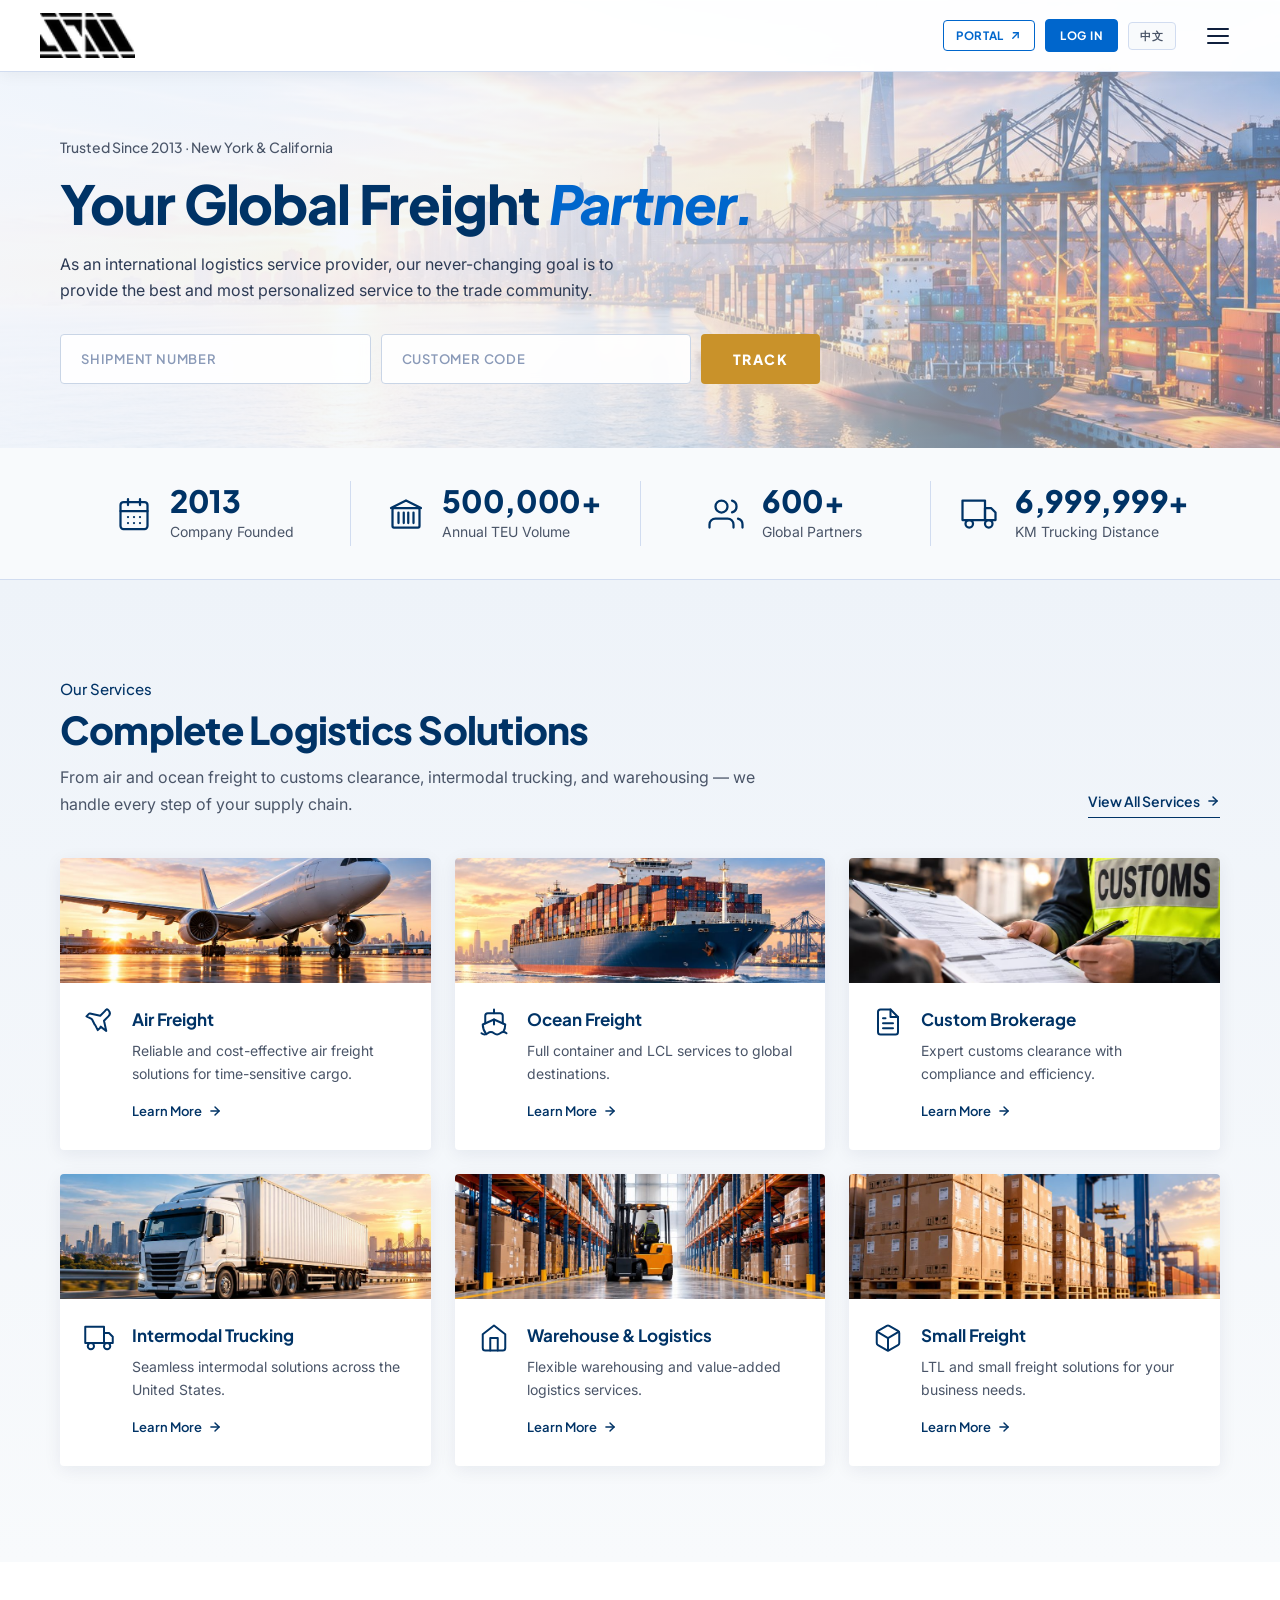
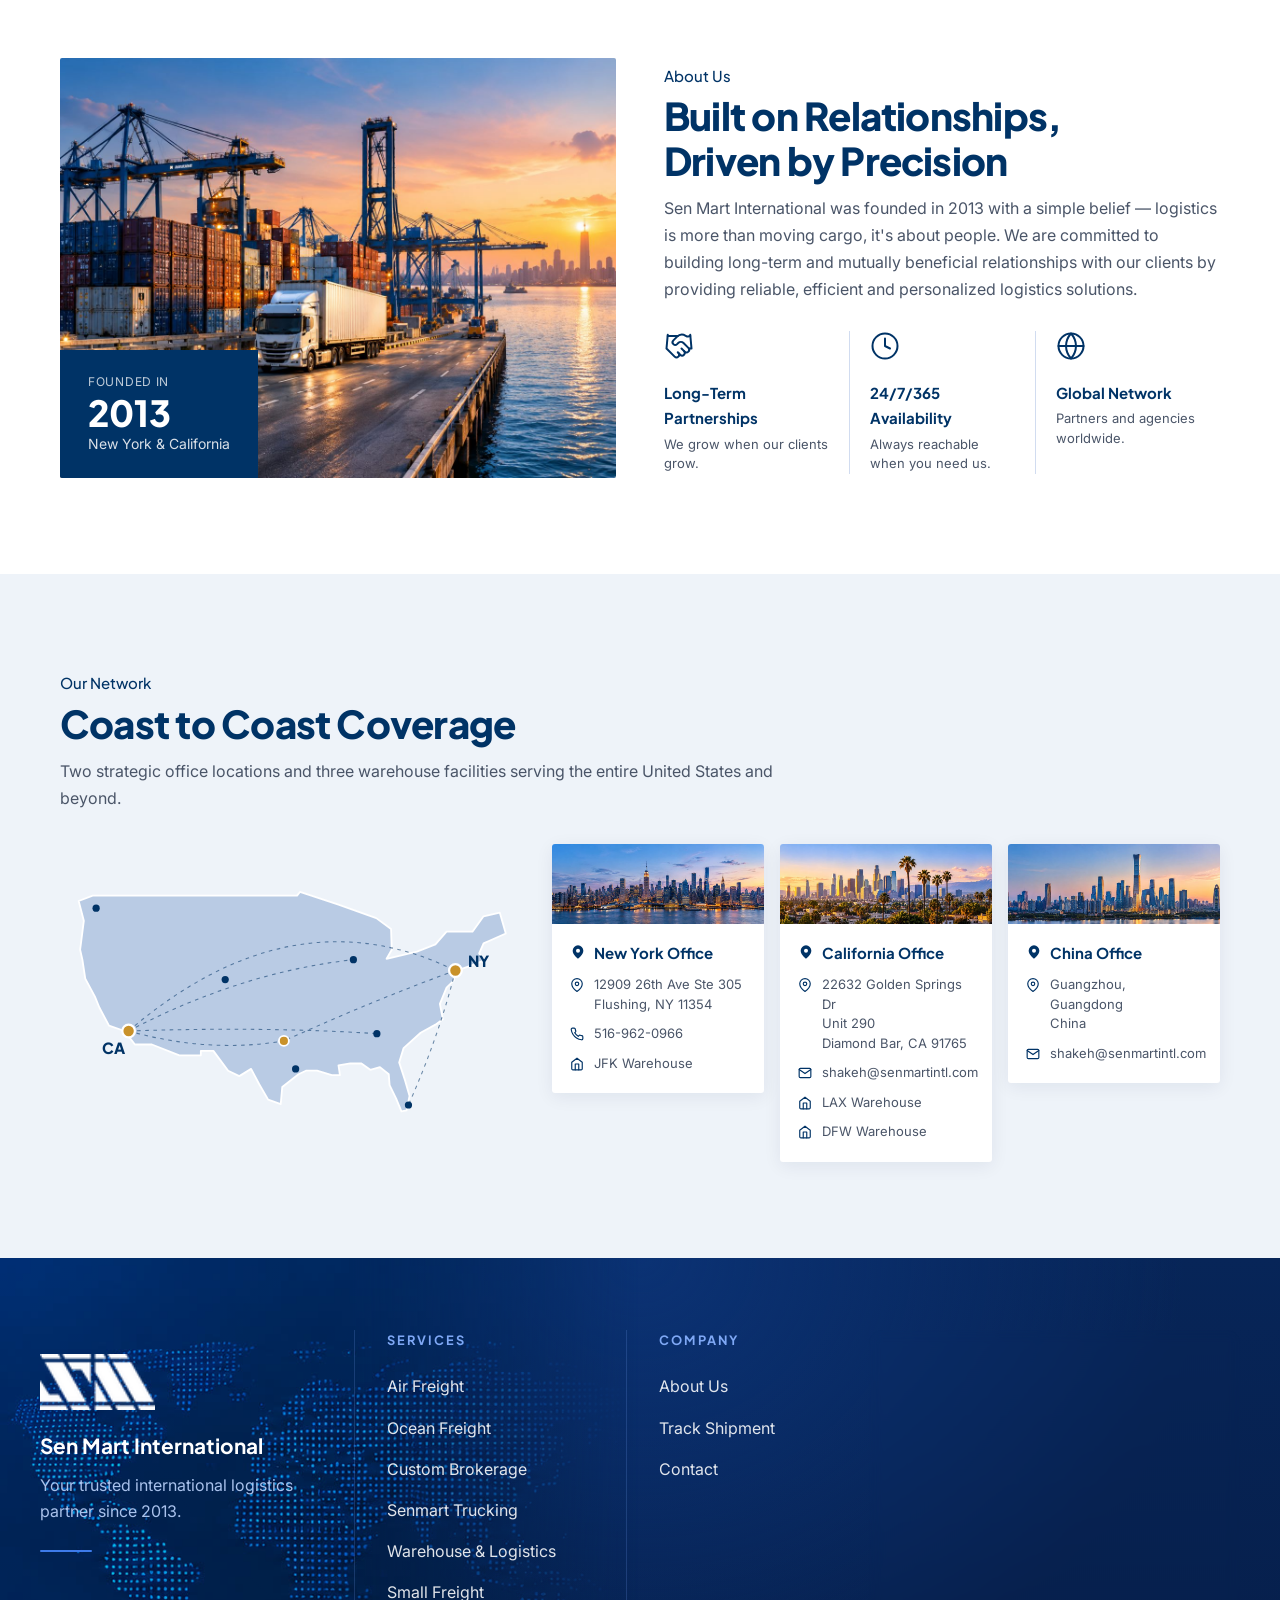
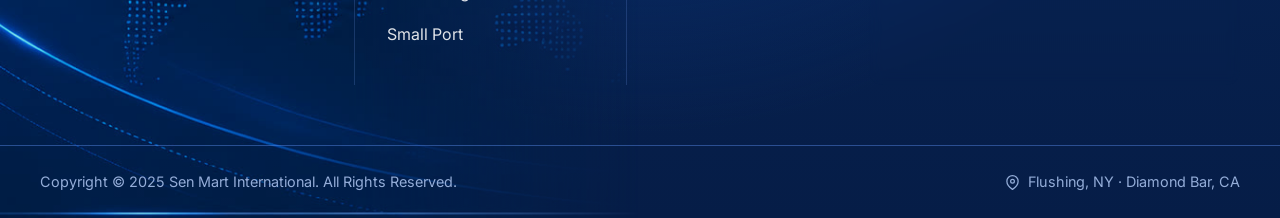
<file: index.html>
﻿<!DOCTYPE html>
<html lang="en">
<head>
  <meta charset="UTF-8" />
  <meta name="viewport" content="width=device-width, initial-scale=1.0" />
  <title>Sen Mart International — Global Logistics & Freight Forwarding</title>
  <meta name="description" content="Sen Mart International provides personalized freight forwarding, customs brokerage, intermodal trucking, and warehousing services since 2013." />
  <link rel="preconnect" href="https://fonts.googleapis.com" />
  <link rel="preconnect" href="https://fonts.gstatic.com" crossorigin />
  <link href="https://fonts.googleapis.com/css2?family=Plus+Jakarta+Sans:wght@400;500;600;700;800&family=Inter:wght@400;500;600&display=swap" rel="stylesheet" />
  <link rel="stylesheet" href="styles.css" />
</head>
<body class="inner-page">

  <nav class="nav" id="navbar">
    <div class="container nav-inner">
      <a href="index.html" class="nav-logo">
        <img src="logo.png" alt="Sen Mart International" class="nav-logo-img" />
      </a>
      <ul class="nav-links" id="navLinks">
        <li><a href="index.html" class="nav-link" data-zh="首页">HOME</a></li>
        <li><a href="freight-forwarding.html" class="nav-link" data-zh="货运代理">FREIGHT FORWARDING</a></li>
        <li><a href="custom-brokerage.html" class="nav-link" data-zh="报关行">CUSTOM BROKERAGE</a></li>
        <li><a href="senmart-trucking.html" class="nav-link" data-zh="自营车队">SENMART TRUCKING</a></li>
        <li><a href="warehouse.html" class="nav-link" data-zh="仓储">WAREHOUSE</a></li>
        <li><a href="track.html" class="nav-link" data-zh="货运追踪">TRACK</a></li>
        <li><a href="small-freight.html" class="nav-link" data-zh="小货运输">SMALL FREIGHT</a></li>
        <li><a href="small-port.html" class="nav-link">SMALL PORT</a></li>
        <li><a href="about.html" class="nav-link" data-zh="关于我们">ABOUT US</a></li>
        <li><a href="contact.html" class="nav-link" data-zh="联系我们">CONTACT</a></li>
      </ul>
      <div class="nav-actions">
        <a href="https://coolcopa0303-png.github.io/smallfreight/login/" target="_blank" rel="noopener" class="nav-portal"><span data-zh="进入后台">Portal</span> <svg width="13" height="13" viewBox="0 0 24 24" fill="none" stroke="currentColor" stroke-width="2.5" stroke-linecap="round" stroke-linejoin="round" aria-hidden="true"><path d="M7 17L17 7"/><polyline points="8 7 17 7 17 16"/></svg></a>
        <button type="button" class="nav-login" data-auth-open data-zh="登录">Log In</button>
        <button class="lang-toggle" id="langToggle" aria-label="Switch language">中文</button>
      </div>
      <button class="hamburger" id="hamburger" aria-label="Toggle navigation" aria-expanded="false">
        <span></span><span></span><span></span>
      </button>
    </div>
  </nav>

  <div class="mobile-drawer" id="mobileDrawer">
    <ul>
      <li><a href="index.html" class="mobile-nav-link" data-zh="首页">HOME</a></li>
      <li><a href="freight-forwarding.html" class="mobile-nav-link" data-zh="货运代理">FREIGHT FORWARDING</a></li>
      <li><a href="custom-brokerage.html" class="mobile-nav-link" data-zh="报关行">CUSTOM BROKERAGE</a></li>
      <li><a href="senmart-trucking.html" class="mobile-nav-link" data-zh="自营车队">SENMART TRUCKING</a></li>
      <li><a href="warehouse.html" class="mobile-nav-link" data-zh="仓储">WAREHOUSE</a></li>
      <li><a href="track.html" class="mobile-nav-link" data-zh="货运追踪">TRACK</a></li>
      <li><a href="small-freight.html" class="mobile-nav-link" data-zh="小货运输">SMALL FREIGHT</a></li>
      <li><a href="small-port.html" class="mobile-nav-link">SMALL PORT</a></li>
      <li><a href="about.html" class="mobile-nav-link" data-zh="关于我们">ABOUT US</a></li>
      <li><a href="contact.html" class="mobile-nav-link" data-zh="联系我们">CONTACT</a></li>
      <li><a href="#login" class="mobile-nav-link" data-auth-open data-zh="客户登录">CUSTOMER LOG IN</a></li>
      <li><a href="tel:5169620966" class="mobile-nav-link mobile-cta">516-962-0966</a></li>
    </ul>
  </div>

  <!-- ======================== HERO ======================== -->
  <section class="hero hm-hero" id="home">
    <div class="hero-bg">
      <img src="image/hero-port.jpg" alt="Container port with city skyline at sunset" class="hero-bg-img" />
      <div class="hero-overlay hm-hero-overlay"></div>
    </div>

    <div class="container hero-content hm-hero-content">
      <div class="hm-hero-eyebrow reveal" data-zh="自2013年起 · 纽约 &amp; 加利福尼亚">Trusted Since 2013 · New York &amp; California</div>
      <h1 class="hm-hero-title reveal" data-zh='您的全球货运<span class="hm-hero-accent">合作伙伴。</span>'>Your Global Freight <span class="hm-hero-accent">Partner.</span></h1>
      <p class="hm-hero-desc reveal" data-zh="作为国际物流服务提供商，我们始终如一的目标是为贸易界提供最优质、最个性化的服务。">As an international logistics service provider, our never-changing goal is to provide the best and most personalized service to the trade community.</p>

      <div class="hm-track reveal">
        <form class="hm-track-form" onsubmit="handleHeroTrack(event)">
          <input type="text" id="heroShipmentNumber" class="hero-track-input" placeholder="SHIPMENT NUMBER" aria-label="Shipment Number" data-zh-placeholder="货运单号" />
          <input type="text" id="heroCustomerCode" class="hero-track-input" placeholder="CUSTOMER CODE" aria-label="Customer Code" data-zh-placeholder="客户代码" />
          <button type="submit" class="hero-track-btn hm-track-btn" data-zh="追踪">TRACK</button>
        </form>
        <div id="heroTrackResult" class="sm-results sm-results--hero" aria-live="polite" hidden></div>
      </div>
    </div>
  </section>

  <!-- ======================== STATS ======================== -->
  <section class="hm-stats">
    <div class="container hm-stats-grid">
      <div class="hm-stat">
        <svg class="hm-stat-icon" width="36" height="36" viewBox="0 0 24 24" fill="none" stroke="currentColor" stroke-width="1.5" stroke-linecap="round" stroke-linejoin="round"><rect x="3" y="4" width="18" height="18" rx="2"/><line x1="16" y1="2" x2="16" y2="6"/><line x1="8" y1="2" x2="8" y2="6"/><line x1="3" y1="10" x2="21" y2="10"/><path d="M8 14h.01M12 14h.01M16 14h.01M8 18h.01M12 18h.01M16 18h.01"/></svg>
        <div>
          <div class="hm-stat-number"><span class="count-up" data-end="2013" data-plain>0</span></div>
          <div class="hm-stat-label" data-zh="公司成立">Company Founded</div>
        </div>
      </div>
      <div class="hm-stat">
        <svg class="hm-stat-icon" width="36" height="36" viewBox="0 0 24 24" fill="none" stroke="currentColor" stroke-width="1.5" stroke-linecap="round" stroke-linejoin="round"><path d="M2 8l10-5 10 5"/><rect x="3" y="8" width="18" height="13" rx="1"/><path d="M7 11v7M10.5 11v7M13.5 11v7M17 11v7"/></svg>
        <div>
          <div class="hm-stat-number"><span class="count-up" data-end="500000">0</span>+</div>
          <div class="hm-stat-label" data-zh="年集装箱运输量">Annual TEU Volume</div>
        </div>
      </div>
      <div class="hm-stat">
        <svg class="hm-stat-icon" width="36" height="36" viewBox="0 0 24 24" fill="none" stroke="currentColor" stroke-width="1.5" stroke-linecap="round" stroke-linejoin="round"><path d="M17 21v-2a4 4 0 00-4-4H5a4 4 0 00-4 4v2"/><circle cx="9" cy="7" r="4"/><path d="M23 21v-2a4 4 0 00-3-3.87"/><path d="M16 3.13a4 4 0 010 7.75"/></svg>
        <div>
          <div class="hm-stat-number"><span class="count-up" data-end="600">0</span>+</div>
          <div class="hm-stat-label" data-zh="全球合作伙伴">Global Partners</div>
        </div>
      </div>
      <div class="hm-stat">
        <svg class="hm-stat-icon" width="36" height="36" viewBox="0 0 24 24" fill="none" stroke="currentColor" stroke-width="1.5" stroke-linecap="round" stroke-linejoin="round"><rect x="1" y="3" width="15" height="13"/><polygon points="16 8 20 8 23 11 23 16 16 16 16 8"/><circle cx="5.5" cy="18.5" r="2.5"/><circle cx="18.5" cy="18.5" r="2.5"/></svg>
        <div>
          <div class="hm-stat-number"><span class="count-up" data-end="7000000">0</span>+</div>
          <div class="hm-stat-label" data-zh="卡车运送里程">KM Trucking Distance</div>
        </div>
      </div>
    </div>
  </section>

  <!-- ======================== SERVICES ======================== -->
  <section class="section hm-services" id="services">
    <div class="container">
      <div class="hm-section-head reveal">
        <div>
          <span class="hm-eyebrow" data-zh="我们的服务">Our Services</span>
          <h2 class="hm-h2" data-zh="全面物流解决方案">Complete Logistics Solutions</h2>
          <p class="hm-lead" data-zh="从空运、海运到清关、多式联运及仓储——我们负责您供应链的每一个环节。">From air and ocean freight to customs clearance, intermodal trucking, and warehousing — we handle every step of your supply chain.</p>
        </div>
        <a href="freight-forwarding.html" class="hm-link-underline"><span data-zh="查看全部服务">View All Services</span> <svg width="14" height="14" viewBox="0 0 24 24" fill="none" stroke="currentColor" stroke-width="2.5" stroke-linecap="round" stroke-linejoin="round"><line x1="5" y1="12" x2="19" y2="12"/><polyline points="12 5 19 12 12 19"/></svg></a>
      </div>

      <div class="hm-svc-grid stagger-reveal">
        <a href="freight-forwarding.html" class="hm-svc-card">
          <div class="hm-svc-img"><img src="image/svc-air.jpg" alt="Cargo plane on the runway at sunset" loading="lazy" /></div>
          <div class="hm-svc-body">
            <svg class="hm-svc-icon" width="30" height="30" viewBox="0 0 24 24" fill="none" stroke="currentColor" stroke-width="1.6" stroke-linecap="round" stroke-linejoin="round"><path d="M17.8 19.2L16 11l3.5-3.5C21 6 21 4 19.5 2.5S18 2 16.5 3.5L13 7 4.8 5.2a1 1 0 00-.9.3L2 7.5l4 2 .5.5 2 4 .5.5 2 4 2-1.9a1 1 0 00.3-.9z"/></svg>
            <div>
              <h3 class="hm-svc-title" data-zh="空运">Air Freight</h3>
              <p class="hm-svc-desc" data-zh="经济可靠的空运服务，专为时效性货物打造。">Reliable and cost-effective air freight solutions for time-sensitive cargo.</p>
              <span class="hm-svc-link"><span data-zh="了解详情">Learn More</span> <svg width="14" height="14" viewBox="0 0 24 24" fill="none" stroke="currentColor" stroke-width="2.5" stroke-linecap="round" stroke-linejoin="round"><line x1="5" y1="12" x2="19" y2="12"/><polyline points="12 5 19 12 12 19"/></svg></span>
            </div>
          </div>
        </a>

        <a href="freight-forwarding.html" class="hm-svc-card">
          <div class="hm-svc-img"><img src="image/svc-ocean.jpg" alt="Container ship at sea" loading="lazy" /></div>
          <div class="hm-svc-body">
            <svg class="hm-svc-icon" width="30" height="30" viewBox="0 0 24 24" fill="none" stroke="currentColor" stroke-width="1.6" stroke-linecap="round" stroke-linejoin="round"><path d="M2 21c.6.5 1.2 1 2.5 1 2.5 0 2.5-2 5-2 1.3 0 1.9.5 2.5 1 .6.5 1.2 1 2.5 1 2.5 0 2.5-2 5-2 1.3 0 1.9.5 2.5 1"/><path d="M19.38 20A11.6 11.6 0 0021 14l-9-4-9 4c0 2.9.94 5.34 2.81 7.76"/><path d="M19 13V7a2 2 0 00-2-2H7a2 2 0 00-2 2v6"/><path d="M12 10v4M12 2v3"/></svg>
            <div>
              <h3 class="hm-svc-title" data-zh="海运">Ocean Freight</h3>
              <p class="hm-svc-desc" data-zh="整箱及拼箱服务，通达全球各大目的港。">Full container and LCL services to global destinations.</p>
              <span class="hm-svc-link"><span data-zh="了解详情">Learn More</span> <svg width="14" height="14" viewBox="0 0 24 24" fill="none" stroke="currentColor" stroke-width="2.5" stroke-linecap="round" stroke-linejoin="round"><line x1="5" y1="12" x2="19" y2="12"/><polyline points="12 5 19 12 12 19"/></svg></span>
            </div>
          </div>
        </a>

        <a href="custom-brokerage.html" class="hm-svc-card">
          <div class="hm-svc-img"><img src="image/svc-customs.jpg" alt="Customs officer reviewing documents" loading="lazy" /></div>
          <div class="hm-svc-body">
            <svg class="hm-svc-icon" width="30" height="30" viewBox="0 0 24 24" fill="none" stroke="currentColor" stroke-width="1.6" stroke-linecap="round" stroke-linejoin="round"><path d="M14 2H6a2 2 0 00-2 2v16a2 2 0 002 2h12a2 2 0 002-2V8z"/><polyline points="14 2 14 8 20 8"/><line x1="16" y1="13" x2="8" y2="13"/><line x1="16" y1="17" x2="8" y2="17"/><line x1="10" y1="9" x2="8" y2="9"/></svg>
            <div>
              <h3 class="hm-svc-title" data-zh="报关行">Custom Brokerage</h3>
              <p class="hm-svc-desc" data-zh="专业清关服务，合规高效。">Expert customs clearance with compliance and efficiency.</p>
              <span class="hm-svc-link"><span data-zh="了解详情">Learn More</span> <svg width="14" height="14" viewBox="0 0 24 24" fill="none" stroke="currentColor" stroke-width="2.5" stroke-linecap="round" stroke-linejoin="round"><line x1="5" y1="12" x2="19" y2="12"/><polyline points="12 5 19 12 12 19"/></svg></span>
            </div>
          </div>
        </a>

        <a href="senmart-trucking.html" class="hm-svc-card">
          <div class="hm-svc-img"><img src="image/svc-intermodal.jpg" alt="Container truck on the highway" loading="lazy" /></div>
          <div class="hm-svc-body">
            <svg class="hm-svc-icon" width="30" height="30" viewBox="0 0 24 24" fill="none" stroke="currentColor" stroke-width="1.6" stroke-linecap="round" stroke-linejoin="round"><rect x="1" y="3" width="15" height="13"/><polygon points="16 8 20 8 23 11 23 16 16 16 16 8"/><circle cx="5.5" cy="18.5" r="2.5"/><circle cx="18.5" cy="18.5" r="2.5"/></svg>
            <div>
              <h3 class="hm-svc-title" data-zh="多式联运">Intermodal Trucking</h3>
              <p class="hm-svc-desc" data-zh="覆盖美国全境的无缝多式联运方案。">Seamless intermodal solutions across the United States.</p>
              <span class="hm-svc-link"><span data-zh="了解详情">Learn More</span> <svg width="14" height="14" viewBox="0 0 24 24" fill="none" stroke="currentColor" stroke-width="2.5" stroke-linecap="round" stroke-linejoin="round"><line x1="5" y1="12" x2="19" y2="12"/><polyline points="12 5 19 12 12 19"/></svg></span>
            </div>
          </div>
        </a>

        <a href="warehouse.html" class="hm-svc-card">
          <div class="hm-svc-img"><img src="image/svc-warehouse.jpg" alt="Forklift in a warehouse aisle" loading="lazy" /></div>
          <div class="hm-svc-body">
            <svg class="hm-svc-icon" width="30" height="30" viewBox="0 0 24 24" fill="none" stroke="currentColor" stroke-width="1.6" stroke-linecap="round" stroke-linejoin="round"><path d="M3 9l9-7 9 7v11a2 2 0 01-2 2H5a2 2 0 01-2-2z"/><polyline points="9 22 9 12 15 12 15 22"/></svg>
            <div>
              <h3 class="hm-svc-title" data-zh="仓储与物流">Warehouse &amp; Logistics</h3>
              <p class="hm-svc-desc" data-zh="灵活的仓储服务及增值物流服务。">Flexible warehousing and value-added logistics services.</p>
              <span class="hm-svc-link"><span data-zh="了解详情">Learn More</span> <svg width="14" height="14" viewBox="0 0 24 24" fill="none" stroke="currentColor" stroke-width="2.5" stroke-linecap="round" stroke-linejoin="round"><line x1="5" y1="12" x2="19" y2="12"/><polyline points="12 5 19 12 12 19"/></svg></span>
            </div>
          </div>
        </a>

        <a href="small-freight.html" class="hm-svc-card">
          <div class="hm-svc-img"><img src="image/svc-small-freight.jpg" alt="Palletized boxes at a port terminal" loading="lazy" /></div>
          <div class="hm-svc-body">
            <svg class="hm-svc-icon" width="30" height="30" viewBox="0 0 24 24" fill="none" stroke="currentColor" stroke-width="1.6" stroke-linecap="round" stroke-linejoin="round"><path d="M21 16V8a2 2 0 00-1-1.73l-7-4a2 2 0 00-2 0l-7 4A2 2 0 003 8v8a2 2 0 001 1.73l7 4a2 2 0 002 0l7-4A2 2 0 0021 16z"/><polyline points="3.27 6.96 12 12.01 20.73 6.96"/><line x1="12" y1="22.08" x2="12" y2="12"/></svg>
            <div>
              <h3 class="hm-svc-title" data-zh="小货运输">Small Freight</h3>
              <p class="hm-svc-desc" data-zh="为您的业务提供零担及小货运输方案。">LTL and small freight solutions for your business needs.</p>
              <span class="hm-svc-link"><span data-zh="了解详情">Learn More</span> <svg width="14" height="14" viewBox="0 0 24 24" fill="none" stroke="currentColor" stroke-width="2.5" stroke-linecap="round" stroke-linejoin="round"><line x1="5" y1="12" x2="19" y2="12"/><polyline points="12 5 19 12 12 19"/></svg></span>
            </div>
          </div>
        </a>
      </div>
    </div>
  </section>

  <!-- ======================== ABOUT ======================== -->
  <section class="section hm-about">
    <div class="container hm-about-grid">
      <div class="hm-about-visual reveal">
        <img src="image/about-port-truck.jpg" alt="Truck driving past gantry cranes at a container port" loading="lazy" />
        <div class="hm-about-badge">
          <span class="hm-about-badge-kicker" data-zh="成立于">Founded in</span>
          <span class="hm-about-badge-year">2013</span>
          <span class="hm-about-badge-place" data-zh="纽约 &amp; 加利福尼亚">New York &amp; California</span>
        </div>
      </div>

      <div class="hm-about-text">
        <span class="hm-eyebrow reveal" data-zh="关于我们">About Us</span>
        <h2 class="hm-h2 reveal" data-zh="以信任为基础，<br />以精准为驱动">Built on Relationships,<br />Driven by Precision</h2>
        <p class="hm-lead reveal" data-zh="Sen Mart International 成立于2013年，秉持一个简单的信念——物流不仅是运输货物，更关乎人。我们致力于提供可靠、高效、个性化的物流解决方案，与客户建立长期互利的合作关系。">Sen Mart International was founded in 2013 with a simple belief — logistics is more than moving cargo, it's about people. We are committed to building long-term and mutually beneficial relationships with our clients by providing reliable, efficient and personalized logistics solutions.</p>

        <div class="hm-values stagger-reveal">
          <div class="hm-value">
            <svg width="30" height="30" viewBox="0 0 24 24" fill="none" stroke="currentColor" stroke-width="1.6" stroke-linecap="round" stroke-linejoin="round"><path d="M11 17l2 2a1 1 0 003-3"/><path d="M14 14l2.5 2.5a1 1 0 003-3l-3.88-3.88a3 3 0 00-4.24 0l-.88.88a1 1 0 11-3-3l2.81-2.81a5.79 5.79 0 017.06-.87l.47.28a2 2 0 001.42.25L21 4"/><path d="M21 3l1 11h-2"/><path d="M3 3L2 14l6.5 6.5a1 1 0 003-3"/><path d="M3 4h8"/></svg>
            <div class="hm-value-title" data-zh="长期合作伙伴关系">Long-Term Partnerships</div>
            <div class="hm-value-desc" data-zh="客户成长，我们共同成长。">We grow when our clients grow.</div>
          </div>
          <div class="hm-value">
            <svg width="30" height="30" viewBox="0 0 24 24" fill="none" stroke="currentColor" stroke-width="1.6" stroke-linecap="round" stroke-linejoin="round"><circle cx="12" cy="12" r="10"/><polyline points="12 6 12 12 16 14"/></svg>
            <div class="hm-value-title" data-zh="全年无休">24/7/365 Availability</div>
            <div class="hm-value-desc" data-zh="随时随地为您提供支持。">Always reachable when you need us.</div>
          </div>
          <div class="hm-value">
            <svg width="30" height="30" viewBox="0 0 24 24" fill="none" stroke="currentColor" stroke-width="1.6" stroke-linecap="round" stroke-linejoin="round"><circle cx="12" cy="12" r="10"/><line x1="2" y1="12" x2="22" y2="12"/><path d="M12 2a15.3 15.3 0 014 10 15.3 15.3 0 01-4 10 15.3 15.3 0 01-4-10 15.3 15.3 0 014-10z"/></svg>
            <div class="hm-value-title" data-zh="全球网络">Global Network</div>
            <div class="hm-value-desc" data-zh="遍布全球的合作伙伴与代理。">Partners and agencies worldwide.</div>
          </div>
        </div>
      </div>
    </div>
  </section>

  <!-- ======================== NETWORK ======================== -->
  <section class="section hm-network">
    <div class="container">
      <div class="reveal">
        <span class="hm-eyebrow" data-zh="我们的网络">Our Network</span>
        <h2 class="hm-h2" data-zh="美国东西海岸全覆盖">Coast to Coast Coverage</h2>
        <p class="hm-lead" data-zh="两个战略办公室及三个仓储设施，服务覆盖美国全境及全球。">Two strategic office locations and three warehouse facilities serving the entire United States and beyond.</p>
      </div>

      <div class="hm-network-grid">
        <div class="hm-map reveal" aria-hidden="true">
          <svg viewBox="0 0 510 280" role="img">
            <path class="hm-map-land" d="M20.7 31.0 L36.2 25.0 L262.6 25.0 L265.8 21.0 L308.5 35.0 L350.3 50.0 L366.7 62.0 L367.5 85.0 L361.8 95.0 L395.4 87.0 L415.9 79.0 L428.2 65.0 L456.9 65.0 L469.2 48.0 L487.2 44.0 L493.8 67.0 L469.2 78.0 L464.3 89.0 L469.2 97.0 L456.9 102.0 L437.2 109.0 L436.4 119.0 L428.2 127.0 L420.8 145.0 L424.1 162.0 L415.9 168.0 L399.5 177.0 L380.6 194.0 L375.7 210.0 L382.3 230.0 L387.2 247.0 L383.9 263.0 L378.2 264.0 L372.4 250.0 L365.1 235.0 L364.2 223.0 L354.4 215.0 L343.7 218.0 L333.9 211.0 L321.6 211.0 L308.5 213.0 L310.1 224.0 L301.1 224.0 L284.7 219.0 L272.4 219.0 L264.2 223.0 L246.2 237.0 L244.5 256.0 L230.6 251.0 L220.7 234.0 L211.7 217.0 L198.6 225.0 L186.3 219.0 L169.9 197.0 L156.0 197.0 L156.0 202.0 L132.2 202.0 L101.8 190.0 L83.0 190.0 L71.5 175.0 L54.3 169.0 L43.6 149.0 L38.7 137.0 L28.0 117.0 L24.8 96.0 L22.3 85.0 L26.4 53.0 Z" />
            <g class="hm-map-routes">
              <path d="M76 175 Q 257 20 438 108" />
              <path d="M76 175 Q 200 110 325 96" />
              <path d="M76 175 Q 165 200 248 186" />
              <path d="M76 175 Q 230 170 351 178" />
              <path d="M438 108 Q 350 140 248 186" />
              <path d="M438 108 Q 420 180 386 257" />
            </g>
            <g class="hm-map-hubs">
              <circle cx="325" cy="96" r="4" /><circle cx="351" cy="178" r="4" /><circle cx="386" cy="257" r="4" />
              <circle cx="261" cy="217" r="4" /><circle cx="183" cy="118" r="4" /><circle cx="40" cy="39" r="4" />
            </g>
            <g class="hm-map-wh"><circle cx="248" cy="186" r="5.5" /></g>
            <g class="hm-map-office">
              <circle cx="438" cy="108" r="7" /><circle cx="76" cy="175" r="7" />
            </g>
            <text x="452" y="104" class="hm-map-label">NY</text>
            <text x="46" y="200" class="hm-map-label">CA</text>
          </svg>
        </div>

        <div class="hm-offices stagger-reveal">
          <div class="hm-office">
            <img src="image/office-ny.jpg" alt="New York skyline" loading="lazy" />
            <div class="hm-office-body">
              <div class="hm-office-name"><svg width="16" height="16" viewBox="0 0 24 24" fill="currentColor"><path d="M12 2a8 8 0 00-8 8c0 6 8 12 8 12s8-6 8-12a8 8 0 00-8-8zm0 11a3 3 0 110-6 3 3 0 010 6z"/></svg><span data-zh="纽约办公室">New York Office</span></div>
              <div class="hm-office-row"><svg width="14" height="14" viewBox="0 0 24 24" fill="none" stroke="currentColor" stroke-width="2" stroke-linecap="round" stroke-linejoin="round"><path d="M21 10c0 7-9 13-9 13s-9-6-9-13a9 9 0 0118 0z"/><circle cx="12" cy="10" r="3"/></svg><span>12909 26th Ave Ste 305<br />Flushing, NY 11354</span></div>
              <a href="tel:5169620966" class="hm-office-row"><svg width="14" height="14" viewBox="0 0 24 24" fill="none" stroke="currentColor" stroke-width="2" stroke-linecap="round" stroke-linejoin="round"><path d="M22 16.92v3a2 2 0 01-2.18 2 19.79 19.79 0 01-8.63-3.07 19.5 19.5 0 01-6-6 19.79 19.79 0 01-3.07-8.67A2 2 0 014.11 2h3a2 2 0 012 1.72 12.84 12.84 0 00.7 2.81 2 2 0 01-.45 2.11L8.09 9.91a16 16 0 006 6l1.27-1.27a2 2 0 012.11-.45 12.84 12.84 0 002.81.7A2 2 0 0122 16.92z"/></svg><span>516-962-0966</span></a>
              <div class="hm-office-row"><svg width="14" height="14" viewBox="0 0 24 24" fill="none" stroke="currentColor" stroke-width="2" stroke-linecap="round" stroke-linejoin="round"><path d="M3 9l9-7 9 7v11a2 2 0 01-2 2H5a2 2 0 01-2-2z"/><polyline points="9 22 9 12 15 12 15 22"/></svg><span data-zh="JFK 仓库">JFK Warehouse</span></div>
            </div>
          </div>

          <div class="hm-office">
            <img src="image/office-ca.jpg" alt="Los Angeles skyline" loading="lazy" />
            <div class="hm-office-body">
              <div class="hm-office-name"><svg width="16" height="16" viewBox="0 0 24 24" fill="currentColor"><path d="M12 2a8 8 0 00-8 8c0 6 8 12 8 12s8-6 8-12a8 8 0 00-8-8zm0 11a3 3 0 110-6 3 3 0 010 6z"/></svg><span data-zh="加利福尼亚办公室">California Office</span></div>
              <div class="hm-office-row"><svg width="14" height="14" viewBox="0 0 24 24" fill="none" stroke="currentColor" stroke-width="2" stroke-linecap="round" stroke-linejoin="round"><path d="M21 10c0 7-9 13-9 13s-9-6-9-13a9 9 0 0118 0z"/><circle cx="12" cy="10" r="3"/></svg><span>22632 Golden Springs Dr<br />Unit 290<br />Diamond Bar, CA 91765</span></div>
              <a href="mailto:shakeh@senmartintl.com" class="hm-office-row"><svg width="14" height="14" viewBox="0 0 24 24" fill="none" stroke="currentColor" stroke-width="2" stroke-linecap="round" stroke-linejoin="round"><path d="M4 4h16c1.1 0 2 .9 2 2v12c0 1.1-.9 2-2 2H4c-1.1 0-2-.9-2-2V6c0-1.1.9-2 2-2z"/><polyline points="22,6 12,13 2,6"/></svg><span>shakeh@senmartintl.com</span></a>
              <div class="hm-office-row"><svg width="14" height="14" viewBox="0 0 24 24" fill="none" stroke="currentColor" stroke-width="2" stroke-linecap="round" stroke-linejoin="round"><path d="M3 9l9-7 9 7v11a2 2 0 01-2 2H5a2 2 0 01-2-2z"/><polyline points="9 22 9 12 15 12 15 22"/></svg><span data-zh="LAX 仓库">LAX Warehouse</span></div>
              <div class="hm-office-row"><svg width="14" height="14" viewBox="0 0 24 24" fill="none" stroke="currentColor" stroke-width="2" stroke-linecap="round" stroke-linejoin="round"><path d="M3 9l9-7 9 7v11a2 2 0 01-2 2H5a2 2 0 01-2-2z"/><polyline points="9 22 9 12 15 12 15 22"/></svg><span data-zh="DFW 仓库">DFW Warehouse</span></div>
            </div>
          </div>

          <div class="hm-office">
            <img src="image/office-china.jpg" alt="China city skyline" loading="lazy" />
            <div class="hm-office-body">
              <div class="hm-office-name"><svg width="16" height="16" viewBox="0 0 24 24" fill="currentColor"><path d="M12 2a8 8 0 00-8 8c0 6 8 12 8 12s8-6 8-12a8 8 0 00-8-8zm0 11a3 3 0 110-6 3 3 0 010 6z"/></svg><span data-zh="中国办公室">China Office</span></div>
              <div class="hm-office-row"><svg width="14" height="14" viewBox="0 0 24 24" fill="none" stroke="currentColor" stroke-width="2" stroke-linecap="round" stroke-linejoin="round"><path d="M21 10c0 7-9 13-9 13s-9-6-9-13a9 9 0 0118 0z"/><circle cx="12" cy="10" r="3"/></svg><span data-zh="广东省广州市<br />中国">Guangzhou, Guangdong<br />China</span></div>
              <a href="mailto:shakeh@senmartintl.com" class="hm-office-row"><svg width="14" height="14" viewBox="0 0 24 24" fill="none" stroke="currentColor" stroke-width="2" stroke-linecap="round" stroke-linejoin="round"><path d="M4 4h16c1.1 0 2 .9 2 2v12c0 1.1-.9 2-2 2H4c-1.1 0-2-.9-2-2V6c0-1.1.9-2 2-2z"/><polyline points="22,6 12,13 2,6"/></svg><span>shakeh@senmartintl.com</span></a>
            </div>
          </div>
        </div>
      </div>
    </div>
  </section>

  <!-- ======================== FOOTER ======================== -->
  <footer class="footer site-footer">
    <div class="container">
      <div class="sft-top">
        <div class="sft-brand">
          <a href="index.html" class="sft-logo"><img src="logo.png" alt="Sen Mart International" /></a>
          <b class="sft-name">Sen Mart International</b>
          <p class="sft-tagline" data-zh="自2013年起，您值得信赖的国际物流合作伙伴。">Your trusted international logistics partner since 2013.</p>
          <span class="sft-rule" aria-hidden="true"></span>
        </div>
        <div class="sft-col">
          <div class="sft-title" data-zh="服务">Services</div>
          <ul>
            <li><a href="freight-forwarding.html" data-zh="空运">Air Freight</a></li>
            <li><a href="freight-forwarding.html" data-zh="海运">Ocean Freight</a></li>
            <li><a href="custom-brokerage.html" data-zh="报关行">Custom Brokerage</a></li>
            <li><a href="senmart-trucking.html" data-zh="自营车队">Senmart Trucking</a></li>
            <li><a href="warehouse.html" data-zh="仓储与物流">Warehouse &amp; Logistics</a></li>
            <li><a href="small-freight.html" data-zh="小货运输">Small Freight</a></li>
            <li><a href="small-port.html">Small Port</a></li>
          </ul>
        </div>
        <div class="sft-col">
          <div class="sft-title" data-zh="公司">Company</div>
          <ul>
            <li><a href="about.html" data-zh="关于我们">About Us</a></li>
            <li><a href="track.html" data-zh="货运追踪">Track Shipment</a></li>
            <li><a href="contact.html" data-zh="联系我们">Contact</a></li>
          </ul>
        </div>
        <div class="sft-card">
          <div class="sft-title" data-zh="地址 / 联系方式">Locations / Contact</div>
          <ul>
            <li><span class="sft-ico"><svg width="18" height="18" viewBox="0 0 24 24" fill="currentColor" aria-hidden="true"><path d="M12 2a7 7 0 00-7 7c0 5.25 7 13 7 13s7-7.75 7-13a7 7 0 00-7-7zm0 9.5A2.5 2.5 0 1112 6.5a2.5 2.5 0 010 5z"/></svg></span><span>12909 26th Ave Ste 305<br />Flushing, NY 11354</span></li>
            <li><span class="sft-ico"><svg width="18" height="18" viewBox="0 0 24 24" fill="currentColor" aria-hidden="true"><path d="M6.6 10.8a15.1 15.1 0 006.6 6.6l2.2-2.2a1 1 0 011-.25 11.4 11.4 0 003.6.57 1 1 0 011 1V20a1 1 0 01-1 1A17 17 0 013 4a1 1 0 011-1h3.5a1 1 0 011 1c0 1.25.2 2.45.57 3.57a1 1 0 01-.25 1z"/></svg></span><a href="tel:5169620966">516-962-0966</a></li>
            <li><span class="sft-ico"><svg width="18" height="18" viewBox="0 0 24 24" fill="currentColor" aria-hidden="true"><path d="M19 8H5a3 3 0 00-3 3v6h4v4h12v-4h4v-6a3 3 0 00-3-3zm-3 11H8v-5h8v5zm3-7a1 1 0 110-2 1 1 0 010 2zM18 3H6v4h12V3z"/></svg></span><a href="tel:7187322465"><span>718-732-2465</span> <span data-zh="（传真）">(Fax)</span></a></li>
            <li><span class="sft-ico"><svg width="18" height="18" viewBox="0 0 24 24" fill="currentColor" aria-hidden="true"><path d="M20 4H4a2 2 0 00-2 2v12a2 2 0 002 2h16a2 2 0 002-2V6a2 2 0 00-2-2zm0 4l-8 5-8-5V6l8 5 8-5v2z"/></svg></span><a href="mailto:shakeh@senmartintl.com">shakeh@senmartintl.com</a></li>
          </ul>
        </div>
      </div>
    </div>
    <div class="sft-bottom">
      <div class="container sft-bottom-inner">
        <p data-zh="版权所有 &copy; 2025 Sen Mart International。保留所有权利。">Copyright &copy; 2025 Sen Mart International. All Rights Reserved.</p>
        <p class="sft-places"><svg width="15" height="15" viewBox="0 0 24 24" fill="none" stroke="currentColor" stroke-width="2" stroke-linecap="round" stroke-linejoin="round" aria-hidden="true"><path d="M21 10c0 7-9 13-9 13s-9-6-9-13a9 9 0 0118 0z"/><circle cx="12" cy="10" r="3"/></svg>Flushing, NY · Diamond Bar, CA</p>
      </div>
    </div>
  </footer>

  <script src="main.js"></script>
  <script src="auth.js"></script>
</body>
</html>
</file>
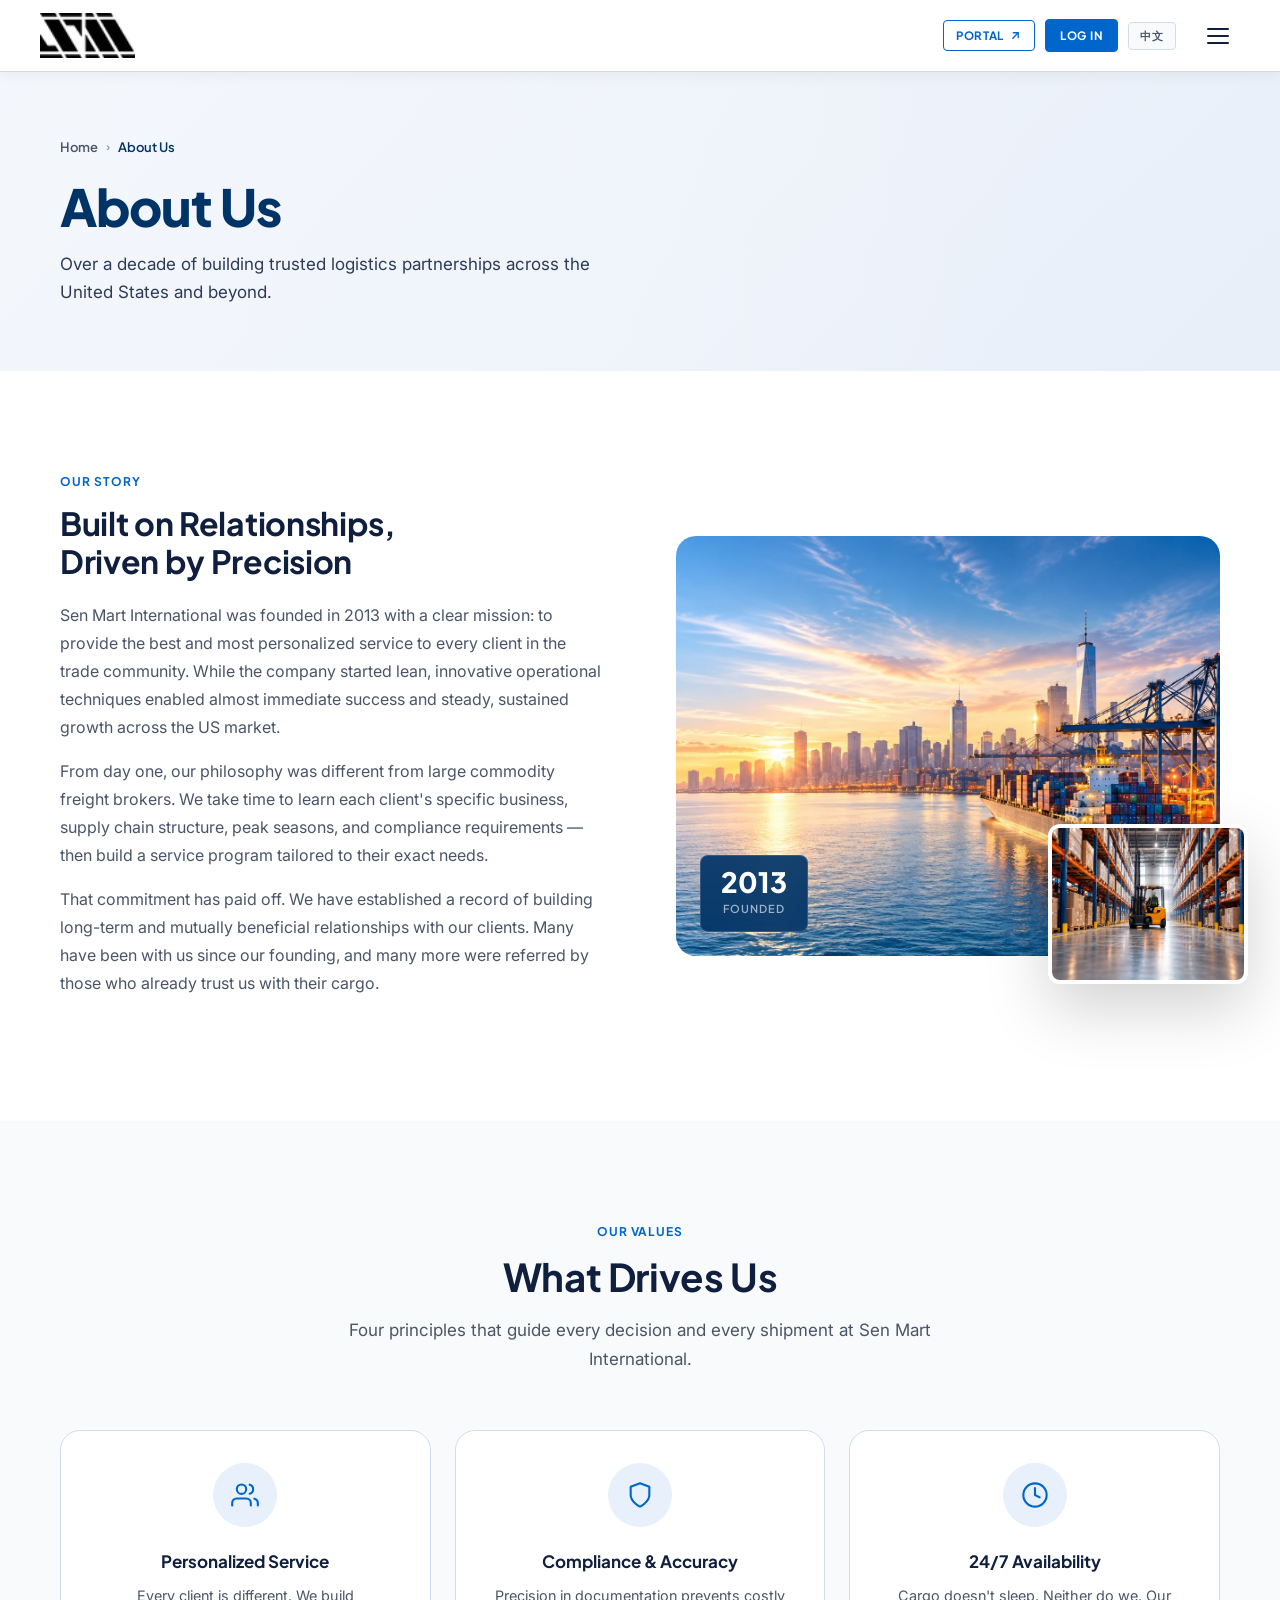
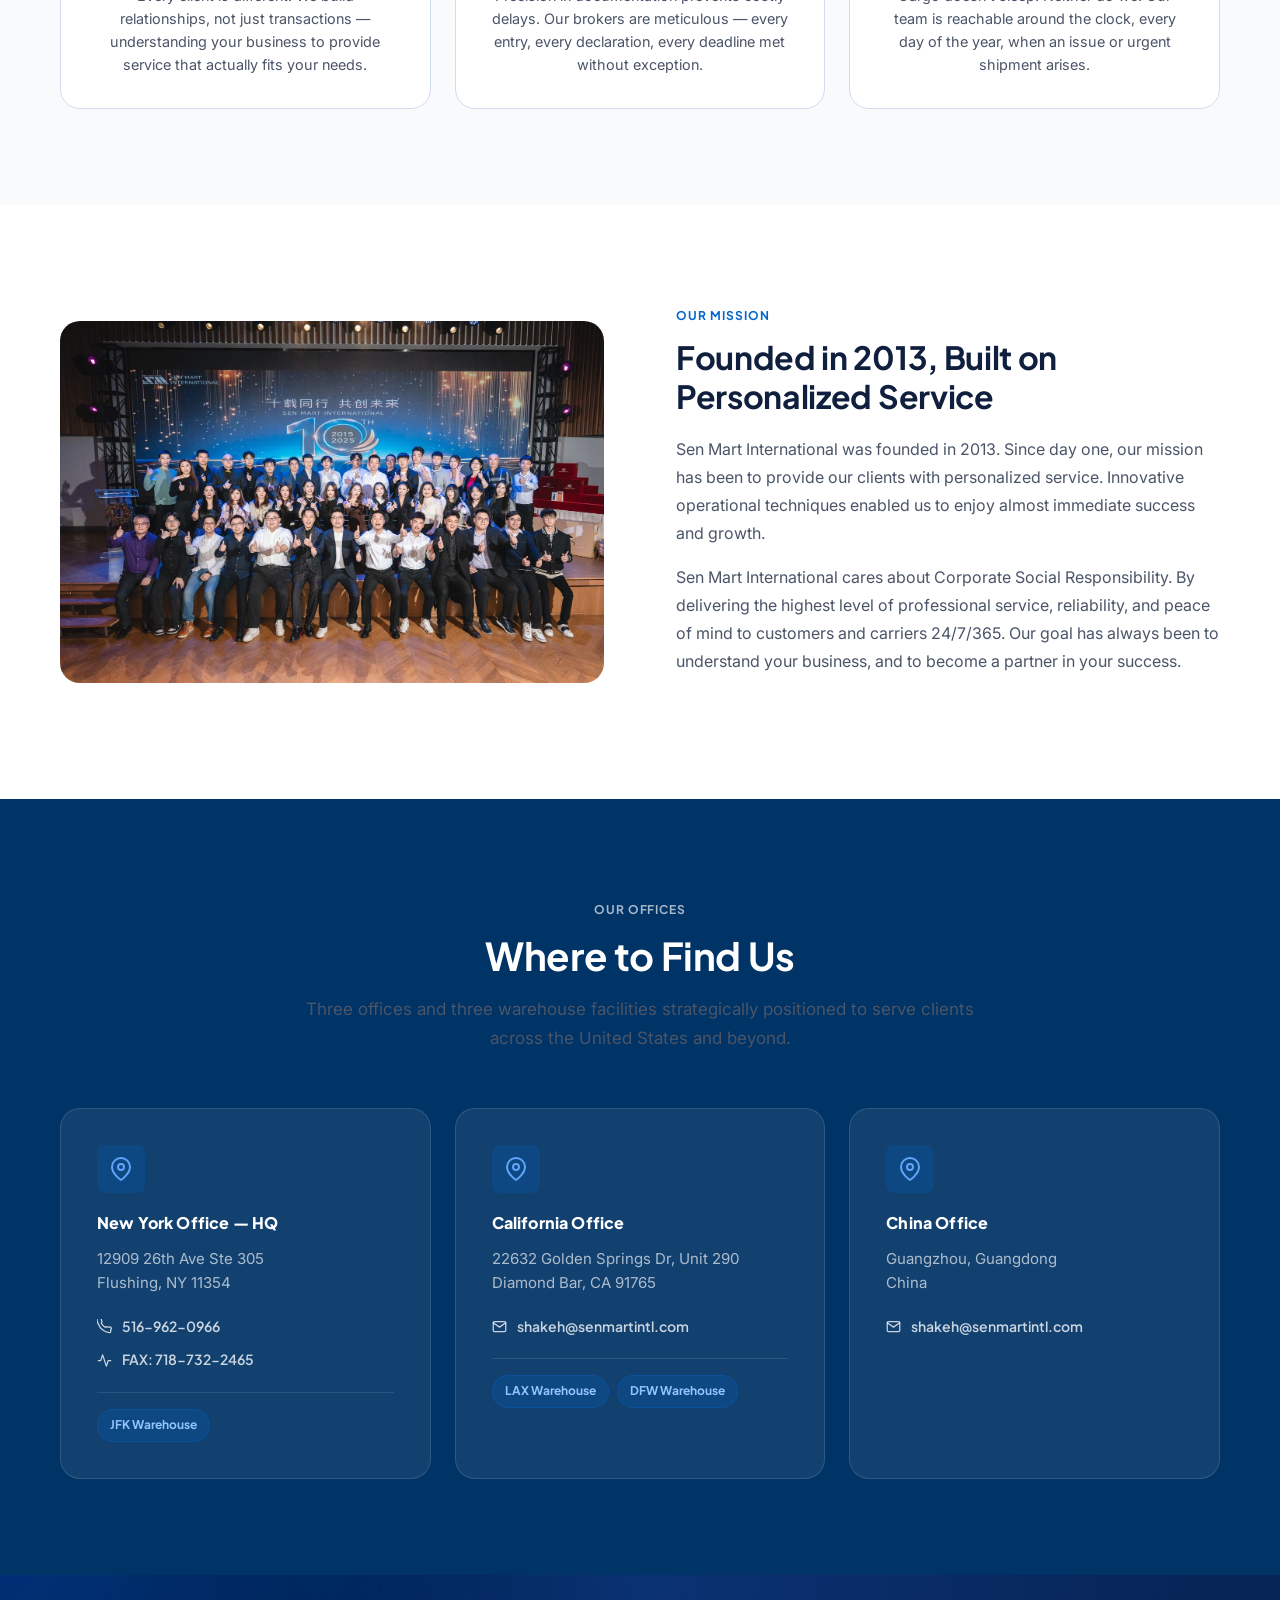
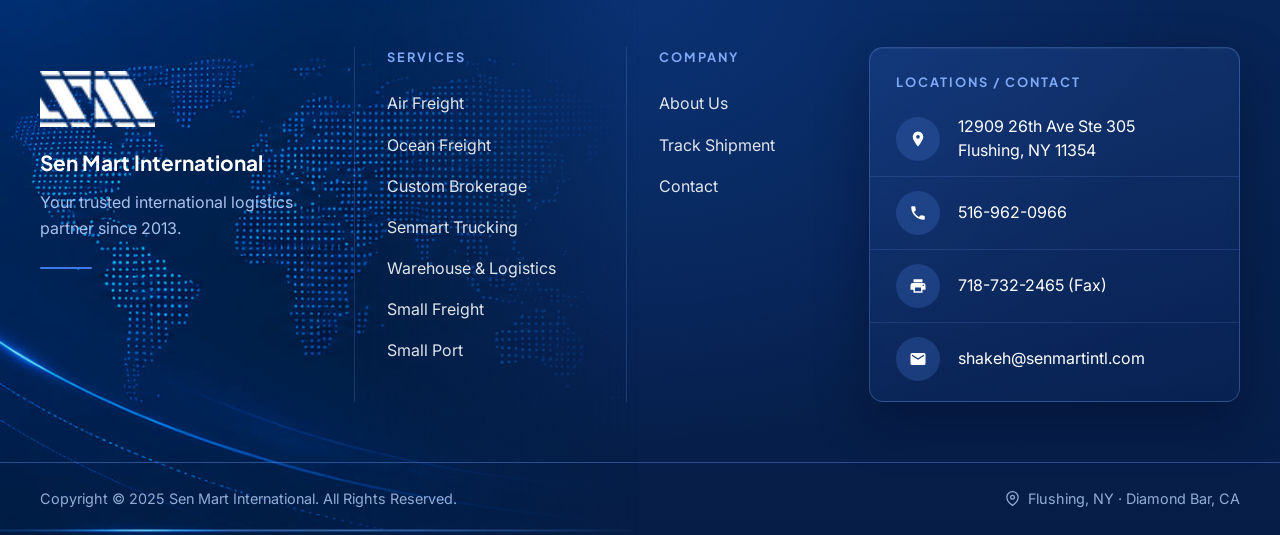
<file: about.html>
﻿<!DOCTYPE html>
<html lang="en">
<head>
  <meta charset="UTF-8" />
  <meta name="viewport" content="width=device-width, initial-scale=1.0" />
  <title>About Us — Sen Mart International</title>
  <meta name="description" content="Sen Mart International — founded 2013. A personalized international freight forwarding company with offices in New York and California." />
  <link rel="preconnect" href="https://fonts.googleapis.com" />
  <link rel="preconnect" href="https://fonts.gstatic.com" crossorigin />
  <link href="https://fonts.googleapis.com/css2?family=Plus+Jakarta+Sans:wght@400;500;600;700;800&family=Inter:wght@400;500;600&display=swap" rel="stylesheet" />
  <link rel="stylesheet" href="styles.css" />
</head>
<body class="inner-page">

  <div class="scroll-progress" id="scrollProgress"></div>

  <nav class="nav" id="navbar">
    <div class="container nav-inner">
      <a href="index.html" class="nav-logo">
        <img src="logo.png" alt="Sen Mart International" class="nav-logo-img" />
      </a>
      <ul class="nav-links" id="navLinks">
        <li><a href="index.html" class="nav-link" data-zh="首页">HOME</a></li>
        <li><a href="freight-forwarding.html" class="nav-link" data-zh="货运代理">FREIGHT FORWARDING</a></li>
        <li><a href="custom-brokerage.html" class="nav-link" data-zh="报关行">CUSTOM BROKERAGE</a></li>
        <li><a href="senmart-trucking.html" class="nav-link" data-zh="自营车队">SENMART TRUCKING</a></li>
        <li><a href="warehouse.html" class="nav-link" data-zh="仓储">WAREHOUSE</a></li>
        <li><a href="track.html" class="nav-link" data-zh="货运追踪">TRACK</a></li>
        <li><a href="small-freight.html" class="nav-link" data-zh="小货运输">SMALL FREIGHT</a></li>
        <li><a href="small-port.html" class="nav-link">SMALL PORT</a></li>
        <li><a href="about.html" class="nav-link" data-zh="关于我们">ABOUT US</a></li>
        <li><a href="contact.html" class="nav-link" data-zh="联系我们">CONTACT</a></li>
      </ul>
      <div class="nav-actions">
        <a href="https://coolcopa0303-png.github.io/smallfreight/login/" target="_blank" rel="noopener" class="nav-portal"><span data-zh="进入后台">Portal</span> <svg width="13" height="13" viewBox="0 0 24 24" fill="none" stroke="currentColor" stroke-width="2.5" stroke-linecap="round" stroke-linejoin="round" aria-hidden="true"><path d="M7 17L17 7"/><polyline points="8 7 17 7 17 16"/></svg></a>
        <button type="button" class="nav-login" data-auth-open data-zh="登录">Log In</button>
        <button class="lang-toggle" id="langToggle" aria-label="Switch language">中文</button>
      </div>
      <button class="hamburger" id="hamburger" aria-label="Toggle navigation" aria-expanded="false">
        <span></span><span></span><span></span>
      </button>
    </div>
  </nav>

  <div class="mobile-drawer" id="mobileDrawer">
    <ul>
      <li><a href="index.html" class="mobile-nav-link" data-zh="首页">HOME</a></li>
      <li><a href="freight-forwarding.html" class="mobile-nav-link" data-zh="货运代理">FREIGHT FORWARDING</a></li>
      <li><a href="custom-brokerage.html" class="mobile-nav-link" data-zh="报关行">CUSTOM BROKERAGE</a></li>
      <li><a href="senmart-trucking.html" class="mobile-nav-link" data-zh="自营车队">SENMART TRUCKING</a></li>
      <li><a href="warehouse.html" class="mobile-nav-link" data-zh="仓储">WAREHOUSE</a></li>
      <li><a href="track.html" class="mobile-nav-link" data-zh="货运追踪">TRACK</a></li>
      <li><a href="small-freight.html" class="mobile-nav-link" data-zh="小货运输">SMALL FREIGHT</a></li>
      <li><a href="small-port.html" class="mobile-nav-link">SMALL PORT</a></li>
      <li><a href="about.html" class="mobile-nav-link" data-zh="关于我们">ABOUT US</a></li>
      <li><a href="contact.html" class="mobile-nav-link" data-zh="联系我们">CONTACT</a></li>
      <li><a href="#login" class="mobile-nav-link" data-auth-open data-zh="客户登录">CUSTOMER LOG IN</a></li>
      <li><a href="tel:5169620966" class="mobile-nav-link mobile-cta">516-962-0966</a></li>
    </ul>
  </div>

  <!-- PAGE BANNER -->
  <div class="page-banner">
    <div class="page-banner-bg" style="background-image: url('https://images.unsplash.com/photo-1578575437130-527eed3abbec?w=1400&q=80');"></div>
    <div class="container page-banner-inner">
      <div class="breadcrumb">
        <a href="index.html">Home</a>
        <span class="breadcrumb-sep">›</span>
        <span class="breadcrumb-current" data-zh="关于我们">About Us</span>
      </div>
      <h1 data-zh="关于我们">About Us</h1>
      <p class="page-banner-desc" data-zh="十余年来，在美国及全球建立值得信赖的物流合作伙伴关系。">Over a decade of building trusted logistics partnerships across the United States and beyond.</p>
    </div>
  </div>

  <!-- OUR STORY -->
  <section class="page-section">
    <div class="container">
      <div class="two-col-content">
        <div class="content-block">
          <span class="eyebrow reveal" data-zh="我们的故事">Our Story</span>
          <h2 class="reveal" data-zh="以信任为基础，<br />以精准为驱动">Built on Relationships,<br />Driven by Precision</h2>
          <p class="reveal" data-zh="Sen Mart International于2013年成立，使命明确：为贸易社区的每位客户提供最优质、最个性化的服务。公司起步精简，创新的运营技术使其迅速取得成功，并在美国市场实现了稳定持续的增长。">Sen Mart International was founded in 2013 with a clear mission: to provide the best and most personalized service to every client in the trade community. While the company started lean, innovative operational techniques enabled almost immediate success and steady, sustained growth across the US market.</p>
          <p class="reveal" data-zh="从第一天起，我们的理念就与大型商品货运代理不同。我们花时间了解每位客户的具体业务、供应链结构、旺季和合规要求——然后构建量身定制的服务方案。">From day one, our philosophy was different from large commodity freight brokers. We take time to learn each client's specific business, supply chain structure, peak seasons, and compliance requirements — then build a service program tailored to their exact needs.</p>
          <p class="reveal" data-zh="这种承诺已经得到回报。我们建立了与客户长期互利关系的良好记录。许多客户自创立以来一直与我们合作，更多客户是由已经信任我们运输其货物的客户推荐而来。">That commitment has paid off. We have established a record of building long-term and mutually beneficial relationships with our clients. Many have been with us since our founding, and many more were referred by those who already trust us with their cargo.</p>
        </div>
        <div class="about-visual reveal">
          <div class="about-img-wrap">
            <img src="image/hero-port.jpg" alt="Container port and city skyline at sunset" class="about-img" loading="lazy" />
            <div class="about-badge">
              <div class="about-badge-number">2013</div>
              <div class="about-badge-label" data-zh="成立">Founded</div>
            </div>
          </div>
          <div class="about-img-secondary">
            <img src="image/svc-warehouse.jpg" alt="Forklift in a warehouse aisle" loading="lazy" />
          </div>
        </div>
      </div>
    </div>
  </section>

  <!-- VALUES -->
  <section class="page-section page-section-alt">
    <div class="container">
      <div class="section-header reveal">
        <span class="eyebrow" data-zh="我们的价值观">Our Values</span>
        <h2 data-zh="我们的驱动力">What Drives Us</h2>
        <p class="section-desc" data-zh="四项原则指导着Sen Mart International每一个决策和每一批货物的运输。">Four principles that guide every decision and every shipment at Sen Mart International.</p>
      </div>
      <div class="info-cards stagger-reveal">
        <div class="info-card">
          <div class="info-card-icon">
            <svg width="28" height="28" viewBox="0 0 24 24" fill="none" stroke="currentColor" stroke-width="1.8" stroke-linecap="round" stroke-linejoin="round"><path d="M17 21v-2a4 4 0 00-4-4H5a4 4 0 00-4 4v2"/><circle cx="9" cy="7" r="4"/><path d="M23 21v-2a4 4 0 00-3-3.87"/><path d="M16 3.13a4 4 0 010 7.75"/></svg>
          </div>
          <h3 data-zh="个性化服务">Personalized Service</h3>
          <p data-zh="每位客户都与众不同。我们建立关系，而不仅仅是交易——深入了解您的业务，提供真正符合您需求的服务。">Every client is different. We build relationships, not just transactions — understanding your business to provide service that actually fits your needs.</p>
        </div>
        <div class="info-card">
          <div class="info-card-icon">
            <svg width="28" height="28" viewBox="0 0 24 24" fill="none" stroke="currentColor" stroke-width="1.8" stroke-linecap="round" stroke-linejoin="round"><path d="M12 22s8-4 8-10V5l-8-3-8 3v7c0 6 8 10 8 10z"/></svg>
          </div>
          <h3 data-zh="合规与准确性">Compliance & Accuracy</h3>
          <p data-zh="文件的精准性可以防止昂贵的延误。我们的报关行一丝不苟——每一份报关，每一份申报，每一个截止日期都毫无例外地准时完成。">Precision in documentation prevents costly delays. Our brokers are meticulous — every entry, every declaration, every deadline met without exception.</p>
        </div>
        <div class="info-card">
          <div class="info-card-icon">
            <svg width="28" height="28" viewBox="0 0 24 24" fill="none" stroke="currentColor" stroke-width="1.8" stroke-linecap="round" stroke-linejoin="round"><circle cx="12" cy="12" r="10"/><polyline points="12 6 12 12 16 14"/></svg>
          </div>
          <h3 data-zh="全年无休">24/7 Availability</h3>
          <p data-zh="货物不会休息，我们也不会。当问题或紧急货物出现时，我们的团队全年每天24小时都可联系到。">Cargo doesn't sleep. Neither do we. Our team is reachable around the clock, every day of the year, when an issue or urgent shipment arises.</p>
        </div>
      </div>
    </div>
  </section>

  <!-- IT FOCUS -->
  <section class="page-section">
    <div class="container">
      <div class="two-col-content">
        <div class="two-col-img reveal" style="aspect-ratio: 3 / 2;">
          <img src="image/about-event-5.jpg" alt="Sen Mart International team at the 10th anniversary celebration" />
        </div>
        <div class="content-block">
          <span class="eyebrow reveal" data-zh="我们的使命">Our Mission</span>
          <h2 class="reveal" data-zh="自2013年起，致力于个性化服务">Founded in 2013, Built on Personalized Service</h2>
          <p class="reveal" data-zh="Sen Mart International自成立以来，使命始终如一：为客户提供个性化服务。创新的运营理念让我们几乎从一开始就实现了快速成长。">Sen Mart International was founded in 2013. Since day one, our mission has been to provide our clients with personalized service. Innovative operational techniques enabled us to enjoy almost immediate success and growth.</p>
          <p class="reveal" data-zh="Sen Mart International重视企业社会责任。我们全年无休、每天24小时为客户和承运商提供最高水准的专业服务、可靠保障与安心体验。我们的目标始终是深入了解您的业务，成为您成功路上的合作伙伴。">Sen Mart International cares about Corporate Social Responsibility. By delivering the highest level of professional service, reliability, and peace of mind to customers and carriers 24/7/365. Our goal has always been to understand your business, and to become a partner in your success.</p>
        </div>
      </div>
    </div>
  </section>

  <!-- LOCATIONS -->
  <section class="section section-dark">
    <div class="container">
      <div class="section-header reveal section-header-light">
        <span class="eyebrow eyebrow-light" data-zh="我们的办公室">Our Offices</span>
        <h2 class="text-white" data-zh="在哪里找到我们">Where to Find Us</h2>
        <p class="section-desc text-white-70" data-zh="三个办公室和三个仓储设施战略性布局，服务美国各地及全球客户。">Three offices and three warehouse facilities strategically positioned to serve clients across the United States and beyond.</p>
      </div>
      <div class="offices-grid stagger-reveal">
        <div class="office-card">
          <div class="office-icon">
            <svg width="24" height="24" viewBox="0 0 24 24" fill="none" stroke="currentColor" stroke-width="2" stroke-linecap="round" stroke-linejoin="round"><path d="M21 10c0 7-9 13-9 13s-9-6-9-13a9 9 0 0118 0z"/><circle cx="12" cy="10" r="3"/></svg>
          </div>
          <div class="office-region" data-zh="纽约办公室 — 总部">New York Office — HQ</div>
          <div class="office-address">12909 26th Ave Ste 305<br />Flushing, NY 11354</div>
          <div class="office-contacts">
            <a href="tel:5169620966" class="office-contact-row">
              <svg width="15" height="15" viewBox="0 0 24 24" fill="none" stroke="currentColor" stroke-width="2" stroke-linecap="round" stroke-linejoin="round"><path d="M22 16.92v3a2 2 0 01-2.18 2 19.79 19.79 0 01-8.63-3.07A19.5 19.5 0 013.07 9.81 19.79 19.79 0 01.01 1.18a2 2 0 012-2.18h3a2 2 0 012 1.72 12.84 12.84 0 00.7 2.81 2 2 0 01-.45 2.11L6.91 6.91a16 16 0 006.72 6.72l.71-.71a2 2 0 012.11-.45 12.84 12.84 0 002.81.7A2 2 0 0122 16.92z"/></svg>
              516-962-0966
            </a>
            <div class="office-contact-row">
              <svg width="15" height="15" viewBox="0 0 24 24" fill="none" stroke="currentColor" stroke-width="2" stroke-linecap="round" stroke-linejoin="round"><polyline points="22 12 18 12 15 21 9 3 6 12 2 12"/></svg>
              FAX: 718-732-2465
            </div>
          </div>
          <div class="office-warehouse"><span class="warehouse-tag">JFK Warehouse</span></div>
        </div>
        <div class="office-card">
          <div class="office-icon">
            <svg width="24" height="24" viewBox="0 0 24 24" fill="none" stroke="currentColor" stroke-width="2" stroke-linecap="round" stroke-linejoin="round"><path d="M21 10c0 7-9 13-9 13s-9-6-9-13a9 9 0 0118 0z"/><circle cx="12" cy="10" r="3"/></svg>
          </div>
          <div class="office-region" data-zh="加州办公室">California Office</div>
          <div class="office-address">22632 Golden Springs Dr, Unit 290<br />Diamond Bar, CA 91765</div>
          <div class="office-contacts">
            <a href="mailto:shakeh@senmartintl.com" class="office-contact-row">
              <svg width="15" height="15" viewBox="0 0 24 24" fill="none" stroke="currentColor" stroke-width="2" stroke-linecap="round" stroke-linejoin="round"><path d="M4 4h16c1.1 0 2 .9 2 2v12c0 1.1-.9 2-2 2H4c-1.1 0-2-.9-2-2V6c0-1.1.9-2 2-2z"/><polyline points="22,6 12,13 2,6"/></svg>
              shakeh@senmartintl.com
            </a>
          </div>
          <div class="office-warehouse">
            <span class="warehouse-tag">LAX Warehouse</span>
            <span class="warehouse-tag">DFW Warehouse</span>
          </div>
        </div>

        <div class="office-card">
          <div class="office-icon">
            <svg width="24" height="24" viewBox="0 0 24 24" fill="none" stroke="currentColor" stroke-width="2" stroke-linecap="round" stroke-linejoin="round"><path d="M21 10c0 7-9 13-9 13s-9-6-9-13a9 9 0 0118 0z"/><circle cx="12" cy="10" r="3"/></svg>
          </div>
          <div class="office-region" data-zh="中国办公室">China Office</div>
          <div class="office-address">Guangzhou, Guangdong<br />China</div>
          <div class="office-contacts">
            <a href="mailto:shakeh@senmartintl.com" class="office-contact-row">
              <svg width="15" height="15" viewBox="0 0 24 24" fill="none" stroke="currentColor" stroke-width="2" stroke-linecap="round" stroke-linejoin="round"><path d="M4 4h16c1.1 0 2 .9 2 2v12c0 1.1-.9 2-2 2H4c-1.1 0-2-.9-2-2V6c0-1.1.9-2 2-2z"/><polyline points="22,6 12,13 2,6"/></svg>
              shakeh@senmartintl.com
            </a>
          </div>
        </div>
      </div>
    </div>
  </section>

  <footer class="footer site-footer">
    <div class="container">
      <div class="sft-top">
        <div class="sft-brand">
          <a href="index.html" class="sft-logo"><img src="logo.png" alt="Sen Mart International" /></a>
          <b class="sft-name">Sen Mart International</b>
          <p class="sft-tagline" data-zh="自2013年起，您值得信赖的国际物流合作伙伴。">Your trusted international logistics partner since 2013.</p>
          <span class="sft-rule" aria-hidden="true"></span>
        </div>
        <div class="sft-col">
          <div class="sft-title" data-zh="服务">Services</div>
          <ul>
            <li><a href="freight-forwarding.html" data-zh="空运">Air Freight</a></li>
            <li><a href="freight-forwarding.html" data-zh="海运">Ocean Freight</a></li>
            <li><a href="custom-brokerage.html" data-zh="报关行">Custom Brokerage</a></li>
            <li><a href="senmart-trucking.html" data-zh="自营车队">Senmart Trucking</a></li>
            <li><a href="warehouse.html" data-zh="仓储与物流">Warehouse &amp; Logistics</a></li>
            <li><a href="small-freight.html" data-zh="小货运输">Small Freight</a></li>
            <li><a href="small-port.html">Small Port</a></li>
          </ul>
        </div>
        <div class="sft-col">
          <div class="sft-title" data-zh="公司">Company</div>
          <ul>
            <li><a href="about.html" data-zh="关于我们">About Us</a></li>
            <li><a href="track.html" data-zh="货运追踪">Track Shipment</a></li>
            <li><a href="contact.html" data-zh="联系我们">Contact</a></li>
          </ul>
        </div>
        <div class="sft-card">
          <div class="sft-title" data-zh="地址 / 联系方式">Locations / Contact</div>
          <ul>
            <li><span class="sft-ico"><svg width="18" height="18" viewBox="0 0 24 24" fill="currentColor" aria-hidden="true"><path d="M12 2a7 7 0 00-7 7c0 5.25 7 13 7 13s7-7.75 7-13a7 7 0 00-7-7zm0 9.5A2.5 2.5 0 1112 6.5a2.5 2.5 0 010 5z"/></svg></span><span>12909 26th Ave Ste 305<br />Flushing, NY 11354</span></li>
            <li><span class="sft-ico"><svg width="18" height="18" viewBox="0 0 24 24" fill="currentColor" aria-hidden="true"><path d="M6.6 10.8a15.1 15.1 0 006.6 6.6l2.2-2.2a1 1 0 011-.25 11.4 11.4 0 003.6.57 1 1 0 011 1V20a1 1 0 01-1 1A17 17 0 013 4a1 1 0 011-1h3.5a1 1 0 011 1c0 1.25.2 2.45.57 3.57a1 1 0 01-.25 1z"/></svg></span><a href="tel:5169620966">516-962-0966</a></li>
            <li><span class="sft-ico"><svg width="18" height="18" viewBox="0 0 24 24" fill="currentColor" aria-hidden="true"><path d="M19 8H5a3 3 0 00-3 3v6h4v4h12v-4h4v-6a3 3 0 00-3-3zm-3 11H8v-5h8v5zm3-7a1 1 0 110-2 1 1 0 010 2zM18 3H6v4h12V3z"/></svg></span><a href="tel:7187322465"><span>718-732-2465</span> <span data-zh="（传真）">(Fax)</span></a></li>
            <li><span class="sft-ico"><svg width="18" height="18" viewBox="0 0 24 24" fill="currentColor" aria-hidden="true"><path d="M20 4H4a2 2 0 00-2 2v12a2 2 0 002 2h16a2 2 0 002-2V6a2 2 0 00-2-2zm0 4l-8 5-8-5V6l8 5 8-5v2z"/></svg></span><a href="mailto:shakeh@senmartintl.com">shakeh@senmartintl.com</a></li>
          </ul>
        </div>
      </div>
    </div>
    <div class="sft-bottom">
      <div class="container sft-bottom-inner">
        <p data-zh="版权所有 &copy; 2025 Sen Mart International。保留所有权利。">Copyright &copy; 2025 Sen Mart International. All Rights Reserved.</p>
        <p class="sft-places"><svg width="15" height="15" viewBox="0 0 24 24" fill="none" stroke="currentColor" stroke-width="2" stroke-linecap="round" stroke-linejoin="round" aria-hidden="true"><path d="M21 10c0 7-9 13-9 13s-9-6-9-13a9 9 0 0118 0z"/><circle cx="12" cy="10" r="3"/></svg>Flushing, NY · Diamond Bar, CA</p>
      </div>
    </div>
  </footer>

  <script src="main.js"></script>
  <script src="auth.js"></script>
</body>
</html>
</file>
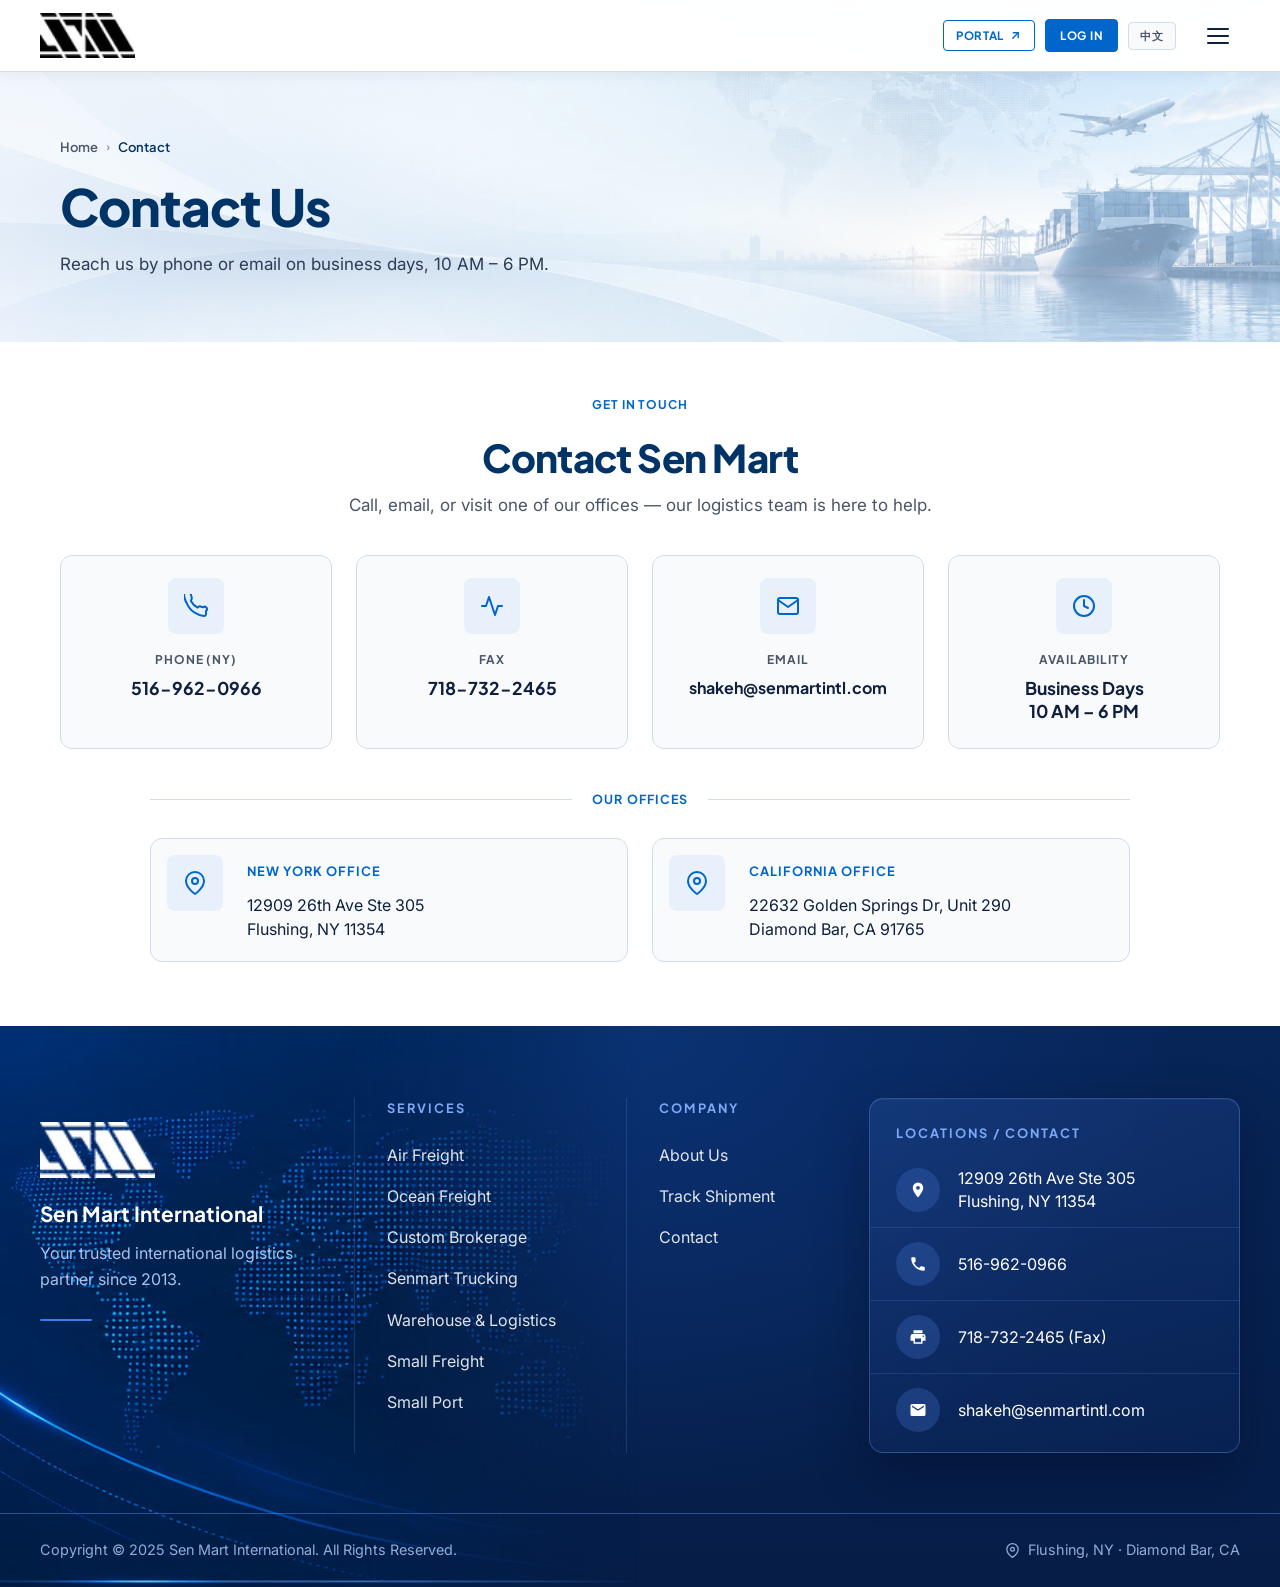
<file: contact.html>
﻿<!DOCTYPE html>
<html lang="en">
<head>
  <meta charset="UTF-8" />
  <meta name="viewport" content="width=device-width, initial-scale=1.0" />
  <title>Contact Us — Sen Mart International</title>
  <meta name="description" content="Contact Sen Mart International. New York: 516-962-0966. California: Diamond Bar. Email: shakeh@senmartintl.com. Open business days, 10 AM – 6 PM." />
  <link rel="preconnect" href="https://fonts.googleapis.com" />
  <link rel="preconnect" href="https://fonts.gstatic.com" crossorigin />
  <link href="https://fonts.googleapis.com/css2?family=Plus+Jakarta+Sans:wght@400;500;600;700;800&family=Inter:wght@400;500;600&display=swap" rel="stylesheet" />
  <link rel="stylesheet" href="styles.css" />
</head>
<body class="inner-page">

  <div class="scroll-progress" id="scrollProgress"></div>

  <nav class="nav" id="navbar">
    <div class="container nav-inner">
      <a href="index.html" class="nav-logo">
        <img src="logo.png" alt="Sen Mart International" class="nav-logo-img" />
      </a>
      <ul class="nav-links" id="navLinks">
        <li><a href="index.html" class="nav-link" data-zh="首页">HOME</a></li>
        <li><a href="freight-forwarding.html" class="nav-link" data-zh="货运代理">FREIGHT FORWARDING</a></li>
        <li><a href="custom-brokerage.html" class="nav-link" data-zh="报关行">CUSTOM BROKERAGE</a></li>
        <li><a href="senmart-trucking.html" class="nav-link" data-zh="自营车队">SENMART TRUCKING</a></li>
        <li><a href="warehouse.html" class="nav-link" data-zh="仓储">WAREHOUSE</a></li>
        <li><a href="track.html" class="nav-link" data-zh="货运追踪">TRACK</a></li>
        <li><a href="small-freight.html" class="nav-link" data-zh="小货运输">SMALL FREIGHT</a></li>
        <li><a href="small-port.html" class="nav-link">SMALL PORT</a></li>
        <li><a href="about.html" class="nav-link" data-zh="关于我们">ABOUT US</a></li>
        <li><a href="contact.html" class="nav-link" data-zh="联系我们">CONTACT</a></li>
      </ul>
      <div class="nav-actions">
        <a href="https://coolcopa0303-png.github.io/smallfreight/login/" target="_blank" rel="noopener" class="nav-portal"><span data-zh="进入后台">Portal</span> <svg width="13" height="13" viewBox="0 0 24 24" fill="none" stroke="currentColor" stroke-width="2.5" stroke-linecap="round" stroke-linejoin="round" aria-hidden="true"><path d="M7 17L17 7"/><polyline points="8 7 17 7 17 16"/></svg></a>
        <button type="button" class="nav-login" data-auth-open data-zh="登录">Log In</button>
        <button class="lang-toggle" id="langToggle" aria-label="Switch language">中文</button>
      </div>
      <button class="hamburger" id="hamburger" aria-label="Toggle navigation" aria-expanded="false">
        <span></span><span></span><span></span>
      </button>
    </div>
  </nav>

  <div class="mobile-drawer" id="mobileDrawer">
    <ul>
      <li><a href="index.html" class="mobile-nav-link" data-zh="首页">HOME</a></li>
      <li><a href="freight-forwarding.html" class="mobile-nav-link" data-zh="货运代理">FREIGHT FORWARDING</a></li>
      <li><a href="custom-brokerage.html" class="mobile-nav-link" data-zh="报关行">CUSTOM BROKERAGE</a></li>
      <li><a href="senmart-trucking.html" class="mobile-nav-link" data-zh="自营车队">SENMART TRUCKING</a></li>
      <li><a href="warehouse.html" class="mobile-nav-link" data-zh="仓储">WAREHOUSE</a></li>
      <li><a href="track.html" class="mobile-nav-link" data-zh="货运追踪">TRACK</a></li>
      <li><a href="small-freight.html" class="mobile-nav-link" data-zh="小货运输">SMALL FREIGHT</a></li>
      <li><a href="small-port.html" class="mobile-nav-link">SMALL PORT</a></li>
      <li><a href="about.html" class="mobile-nav-link" data-zh="关于我们">ABOUT US</a></li>
      <li><a href="contact.html" class="mobile-nav-link" data-zh="联系我们">CONTACT</a></li>
      <li><a href="#login" class="mobile-nav-link" data-auth-open data-zh="客户登录">CUSTOMER LOG IN</a></li>
      <li><a href="tel:5169620966" class="mobile-nav-link mobile-cta">516-962-0966</a></li>
    </ul>
  </div>

  <!-- PAGE BANNER -->
  <div class="page-banner page-banner--soft">
    <div class="page-banner-bg" style="background-image: url('image/contact-banner.jpg');"></div>
    <div class="container page-banner-inner">
      <div class="breadcrumb">
        <a href="index.html">Home</a>
        <span class="breadcrumb-sep">›</span>
        <span class="breadcrumb-current" data-zh="联系我们">Contact</span>
      </div>
      <h1 data-zh="联系我们">Contact Us</h1>
      <p class="page-banner-desc" data-zh="法定工作日 10:00–18:00，欢迎来电或发送邮件联系我们。">Reach us by phone or email on business days, 10 AM – 6 PM.</p>
    </div>
  </div>

  <!-- CONTACT SECTION -->
  <section class="page-section cs-section">
    <div class="container">
      <div class="cs-head reveal">
        <span class="eyebrow" data-zh="联系方式">Get In Touch</span>
        <h2 data-zh="联系我们">Contact Sen Mart</h2>
        <p data-zh="欢迎通过电话或电子邮件联系我们，或莅临我们的办公室。">Call, email, or visit one of our offices — our logistics team is here to help.</p>
      </div>

      <div class="cs-cards reveal">
          <a href="tel:5169620966" class="cs-card">
            <span class="cs-card-icon"><svg width="24" height="24" viewBox="0 0 24 24" fill="none" stroke="currentColor" stroke-width="2" stroke-linecap="round" stroke-linejoin="round"><path d="M22 16.92v3a2 2 0 01-2.18 2 19.79 19.79 0 01-8.63-3.07A19.5 19.5 0 013.07 9.81 19.79 19.79 0 01.01 1.18a2 2 0 012-2.18h3a2 2 0 012 1.72 12.84 12.84 0 00.7 2.81 2 2 0 01-.45 2.11L6.91 6.91a16 16 0 006.72 6.72l.71-.71a2 2 0 012.11-.45 12.84 12.84 0 002.81.7A2 2 0 0122 16.92z"/></svg></span>
            <span class="cs-card-label" data-zh="电话（纽约）">Phone (NY)</span>
            <span class="cs-card-value">516-962-0966</span>
          </a>
          <div class="cs-card">
            <span class="cs-card-icon"><svg width="24" height="24" viewBox="0 0 24 24" fill="none" stroke="currentColor" stroke-width="2" stroke-linecap="round" stroke-linejoin="round"><polyline points="22 12 18 12 15 21 9 3 6 12 2 12"/></svg></span>
            <span class="cs-card-label" data-zh="传真">Fax</span>
            <span class="cs-card-value">718-732-2465</span>
          </div>
          <a href="mailto:shakeh@senmartintl.com" class="cs-card">
            <span class="cs-card-icon"><svg width="24" height="24" viewBox="0 0 24 24" fill="none" stroke="currentColor" stroke-width="2" stroke-linecap="round" stroke-linejoin="round"><path d="M4 4h16c1.1 0 2 .9 2 2v12c0 1.1-.9 2-2 2H4c-1.1 0-2-.9-2-2V6c0-1.1.9-2 2-2z"/><polyline points="22,6 12,13 2,6"/></svg></span>
            <span class="cs-card-label" data-zh="电子邮件">Email</span>
            <span class="cs-card-value">shakeh@senmartintl.com</span>
          </a>
          <div class="cs-card">
            <span class="cs-card-icon"><svg width="24" height="24" viewBox="0 0 24 24" fill="none" stroke="currentColor" stroke-width="2" stroke-linecap="round" stroke-linejoin="round"><circle cx="12" cy="12" r="10"/><polyline points="12 6 12 12 16 14"/></svg></span>
            <span class="cs-card-label" data-zh="工作时间">Availability</span>
            <span class="cs-card-value" data-zh="法定工作日&lt;br /&gt;10:00–18:00">Business Days<br />10 AM – 6 PM</span>
          </div>
      </div>

      <div class="cs-divider reveal"><span data-zh="我们的办公室">Our Offices</span></div>

      <div class="cs-offices reveal">
          <div class="cs-office">
            <span class="cs-office-icon"><svg width="24" height="24" viewBox="0 0 24 24" fill="none" stroke="currentColor" stroke-width="2" stroke-linecap="round" stroke-linejoin="round"><path d="M21 10c0 7-9 13-9 13s-9-6-9-13a9 9 0 0118 0z"/><circle cx="12" cy="10" r="3"/></svg></span>
            <div>
              <div class="cs-office-title" data-zh="纽约办公室">New York Office</div>
              <p>12909 26th Ave Ste 305<br />Flushing, NY 11354</p>
            </div>
          </div>
          <div class="cs-office">
            <span class="cs-office-icon"><svg width="24" height="24" viewBox="0 0 24 24" fill="none" stroke="currentColor" stroke-width="2" stroke-linecap="round" stroke-linejoin="round"><path d="M21 10c0 7-9 13-9 13s-9-6-9-13a9 9 0 0118 0z"/><circle cx="12" cy="10" r="3"/></svg></span>
            <div>
              <div class="cs-office-title" data-zh="加州办公室">California Office</div>
              <p>22632 Golden Springs Dr, Unit 290<br />Diamond Bar, CA 91765</p>
            </div>
          </div>
      </div>
    </div>
  </section>

  <footer class="footer site-footer">
    <div class="container">
      <div class="sft-top">
        <div class="sft-brand">
          <a href="index.html" class="sft-logo"><img src="logo.png" alt="Sen Mart International" /></a>
          <b class="sft-name">Sen Mart International</b>
          <p class="sft-tagline" data-zh="自2013年起，您值得信赖的国际物流合作伙伴。">Your trusted international logistics partner since 2013.</p>
          <span class="sft-rule" aria-hidden="true"></span>
        </div>
        <div class="sft-col">
          <div class="sft-title" data-zh="服务">Services</div>
          <ul>
            <li><a href="freight-forwarding.html" data-zh="空运">Air Freight</a></li>
            <li><a href="freight-forwarding.html" data-zh="海运">Ocean Freight</a></li>
            <li><a href="custom-brokerage.html" data-zh="报关行">Custom Brokerage</a></li>
            <li><a href="senmart-trucking.html" data-zh="自营车队">Senmart Trucking</a></li>
            <li><a href="warehouse.html" data-zh="仓储与物流">Warehouse &amp; Logistics</a></li>
            <li><a href="small-freight.html" data-zh="小货运输">Small Freight</a></li>
            <li><a href="small-port.html">Small Port</a></li>
          </ul>
        </div>
        <div class="sft-col">
          <div class="sft-title" data-zh="公司">Company</div>
          <ul>
            <li><a href="about.html" data-zh="关于我们">About Us</a></li>
            <li><a href="track.html" data-zh="货运追踪">Track Shipment</a></li>
            <li><a href="contact.html" data-zh="联系我们">Contact</a></li>
          </ul>
        </div>
        <div class="sft-card">
          <div class="sft-title" data-zh="地址 / 联系方式">Locations / Contact</div>
          <ul>
            <li><span class="sft-ico"><svg width="18" height="18" viewBox="0 0 24 24" fill="currentColor" aria-hidden="true"><path d="M12 2a7 7 0 00-7 7c0 5.25 7 13 7 13s7-7.75 7-13a7 7 0 00-7-7zm0 9.5A2.5 2.5 0 1112 6.5a2.5 2.5 0 010 5z"/></svg></span><span>12909 26th Ave Ste 305<br />Flushing, NY 11354</span></li>
            <li><span class="sft-ico"><svg width="18" height="18" viewBox="0 0 24 24" fill="currentColor" aria-hidden="true"><path d="M6.6 10.8a15.1 15.1 0 006.6 6.6l2.2-2.2a1 1 0 011-.25 11.4 11.4 0 003.6.57 1 1 0 011 1V20a1 1 0 01-1 1A17 17 0 013 4a1 1 0 011-1h3.5a1 1 0 011 1c0 1.25.2 2.45.57 3.57a1 1 0 01-.25 1z"/></svg></span><a href="tel:5169620966">516-962-0966</a></li>
            <li><span class="sft-ico"><svg width="18" height="18" viewBox="0 0 24 24" fill="currentColor" aria-hidden="true"><path d="M19 8H5a3 3 0 00-3 3v6h4v4h12v-4h4v-6a3 3 0 00-3-3zm-3 11H8v-5h8v5zm3-7a1 1 0 110-2 1 1 0 010 2zM18 3H6v4h12V3z"/></svg></span><a href="tel:7187322465"><span>718-732-2465</span> <span data-zh="（传真）">(Fax)</span></a></li>
            <li><span class="sft-ico"><svg width="18" height="18" viewBox="0 0 24 24" fill="currentColor" aria-hidden="true"><path d="M20 4H4a2 2 0 00-2 2v12a2 2 0 002 2h16a2 2 0 002-2V6a2 2 0 00-2-2zm0 4l-8 5-8-5V6l8 5 8-5v2z"/></svg></span><a href="mailto:shakeh@senmartintl.com">shakeh@senmartintl.com</a></li>
          </ul>
        </div>
      </div>
    </div>
    <div class="sft-bottom">
      <div class="container sft-bottom-inner">
        <p data-zh="版权所有 &copy; 2025 Sen Mart International。保留所有权利。">Copyright &copy; 2025 Sen Mart International. All Rights Reserved.</p>
        <p class="sft-places"><svg width="15" height="15" viewBox="0 0 24 24" fill="none" stroke="currentColor" stroke-width="2" stroke-linecap="round" stroke-linejoin="round" aria-hidden="true"><path d="M21 10c0 7-9 13-9 13s-9-6-9-13a9 9 0 0118 0z"/><circle cx="12" cy="10" r="3"/></svg>Flushing, NY · Diamond Bar, CA</p>
      </div>
    </div>
  </footer>

  <script src="main.js"></script>
  <script src="auth.js"></script>
</body>
</html>
</file>
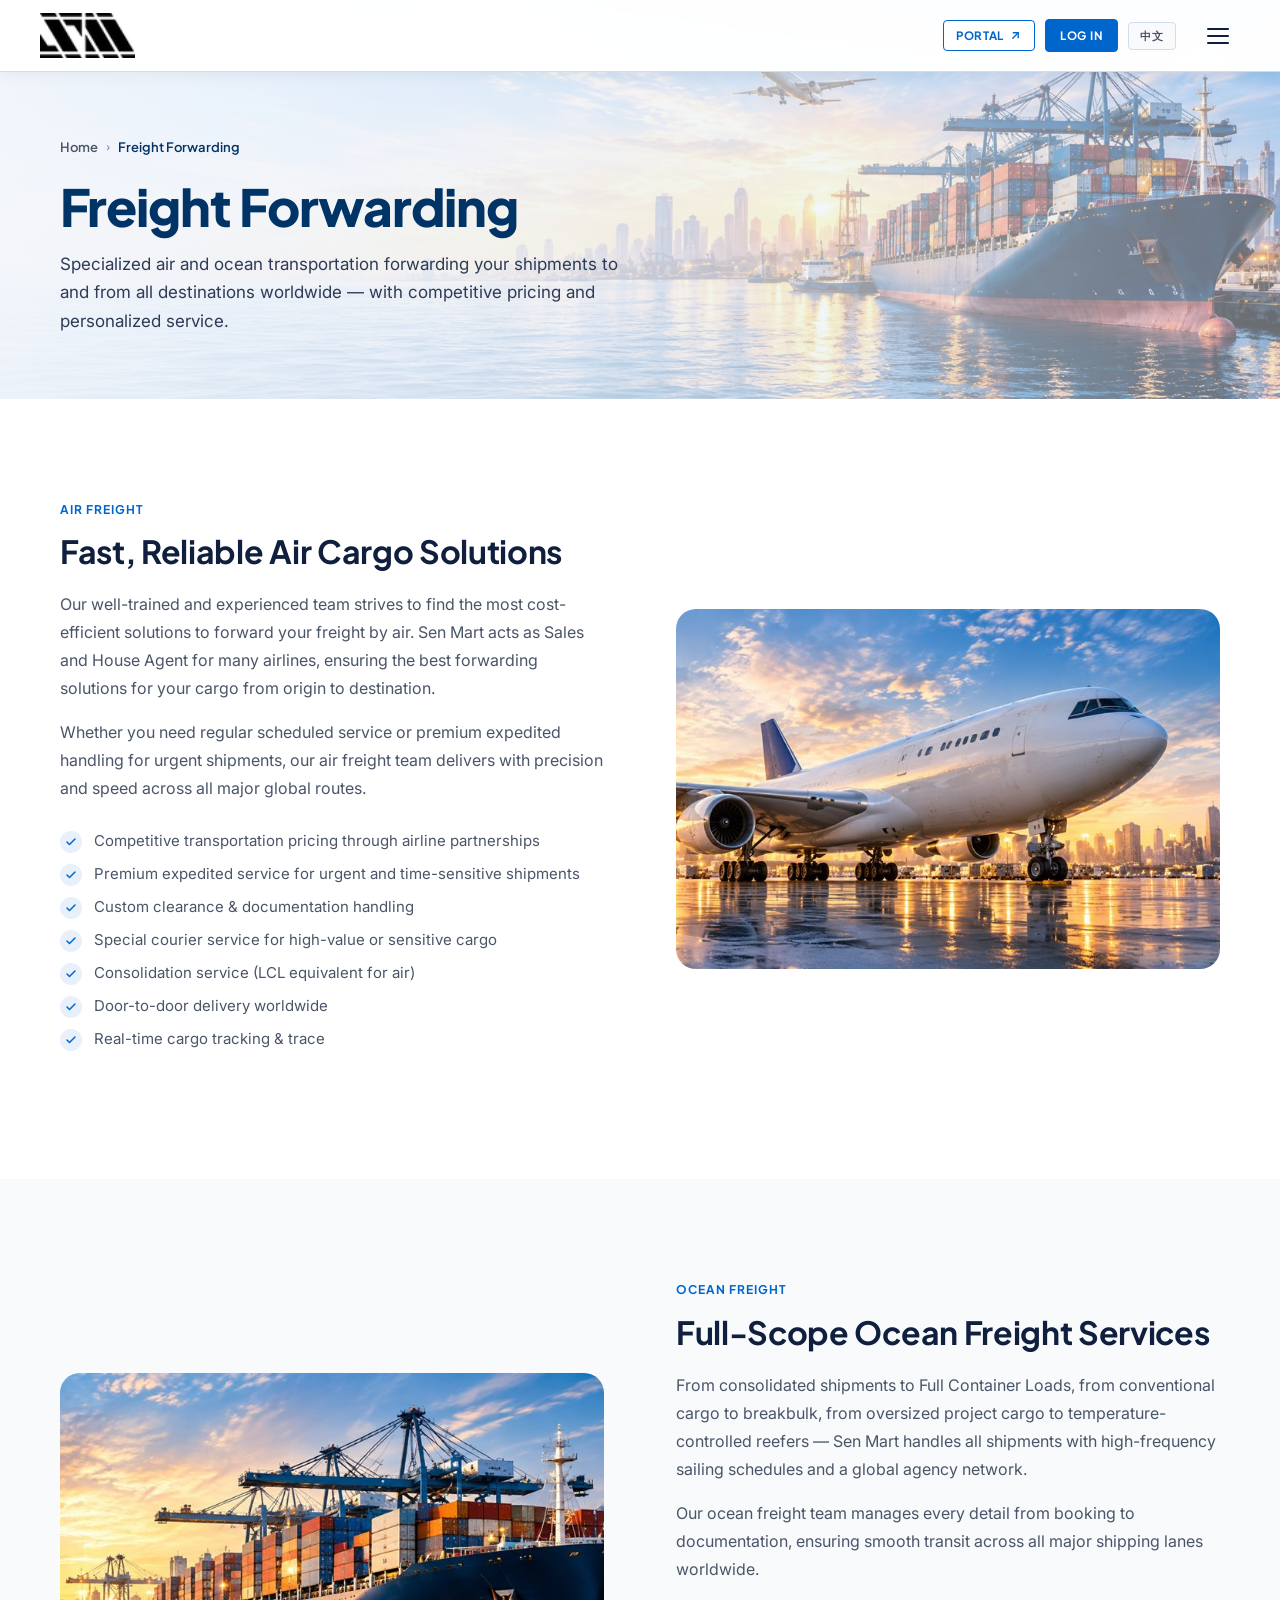
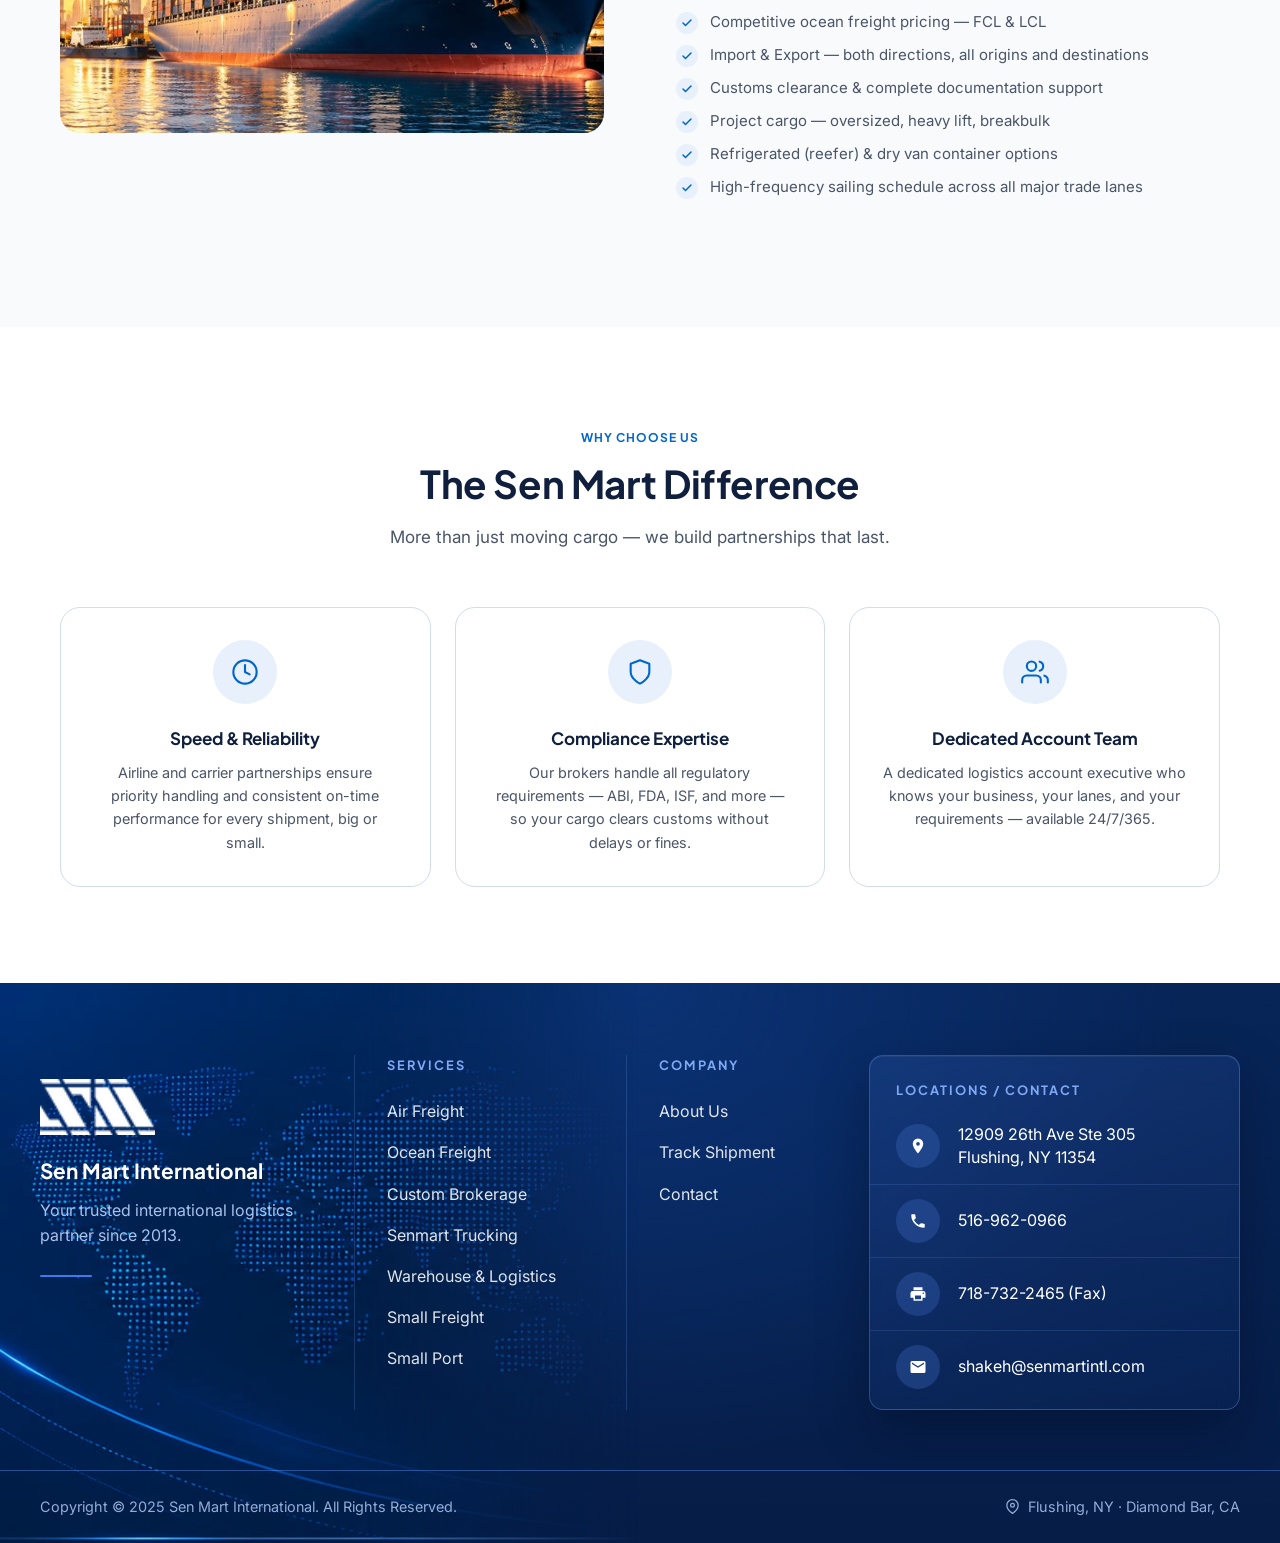
<file: freight-forwarding.html>
﻿<!DOCTYPE html>
<html lang="en">
<head>
  <meta charset="UTF-8" />
  <meta name="viewport" content="width=device-width, initial-scale=1.0" />
  <title>Freight Forwarding — Sen Mart International</title>
  <meta name="description" content="Air and ocean freight forwarding services. Competitive pricing, expedited service, door-to-door delivery, FCL/LCL, and full customs documentation." />
  <link rel="preconnect" href="https://fonts.googleapis.com" />
  <link rel="preconnect" href="https://fonts.gstatic.com" crossorigin />
  <link href="https://fonts.googleapis.com/css2?family=Plus+Jakarta+Sans:wght@400;500;600;700;800&family=Inter:wght@400;500;600&display=swap" rel="stylesheet" />
  <link rel="stylesheet" href="styles.css" />
</head>
<body class="inner-page">

  <div class="scroll-progress" id="scrollProgress"></div>

  <nav class="nav" id="navbar">
    <div class="container nav-inner">
      <a href="index.html" class="nav-logo">
        <img src="logo.png" alt="Sen Mart International" class="nav-logo-img" />
      </a>
      <ul class="nav-links" id="navLinks">
        <li><a href="index.html" class="nav-link" data-zh="首页">HOME</a></li>
        <li><a href="freight-forwarding.html" class="nav-link" data-zh="货运代理">FREIGHT FORWARDING</a></li>
        <li><a href="custom-brokerage.html" class="nav-link" data-zh="报关行">CUSTOM BROKERAGE</a></li>
        <li><a href="senmart-trucking.html" class="nav-link" data-zh="自营车队">SENMART TRUCKING</a></li>
        <li><a href="warehouse.html" class="nav-link" data-zh="仓储">WAREHOUSE</a></li>
        <li><a href="track.html" class="nav-link" data-zh="货运追踪">TRACK</a></li>
        <li><a href="small-freight.html" class="nav-link" data-zh="小货运输">SMALL FREIGHT</a></li>
        <li><a href="small-port.html" class="nav-link">SMALL PORT</a></li>
        <li><a href="about.html" class="nav-link" data-zh="关于我们">ABOUT US</a></li>
        <li><a href="contact.html" class="nav-link" data-zh="联系我们">CONTACT</a></li>
      </ul>
      <div class="nav-actions">
        <a href="https://coolcopa0303-png.github.io/smallfreight/login/" target="_blank" rel="noopener" class="nav-portal"><span data-zh="进入后台">Portal</span> <svg width="13" height="13" viewBox="0 0 24 24" fill="none" stroke="currentColor" stroke-width="2.5" stroke-linecap="round" stroke-linejoin="round" aria-hidden="true"><path d="M7 17L17 7"/><polyline points="8 7 17 7 17 16"/></svg></a>
        <button type="button" class="nav-login" data-auth-open data-zh="登录">Log In</button>
        <button class="lang-toggle" id="langToggle" aria-label="Switch language">中文</button>
      </div>
      <button class="hamburger" id="hamburger" aria-label="Toggle navigation" aria-expanded="false">
        <span></span><span></span><span></span>
      </button>
    </div>
  </nav>

  <div class="mobile-drawer" id="mobileDrawer">
    <ul>
      <li><a href="index.html" class="mobile-nav-link" data-zh="首页">HOME</a></li>
      <li><a href="freight-forwarding.html" class="mobile-nav-link" data-zh="货运代理">FREIGHT FORWARDING</a></li>
      <li><a href="custom-brokerage.html" class="mobile-nav-link" data-zh="报关行">CUSTOM BROKERAGE</a></li>
      <li><a href="senmart-trucking.html" class="mobile-nav-link" data-zh="自营车队">SENMART TRUCKING</a></li>
      <li><a href="warehouse.html" class="mobile-nav-link" data-zh="仓储">WAREHOUSE</a></li>
      <li><a href="track.html" class="mobile-nav-link" data-zh="货运追踪">TRACK</a></li>
      <li><a href="small-freight.html" class="mobile-nav-link" data-zh="小货运输">SMALL FREIGHT</a></li>
      <li><a href="small-port.html" class="mobile-nav-link">SMALL PORT</a></li>
      <li><a href="about.html" class="mobile-nav-link" data-zh="关于我们">ABOUT US</a></li>
      <li><a href="contact.html" class="mobile-nav-link" data-zh="联系我们">CONTACT</a></li>
      <li><a href="#login" class="mobile-nav-link" data-auth-open data-zh="客户登录">CUSTOMER LOG IN</a></li>
      <li><a href="tel:5169620966" class="mobile-nav-link mobile-cta">516-962-0966</a></li>
    </ul>
  </div>

  <!-- PAGE BANNER -->
  <div class="page-banner">
    <div class="page-banner-bg" style="background-image: url('image/ff-banner.jpg');"></div>
    <div class="container page-banner-inner">
      <div class="breadcrumb">
        <a href="index.html">Home</a>
        <span class="breadcrumb-sep">›</span>
        <span class="breadcrumb-current" data-zh="货运代理">Freight Forwarding</span>
      </div>
      <h1 data-zh="货运代理">Freight Forwarding</h1>
      <p class="page-banner-desc" data-zh="专业空运与海运解决方案——具有竞争力的价格、完善的服务与准时交货。">Specialized air and ocean transportation forwarding your shipments to and from all destinations worldwide — with competitive pricing and personalized service.</p>
    </div>
  </div>

  <!-- AIR FREIGHT -->
  <section class="page-section">
    <div class="container">
      <div class="two-col-content">
        <div class="content-block">
          <span class="eyebrow reveal" data-zh="空运">Air Freight</span>
          <h2 class="reveal" data-zh="快速可靠的空运解决方案">Fast, Reliable Air Cargo Solutions</h2>
          <p class="reveal" data-zh="我们训练有素、经验丰富的团队致力于寻找最具成本效益的空运方案。Sen Mart担任多家航空公司的销售及分单代理，确保为您的货物提供从起点到目的地的最优转运方案。">Our well-trained and experienced team strives to find the most cost-efficient solutions to forward your freight by air. Sen Mart acts as Sales and House Agent for many airlines, ensuring the best forwarding solutions for your cargo from origin to destination.</p>
          <p class="reveal" data-zh="无论您需要常规定期服务还是针对紧急货物的加急处理，我们的空运团队都能在全球所有主要航线上以精准和速度完成交付。">Whether you need regular scheduled service or premium expedited handling for urgent shipments, our air freight team delivers with precision and speed across all major global routes.</p>
          <ul class="feature-list stagger-reveal">
            <li>
              <span class="feature-check"><svg width="12" height="12" viewBox="0 0 24 24" fill="none" stroke="currentColor" stroke-width="3" stroke-linecap="round" stroke-linejoin="round"><polyline points="20 6 9 17 4 12"/></svg></span>
              <span data-zh="通过航空公司合作伙伴关系获得具有竞争力的运输价格">Competitive transportation pricing through airline partnerships</span>
            </li>
            <li>
              <span class="feature-check"><svg width="12" height="12" viewBox="0 0 24 24" fill="none" stroke="currentColor" stroke-width="3" stroke-linecap="round" stroke-linejoin="round"><polyline points="20 6 9 17 4 12"/></svg></span>
              <span data-zh="针对紧急和时效性货物的优质加急服务">Premium expedited service for urgent and time-sensitive shipments</span>
            </li>
            <li>
              <span class="feature-check"><svg width="12" height="12" viewBox="0 0 24 24" fill="none" stroke="currentColor" stroke-width="3" stroke-linecap="round" stroke-linejoin="round"><polyline points="20 6 9 17 4 12"/></svg></span>
              <span data-zh="报关清关及单证处理">Custom clearance & documentation handling</span>
            </li>
            <li>
              <span class="feature-check"><svg width="12" height="12" viewBox="0 0 24 24" fill="none" stroke="currentColor" stroke-width="3" stroke-linecap="round" stroke-linejoin="round"><polyline points="20 6 9 17 4 12"/></svg></span>
              <span data-zh="针对高价值或敏感货物的专属快递服务">Special courier service for high-value or sensitive cargo</span>
            </li>
            <li>
              <span class="feature-check"><svg width="12" height="12" viewBox="0 0 24 24" fill="none" stroke="currentColor" stroke-width="3" stroke-linecap="round" stroke-linejoin="round"><polyline points="20 6 9 17 4 12"/></svg></span>
              <span data-zh="拼箱整合服务（空运版LCL）">Consolidation service (LCL equivalent for air)</span>
            </li>
            <li>
              <span class="feature-check"><svg width="12" height="12" viewBox="0 0 24 24" fill="none" stroke="currentColor" stroke-width="3" stroke-linecap="round" stroke-linejoin="round"><polyline points="20 6 9 17 4 12"/></svg></span>
              <span data-zh="全球门到门配送">Door-to-door delivery worldwide</span>
            </li>
            <li>
              <span class="feature-check"><svg width="12" height="12" viewBox="0 0 24 24" fill="none" stroke="currentColor" stroke-width="3" stroke-linecap="round" stroke-linejoin="round"><polyline points="20 6 9 17 4 12"/></svg></span>
              <span data-zh="实时货运追踪与查询">Real-time cargo tracking & trace</span>
            </li>
          </ul>
        </div>
        <div class="two-col-img reveal">
          <img src="image/ff-air.jpg" alt="Cargo plane on the apron at sunset" style="object-position: 72% center;" loading="lazy" />
        </div>
      </div>
    </div>
  </section>

  <!-- OCEAN FREIGHT -->
  <section class="page-section page-section-alt">
    <div class="container">
      <div class="two-col-content">
        <div class="two-col-img reveal">
          <img src="image/ff-ocean.jpg" alt="Container ship docked at port" style="object-position: 75% center;" loading="lazy" />
        </div>
        <div class="content-block">
          <span class="eyebrow reveal" data-zh="海运">Ocean Freight</span>
          <h2 class="reveal" data-zh="全方位海运服务">Full-Scope Ocean Freight Services</h2>
          <p class="reveal" data-zh="从拼箱到整箱，从普通货物到散杂货，从超大件项目货物到冷藏货柜——Sen Mart凭借高班期航线和全球代理网络，处理各类货运需求。">From consolidated shipments to Full Container Loads, from conventional cargo to breakbulk, from oversized project cargo to temperature-controlled reefers — Sen Mart handles all shipments with high-frequency sailing schedules and a global agency network.</p>
          <p class="reveal" data-zh="我们的海运团队管理从订舱到单证的每一个细节，确保货物在全球所有主要航线上顺利运输。">Our ocean freight team manages every detail from booking to documentation, ensuring smooth transit across all major shipping lanes worldwide.</p>
          <ul class="feature-list stagger-reveal">
            <li>
              <span class="feature-check"><svg width="12" height="12" viewBox="0 0 24 24" fill="none" stroke="currentColor" stroke-width="3" stroke-linecap="round" stroke-linejoin="round"><polyline points="20 6 9 17 4 12"/></svg></span>
              <span data-zh="具有竞争力的海运价格——整箱（FCL）及拼箱（LCL）">Competitive ocean freight pricing — FCL & LCL</span>
            </li>
            <li>
              <span class="feature-check"><svg width="12" height="12" viewBox="0 0 24 24" fill="none" stroke="currentColor" stroke-width="3" stroke-linecap="round" stroke-linejoin="round"><polyline points="20 6 9 17 4 12"/></svg></span>
              <span data-zh="进口与出口——双向服务，覆盖所有起运地与目的地">Import & Export — both directions, all origins and destinations</span>
            </li>
            <li>
              <span class="feature-check"><svg width="12" height="12" viewBox="0 0 24 24" fill="none" stroke="currentColor" stroke-width="3" stroke-linecap="round" stroke-linejoin="round"><polyline points="20 6 9 17 4 12"/></svg></span>
              <span data-zh="报关清关及完整单证支持">Customs clearance & complete documentation support</span>
            </li>
            <li>
              <span class="feature-check"><svg width="12" height="12" viewBox="0 0 24 24" fill="none" stroke="currentColor" stroke-width="3" stroke-linecap="round" stroke-linejoin="round"><polyline points="20 6 9 17 4 12"/></svg></span>
              <span data-zh="项目货物——超重、重吊及散杂货">Project cargo — oversized, heavy lift, breakbulk</span>
            </li>
            <li>
              <span class="feature-check"><svg width="12" height="12" viewBox="0 0 24 24" fill="none" stroke="currentColor" stroke-width="3" stroke-linecap="round" stroke-linejoin="round"><polyline points="20 6 9 17 4 12"/></svg></span>
              <span data-zh="冷藏货柜及普通干货柜选项">Refrigerated (reefer) & dry van container options</span>
            </li>
            <li>
              <span class="feature-check"><svg width="12" height="12" viewBox="0 0 24 24" fill="none" stroke="currentColor" stroke-width="3" stroke-linecap="round" stroke-linejoin="round"><polyline points="20 6 9 17 4 12"/></svg></span>
              <span data-zh="覆盖所有主要贸易航线的高班期航班">High-frequency sailing schedule across all major trade lanes</span>
            </li>
          </ul>
        </div>
      </div>
    </div>
  </section>

  <!-- WHY SEN MART -->
  <section class="page-section">
    <div class="container">
      <div class="section-header reveal">
        <span class="eyebrow" data-zh="为什么选择我们">Why Choose Us</span>
        <h2 data-zh="Sen Mart的与众不同">The Sen Mart Difference</h2>
        <p class="section-desc" data-zh="不仅仅是运输货物——我们建立持久的合作伙伴关系。">More than just moving cargo — we build partnerships that last.</p>
      </div>
      <div class="info-cards stagger-reveal">
        <div class="info-card">
          <div class="info-card-icon">
            <svg width="28" height="28" viewBox="0 0 24 24" fill="none" stroke="currentColor" stroke-width="1.8" stroke-linecap="round" stroke-linejoin="round"><circle cx="12" cy="12" r="10"/><polyline points="12 6 12 12 16 14"/></svg>
          </div>
          <h3 data-zh="速度与可靠性">Speed & Reliability</h3>
          <p data-zh="通过航空公司和承运商合作伙伴关系，确保每批货物（无论大小）均获优先处理和一致准时的运输表现。">Airline and carrier partnerships ensure priority handling and consistent on-time performance for every shipment, big or small.</p>
        </div>
        <div class="info-card">
          <div class="info-card-icon">
            <svg width="28" height="28" viewBox="0 0 24 24" fill="none" stroke="currentColor" stroke-width="1.8" stroke-linecap="round" stroke-linejoin="round"><path d="M12 22s8-4 8-10V5l-8-3-8 3v7c0 6 8 10 8 10z"/></svg>
          </div>
          <h3 data-zh="合规专业能力">Compliance Expertise</h3>
          <p data-zh="我们的报关行处理所有监管要求——ABI、FDA、ISF等——确保您的货物顺利清关，无延误或罚款。">Our brokers handle all regulatory requirements — ABI, FDA, ISF, and more — so your cargo clears customs without delays or fines.</p>
        </div>
        <div class="info-card">
          <div class="info-card-icon">
            <svg width="28" height="28" viewBox="0 0 24 24" fill="none" stroke="currentColor" stroke-width="1.8" stroke-linecap="round" stroke-linejoin="round"><path d="M17 21v-2a4 4 0 00-4-4H5a4 4 0 00-4 4v2"/><circle cx="9" cy="7" r="4"/><path d="M23 21v-2a4 4 0 00-3-3.87"/><path d="M16 3.13a4 4 0 010 7.75"/></svg>
          </div>
          <h3 data-zh="专属客户团队">Dedicated Account Team</h3>
          <p data-zh="专属物流客户经理，深入了解您的业务、航线和需求——全年365天、每周7天、每天24小时随时服务。">A dedicated logistics account executive who knows your business, your lanes, and your requirements — available 24/7/365.</p>
        </div>
      </div>
    </div>
  </section>

  <footer class="footer site-footer">
    <div class="container">
      <div class="sft-top">
        <div class="sft-brand">
          <a href="index.html" class="sft-logo"><img src="logo.png" alt="Sen Mart International" /></a>
          <b class="sft-name">Sen Mart International</b>
          <p class="sft-tagline" data-zh="自2013年起，您值得信赖的国际物流合作伙伴。">Your trusted international logistics partner since 2013.</p>
          <span class="sft-rule" aria-hidden="true"></span>
        </div>
        <div class="sft-col">
          <div class="sft-title" data-zh="服务">Services</div>
          <ul>
            <li><a href="freight-forwarding.html" data-zh="空运">Air Freight</a></li>
            <li><a href="freight-forwarding.html" data-zh="海运">Ocean Freight</a></li>
            <li><a href="custom-brokerage.html" data-zh="报关行">Custom Brokerage</a></li>
            <li><a href="senmart-trucking.html" data-zh="自营车队">Senmart Trucking</a></li>
            <li><a href="warehouse.html" data-zh="仓储与物流">Warehouse &amp; Logistics</a></li>
            <li><a href="small-freight.html" data-zh="小货运输">Small Freight</a></li>
            <li><a href="small-port.html">Small Port</a></li>
          </ul>
        </div>
        <div class="sft-col">
          <div class="sft-title" data-zh="公司">Company</div>
          <ul>
            <li><a href="about.html" data-zh="关于我们">About Us</a></li>
            <li><a href="track.html" data-zh="货运追踪">Track Shipment</a></li>
            <li><a href="contact.html" data-zh="联系我们">Contact</a></li>
          </ul>
        </div>
        <div class="sft-card">
          <div class="sft-title" data-zh="地址 / 联系方式">Locations / Contact</div>
          <ul>
            <li><span class="sft-ico"><svg width="18" height="18" viewBox="0 0 24 24" fill="currentColor" aria-hidden="true"><path d="M12 2a7 7 0 00-7 7c0 5.25 7 13 7 13s7-7.75 7-13a7 7 0 00-7-7zm0 9.5A2.5 2.5 0 1112 6.5a2.5 2.5 0 010 5z"/></svg></span><span>12909 26th Ave Ste 305<br />Flushing, NY 11354</span></li>
            <li><span class="sft-ico"><svg width="18" height="18" viewBox="0 0 24 24" fill="currentColor" aria-hidden="true"><path d="M6.6 10.8a15.1 15.1 0 006.6 6.6l2.2-2.2a1 1 0 011-.25 11.4 11.4 0 003.6.57 1 1 0 011 1V20a1 1 0 01-1 1A17 17 0 013 4a1 1 0 011-1h3.5a1 1 0 011 1c0 1.25.2 2.45.57 3.57a1 1 0 01-.25 1z"/></svg></span><a href="tel:5169620966">516-962-0966</a></li>
            <li><span class="sft-ico"><svg width="18" height="18" viewBox="0 0 24 24" fill="currentColor" aria-hidden="true"><path d="M19 8H5a3 3 0 00-3 3v6h4v4h12v-4h4v-6a3 3 0 00-3-3zm-3 11H8v-5h8v5zm3-7a1 1 0 110-2 1 1 0 010 2zM18 3H6v4h12V3z"/></svg></span><a href="tel:7187322465"><span>718-732-2465</span> <span data-zh="（传真）">(Fax)</span></a></li>
            <li><span class="sft-ico"><svg width="18" height="18" viewBox="0 0 24 24" fill="currentColor" aria-hidden="true"><path d="M20 4H4a2 2 0 00-2 2v12a2 2 0 002 2h16a2 2 0 002-2V6a2 2 0 00-2-2zm0 4l-8 5-8-5V6l8 5 8-5v2z"/></svg></span><a href="mailto:shakeh@senmartintl.com">shakeh@senmartintl.com</a></li>
          </ul>
        </div>
      </div>
    </div>
    <div class="sft-bottom">
      <div class="container sft-bottom-inner">
        <p data-zh="版权所有 &copy; 2025 Sen Mart International。保留所有权利。">Copyright &copy; 2025 Sen Mart International. All Rights Reserved.</p>
        <p class="sft-places"><svg width="15" height="15" viewBox="0 0 24 24" fill="none" stroke="currentColor" stroke-width="2" stroke-linecap="round" stroke-linejoin="round" aria-hidden="true"><path d="M21 10c0 7-9 13-9 13s-9-6-9-13a9 9 0 0118 0z"/><circle cx="12" cy="10" r="3"/></svg>Flushing, NY · Diamond Bar, CA</p>
      </div>
    </div>
  </footer>

  <script src="main.js"></script>
  <script src="auth.js"></script>
</body>
</html>
</file>
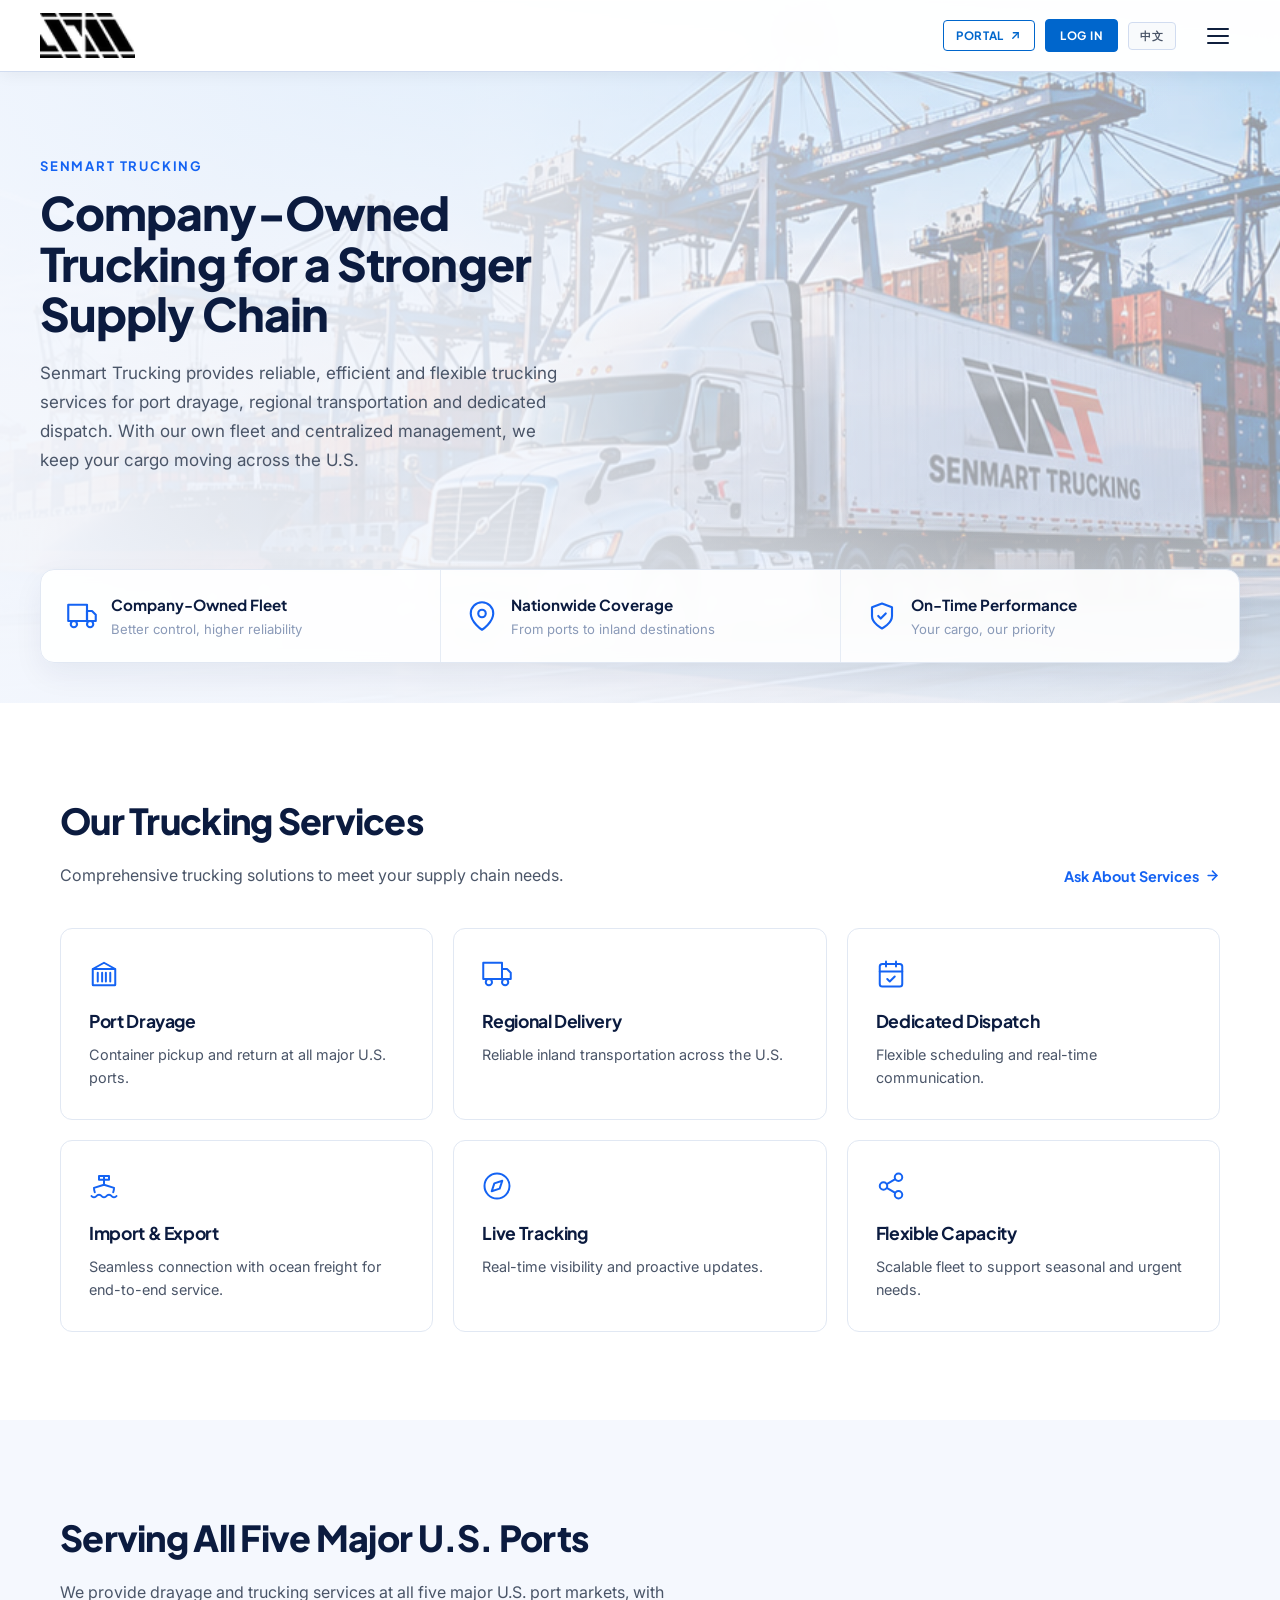
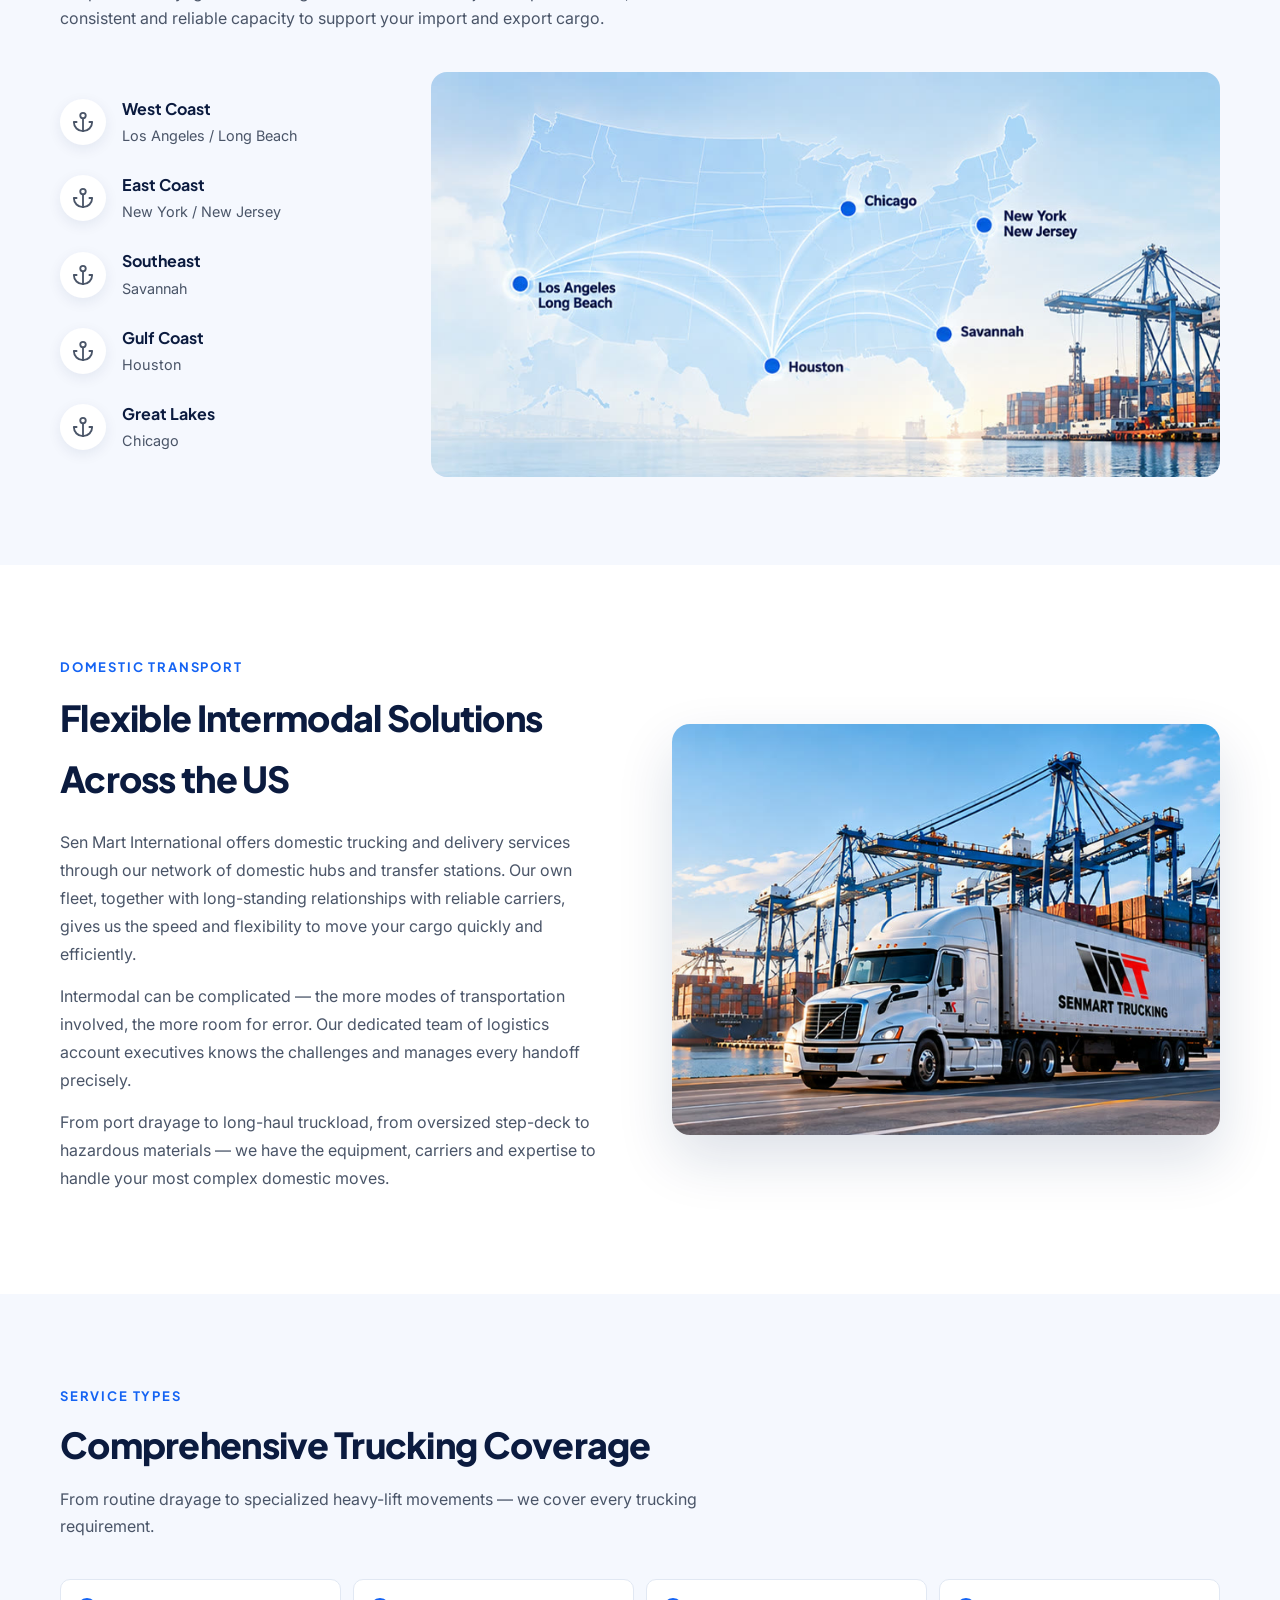
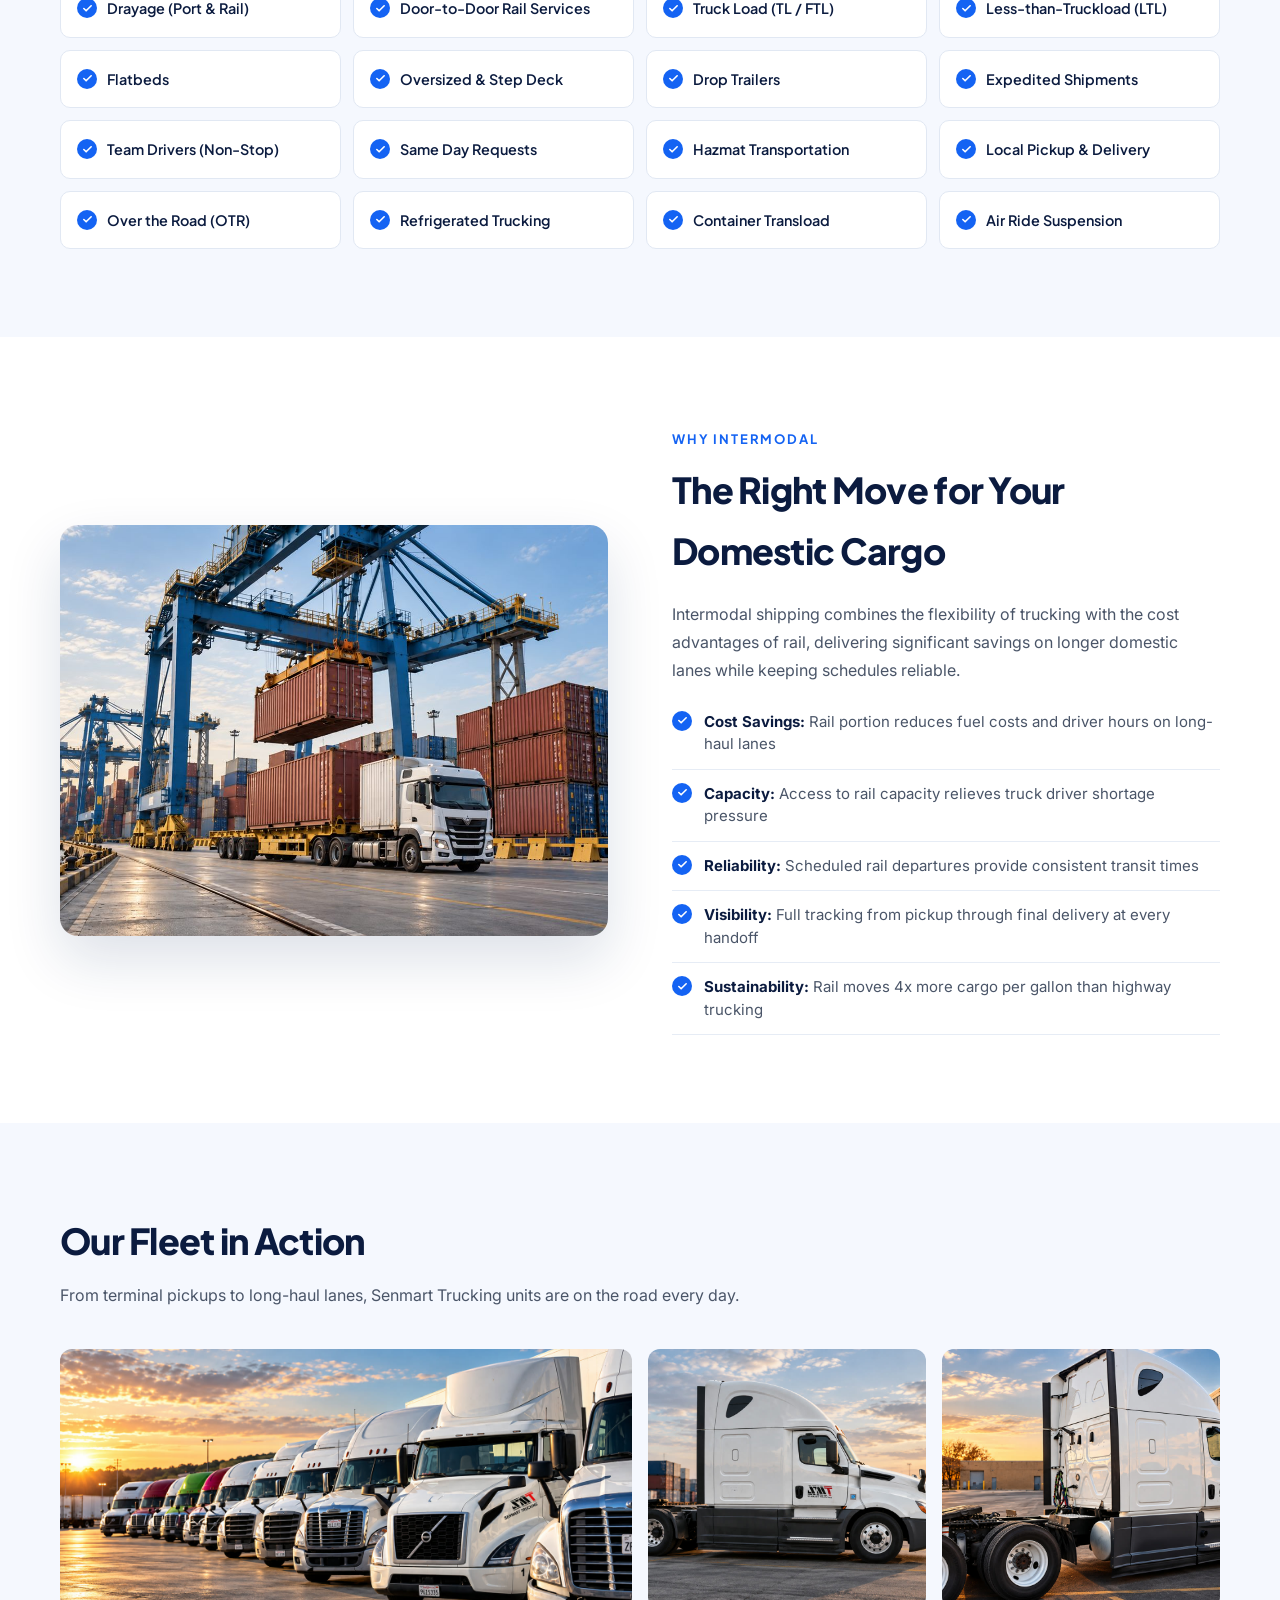
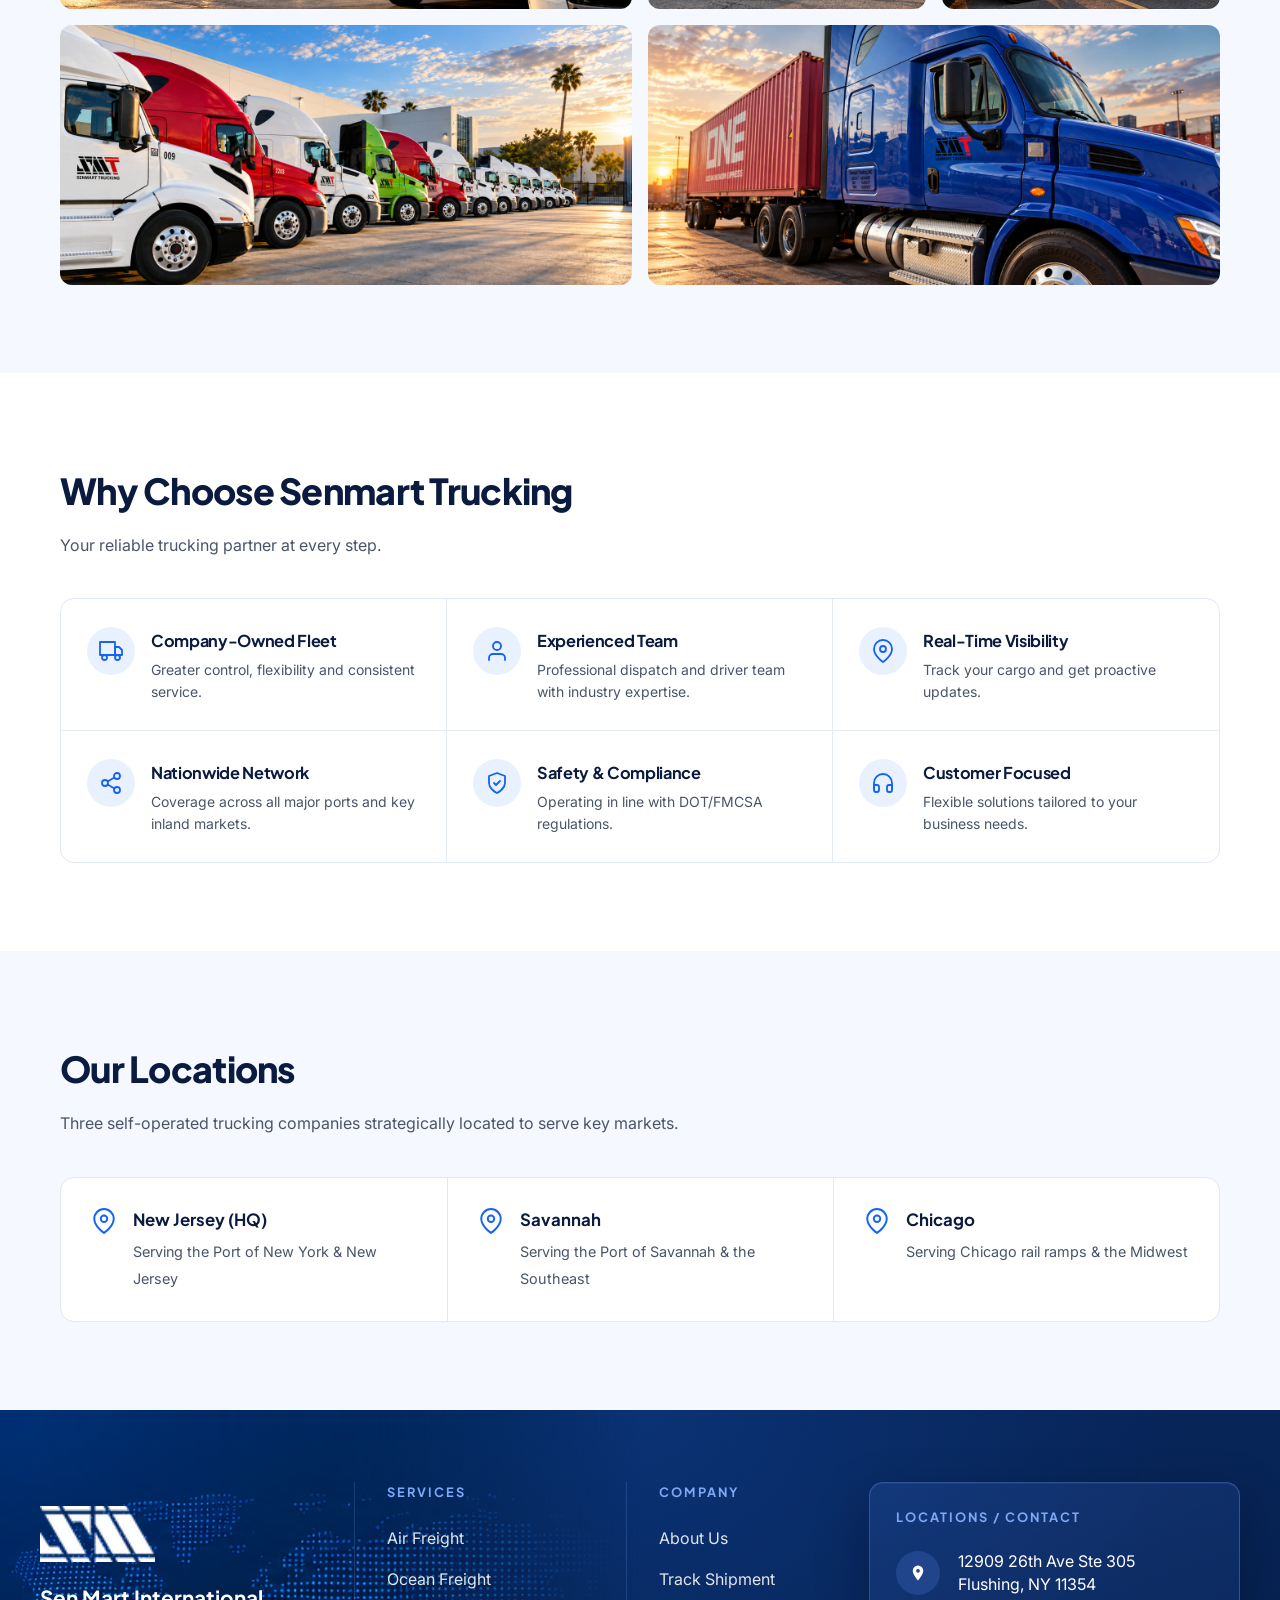
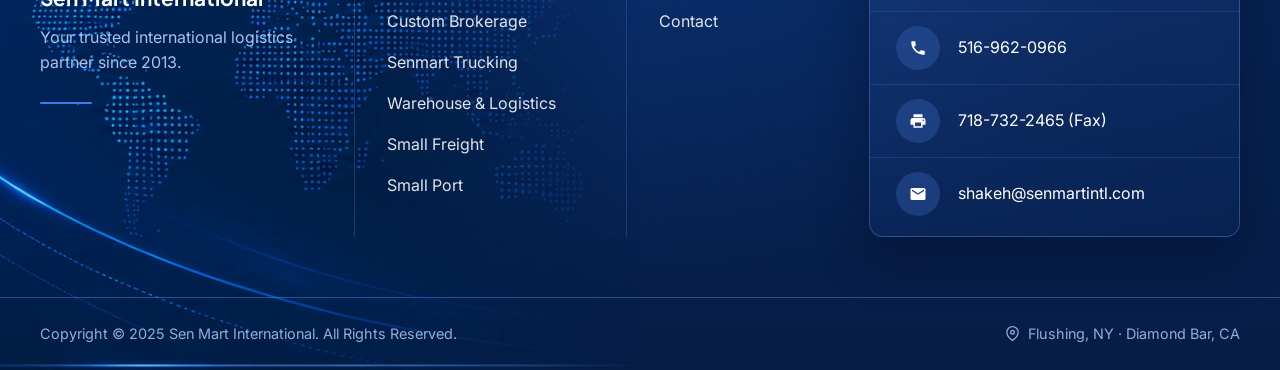
<file: senmart-trucking.html>
<!DOCTYPE html>
<html lang="en">
<head>
  <meta charset="UTF-8" />
  <meta name="viewport" content="width=device-width, initial-scale=1.0" />
  <title>Senmart Trucking — Company-Owned Fleet | Sen Mart International</title>
  <meta name="description" content="Senmart Trucking is Sen Mart International's company-owned fleet: port drayage, regional delivery and dedicated dispatch at all five major U.S. port markets." />
  <link rel="preconnect" href="https://fonts.googleapis.com" />
  <link rel="preconnect" href="https://fonts.gstatic.com" crossorigin />
  <link href="https://fonts.googleapis.com/css2?family=Plus+Jakarta+Sans:wght@400;500;600;700;800&family=Inter:wght@400;500;600&display=swap" rel="stylesheet" />
  <link rel="stylesheet" href="styles.css" />
</head>
<body class="inner-page sp-page st-page">

  <div class="scroll-progress" id="scrollProgress"></div>

  <nav class="nav" id="navbar">
    <div class="container nav-inner">
      <a href="index.html" class="nav-logo">
        <img src="logo.png" alt="Sen Mart International" class="nav-logo-img" />
      </a>
      <ul class="nav-links" id="navLinks">
        <li><a href="index.html" class="nav-link" data-zh="首页">HOME</a></li>
        <li><a href="freight-forwarding.html" class="nav-link" data-zh="货运代理">FREIGHT FORWARDING</a></li>
        <li><a href="custom-brokerage.html" class="nav-link" data-zh="报关行">CUSTOM BROKERAGE</a></li>
        <li><a href="senmart-trucking.html" class="nav-link" data-zh="自营车队">SENMART TRUCKING</a></li>
        <li><a href="warehouse.html" class="nav-link" data-zh="仓储">WAREHOUSE</a></li>
        <li><a href="track.html" class="nav-link" data-zh="货运追踪">TRACK</a></li>
        <li><a href="small-freight.html" class="nav-link" data-zh="小货运输">SMALL FREIGHT</a></li>
        <li><a href="small-port.html" class="nav-link">SMALL PORT</a></li>
        <li><a href="about.html" class="nav-link" data-zh="关于我们">ABOUT US</a></li>
        <li><a href="contact.html" class="nav-link" data-zh="联系我们">CONTACT</a></li>
      </ul>
      <div class="nav-actions">
        <a href="https://coolcopa0303-png.github.io/smallfreight/login/" target="_blank" rel="noopener" class="nav-portal"><span data-zh="进入后台">Portal</span> <svg width="13" height="13" viewBox="0 0 24 24" fill="none" stroke="currentColor" stroke-width="2.5" stroke-linecap="round" stroke-linejoin="round" aria-hidden="true"><path d="M7 17L17 7"/><polyline points="8 7 17 7 17 16"/></svg></a>
        <button type="button" class="nav-login" data-auth-open data-zh="登录">Log In</button>
        <button class="lang-toggle" id="langToggle" aria-label="Switch language">中文</button>
      </div>
      <button class="hamburger" id="hamburger" aria-label="Toggle navigation" aria-expanded="false">
        <span></span><span></span><span></span>
      </button>
    </div>
  </nav>

  <div class="mobile-drawer" id="mobileDrawer">
    <ul>
      <li><a href="index.html" class="mobile-nav-link" data-zh="首页">HOME</a></li>
      <li><a href="freight-forwarding.html" class="mobile-nav-link" data-zh="货运代理">FREIGHT FORWARDING</a></li>
      <li><a href="custom-brokerage.html" class="mobile-nav-link" data-zh="报关行">CUSTOM BROKERAGE</a></li>
      <li><a href="senmart-trucking.html" class="mobile-nav-link" data-zh="自营车队">SENMART TRUCKING</a></li>
      <li><a href="warehouse.html" class="mobile-nav-link" data-zh="仓储">WAREHOUSE</a></li>
      <li><a href="track.html" class="mobile-nav-link" data-zh="货运追踪">TRACK</a></li>
      <li><a href="small-freight.html" class="mobile-nav-link" data-zh="小货运输">SMALL FREIGHT</a></li>
      <li><a href="small-port.html" class="mobile-nav-link">SMALL PORT</a></li>
      <li><a href="about.html" class="mobile-nav-link" data-zh="关于我们">ABOUT US</a></li>
      <li><a href="contact.html" class="mobile-nav-link" data-zh="联系我们">CONTACT</a></li>
      <li><a href="#login" class="mobile-nav-link" data-auth-open data-zh="客户登录">CUSTOMER LOG IN</a></li>
      <li><a href="tel:5169620966" class="mobile-nav-link mobile-cta">516-962-0966</a></li>
    </ul>
  </div>

  <!-- ======================== HERO ======================== -->
  <section class="st-hero">
    <img src="image/st-hero.jpg" alt="White Senmart Trucking tractor-trailer at a container port with gantry cranes" class="st-hero-bg" />
    <div class="container st-hero-grid">
      <div class="st-hero-text">
        <span class="sp-kicker reveal">Senmart Trucking</span>
        <h1 class="reveal" data-zh="自营车队，<br />打造更稳健的供应链">Company-Owned Trucking for a Stronger Supply Chain</h1>
        <p class="sp-lead reveal" data-zh="Senmart Trucking 提供可靠、高效、灵活的卡车运输服务，涵盖港口拖车、区域运输与专属调度。依托自有车队与集中化管理，让您的货物在全美顺畅流转。">Senmart Trucking provides reliable, efficient and flexible trucking services for port drayage, regional transportation and dedicated dispatch. With our own fleet and centralized management, we keep your cargo moving across the U.S.</p>
      </div>
    </div>
    <div class="container">
      <div class="st-highlights reveal">
        <div class="st-hl">
          <svg width="30" height="30" viewBox="0 0 24 24" fill="none" stroke="currentColor" stroke-width="1.7" stroke-linecap="round" stroke-linejoin="round" aria-hidden="true"><rect x="1" y="3" width="15" height="13"/><polygon points="16 8 20 8 23 11 23 16 16 16 16 8"/><circle cx="5.5" cy="18.5" r="2.5"/><circle cx="18.5" cy="18.5" r="2.5"/></svg>
          <div><b data-zh="自有车队">Company-Owned Fleet</b><span data-zh="更强掌控，更高可靠">Better control, higher reliability</span></div>
        </div>
        <div class="st-hl">
          <svg width="30" height="30" viewBox="0 0 24 24" fill="none" stroke="currentColor" stroke-width="1.7" stroke-linecap="round" stroke-linejoin="round" aria-hidden="true"><path d="M21 10c0 7-9 13-9 13s-9-6-9-13a9 9 0 0118 0z"/><circle cx="12" cy="10" r="3"/></svg>
          <div><b data-zh="全国覆盖">Nationwide Coverage</b><span data-zh="从港口到内陆目的地">From ports to inland destinations</span></div>
        </div>
        <div class="st-hl">
          <svg width="30" height="30" viewBox="0 0 24 24" fill="none" stroke="currentColor" stroke-width="1.7" stroke-linecap="round" stroke-linejoin="round" aria-hidden="true"><path d="M12 22s8-4 8-10V5l-8-3-8 3v7c0 6 8 10 8 10z"/><polyline points="9 12 11 14 15 10"/></svg>
          <div><b data-zh="准时交付">On-Time Performance</b><span data-zh="您的货物，我们的优先">Your cargo, our priority</span></div>
        </div>
      </div>
    </div>
  </section>

  <!-- ======================== SERVICES ======================== -->
  <section class="st-section">
    <div class="container">
      <div class="st-head reveal">
        <div>
          <h2 data-zh="我们的卡车运输服务">Our Trucking Services</h2>
          <p data-zh="全面的卡车运输方案，满足您的供应链需求。">Comprehensive trucking solutions to meet your supply chain needs.</p>
        </div>
        <a href="contact.html" class="st-link"><span data-zh="咨询服务">Ask About Services</span> <svg width="15" height="15" viewBox="0 0 24 24" fill="none" stroke="currentColor" stroke-width="2.5" stroke-linecap="round" stroke-linejoin="round" aria-hidden="true"><line x1="5" y1="12" x2="19" y2="12"/><polyline points="12 5 19 12 12 19"/></svg></a>
      </div>
      <div class="st-svc-grid stagger-reveal">
        <div class="st-svc">
          <span class="st-svc-icon"><svg width="30" height="30" viewBox="0 0 24 24" fill="none" stroke="currentColor" stroke-width="1.6" stroke-linecap="round" stroke-linejoin="round" aria-hidden="true"><path d="M3 8l9-5 9 5"/><rect x="3" y="8" width="18" height="13" rx="0.5"/><path d="M7 11v7M10.5 11v7M13.5 11v7M17 11v7"/></svg></span>
          <h3 data-zh="港口拖车">Port Drayage</h3>
          <p data-zh="在美国各主要港口提柜与还柜。">Container pickup and return at all major U.S. ports.</p>
        </div>
        <div class="st-svc">
          <span class="st-svc-icon"><svg width="30" height="30" viewBox="0 0 24 24" fill="none" stroke="currentColor" stroke-width="1.6" stroke-linecap="round" stroke-linejoin="round" aria-hidden="true"><rect x="1" y="3" width="15" height="13"/><polygon points="16 8 20 8 23 11 23 16 16 16 16 8"/><circle cx="5.5" cy="18.5" r="2.5"/><circle cx="18.5" cy="18.5" r="2.5"/></svg></span>
          <h3 data-zh="区域配送">Regional Delivery</h3>
          <p data-zh="覆盖全美的可靠内陆运输。">Reliable inland transportation across the U.S.</p>
        </div>
        <div class="st-svc">
          <span class="st-svc-icon"><svg width="30" height="30" viewBox="0 0 24 24" fill="none" stroke="currentColor" stroke-width="1.6" stroke-linecap="round" stroke-linejoin="round" aria-hidden="true"><rect x="3" y="4" width="18" height="18" rx="2"/><line x1="16" y1="2" x2="16" y2="6"/><line x1="8" y1="2" x2="8" y2="6"/><line x1="3" y1="10" x2="21" y2="10"/><polyline points="9 16 11 18 15 14"/></svg></span>
          <h3 data-zh="专属调度">Dedicated Dispatch</h3>
          <p data-zh="灵活排班与实时沟通。">Flexible scheduling and real-time communication.</p>
        </div>
        <div class="st-svc">
          <span class="st-svc-icon"><svg width="30" height="30" viewBox="0 0 24 24" fill="none" stroke="currentColor" stroke-width="1.6" stroke-linecap="round" stroke-linejoin="round" aria-hidden="true"><path d="M2 20a2.4 2.4 0 002 1 2.4 2.4 0 002-1 2.4 2.4 0 012-1 2.4 2.4 0 012 1 2.4 2.4 0 002 1 2.4 2.4 0 002-1 2.4 2.4 0 012-1 2.4 2.4 0 012 1 2.4 2.4 0 002 1 2.4 2.4 0 002-1"/><path d="M19.38 17a10 10 0 00.62-3.5L12 11l-8 2.5A10 10 0 004.62 17"/><path d="M12 11V5"/><path d="M8 7h8V4H8z"/></svg></span>
          <h3 data-zh="进出口运输">Import &amp; Export</h3>
          <p data-zh="与海运无缝衔接，提供端到端服务。">Seamless connection with ocean freight for end-to-end service.</p>
        </div>
        <div class="st-svc">
          <span class="st-svc-icon"><svg width="30" height="30" viewBox="0 0 24 24" fill="none" stroke="currentColor" stroke-width="1.6" stroke-linecap="round" stroke-linejoin="round" aria-hidden="true"><circle cx="12" cy="12" r="10"/><polygon points="16.24 7.76 14.12 14.12 7.76 16.24 9.88 9.88 16.24 7.76"/></svg></span>
          <h3 data-zh="实时追踪">Live Tracking</h3>
          <p data-zh="实时可视，主动推送更新。">Real-time visibility and proactive updates.</p>
        </div>
        <div class="st-svc">
          <span class="st-svc-icon"><svg width="30" height="30" viewBox="0 0 24 24" fill="none" stroke="currentColor" stroke-width="1.6" stroke-linecap="round" stroke-linejoin="round" aria-hidden="true"><circle cx="18" cy="5" r="3"/><circle cx="6" cy="12" r="3"/><circle cx="18" cy="19" r="3"/><line x1="8.59" y1="13.51" x2="15.42" y2="17.49"/><line x1="15.41" y1="6.51" x2="8.59" y2="10.49"/></svg></span>
          <h3 data-zh="弹性运力">Flexible Capacity</h3>
          <p data-zh="可扩展的车队，应对旺季与紧急需求。">Scalable fleet to support seasonal and urgent needs.</p>
        </div>
      </div>
    </div>
  </section>

  <!-- ======================== PORTS ======================== -->
  <section class="st-section st-section-alt">
    <div class="container">
      <div class="st-head reveal">
        <div>
          <h2 data-zh="服务美国五大港口">Serving All Five Major U.S. Ports</h2>
          <p data-zh="我们在美国五大港口市场提供拖车与卡车运输服务，以稳定可靠的运力支持您的进出口货物。">We provide drayage and trucking services at all five major U.S. port markets, with consistent and reliable capacity to support your import and export cargo.</p>
        </div>
      </div>
      <div class="st-ports">
        <ul class="st-port-list stagger-reveal">
          <li><span class="st-anchor"><svg width="22" height="22" viewBox="0 0 24 24" fill="none" stroke="currentColor" stroke-width="2" stroke-linecap="round" stroke-linejoin="round" aria-hidden="true"><circle cx="12" cy="5" r="3"/><line x1="12" y1="22" x2="12" y2="8"/><path d="M5 12H2a10 10 0 0020 0h-3"/></svg></span><div><b data-zh="西海岸">West Coast</b><span>Los Angeles / Long Beach</span></div></li>
          <li><span class="st-anchor"><svg width="22" height="22" viewBox="0 0 24 24" fill="none" stroke="currentColor" stroke-width="2" stroke-linecap="round" stroke-linejoin="round" aria-hidden="true"><circle cx="12" cy="5" r="3"/><line x1="12" y1="22" x2="12" y2="8"/><path d="M5 12H2a10 10 0 0020 0h-3"/></svg></span><div><b data-zh="东海岸">East Coast</b><span>New York / New Jersey</span></div></li>
          <li><span class="st-anchor"><svg width="22" height="22" viewBox="0 0 24 24" fill="none" stroke="currentColor" stroke-width="2" stroke-linecap="round" stroke-linejoin="round" aria-hidden="true"><circle cx="12" cy="5" r="3"/><line x1="12" y1="22" x2="12" y2="8"/><path d="M5 12H2a10 10 0 0020 0h-3"/></svg></span><div><b data-zh="东南部">Southeast</b><span>Savannah</span></div></li>
          <li><span class="st-anchor"><svg width="22" height="22" viewBox="0 0 24 24" fill="none" stroke="currentColor" stroke-width="2" stroke-linecap="round" stroke-linejoin="round" aria-hidden="true"><circle cx="12" cy="5" r="3"/><line x1="12" y1="22" x2="12" y2="8"/><path d="M5 12H2a10 10 0 0020 0h-3"/></svg></span><div><b data-zh="墨西哥湾">Gulf Coast</b><span>Houston</span></div></li>
          <li><span class="st-anchor"><svg width="22" height="22" viewBox="0 0 24 24" fill="none" stroke="currentColor" stroke-width="2" stroke-linecap="round" stroke-linejoin="round" aria-hidden="true"><circle cx="12" cy="5" r="3"/><line x1="12" y1="22" x2="12" y2="8"/><path d="M5 12H2a10 10 0 0020 0h-3"/></svg></span><div><b data-zh="五大湖">Great Lakes</b><span>Chicago</span></div></li>
        </ul>
        <div class="st-map reveal">
          <img src="image/st-map.jpg" width="918" height="471" alt="U.S. map with routes linking Los Angeles / Long Beach, Houston, Savannah, Chicago and New York / New Jersey" loading="lazy" />
        </div>
      </div>
    </div>
  </section>

  <!-- ======================== DOMESTIC / INTERMODAL ======================== -->
  <section class="st-section">
    <div class="container st-split">
      <div class="st-split-text">
        <span class="sp-kicker reveal" data-zh="国内运输">Domestic Transport</span>
        <h2 class="reveal" data-zh="灵活的全美多式联运解决方案">Flexible Intermodal Solutions Across the US</h2>
        <p class="reveal" data-zh="Sen Mart International 通过遍布全美的枢纽和中转站网络提供国内运输服务。自有车队加上与可靠承运商的长期合作，让我们具备快速、高效运输货物的速度与灵活性。">Sen Mart International offers domestic trucking and delivery services through our network of domestic hubs and transfer stations. Our own fleet, together with long-standing relationships with reliable carriers, gives us the speed and flexibility to move your cargo quickly and efficiently.</p>
        <p class="reveal" data-zh="多式联运可能较为复杂——涉及的运输方式越多，出错的可能性就越大。我们专注的物流客户经理团队深谙多式联运的挑战，精准管理每一个交接环节。">Intermodal can be complicated — the more modes of transportation involved, the more room for error. Our dedicated team of logistics account executives knows the challenges and manages every handoff precisely.</p>
        <p class="reveal" data-zh="从港口拖运到长途整车，从超大件步板车到危险品——我们拥有应对您最复杂国内运输需求的设备、承运商和专业能力。">From port drayage to long-haul truckload, from oversized step-deck to hazardous materials — we have the equipment, carriers and expertise to handle your most complex domestic moves.</p>
      </div>
      <div class="st-split-img reveal">
        <img src="image/st-port.jpg" width="1150" height="482" alt="Senmart Trucking tractor-trailer on a port road with a container ship and gantry cranes behind" loading="lazy" />
      </div>
    </div>
  </section>

  <!-- ======================== SERVICE TYPES ======================== -->
  <section class="st-section st-section-alt">
    <div class="container">
      <div class="st-head reveal">
        <div>
          <span class="sp-kicker" data-zh="服务类型">Service Types</span>
          <h2 data-zh="全面的运输覆盖">Comprehensive Trucking Coverage</h2>
          <p data-zh="从常规拖运到专业重吊运输——我们满足您的所有运输需求。">From routine drayage to specialized heavy-lift movements — we cover every trucking requirement.</p>
        </div>
      </div>
      <ul class="st-types stagger-reveal">
        <li data-zh="拖柜（港口及铁路）">Drayage (Port &amp; Rail)</li>
        <li data-zh="门到门铁路">Door-to-Door Rail Services</li>
        <li data-zh="整车（TL / FTL）">Truck Load (TL / FTL)</li>
        <li data-zh="零担（LTL）">Less-than-Truckload (LTL)</li>
        <li data-zh="平板车">Flatbeds</li>
        <li data-zh="超规及步板车">Oversized &amp; Step Deck</li>
        <li data-zh="甩挂">Drop Trailers</li>
        <li data-zh="加急运输">Expedited Shipments</li>
        <li data-zh="双司机（不间断）">Team Drivers (Non-Stop)</li>
        <li data-zh="当日运输">Same Day Requests</li>
        <li data-zh="危品运输">Hazmat Transportation</li>
        <li data-zh="本地提送">Local Pickup &amp; Delivery</li>
        <li data-zh="长途运输（OTR）">Over the Road (OTR)</li>
        <li data-zh="冷藏运输">Refrigerated Trucking</li>
        <li data-zh="集装箱转运">Container Transload</li>
        <li data-zh="气垫悬挂">Air Ride Suspension</li>
      </ul>
    </div>
  </section>

  <!-- ======================== WHY INTERMODAL ======================== -->
  <section class="st-section">
    <div class="container st-split st-split-rev">
      <div class="st-split-img reveal">
        <img src="image/im-port-truck.jpg" alt="Truck loading a container under a gantry crane at port" loading="lazy" />
      </div>
      <div class="st-split-text">
        <span class="sp-kicker reveal" data-zh="为什么选择多式联运">Why Intermodal</span>
        <h2 class="reveal" data-zh="您国内货物运输的最优选择">The Right Move for Your Domestic Cargo</h2>
        <p class="reveal" data-zh="多式联运将卡车的灵活性与铁路的成本优势相结合，在保持班期可靠性的同时，为较长的国内运输线路带来显著节省。">Intermodal shipping combines the flexibility of trucking with the cost advantages of rail, delivering significant savings on longer domestic lanes while keeping schedules reliable.</p>
        <ul class="sp-checks sp-checks-lined reveal">
          <li data-zh="<strong>节省成本：</strong>铁路段降低长途线路的燃油成本和司机工时"><strong>Cost Savings:</strong> Rail portion reduces fuel costs and driver hours on long-haul lanes</li>
          <li data-zh="<strong>运力保障：</strong>接入铁路运力，缓解卡车司机短缺压力"><strong>Capacity:</strong> Access to rail capacity relieves truck driver shortage pressure</li>
          <li data-zh="<strong>可靠性：</strong>固定班次的铁路发车提供稳定的运输时间"><strong>Reliability:</strong> Scheduled rail departures provide consistent transit times</li>
          <li data-zh="<strong>可视化：</strong>从提货到最终交付的每个交接节点全程追踪"><strong>Visibility:</strong> Full tracking from pickup through final delivery at every handoff</li>
          <li data-zh="<strong>可持续性：</strong>铁路每加仑燃油运输货物量是公路卡车的4倍"><strong>Sustainability:</strong> Rail moves 4x more cargo per gallon than highway trucking</li>
        </ul>
      </div>
    </div>
  </section>

  <!-- ======================== FLEET GALLERY ======================== -->
  <section class="st-section st-section-alt">
    <div class="container">
      <div class="st-head reveal">
        <div>
          <h2 data-zh="车队实拍">Our Fleet in Action</h2>
          <p data-zh="从码头提柜到全国干线运输，Senmart Trucking 的车辆每天都在路上。">From terminal pickups to long-haul lanes, Senmart Trucking units are on the road every day.</p>
        </div>
      </div>
      <div class="st-gallery stagger-reveal">
        <figure class="st-g-wide"><img src="image/st-fleet-2.jpg" width="1400" height="788" alt="Row of Senmart Trucking tractors parked at sunset" loading="lazy" /></figure>
        <figure><img src="image/st-fleet-1.jpg" width="1400" height="788" alt="White Senmart Trucking tractor in a container yard" loading="lazy" /></figure>
        <figure><img src="image/st-fleet-3.jpg" width="1400" height="788" alt="Senmart Trucking tractor parked beside a warehouse" loading="lazy" /></figure>
        <figure class="st-g-wide"><img src="image/st-fleet-4.jpg" width="1400" height="788" alt="Senmart Trucking tractors in white, red and green lined up at a depot" loading="lazy" /></figure>
        <figure class="st-g-wide"><img src="image/st-fleet-5.jpg" width="1400" height="788" alt="Blue Senmart Trucking tractor hauling a shipping container" loading="lazy" /></figure>
      </div>
    </div>
  </section>

  <!-- ======================== WHY CHOOSE ======================== -->
  <section class="st-section">
    <div class="container">
      <div class="st-head reveal">
        <div>
          <h2 data-zh="为什么选择 Senmart Trucking">Why Choose Senmart Trucking</h2>
          <p data-zh="每一步都值得信赖的卡车运输伙伴。">Your reliable trucking partner at every step.</p>
        </div>
      </div>
      <div class="st-why stagger-reveal">
        <div class="st-why-item"><span class="st-why-icon"><svg width="24" height="24" viewBox="0 0 24 24" fill="none" stroke="currentColor" stroke-width="1.8" stroke-linecap="round" stroke-linejoin="round" aria-hidden="true"><rect x="1" y="3" width="15" height="13"/><polygon points="16 8 20 8 23 11 23 16 16 16 16 8"/><circle cx="5.5" cy="18.5" r="2.5"/><circle cx="18.5" cy="18.5" r="2.5"/></svg></span><div><h3 data-zh="自有车队">Company-Owned Fleet</h3><p data-zh="更强掌控、更灵活、服务更稳定。">Greater control, flexibility and consistent service.</p></div></div>
        <div class="st-why-item"><span class="st-why-icon"><svg width="24" height="24" viewBox="0 0 24 24" fill="none" stroke="currentColor" stroke-width="1.8" stroke-linecap="round" stroke-linejoin="round" aria-hidden="true"><path d="M20 21v-2a4 4 0 00-4-4H8a4 4 0 00-4 4v2"/><circle cx="12" cy="7" r="4"/></svg></span><div><h3 data-zh="经验丰富的团队">Experienced Team</h3><p data-zh="专业调度与司机团队，深耕行业。">Professional dispatch and driver team with industry expertise.</p></div></div>
        <div class="st-why-item"><span class="st-why-icon"><svg width="24" height="24" viewBox="0 0 24 24" fill="none" stroke="currentColor" stroke-width="1.8" stroke-linecap="round" stroke-linejoin="round" aria-hidden="true"><path d="M21 10c0 7-9 13-9 13s-9-6-9-13a9 9 0 0118 0z"/><circle cx="12" cy="10" r="3"/></svg></span><div><h3 data-zh="实时可视">Real-Time Visibility</h3><p data-zh="追踪货物，主动获取更新。">Track your cargo and get proactive updates.</p></div></div>
        <div class="st-why-item"><span class="st-why-icon"><svg width="24" height="24" viewBox="0 0 24 24" fill="none" stroke="currentColor" stroke-width="1.8" stroke-linecap="round" stroke-linejoin="round" aria-hidden="true"><circle cx="18" cy="5" r="3"/><circle cx="6" cy="12" r="3"/><circle cx="18" cy="19" r="3"/><line x1="8.59" y1="13.51" x2="15.42" y2="17.49"/><line x1="15.41" y1="6.51" x2="8.59" y2="10.49"/></svg></span><div><h3 data-zh="全国网络">Nationwide Network</h3><p data-zh="覆盖所有主要港口及重点内陆市场。">Coverage across all major ports and key inland markets.</p></div></div>
        <div class="st-why-item"><span class="st-why-icon"><svg width="24" height="24" viewBox="0 0 24 24" fill="none" stroke="currentColor" stroke-width="1.8" stroke-linecap="round" stroke-linejoin="round" aria-hidden="true"><path d="M12 22s8-4 8-10V5l-8-3-8 3v7c0 6 8 10 8 10z"/><polyline points="9 12 11 14 15 10"/></svg></span><div><h3 data-zh="安全合规">Safety &amp; Compliance</h3><p data-zh="遵循 DOT/FMCSA 法规运营。">Operating in line with DOT/FMCSA regulations.</p></div></div>
        <div class="st-why-item"><span class="st-why-icon"><svg width="24" height="24" viewBox="0 0 24 24" fill="none" stroke="currentColor" stroke-width="1.8" stroke-linecap="round" stroke-linejoin="round" aria-hidden="true"><path d="M3 18v-6a9 9 0 0118 0v6"/><path d="M21 19a2 2 0 01-2 2h-1a2 2 0 01-2-2v-3a2 2 0 012-2h3zM3 19a2 2 0 002 2h1a2 2 0 002-2v-3a2 2 0 00-2-2H3z"/></svg></span><div><h3 data-zh="以客户为中心">Customer Focused</h3><p data-zh="根据您的业务需求量身定制方案。">Flexible solutions tailored to your business needs.</p></div></div>
      </div>
    </div>
  </section>

  <!-- ======================== LOCATIONS ======================== -->
  <section class="st-section st-section-alt">
    <div class="container">
      <div class="st-head reveal">
        <div>
          <h2 data-zh="我们的据点">Our Locations</h2>
          <p data-zh="三家自营卡车公司，战略布局服务重点市场。">Three self-operated trucking companies strategically located to serve key markets.</p>
        </div>
      </div>
      <div class="st-locations reveal">
        <div class="st-loc"><svg width="26" height="26" viewBox="0 0 24 24" fill="none" stroke="currentColor" stroke-width="1.8" stroke-linecap="round" stroke-linejoin="round" aria-hidden="true"><path d="M21 10c0 7-9 13-9 13s-9-6-9-13a9 9 0 0118 0z"/><circle cx="12" cy="10" r="3"/></svg><div><b data-zh="新泽西（总部）">New Jersey (HQ)</b><span data-zh="服务纽约 / 新泽西港">Serving the Port of New York &amp; New Jersey</span></div></div>
        <div class="st-loc"><svg width="26" height="26" viewBox="0 0 24 24" fill="none" stroke="currentColor" stroke-width="1.8" stroke-linecap="round" stroke-linejoin="round" aria-hidden="true"><path d="M21 10c0 7-9 13-9 13s-9-6-9-13a9 9 0 0118 0z"/><circle cx="12" cy="10" r="3"/></svg><div><b data-zh="萨凡纳">Savannah</b><span data-zh="服务萨凡纳港及东南部">Serving the Port of Savannah &amp; the Southeast</span></div></div>
        <div class="st-loc"><svg width="26" height="26" viewBox="0 0 24 24" fill="none" stroke="currentColor" stroke-width="1.8" stroke-linecap="round" stroke-linejoin="round" aria-hidden="true"><path d="M21 10c0 7-9 13-9 13s-9-6-9-13a9 9 0 0118 0z"/><circle cx="12" cy="10" r="3"/></svg><div><b data-zh="芝加哥">Chicago</b><span data-zh="服务芝加哥铁路场站及中西部">Serving Chicago rail ramps &amp; the Midwest</span></div></div>
      </div>
    </div>
  </section>

  <footer class="footer site-footer">
    <div class="container">
      <div class="sft-top">
        <div class="sft-brand">
          <a href="index.html" class="sft-logo"><img src="logo.png" alt="Sen Mart International" /></a>
          <b class="sft-name">Sen Mart International</b>
          <p class="sft-tagline" data-zh="自2013年起，您值得信赖的国际物流合作伙伴。">Your trusted international logistics partner since 2013.</p>
          <span class="sft-rule" aria-hidden="true"></span>
        </div>
        <div class="sft-col">
          <div class="sft-title" data-zh="服务">Services</div>
          <ul>
            <li><a href="freight-forwarding.html" data-zh="空运">Air Freight</a></li>
            <li><a href="freight-forwarding.html" data-zh="海运">Ocean Freight</a></li>
            <li><a href="custom-brokerage.html" data-zh="报关行">Custom Brokerage</a></li>
            <li><a href="senmart-trucking.html" data-zh="自营车队">Senmart Trucking</a></li>
            <li><a href="warehouse.html" data-zh="仓储与物流">Warehouse &amp; Logistics</a></li>
            <li><a href="small-freight.html" data-zh="小货运输">Small Freight</a></li>
            <li><a href="small-port.html">Small Port</a></li>
          </ul>
        </div>
        <div class="sft-col">
          <div class="sft-title" data-zh="公司">Company</div>
          <ul>
            <li><a href="about.html" data-zh="关于我们">About Us</a></li>
            <li><a href="track.html" data-zh="货运追踪">Track Shipment</a></li>
            <li><a href="contact.html" data-zh="联系我们">Contact</a></li>
          </ul>
        </div>
        <div class="sft-card">
          <div class="sft-title" data-zh="地址 / 联系方式">Locations / Contact</div>
          <ul>
            <li><span class="sft-ico"><svg width="18" height="18" viewBox="0 0 24 24" fill="currentColor" aria-hidden="true"><path d="M12 2a7 7 0 00-7 7c0 5.25 7 13 7 13s7-7.75 7-13a7 7 0 00-7-7zm0 9.5A2.5 2.5 0 1112 6.5a2.5 2.5 0 010 5z"/></svg></span><span>12909 26th Ave Ste 305<br />Flushing, NY 11354</span></li>
            <li><span class="sft-ico"><svg width="18" height="18" viewBox="0 0 24 24" fill="currentColor" aria-hidden="true"><path d="M6.6 10.8a15.1 15.1 0 006.6 6.6l2.2-2.2a1 1 0 011-.25 11.4 11.4 0 003.6.57 1 1 0 011 1V20a1 1 0 01-1 1A17 17 0 013 4a1 1 0 011-1h3.5a1 1 0 011 1c0 1.25.2 2.45.57 3.57a1 1 0 01-.25 1z"/></svg></span><a href="tel:5169620966">516-962-0966</a></li>
            <li><span class="sft-ico"><svg width="18" height="18" viewBox="0 0 24 24" fill="currentColor" aria-hidden="true"><path d="M19 8H5a3 3 0 00-3 3v6h4v4h12v-4h4v-6a3 3 0 00-3-3zm-3 11H8v-5h8v5zm3-7a1 1 0 110-2 1 1 0 010 2zM18 3H6v4h12V3z"/></svg></span><a href="tel:7187322465"><span>718-732-2465</span> <span data-zh="（传真）">(Fax)</span></a></li>
            <li><span class="sft-ico"><svg width="18" height="18" viewBox="0 0 24 24" fill="currentColor" aria-hidden="true"><path d="M20 4H4a2 2 0 00-2 2v12a2 2 0 002 2h16a2 2 0 002-2V6a2 2 0 00-2-2zm0 4l-8 5-8-5V6l8 5 8-5v2z"/></svg></span><a href="mailto:shakeh@senmartintl.com">shakeh@senmartintl.com</a></li>
          </ul>
        </div>
      </div>
    </div>
    <div class="sft-bottom">
      <div class="container sft-bottom-inner">
        <p data-zh="版权所有 &copy; 2025 Sen Mart International。保留所有权利。">Copyright &copy; 2025 Sen Mart International. All Rights Reserved.</p>
        <p class="sft-places"><svg width="15" height="15" viewBox="0 0 24 24" fill="none" stroke="currentColor" stroke-width="2" stroke-linecap="round" stroke-linejoin="round" aria-hidden="true"><path d="M21 10c0 7-9 13-9 13s-9-6-9-13a9 9 0 0118 0z"/><circle cx="12" cy="10" r="3"/></svg>Flushing, NY · Diamond Bar, CA</p>
      </div>
    </div>
  </footer>

  <script src="main.js"></script>
  <script src="auth.js"></script>
</body>
</html>
</file>
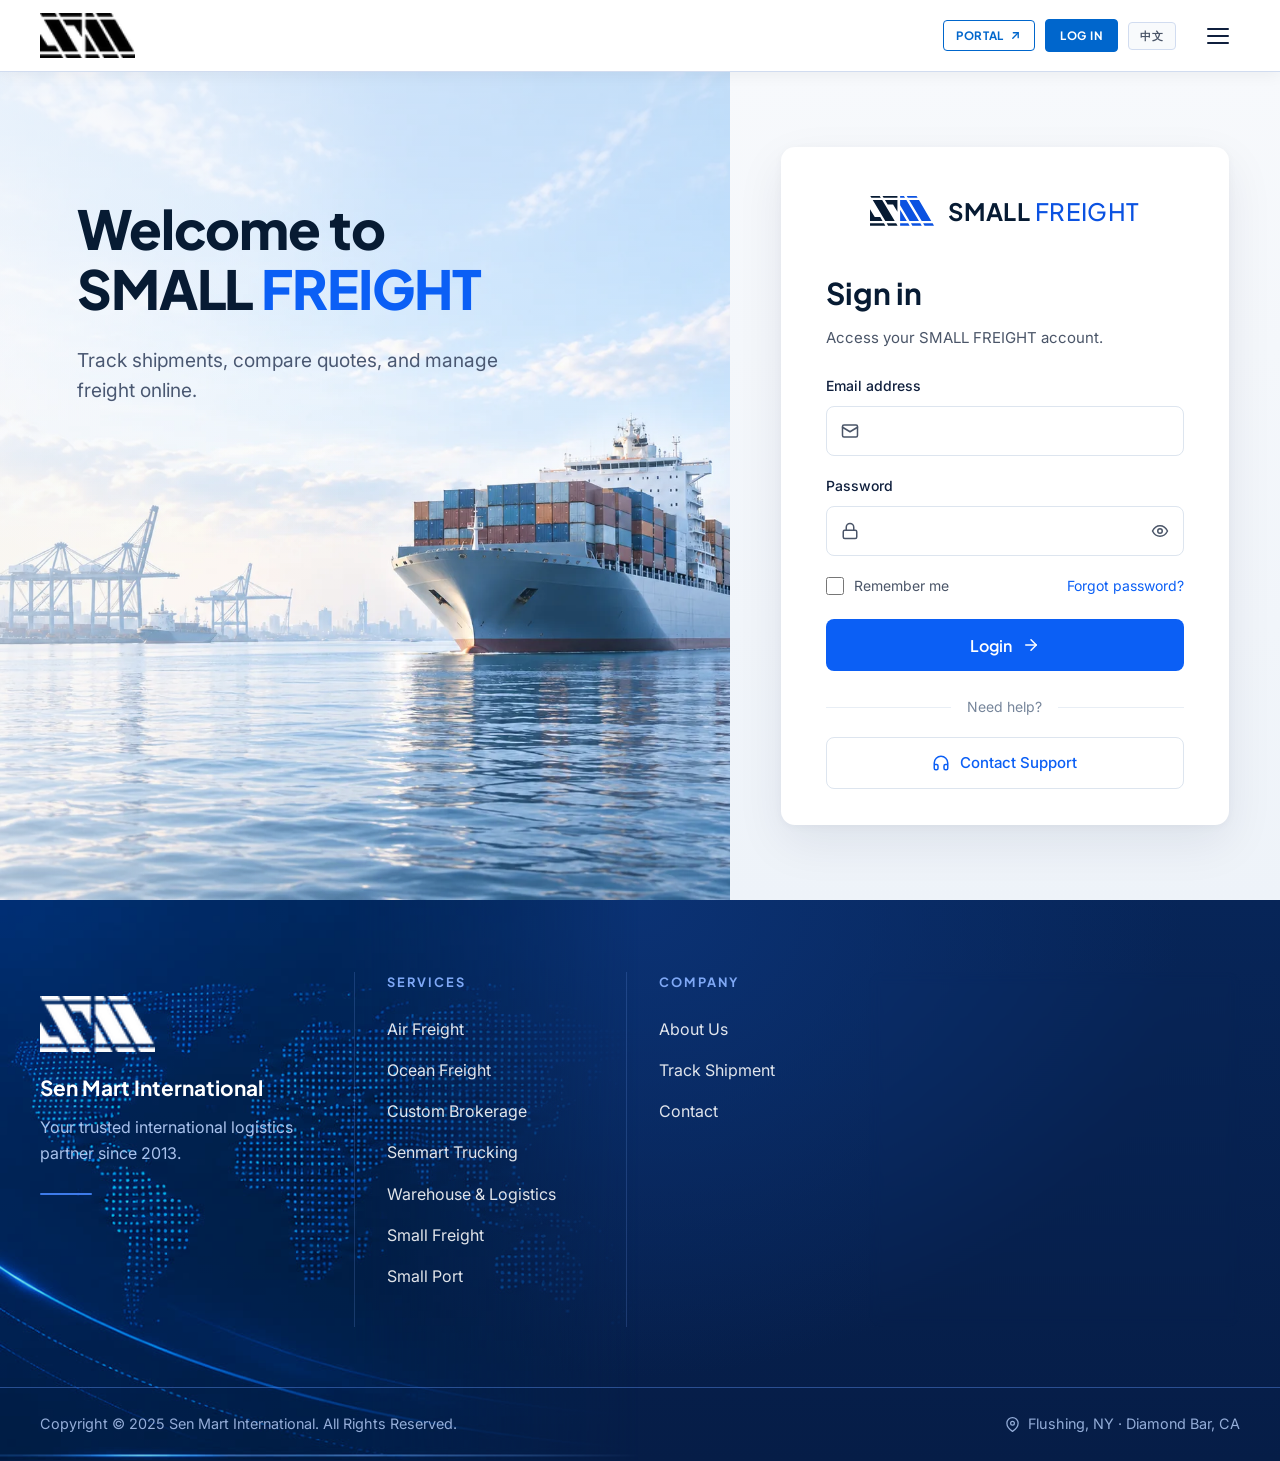
<file: small-freight-login.html>
<!DOCTYPE html>
<html lang="en">
<head>
  <meta charset="UTF-8" />
  <meta name="viewport" content="width=device-width, initial-scale=1.0" />
  <title>Small Freight — Sign In | Sen Mart International</title>
  <meta name="description" content="Sign in to SMALL FREIGHT to track shipments, compare quotes, and manage freight online." />
  <link rel="preconnect" href="https://fonts.googleapis.com" />
  <link rel="preconnect" href="https://fonts.gstatic.com" crossorigin />
  <link href="https://fonts.googleapis.com/css2?family=Plus+Jakarta+Sans:wght@400;500;600;700;800&family=Inter:wght@400;500;600&display=swap" rel="stylesheet" />
  <link rel="stylesheet" href="styles.css" />
</head>
<body class="inner-page sfl-page">

  <div class="scroll-progress" id="scrollProgress"></div>

  <nav class="nav" id="navbar">
    <div class="container nav-inner">
      <a href="index.html" class="nav-logo">
        <img src="logo.png" alt="Sen Mart International" class="nav-logo-img" />
      </a>
      <ul class="nav-links" id="navLinks">
        <li><a href="index.html" class="nav-link" data-zh="首页">HOME</a></li>
        <li><a href="freight-forwarding.html" class="nav-link" data-zh="货运代理">FREIGHT FORWARDING</a></li>
        <li><a href="custom-brokerage.html" class="nav-link" data-zh="报关行">CUSTOM BROKERAGE</a></li>
        <li><a href="senmart-trucking.html" class="nav-link" data-zh="自营车队">SENMART TRUCKING</a></li>
        <li><a href="warehouse.html" class="nav-link" data-zh="仓储">WAREHOUSE</a></li>
        <li><a href="track.html" class="nav-link" data-zh="货运追踪">TRACK</a></li>
        <li><a href="small-freight.html" class="nav-link" data-zh="小货运输">SMALL FREIGHT</a></li>
        <li><a href="small-port.html" class="nav-link">SMALL PORT</a></li>
        <li><a href="about.html" class="nav-link" data-zh="关于我们">ABOUT US</a></li>
        <li><a href="contact.html" class="nav-link" data-zh="联系我们">CONTACT</a></li>
      </ul>
      <div class="nav-actions">
        <a href="https://coolcopa0303-png.github.io/smallfreight/login/" target="_blank" rel="noopener" class="nav-portal"><span data-zh="进入后台">Portal</span> <svg width="13" height="13" viewBox="0 0 24 24" fill="none" stroke="currentColor" stroke-width="2.5" stroke-linecap="round" stroke-linejoin="round" aria-hidden="true"><path d="M7 17L17 7"/><polyline points="8 7 17 7 17 16"/></svg></a>
        <button type="button" class="nav-login" data-auth-open data-zh="登录">Log In</button>
        <button class="lang-toggle" id="langToggle" aria-label="Switch language">中文</button>
      </div>
      <button class="hamburger" id="hamburger" aria-label="Toggle navigation" aria-expanded="false">
        <span></span><span></span><span></span>
      </button>
    </div>
  </nav>

  <div class="mobile-drawer" id="mobileDrawer">
    <ul>
      <li><a href="index.html" class="mobile-nav-link" data-zh="首页">HOME</a></li>
      <li><a href="freight-forwarding.html" class="mobile-nav-link" data-zh="货运代理">FREIGHT FORWARDING</a></li>
      <li><a href="custom-brokerage.html" class="mobile-nav-link" data-zh="报关行">CUSTOM BROKERAGE</a></li>
      <li><a href="senmart-trucking.html" class="mobile-nav-link" data-zh="自营车队">SENMART TRUCKING</a></li>
      <li><a href="warehouse.html" class="mobile-nav-link" data-zh="仓储">WAREHOUSE</a></li>
      <li><a href="track.html" class="mobile-nav-link" data-zh="货运追踪">TRACK</a></li>
      <li><a href="small-freight.html" class="mobile-nav-link" data-zh="小货运输">SMALL FREIGHT</a></li>
      <li><a href="small-port.html" class="mobile-nav-link">SMALL PORT</a></li>
      <li><a href="about.html" class="mobile-nav-link" data-zh="关于我们">ABOUT US</a></li>
      <li><a href="contact.html" class="mobile-nav-link" data-zh="联系我们">CONTACT</a></li>
      <li><a href="#login" class="mobile-nav-link" data-auth-open data-zh="客户登录">CUSTOMER LOG IN</a></li>
      <li><a href="tel:5169620966" class="mobile-nav-link mobile-cta">516-962-0966</a></li>
    </ul>
  </div>


  <!-- SMALL FREIGHT SIGN IN -->
  <main class="sfl">
    <section class="sfl-hero">
      <div class="sfl-hero-text">
        <h1 class="sfl-welcome"><span data-zh="欢迎使用">Welcome to</span><br />SMALL <em>FREIGHT</em></h1>
        <p class="sfl-tagline" data-zh="在线追踪货物、比较报价、管理货运。">Track shipments, compare quotes, and manage freight online.</p>
      </div>
    </section>

    <section class="sfl-panel">
      <form class="sfl-card" id="sflForm" novalidate>
        <div class="sfl-brand"><svg class="sfl-mark" viewBox="0 0 81 37.5" aria-hidden="true" focusable="false"><path fill="#0B52E1" fill-rule="evenodd" d="M38.13 37.5v-2.94h10.23l1.77 2.94zm15.51 0h11.87l-1.77-2.94H51.87zm15.38 0H81l-1.73-2.94H67.25zm8.52-5.88L61.99 5.15H49.58l15.9 26.47zM60.26 2.2 58.96 0H46.49l1.33 2.2zM42.98 0h-4.85v2.2h6.17zm19 31.62H50.1L38.13 11.68V5.15h7.94zm-23.85 0v-14.1l8.47 14.1z"/><path fill="#071B33" d="m.38 0 1.33 2.2h11.93L12.32 0zm15.45 0 1.33 2.2h17.56V0zM3.47 5.15l15.9 26.47h11.94L15.41 5.15zm15.45 0 3.42 5.68h6.87l5.5 9.13V5.15zM0 31.62h15.86l-2.93-4.88H6.01L0 16.74zm0 5.88h19.4l-1.77-2.94H0zm21.14-2.94 1.77 2.94h11.8v-.22l-1.63-2.72z"/></svg><span>SMALL <b>FREIGHT</b></span></div>
        <div class="sfl-heading">
          <h2 data-zh="登录">Sign in</h2>
          <p data-zh="登录您的 SMALL FREIGHT 账户。">Access your SMALL FREIGHT account.</p>
        </div>
        <div class="sfl-field">
          <label for="sflEmail" data-zh="邮箱地址">Email address</label>
          <div class="sfl-control">
            <span class="sfl-ico"><svg width="18" height="18" viewBox="0 0 24 24" fill="none" stroke="currentColor" stroke-width="2" stroke-linecap="round" stroke-linejoin="round" aria-hidden="true"><rect x="2" y="4" width="20" height="16" rx="2"/><path d="m22 7-10 6L2 7"/></svg></span>
            <input type="email" id="sflEmail" autocomplete="email" required />
          </div>
        </div>
        <div class="sfl-field">
          <label for="sflPassword" data-zh="密码">Password</label>
          <div class="sfl-control">
            <span class="sfl-ico"><svg width="18" height="18" viewBox="0 0 24 24" fill="none" stroke="currentColor" stroke-width="2" stroke-linecap="round" stroke-linejoin="round" aria-hidden="true"><rect x="3" y="11" width="18" height="11" rx="2"/><path d="M7 11V7a5 5 0 0 1 10 0v4"/></svg></span>
            <input type="password" id="sflPassword" autocomplete="current-password" required />
            <button type="button" class="sfl-eye" id="sflEye" aria-label="Show password" aria-pressed="false"><svg width="18" height="18" viewBox="0 0 24 24" fill="none" stroke="currentColor" stroke-width="2" stroke-linecap="round" stroke-linejoin="round" aria-hidden="true"><path d="M2 12s3.5-7 10-7 10 7 10 7-3.5 7-10 7S2 12 2 12z"/><circle cx="12" cy="12" r="3"/></svg></button>
          </div>
        </div>
        <div class="sfl-row">
          <label class="sfl-check"><input type="checkbox" id="sflRemember" /><span data-zh="记住我">Remember me</span></label>
          <button type="button" class="sfl-link" id="sflForgot" aria-expanded="false" data-zh="忘记密码？">Forgot password?</button>
        </div>
        <p class="sfl-notice" id="sflNotice" role="status" hidden></p>
        <button type="submit" class="sfl-submit"><span data-zh="登录">Login</span><svg width="18" height="18" viewBox="0 0 24 24" fill="none" stroke="currentColor" stroke-width="2" stroke-linecap="round" stroke-linejoin="round" aria-hidden="true"><path d="M5 12h14"/><path d="m12 5 7 7-7 7"/></svg></button>
        <div class="sfl-divider"><span data-zh="需要帮助？">Need help?</span></div>
        <a class="sfl-support" href="tel:5169620966"><svg width="18" height="18" viewBox="0 0 24 24" fill="none" stroke="currentColor" stroke-width="2" stroke-linecap="round" stroke-linejoin="round" aria-hidden="true"><path d="M3 14h3a2 2 0 0 1 2 2v3a2 2 0 0 1-2 2H5a2 2 0 0 1-2-2v-7a9 9 0 0 1 18 0v7a2 2 0 0 1-2 2h-1a2 2 0 0 1-2-2v-3a2 2 0 0 1 2-2h3"/></svg><span data-zh="联系客服">Contact Support</span></a>
      </form>
    </section>
  </main>

  <footer class="footer site-footer">
    <div class="container">
      <div class="sft-top">
        <div class="sft-brand">
          <a href="index.html" class="sft-logo"><img src="logo.png" alt="Sen Mart International" /></a>
          <b class="sft-name">Sen Mart International</b>
          <p class="sft-tagline" data-zh="自2013年起，您值得信赖的国际物流合作伙伴。">Your trusted international logistics partner since 2013.</p>
          <span class="sft-rule" aria-hidden="true"></span>
        </div>
        <div class="sft-col">
          <div class="sft-title" data-zh="服务">Services</div>
          <ul>
            <li><a href="freight-forwarding.html" data-zh="空运">Air Freight</a></li>
            <li><a href="freight-forwarding.html" data-zh="海运">Ocean Freight</a></li>
            <li><a href="custom-brokerage.html" data-zh="报关行">Custom Brokerage</a></li>
            <li><a href="senmart-trucking.html" data-zh="自营车队">Senmart Trucking</a></li>
            <li><a href="warehouse.html" data-zh="仓储与物流">Warehouse &amp; Logistics</a></li>
            <li><a href="small-freight.html" data-zh="小货运输">Small Freight</a></li>
            <li><a href="small-port.html">Small Port</a></li>
          </ul>
        </div>
        <div class="sft-col">
          <div class="sft-title" data-zh="公司">Company</div>
          <ul>
            <li><a href="about.html" data-zh="关于我们">About Us</a></li>
            <li><a href="track.html" data-zh="货运追踪">Track Shipment</a></li>
            <li><a href="contact.html" data-zh="联系我们">Contact</a></li>
          </ul>
        </div>
        <div class="sft-card">
          <div class="sft-title" data-zh="地址 / 联系方式">Locations / Contact</div>
          <ul>
            <li><span class="sft-ico"><svg width="18" height="18" viewBox="0 0 24 24" fill="currentColor" aria-hidden="true"><path d="M12 2a7 7 0 00-7 7c0 5.25 7 13 7 13s7-7.75 7-13a7 7 0 00-7-7zm0 9.5A2.5 2.5 0 1112 6.5a2.5 2.5 0 010 5z"/></svg></span><span>12909 26th Ave Ste 305<br />Flushing, NY 11354</span></li>
            <li><span class="sft-ico"><svg width="18" height="18" viewBox="0 0 24 24" fill="currentColor" aria-hidden="true"><path d="M6.6 10.8a15.1 15.1 0 006.6 6.6l2.2-2.2a1 1 0 011-.25 11.4 11.4 0 003.6.57 1 1 0 011 1V20a1 1 0 01-1 1A17 17 0 013 4a1 1 0 011-1h3.5a1 1 0 011 1c0 1.25.2 2.45.57 3.57a1 1 0 01-.25 1z"/></svg></span><a href="tel:5169620966">516-962-0966</a></li>
            <li><span class="sft-ico"><svg width="18" height="18" viewBox="0 0 24 24" fill="currentColor" aria-hidden="true"><path d="M19 8H5a3 3 0 00-3 3v6h4v4h12v-4h4v-6a3 3 0 00-3-3zm-3 11H8v-5h8v5zm3-7a1 1 0 110-2 1 1 0 010 2zM18 3H6v4h12V3z"/></svg></span><a href="tel:7187322465"><span>718-732-2465</span> <span data-zh="（传真）">(Fax)</span></a></li>
            <li><span class="sft-ico"><svg width="18" height="18" viewBox="0 0 24 24" fill="currentColor" aria-hidden="true"><path d="M20 4H4a2 2 0 00-2 2v12a2 2 0 002 2h16a2 2 0 002-2V6a2 2 0 00-2-2zm0 4l-8 5-8-5V6l8 5 8-5v2z"/></svg></span><a href="mailto:shakeh@senmartintl.com">shakeh@senmartintl.com</a></li>
          </ul>
        </div>
      </div>
    </div>
    <div class="sft-bottom">
      <div class="container sft-bottom-inner">
        <p data-zh="版权所有 &copy; 2025 Sen Mart International。保留所有权利。">Copyright &copy; 2025 Sen Mart International. All Rights Reserved.</p>
        <p class="sft-places"><svg width="15" height="15" viewBox="0 0 24 24" fill="none" stroke="currentColor" stroke-width="2" stroke-linecap="round" stroke-linejoin="round" aria-hidden="true"><path d="M21 10c0 7-9 13-9 13s-9-6-9-13a9 9 0 0118 0z"/><circle cx="12" cy="10" r="3"/></svg>Flushing, NY · Diamond Bar, CA</p>
      </div>
    </div>
  </footer>

  <script src="main.js"></script>
  <script src="auth.js"></script>
  <script>
    (function () {
      var form = document.getElementById('sflForm');
      var email = document.getElementById('sflEmail');
      var pwd = document.getElementById('sflPassword');
      var eye = document.getElementById('sflEye');
      var remember = document.getElementById('sflRemember');
      var notice = document.getElementById('sflNotice');
      var KEY = 'sf.login.email';
      var zh = function () { return document.documentElement.lang === 'zh' || document.documentElement.lang === 'zh-CN'; };
      var say = function (en, cn) {
        notice.innerHTML = zh() ? cn : en;
        notice.hidden = false;
      };
      try {
        var saved = localStorage.getItem(KEY);
        if (saved) { email.value = saved; remember.checked = true; }
      } catch (e) {}
      eye.addEventListener('click', function () {
        var show = pwd.type === 'password';
        pwd.type = show ? 'text' : 'password';
        eye.setAttribute('aria-pressed', String(show));
        eye.setAttribute('aria-label', show ? 'Hide password' : 'Show password');
      });
      document.getElementById('sflForgot').addEventListener('click', function () {
        say('To reset your password, please call customer support: <a href="tel:5169620966">(516) 962-0966</a>',
            '如需重置密码，请致电客服：<a href="tel:5169620966">(516) 962-0966</a>');
      });
      form.addEventListener('submit', function (e) {
        e.preventDefault();
        if (!email.value.trim() || !email.checkValidity()) { email.focus(); return; }
        if (!pwd.value) { pwd.focus(); return; }
        try {
          if (remember.checked) localStorage.setItem(KEY, email.value.trim());
          else localStorage.removeItem(KEY);
        } catch (e2) {}
        say('Online sign-in is not available yet. Please contact customer support: <a href="tel:5169620966">(516) 962-0966</a>',
            '在线登录暂未开放，请联系客服：<a href="tel:5169620966">(516) 962-0966</a>');
      });
    })();
  </script>
</body>
</html>
</file>
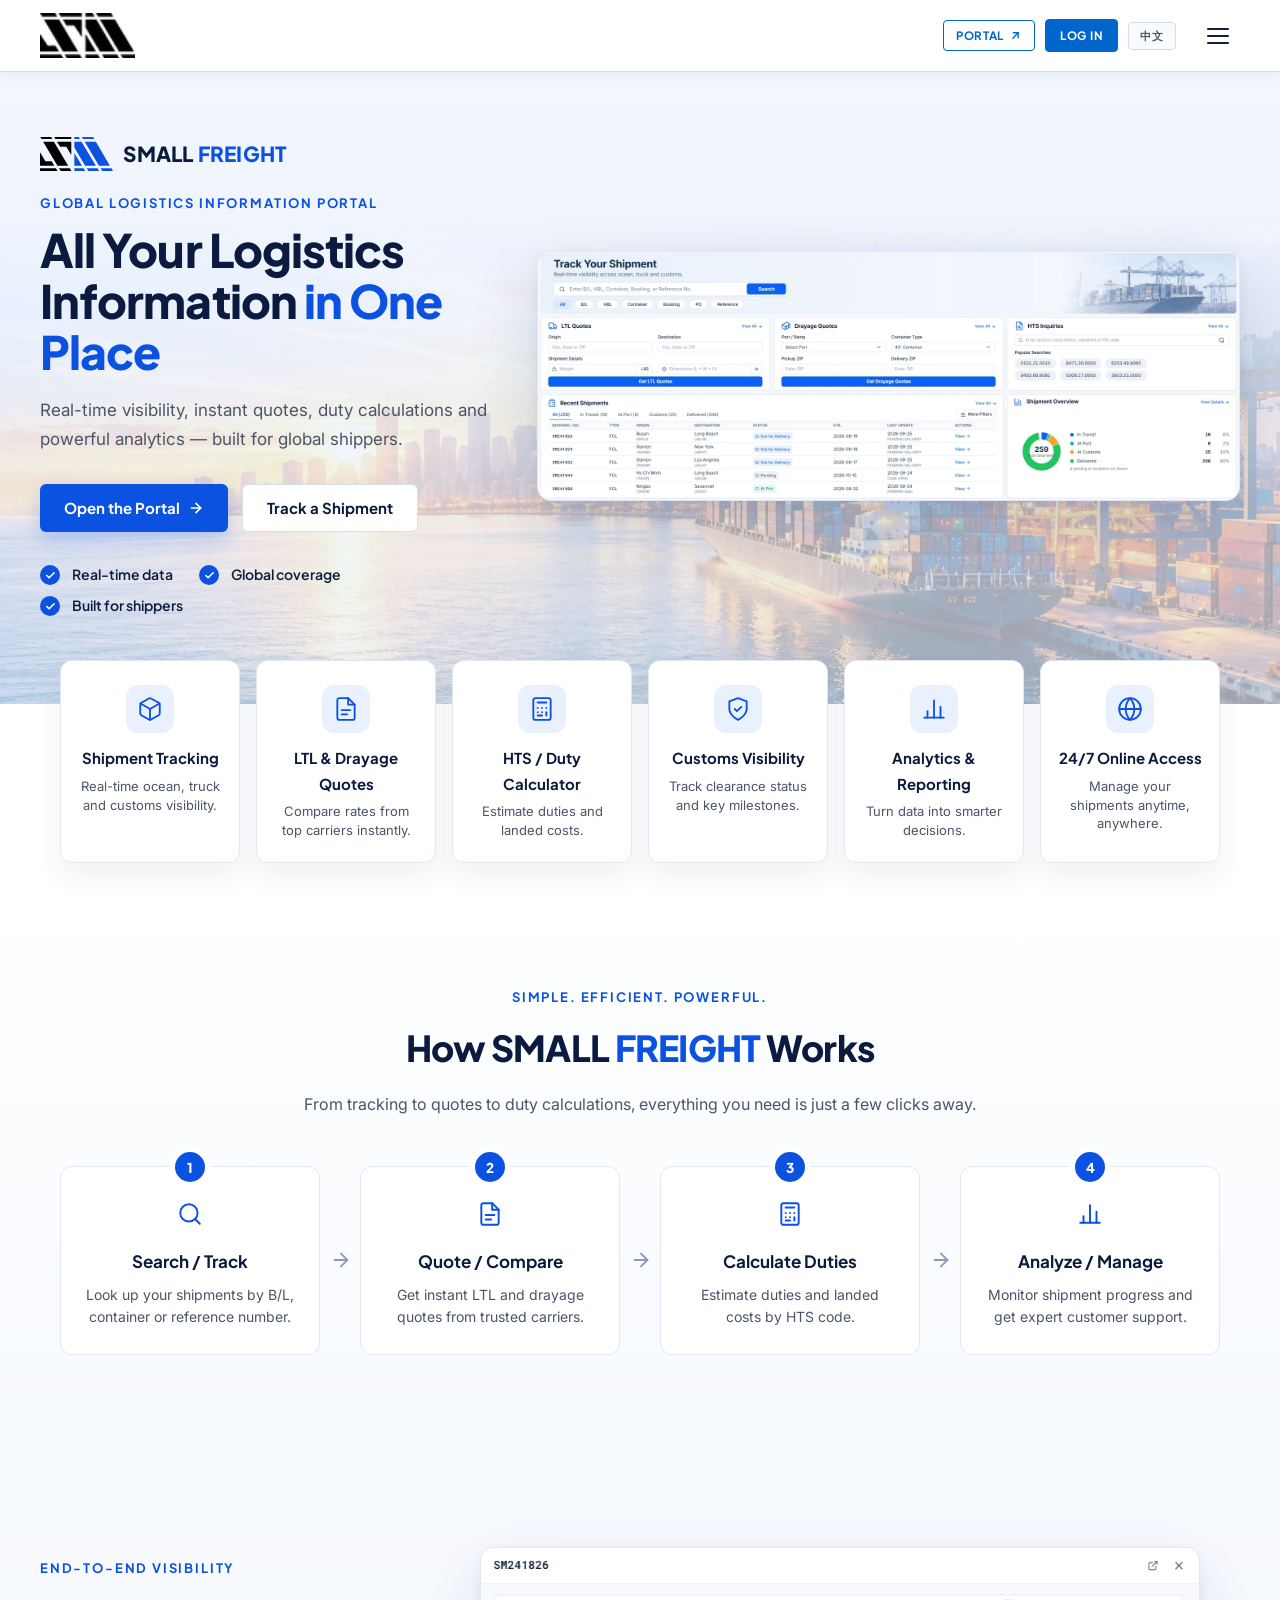
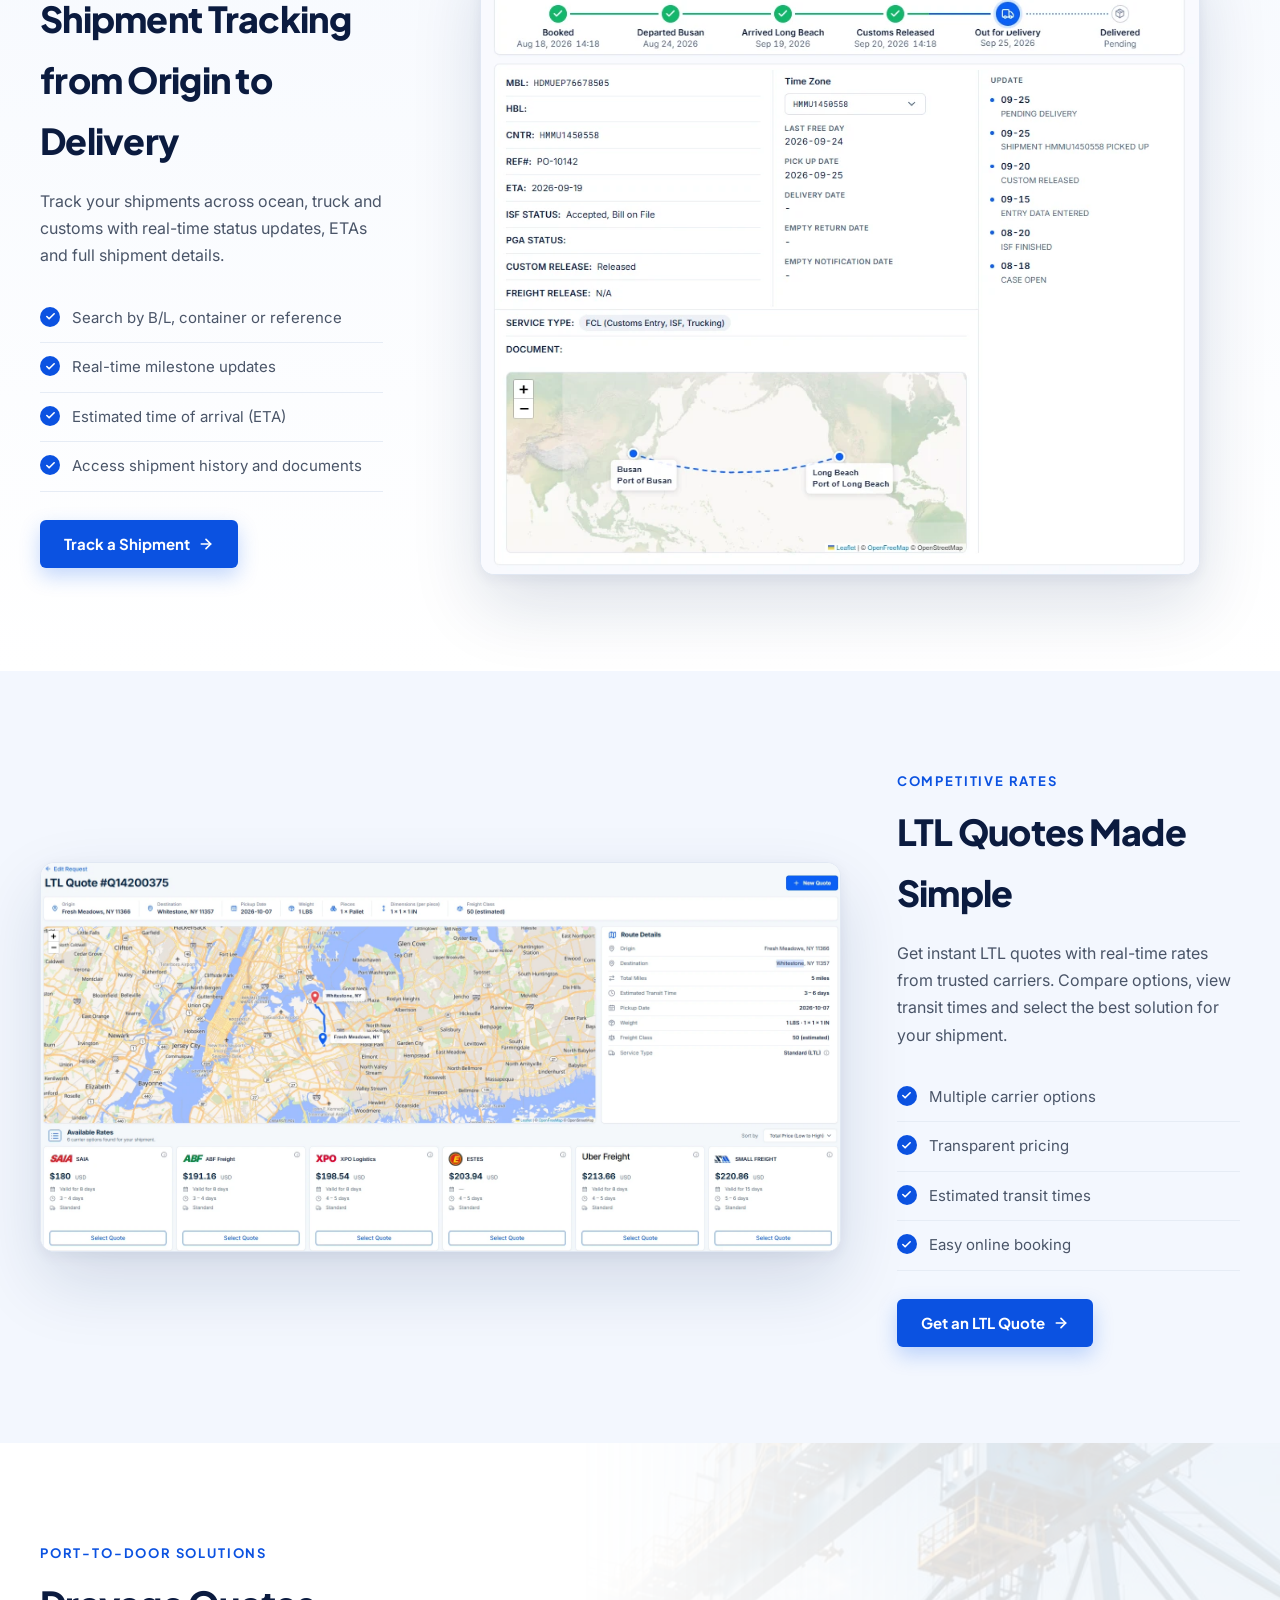
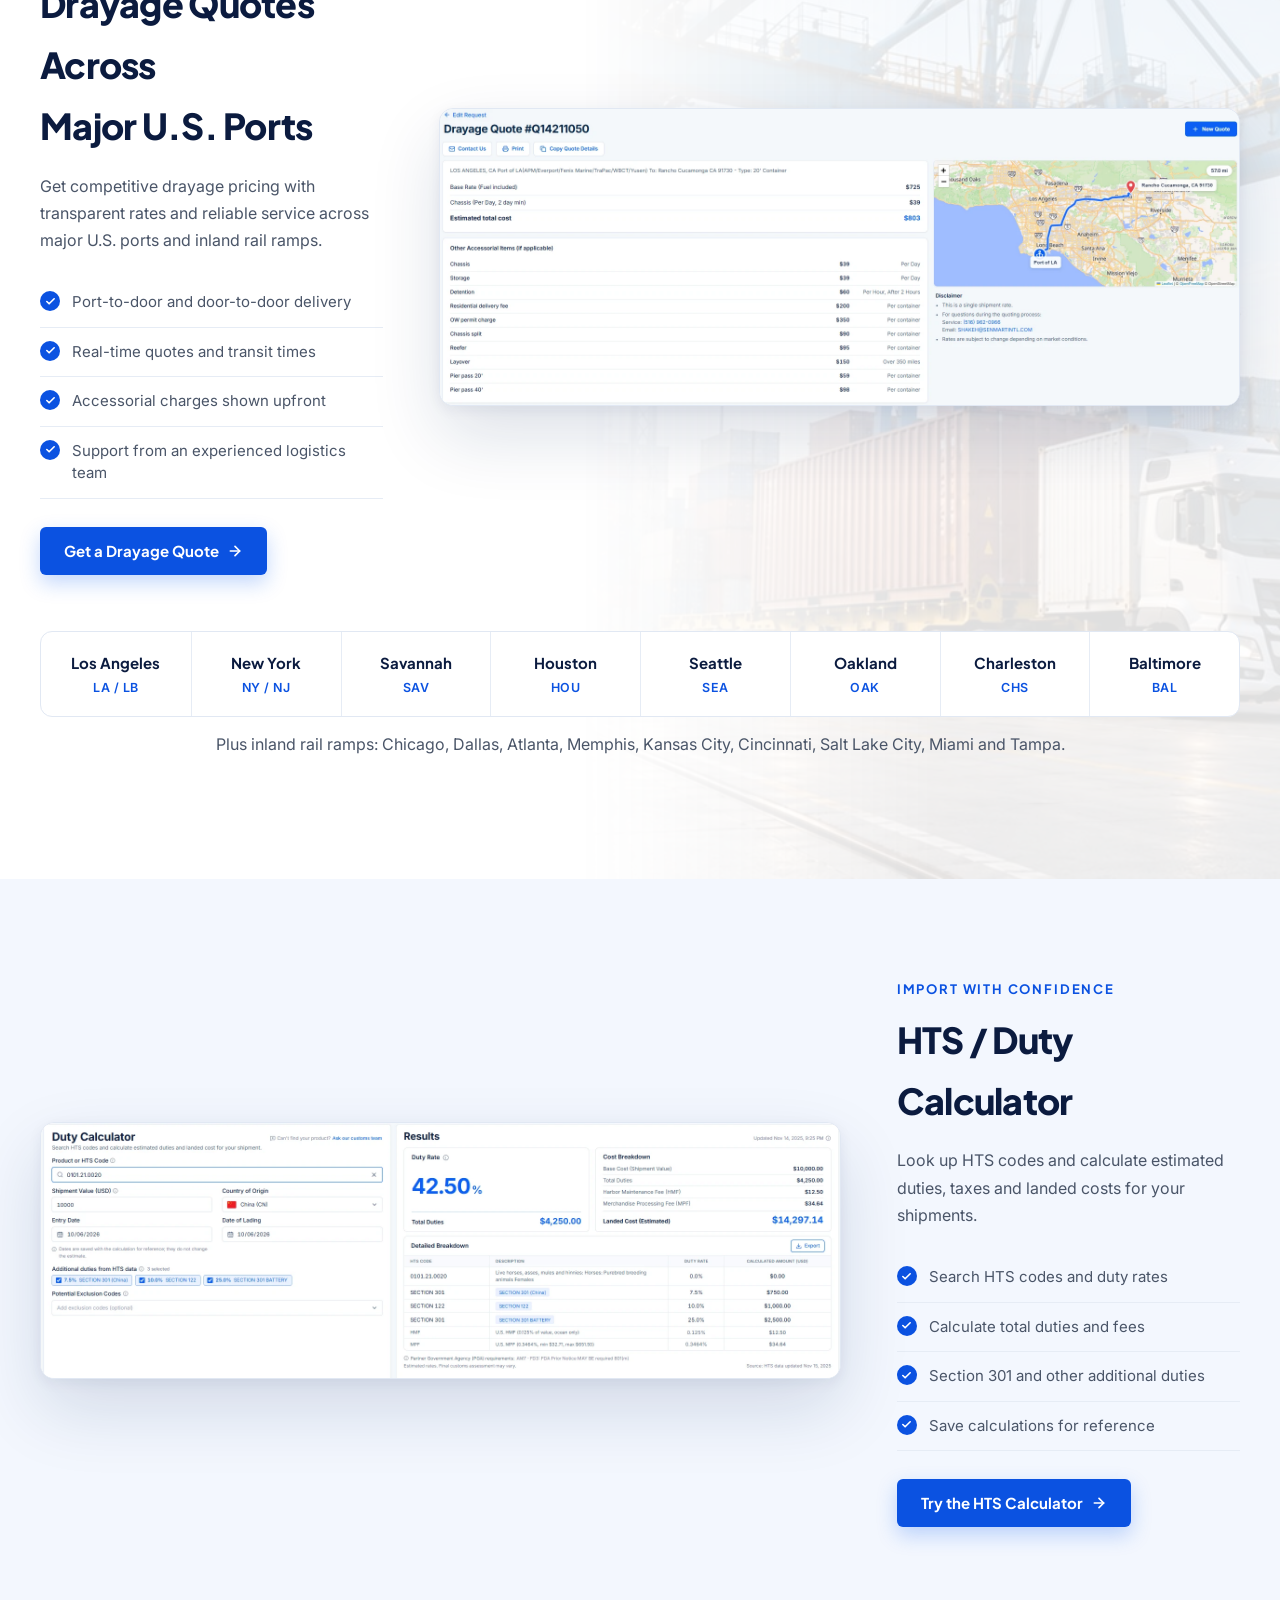
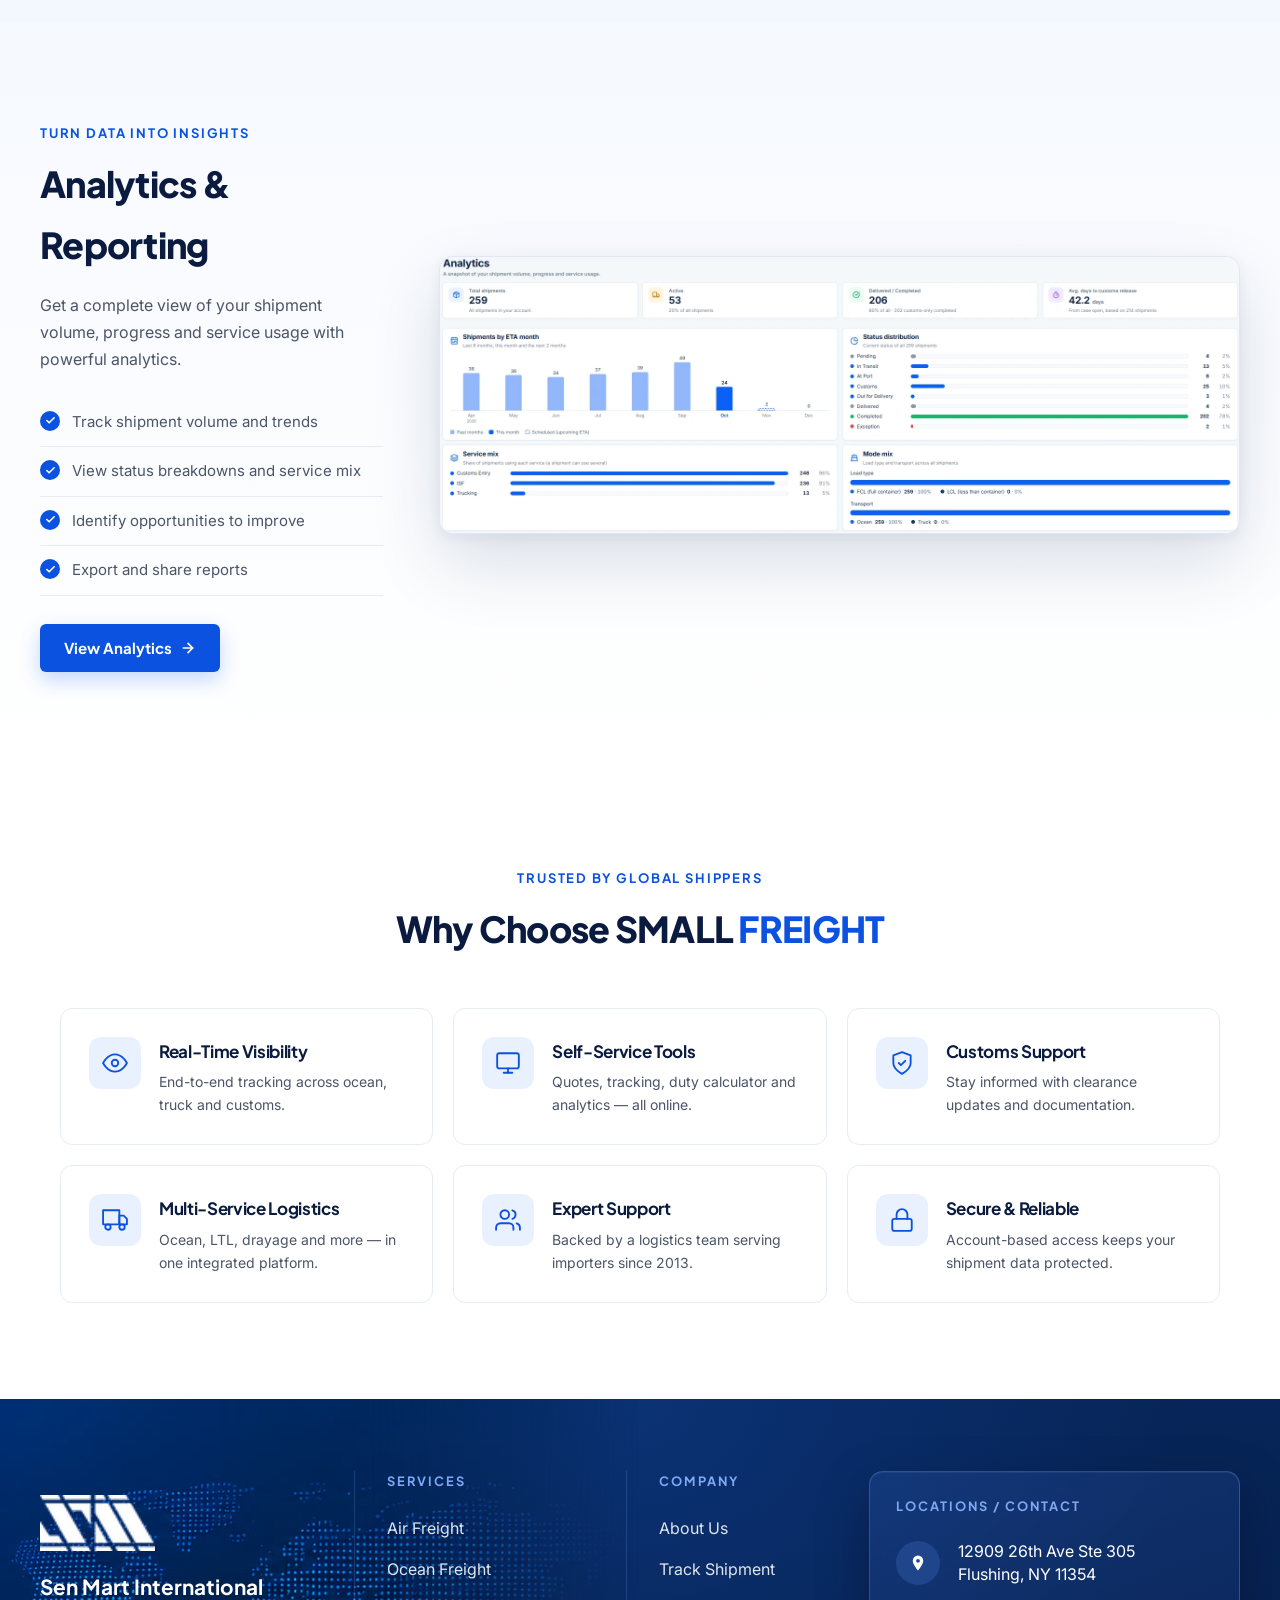
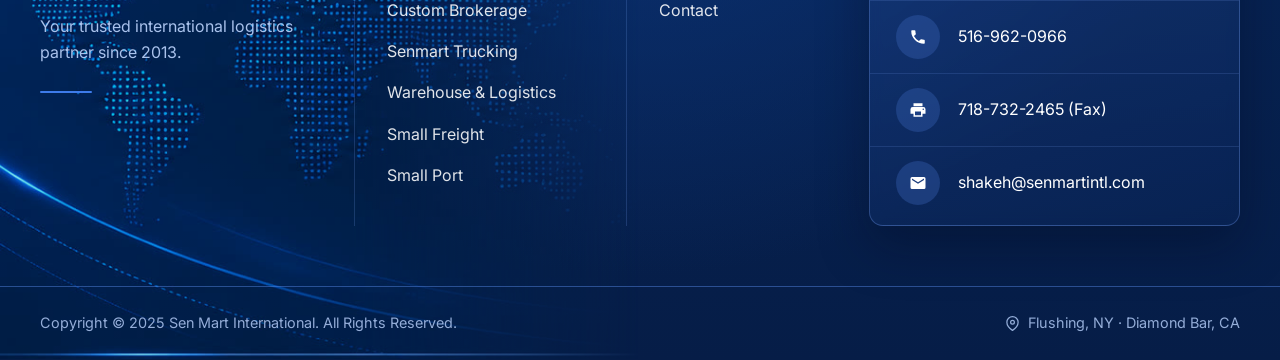
<file: small-freight.html>
<!DOCTYPE html>
<html lang="en">
<head>
  <meta charset="UTF-8" />
  <meta name="viewport" content="width=device-width, initial-scale=1.0" />
  <title>Small Freight — Logistics Information Portal | Sen Mart International</title>
  <meta name="description" content="SMALL FREIGHT is Sen Mart International's online logistics portal: shipment tracking, LTL and drayage quotes, HTS duty calculator and analytics in one place." />
  <link rel="preconnect" href="https://fonts.googleapis.com" />
  <link rel="preconnect" href="https://fonts.gstatic.com" crossorigin />
  <link href="https://fonts.googleapis.com/css2?family=Plus+Jakarta+Sans:wght@400;500;600;700;800&family=Inter:wght@400;500;600&display=swap" rel="stylesheet" />
  <link rel="stylesheet" href="styles.css?v=5" />
</head>
<body class="inner-page sp-page sf-page">

  <div class="scroll-progress" id="scrollProgress"></div>

  <nav class="nav" id="navbar">
    <div class="container nav-inner">
      <a href="index.html" class="nav-logo">
        <img src="logo.png" alt="Sen Mart International" class="nav-logo-img" />
      </a>
      <ul class="nav-links" id="navLinks">
        <li><a href="index.html" class="nav-link" data-zh="首页">HOME</a></li>
        <li><a href="freight-forwarding.html" class="nav-link" data-zh="货运代理">FREIGHT FORWARDING</a></li>
        <li><a href="custom-brokerage.html" class="nav-link" data-zh="报关行">CUSTOM BROKERAGE</a></li>
        <li><a href="senmart-trucking.html" class="nav-link" data-zh="自营车队">SENMART TRUCKING</a></li>
        <li><a href="warehouse.html" class="nav-link" data-zh="仓储">WAREHOUSE</a></li>
        <li><a href="track.html" class="nav-link" data-zh="货运追踪">TRACK</a></li>
        <li><a href="small-freight.html" class="nav-link" data-zh="小货运输">SMALL FREIGHT</a></li>
        <li><a href="small-port.html" class="nav-link">SMALL PORT</a></li>
        <li><a href="about.html" class="nav-link" data-zh="关于我们">ABOUT US</a></li>
        <li><a href="contact.html" class="nav-link" data-zh="联系我们">CONTACT</a></li>
      </ul>
      <div class="nav-actions">
        <a href="https://coolcopa0303-png.github.io/smallfreight/login/" target="_blank" rel="noopener" class="nav-portal"><span data-zh="进入后台">Portal</span> <svg width="13" height="13" viewBox="0 0 24 24" fill="none" stroke="currentColor" stroke-width="2.5" stroke-linecap="round" stroke-linejoin="round" aria-hidden="true"><path d="M7 17L17 7"/><polyline points="8 7 17 7 17 16"/></svg></a>
        <button type="button" class="nav-login" data-auth-open data-zh="登录">Log In</button>
        <button class="lang-toggle" id="langToggle" aria-label="Switch language">中文</button>
      </div>
      <button class="hamburger" id="hamburger" aria-label="Toggle navigation" aria-expanded="false">
        <span></span><span></span><span></span>
      </button>
    </div>
  </nav>

  <div class="mobile-drawer" id="mobileDrawer">
    <ul>
      <li><a href="index.html" class="mobile-nav-link" data-zh="首页">HOME</a></li>
      <li><a href="freight-forwarding.html" class="mobile-nav-link" data-zh="货运代理">FREIGHT FORWARDING</a></li>
      <li><a href="custom-brokerage.html" class="mobile-nav-link" data-zh="报关行">CUSTOM BROKERAGE</a></li>
      <li><a href="senmart-trucking.html" class="mobile-nav-link" data-zh="自营车队">SENMART TRUCKING</a></li>
      <li><a href="warehouse.html" class="mobile-nav-link" data-zh="仓储">WAREHOUSE</a></li>
      <li><a href="track.html" class="mobile-nav-link" data-zh="货运追踪">TRACK</a></li>
      <li><a href="small-freight.html" class="mobile-nav-link" data-zh="小货运输">SMALL FREIGHT</a></li>
      <li><a href="small-port.html" class="mobile-nav-link">SMALL PORT</a></li>
      <li><a href="about.html" class="mobile-nav-link" data-zh="关于我们">ABOUT US</a></li>
      <li><a href="contact.html" class="mobile-nav-link" data-zh="联系我们">CONTACT</a></li>
      <li><a href="https://coolcopa0303-png.github.io/smallfreight/login/" target="_blank" rel="noopener" class="mobile-nav-link" data-zh="进入 Small Freight 后台 ↗">SMALL FREIGHT PORTAL ↗</a></li>
      <li><a href="#login" class="mobile-nav-link" data-auth-open data-zh="客户登录">CUSTOMER LOG IN</a></li>
      <li><a href="tel:5169620966" class="mobile-nav-link mobile-cta">516-962-0966</a></li>
    </ul>
  </div>

  <!-- ======================== HERO ======================== -->
  <section class="sp-hero sf-hero">
    <img src="image/hero-port.jpg" alt="" class="sp-hero-bg sf-hero-bg" />
    <div class="container sp-hero-grid">
      <div class="sp-hero-text">
        <div class="sf-brand reveal">
          <img src="image/sf-logo.svg" width="81" height="38" alt="" />
          <span>SMALL <b>FREIGHT</b></span>
        </div>
        <span class="sp-kicker reveal" data-zh="全球物流信息门户">Global Logistics Information Portal</span>
        <h1 class="reveal" data-zh='您的全部物流信息，<span class="sf-accent">尽在一处</span>'>All Your Logistics Information <span class="sf-accent">in One Place</span></h1>
        <p class="sp-lead reveal" data-zh="实时可视化、即时报价、关税计算与强大的数据分析——专为全球托运人打造。">Real-time visibility, instant quotes, duty calculations and powerful analytics — built for global shippers.</p>
        <div class="sp-actions reveal">
          <a href="https://coolcopa0303-png.github.io/smallfreight/login/" target="_blank" rel="noopener" class="sp-btn sp-btn-primary"><span data-zh="进入门户">Open the Portal</span> <svg width="16" height="16" viewBox="0 0 24 24" fill="none" stroke="currentColor" stroke-width="2.5" stroke-linecap="round" stroke-linejoin="round" aria-hidden="true"><line x1="5" y1="12" x2="19" y2="12"/><polyline points="12 5 19 12 12 19"/></svg></a>
          <a href="track.html" class="sp-btn sp-btn-outline" data-zh="追踪货物">Track a Shipment</a>
        </div>
        <ul class="sp-checks sf-checks-row reveal">
          <li data-zh="实时数据">Real-time data</li>
          <li data-zh="全球覆盖">Global coverage</li>
          <li data-zh="专为托运人打造">Built for shippers</li>
        </ul>
      </div>

      <div class="sp-app sp-shot sp-hero-app reveal">
        <img src="image/sf-shot-dashboard.webp?v=5" width="1722" height="608" alt="SMALL FREIGHT dashboard with shipment search, LTL and drayage quote forms, HTS search, recent shipments and a shipment overview chart" />
      </div>
    </div>
  </section>

  <!-- ======================== MODULES ======================== -->
  <section class="sf-modules">
    <div class="container sf-mod-grid stagger-reveal">
      <div class="sf-mod">
        <span class="sf-mod-icon"><svg width="26" height="26" viewBox="0 0 24 24" fill="none" stroke="currentColor" stroke-width="1.7" stroke-linecap="round" stroke-linejoin="round" aria-hidden="true"><path d="M21 16V8a2 2 0 00-1-1.73l-7-4a2 2 0 00-2 0l-7 4A2 2 0 003 8v8a2 2 0 001 1.73l7 4a2 2 0 002 0l7-4A2 2 0 0021 16z"/><polyline points="3.27 6.96 12 12.01 20.73 6.96"/><line x1="12" y1="22.08" x2="12" y2="12"/></svg></span>
        <b data-zh="货物追踪">Shipment Tracking</b>
        <span data-zh="海运、卡车与清关全程实时可视。">Real-time ocean, truck and customs visibility.</span>
      </div>
      <div class="sf-mod">
        <span class="sf-mod-icon"><svg width="26" height="26" viewBox="0 0 24 24" fill="none" stroke="currentColor" stroke-width="1.7" stroke-linecap="round" stroke-linejoin="round" aria-hidden="true"><path d="M14 2H6a2 2 0 00-2 2v16a2 2 0 002 2h12a2 2 0 002-2V8z"/><polyline points="14 2 14 8 20 8"/><line x1="8" y1="13" x2="16" y2="13"/><line x1="8" y1="17" x2="13" y2="17"/></svg></span>
        <b data-zh="LTL 与拖车报价">LTL &amp; Drayage Quotes</b>
        <span data-zh="即时比较主流承运商的价格。">Compare rates from top carriers instantly.</span>
      </div>
      <div class="sf-mod">
        <span class="sf-mod-icon"><svg width="26" height="26" viewBox="0 0 24 24" fill="none" stroke="currentColor" stroke-width="1.7" stroke-linecap="round" stroke-linejoin="round" aria-hidden="true"><rect x="4" y="2" width="16" height="20" rx="2"/><line x1="8" y1="6" x2="16" y2="6"/><line x1="8" y1="11" x2="8" y2="11.01"/><line x1="12" y1="11" x2="12" y2="11.01"/><line x1="16" y1="11" x2="16" y2="11.01"/><line x1="8" y1="15" x2="8" y2="15.01"/><line x1="12" y1="15" x2="12" y2="15.01"/><line x1="16" y1="15" x2="16" y2="18"/><line x1="8" y1="18" x2="12" y2="18"/></svg></span>
        <b data-zh="HTS / 关税计算">HTS / Duty Calculator</b>
        <span data-zh="估算关税与到岸成本。">Estimate duties and landed costs.</span>
      </div>
      <div class="sf-mod">
        <span class="sf-mod-icon"><svg width="26" height="26" viewBox="0 0 24 24" fill="none" stroke="currentColor" stroke-width="1.7" stroke-linecap="round" stroke-linejoin="round" aria-hidden="true"><path d="M12 22s8-4 8-10V5l-8-3-8 3v7c0 6 8 10 8 10z"/><polyline points="9 12 11 14 15 10"/></svg></span>
        <b data-zh="清关可视">Customs Visibility</b>
        <span data-zh="追踪清关状态与关键节点。">Track clearance status and key milestones.</span>
      </div>
      <div class="sf-mod">
        <span class="sf-mod-icon"><svg width="26" height="26" viewBox="0 0 24 24" fill="none" stroke="currentColor" stroke-width="1.7" stroke-linecap="round" stroke-linejoin="round" aria-hidden="true"><line x1="18" y1="20" x2="18" y2="10"/><line x1="12" y1="20" x2="12" y2="4"/><line x1="6" y1="20" x2="6" y2="14"/><line x1="3" y1="20" x2="21" y2="20"/></svg></span>
        <b data-zh="分析与报表">Analytics &amp; Reporting</b>
        <span data-zh="用数据驱动更明智的决策。">Turn data into smarter decisions.</span>
      </div>
      <div class="sf-mod">
        <span class="sf-mod-icon"><svg width="26" height="26" viewBox="0 0 24 24" fill="none" stroke="currentColor" stroke-width="1.7" stroke-linecap="round" stroke-linejoin="round" aria-hidden="true"><circle cx="12" cy="12" r="10"/><line x1="2" y1="12" x2="22" y2="12"/><path d="M12 2a15.3 15.3 0 014 10 15.3 15.3 0 01-4 10 15.3 15.3 0 01-4-10 15.3 15.3 0 014-10z"/></svg></span>
        <b data-zh="7×24 在线访问">24/7 Online Access</b>
        <span data-zh="随时随地管理您的货物。">Manage your shipments anytime, anywhere.</span>
      </div>
    </div>
  </section>

  <!-- ======================== HOW IT WORKS ======================== -->
  <section class="sp-solutions sf-how">
    <div class="container">
      <div class="sp-center-head reveal">
        <span class="sp-kicker" data-zh="简单 · 高效 · 强大">Simple. Efficient. Powerful.</span>
        <h2 data-zh='SMALL <span class="sf-accent">FREIGHT</span> 如何运作'>How SMALL <span class="sf-accent">FREIGHT</span> Works</h2>
        <p data-zh="从追踪、报价到关税计算，您需要的一切只需几次点击。">From tracking to quotes to duty calculations, everything you need is just a few clicks away.</p>
      </div>
      <ol class="sf-steps stagger-reveal">
        <li class="sf-step">
          <span class="sf-step-num">1</span>
          <span class="sf-step-icon"><svg width="26" height="26" viewBox="0 0 24 24" fill="none" stroke="currentColor" stroke-width="1.8" stroke-linecap="round" stroke-linejoin="round" aria-hidden="true"><circle cx="11" cy="11" r="8"/><line x1="21" y1="21" x2="16.65" y2="16.65"/></svg></span>
          <b data-zh="搜索 / 追踪">Search / Track</b>
          <span data-zh="通过提单、柜号或参考号查询您的货物。">Look up your shipments by B/L, container or reference number.</span>
        </li>
        <li class="sf-step">
          <span class="sf-step-num">2</span>
          <span class="sf-step-icon"><svg width="26" height="26" viewBox="0 0 24 24" fill="none" stroke="currentColor" stroke-width="1.8" stroke-linecap="round" stroke-linejoin="round" aria-hidden="true"><path d="M14 2H6a2 2 0 00-2 2v16a2 2 0 002 2h12a2 2 0 002-2V8z"/><polyline points="14 2 14 8 20 8"/><line x1="8" y1="13" x2="16" y2="13"/><line x1="8" y1="17" x2="13" y2="17"/></svg></span>
          <b data-zh="报价 / 比较">Quote / Compare</b>
          <span data-zh="获取可信承运商的即时 LTL 与拖车报价。">Get instant LTL and drayage quotes from trusted carriers.</span>
        </li>
        <li class="sf-step">
          <span class="sf-step-num">3</span>
          <span class="sf-step-icon"><svg width="26" height="26" viewBox="0 0 24 24" fill="none" stroke="currentColor" stroke-width="1.8" stroke-linecap="round" stroke-linejoin="round" aria-hidden="true"><rect x="4" y="2" width="16" height="20" rx="2"/><line x1="8" y1="6" x2="16" y2="6"/><line x1="8" y1="11" x2="8" y2="11.01"/><line x1="12" y1="11" x2="12" y2="11.01"/><line x1="16" y1="11" x2="16" y2="11.01"/><line x1="8" y1="15" x2="8" y2="15.01"/><line x1="12" y1="15" x2="12" y2="15.01"/><line x1="16" y1="15" x2="16" y2="18"/><line x1="8" y1="18" x2="12" y2="18"/></svg></span>
          <b data-zh="计算关税">Calculate Duties</b>
          <span data-zh="按 HTS 编码估算关税与到岸成本。">Estimate duties and landed costs by HTS code.</span>
        </li>
        <li class="sf-step">
          <span class="sf-step-num">4</span>
          <span class="sf-step-icon"><svg width="26" height="26" viewBox="0 0 24 24" fill="none" stroke="currentColor" stroke-width="1.8" stroke-linecap="round" stroke-linejoin="round" aria-hidden="true"><line x1="18" y1="20" x2="18" y2="10"/><line x1="12" y1="20" x2="12" y2="4"/><line x1="6" y1="20" x2="6" y2="14"/><line x1="3" y1="20" x2="21" y2="20"/></svg></span>
          <b data-zh="分析 / 管理">Analyze / Manage</b>
          <span data-zh="监控货物进度，并获得专业客服支持。">Monitor shipment progress and get expert customer support.</span>
        </li>
      </ol>
    </div>
  </section>

  <!-- ======================== TRACKING ======================== -->
  <section class="sp-feature">
    <div class="container sp-feature-grid">
      <div class="sp-feature-text">
        <span class="sp-kicker reveal" data-zh="端到端可视">End-to-End Visibility</span>
        <h2 class="reveal" data-zh="从起运地到目的地的<br />全程货物追踪">Shipment Tracking<br />from Origin to Delivery</h2>
        <p class="reveal" data-zh="追踪海运、卡车与清关全程，实时查看状态更新、预计到港时间以及完整的货物详情。">Track your shipments across ocean, truck and customs with real-time status updates, ETAs and full shipment details.</p>
        <ul class="sp-checks sp-checks-lined reveal">
          <li data-zh="按提单、柜号或参考号搜索">Search by B/L, container or reference</li>
          <li data-zh="实时节点更新">Real-time milestone updates</li>
          <li data-zh="预计到达时间（ETA）">Estimated time of arrival (ETA)</li>
          <li data-zh="查看货物历史与单证">Access shipment history and documents</li>
        </ul>
        <a href="track.html" class="sp-btn sp-btn-primary sf-feature-btn reveal"><span data-zh="追踪货物">Track a Shipment</span> <svg width="16" height="16" viewBox="0 0 24 24" fill="none" stroke="currentColor" stroke-width="2.5" stroke-linecap="round" stroke-linejoin="round" aria-hidden="true"><line x1="5" y1="12" x2="19" y2="12"/><polyline points="12 5 19 12 12 19"/></svg></a>
      </div>
      <div class="sp-app sp-shot sf-shot-tall reveal">
        <img src="image/sf-shot-shipments.webp?v=5" width="894" height="780" alt="Shipment SM241826 detail panel with milestones from Booked to Delivered, container and customs status, update history and a route map from Busan to Long Beach" loading="lazy" />
      </div>
    </div>
  </section>

  <!-- ======================== LTL QUOTES ======================== -->
  <section class="sp-feature sp-feature-alt">
    <div class="container sp-feature-grid sf-reverse">
      <div class="sp-feature-text">
        <span class="sp-kicker reveal" data-zh="有竞争力的价格">Competitive Rates</span>
        <h2 class="reveal" data-zh="LTL 报价，从未如此简单">LTL Quotes Made Simple</h2>
        <p class="reveal" data-zh="获取主流承运商的实时 LTL 报价。比较价格、查看运输时效，为您的货物选择最优方案。">Get instant LTL quotes with real-time rates from trusted carriers. Compare options, view transit times and select the best solution for your shipment.</p>
        <ul class="sp-checks sp-checks-lined reveal">
          <li data-zh="多家承运商可选">Multiple carrier options</li>
          <li data-zh="价格透明">Transparent pricing</li>
          <li data-zh="预估运输时效">Estimated transit times</li>
          <li data-zh="便捷的在线下单">Easy online booking</li>
        </ul>
        <a href="https://coolcopa0303-png.github.io/smallfreight/login/" target="_blank" rel="noopener" class="sp-btn sp-btn-primary sf-feature-btn reveal"><span data-zh="获取 LTL 报价">Get an LTL Quote</span> <svg width="16" height="16" viewBox="0 0 24 24" fill="none" stroke="currentColor" stroke-width="2.5" stroke-linecap="round" stroke-linejoin="round" aria-hidden="true"><line x1="5" y1="12" x2="19" y2="12"/><polyline points="12 5 19 12 12 19"/></svg></a>
      </div>
      <div class="sp-app sp-shot reveal">
        <img src="image/sf-shot-ltl.webp?v=5" width="1718" height="836" alt="LTL quote from Fresh Meadows, NY to Whitestone, NY with a route map, route details and six carrier rates" loading="lazy" />
      </div>
    </div>
  </section>

  <!-- ======================== DRAYAGE ======================== -->
  <section class="sp-feature sf-drayage">
    <img src="image/im-port-truck.jpg" alt="" class="sf-section-bg" loading="lazy" />
    <div class="container sp-feature-grid">
      <div class="sp-feature-text">
        <span class="sp-kicker reveal" data-zh="港口到门">Port-to-Door Solutions</span>
        <h2 class="reveal" data-zh="覆盖美国主要港口的<br />拖车报价">Drayage Quotes Across<br />Major U.S. Ports</h2>
        <p class="reveal" data-zh="获取透明、有竞争力的拖车价格和可靠的服务，覆盖美国主要港口及内陆铁路场站。">Get competitive drayage pricing with transparent rates and reliable service across major U.S. ports and inland rail ramps.</p>
        <ul class="sp-checks sp-checks-lined reveal">
          <li data-zh="港口到门、门到门配送">Port-to-door and door-to-door delivery</li>
          <li data-zh="实时报价与运输时效">Real-time quotes and transit times</li>
          <li data-zh="附加费用一目了然">Accessorial charges shown upfront</li>
          <li data-zh="经验丰富的物流团队支持">Support from an experienced logistics team</li>
        </ul>
        <a href="https://coolcopa0303-png.github.io/smallfreight/login/" target="_blank" rel="noopener" class="sp-btn sp-btn-primary sf-feature-btn reveal"><span data-zh="获取拖车报价">Get a Drayage Quote</span> <svg width="16" height="16" viewBox="0 0 24 24" fill="none" stroke="currentColor" stroke-width="2.5" stroke-linecap="round" stroke-linejoin="round" aria-hidden="true"><line x1="5" y1="12" x2="19" y2="12"/><polyline points="12 5 19 12 12 19"/></svg></a>
      </div>
      <div class="sp-app sp-shot reveal">
        <img src="image/sf-shot-dray.webp?v=5" width="1718" height="636" alt="Drayage quote from the Port of Los Angeles to Rancho Cucamonga, CA with base rate, chassis, estimated total, accessorial items and route map" loading="lazy" />
      </div>
    </div>
    <div class="container">
      <ul class="sf-ports stagger-reveal">
        <li><b>Los Angeles</b><span>LA / LB</span></li>
        <li><b>New York</b><span>NY / NJ</span></li>
        <li><b>Savannah</b><span>SAV</span></li>
        <li><b>Houston</b><span>HOU</span></li>
        <li><b>Seattle</b><span>SEA</span></li>
        <li><b>Oakland</b><span>OAK</span></li>
        <li><b>Charleston</b><span>CHS</span></li>
        <li><b>Baltimore</b><span>BAL</span></li>
      </ul>
      <p class="sf-ports-note reveal" data-zh="另有内陆铁路场站：芝加哥、达拉斯、亚特兰大、孟菲斯、堪萨斯城、辛辛那提、盐湖城、迈阿密、坦帕。">Plus inland rail ramps: Chicago, Dallas, Atlanta, Memphis, Kansas City, Cincinnati, Salt Lake City, Miami and Tampa.</p>
    </div>
  </section>

  <!-- ======================== HTS / DUTY ======================== -->
  <section class="sp-feature sp-feature-alt">
    <div class="container sp-feature-grid sf-reverse">
      <div class="sp-feature-text">
        <span class="sp-kicker reveal" data-zh="放心进口">Import with Confidence</span>
        <h2 class="reveal" data-zh="HTS / 关税计算器">HTS / Duty Calculator</h2>
        <p class="reveal" data-zh="查询 HTS 编码，计算预估关税、税费与到岸成本。">Look up HTS codes and calculate estimated duties, taxes and landed costs for your shipments.</p>
        <ul class="sp-checks sp-checks-lined reveal">
          <li data-zh="搜索 HTS 编码与税率">Search HTS codes and duty rates</li>
          <li data-zh="计算总关税与各项费用">Calculate total duties and fees</li>
          <li data-zh="支持 301 等附加关税">Section 301 and other additional duties</li>
          <li data-zh="保存计算结果供日后参考">Save calculations for reference</li>
        </ul>
        <a href="https://coolcopa0303-png.github.io/smallfreight/login/" target="_blank" rel="noopener" class="sp-btn sp-btn-primary sf-feature-btn reveal"><span data-zh="试用关税计算器">Try the HTS Calculator</span> <svg width="16" height="16" viewBox="0 0 24 24" fill="none" stroke="currentColor" stroke-width="2.5" stroke-linecap="round" stroke-linejoin="round" aria-hidden="true"><line x1="5" y1="12" x2="19" y2="12"/><polyline points="12 5 19 12 12 19"/></svg></a>
      </div>
      <div class="sp-app sp-shot reveal">
        <img src="image/sf-shot-hts.webp?v=5" width="1716" height="548" alt="Duty calculator showing a 42.50% duty rate including Section 301 and Section 122 duties, cost breakdown and landed cost" loading="lazy" />
      </div>
    </div>
  </section>

  <!-- ======================== ANALYTICS ======================== -->
  <section class="sp-feature">
    <div class="container sp-feature-grid">
      <div class="sp-feature-text">
        <span class="sp-kicker reveal" data-zh="让数据产生洞察">Turn Data into Insights</span>
        <h2 class="reveal" data-zh="分析与报表">Analytics &amp; Reporting</h2>
        <p class="reveal" data-zh="全面了解您的货运量、进度与服务使用情况。">Get a complete view of your shipment volume, progress and service usage with powerful analytics.</p>
        <ul class="sp-checks sp-checks-lined reveal">
          <li data-zh="追踪货运量与趋势">Track shipment volume and trends</li>
          <li data-zh="查看状态分布与服务构成">View status breakdowns and service mix</li>
          <li data-zh="发现优化机会">Identify opportunities to improve</li>
          <li data-zh="导出并分享报表">Export and share reports</li>
        </ul>
        <a href="https://coolcopa0303-png.github.io/smallfreight/login/" target="_blank" rel="noopener" class="sp-btn sp-btn-primary sf-feature-btn reveal"><span data-zh="查看分析">View Analytics</span> <svg width="16" height="16" viewBox="0 0 24 24" fill="none" stroke="currentColor" stroke-width="2.5" stroke-linecap="round" stroke-linejoin="round" aria-hidden="true"><line x1="5" y1="12" x2="19" y2="12"/><polyline points="12 5 19 12 12 19"/></svg></a>
      </div>
      <div class="sp-app sp-shot reveal">
        <img src="image/sf-shot-analytics.webp?v=5" width="1716" height="592" alt="Analytics with total, active and delivered shipment counts, shipments by ETA month, status distribution, service mix and mode mix" loading="lazy" />
      </div>
    </div>
  </section>

  <!-- ======================== WHY CHOOSE ======================== -->
  <section class="sp-solutions sf-why">
    <div class="container">
      <div class="sp-center-head reveal">
        <span class="sp-kicker" data-zh="全球托运人的信赖之选">Trusted by Global Shippers</span>
        <h2 data-zh='为什么选择 SMALL <span class="sf-accent">FREIGHT</span>'>Why Choose SMALL <span class="sf-accent">FREIGHT</span></h2>
      </div>
      <div class="sp-sol-grid stagger-reveal">
        <div class="sp-sol"><span class="sp-sol-icon"><svg width="26" height="26" viewBox="0 0 24 24" fill="none" stroke="currentColor" stroke-width="1.7" stroke-linecap="round" stroke-linejoin="round" aria-hidden="true"><path d="M1 12s4-8 11-8 11 8 11 8-4 8-11 8-11-8-11-8z"/><circle cx="12" cy="12" r="3"/></svg></span><div><h3 data-zh="实时可视">Real-Time Visibility</h3><p data-zh="海运、卡车与清关的端到端追踪。">End-to-end tracking across ocean, truck and customs.</p></div></div>
        <div class="sp-sol"><span class="sp-sol-icon"><svg width="26" height="26" viewBox="0 0 24 24" fill="none" stroke="currentColor" stroke-width="1.7" stroke-linecap="round" stroke-linejoin="round" aria-hidden="true"><rect x="2" y="3" width="20" height="14" rx="2"/><line x1="8" y1="21" x2="16" y2="21"/><line x1="12" y1="17" x2="12" y2="21"/></svg></span><div><h3 data-zh="自助工具">Self-Service Tools</h3><p data-zh="报价、追踪、关税计算与分析，一站完成。">Quotes, tracking, duty calculator and analytics — all online.</p></div></div>
        <div class="sp-sol"><span class="sp-sol-icon"><svg width="26" height="26" viewBox="0 0 24 24" fill="none" stroke="currentColor" stroke-width="1.7" stroke-linecap="round" stroke-linejoin="round" aria-hidden="true"><path d="M12 22s8-4 8-10V5l-8-3-8 3v7c0 6 8 10 8 10z"/><polyline points="9 12 11 14 15 10"/></svg></span><div><h3 data-zh="清关支持">Customs Support</h3><p data-zh="随时了解清关进度与单证情况。">Stay informed with clearance updates and documentation.</p></div></div>
        <div class="sp-sol"><span class="sp-sol-icon"><svg width="26" height="26" viewBox="0 0 24 24" fill="none" stroke="currentColor" stroke-width="1.7" stroke-linecap="round" stroke-linejoin="round" aria-hidden="true"><rect x="1" y="3" width="15" height="13"/><polygon points="16 8 20 8 23 11 23 16 16 16 16 8"/><circle cx="5.5" cy="18.5" r="2.5"/><circle cx="18.5" cy="18.5" r="2.5"/></svg></span><div><h3 data-zh="多式联运物流">Multi-Service Logistics</h3><p data-zh="海运、LTL、拖车等服务，整合在一个平台。">Ocean, LTL, drayage and more — in one integrated platform.</p></div></div>
        <div class="sp-sol"><span class="sp-sol-icon"><svg width="26" height="26" viewBox="0 0 24 24" fill="none" stroke="currentColor" stroke-width="1.7" stroke-linecap="round" stroke-linejoin="round" aria-hidden="true"><path d="M17 21v-2a4 4 0 00-4-4H5a4 4 0 00-4 4v2"/><circle cx="9" cy="7" r="4"/><path d="M23 21v-2a4 4 0 00-3-3.87"/><path d="M16 3.13a4 4 0 010 7.75"/></svg></span><div><h3 data-zh="专家支持">Expert Support</h3><p data-zh="自 2013 年起服务进出口客户的物流团队。">Backed by a logistics team serving importers since 2013.</p></div></div>
        <div class="sp-sol"><span class="sp-sol-icon"><svg width="26" height="26" viewBox="0 0 24 24" fill="none" stroke="currentColor" stroke-width="1.7" stroke-linecap="round" stroke-linejoin="round" aria-hidden="true"><rect x="3" y="11" width="18" height="11" rx="2"/><path d="M7 11V7a5 5 0 0110 0v4"/></svg></span><div><h3 data-zh="安全可靠">Secure &amp; Reliable</h3><p data-zh="账户登录访问，您的数据受到保护。">Account-based access keeps your shipment data protected.</p></div></div>
      </div>
    </div>
  </section>

  <footer class="footer site-footer">
    <div class="container">
      <div class="sft-top">
        <div class="sft-brand">
          <a href="index.html" class="sft-logo"><img src="logo.png" alt="Sen Mart International" /></a>
          <b class="sft-name">Sen Mart International</b>
          <p class="sft-tagline" data-zh="自2013年起，您值得信赖的国际物流合作伙伴。">Your trusted international logistics partner since 2013.</p>
          <span class="sft-rule" aria-hidden="true"></span>
        </div>
        <div class="sft-col">
          <div class="sft-title" data-zh="服务">Services</div>
          <ul>
            <li><a href="freight-forwarding.html" data-zh="空运">Air Freight</a></li>
            <li><a href="freight-forwarding.html" data-zh="海运">Ocean Freight</a></li>
            <li><a href="custom-brokerage.html" data-zh="报关行">Custom Brokerage</a></li>
            <li><a href="senmart-trucking.html" data-zh="自营车队">Senmart Trucking</a></li>
            <li><a href="warehouse.html" data-zh="仓储与物流">Warehouse &amp; Logistics</a></li>
            <li><a href="small-freight.html" data-zh="小货运输">Small Freight</a></li>
            <li><a href="small-port.html">Small Port</a></li>
          </ul>
        </div>
        <div class="sft-col">
          <div class="sft-title" data-zh="公司">Company</div>
          <ul>
            <li><a href="about.html" data-zh="关于我们">About Us</a></li>
            <li><a href="track.html" data-zh="货运追踪">Track Shipment</a></li>
            <li><a href="contact.html" data-zh="联系我们">Contact</a></li>
          </ul>
        </div>
        <div class="sft-card">
          <div class="sft-title" data-zh="地址 / 联系方式">Locations / Contact</div>
          <ul>
            <li><span class="sft-ico"><svg width="18" height="18" viewBox="0 0 24 24" fill="currentColor" aria-hidden="true"><path d="M12 2a7 7 0 00-7 7c0 5.25 7 13 7 13s7-7.75 7-13a7 7 0 00-7-7zm0 9.5A2.5 2.5 0 1112 6.5a2.5 2.5 0 010 5z"/></svg></span><span>12909 26th Ave Ste 305<br />Flushing, NY 11354</span></li>
            <li><span class="sft-ico"><svg width="18" height="18" viewBox="0 0 24 24" fill="currentColor" aria-hidden="true"><path d="M6.6 10.8a15.1 15.1 0 006.6 6.6l2.2-2.2a1 1 0 011-.25 11.4 11.4 0 003.6.57 1 1 0 011 1V20a1 1 0 01-1 1A17 17 0 013 4a1 1 0 011-1h3.5a1 1 0 011 1c0 1.25.2 2.45.57 3.57a1 1 0 01-.25 1z"/></svg></span><a href="tel:5169620966">516-962-0966</a></li>
            <li><span class="sft-ico"><svg width="18" height="18" viewBox="0 0 24 24" fill="currentColor" aria-hidden="true"><path d="M19 8H5a3 3 0 00-3 3v6h4v4h12v-4h4v-6a3 3 0 00-3-3zm-3 11H8v-5h8v5zm3-7a1 1 0 110-2 1 1 0 010 2zM18 3H6v4h12V3z"/></svg></span><a href="tel:7187322465"><span>718-732-2465</span> <span data-zh="（传真）">(Fax)</span></a></li>
            <li><span class="sft-ico"><svg width="18" height="18" viewBox="0 0 24 24" fill="currentColor" aria-hidden="true"><path d="M20 4H4a2 2 0 00-2 2v12a2 2 0 002 2h16a2 2 0 002-2V6a2 2 0 00-2-2zm0 4l-8 5-8-5V6l8 5 8-5v2z"/></svg></span><a href="mailto:shakeh@senmartintl.com">shakeh@senmartintl.com</a></li>
          </ul>
        </div>
      </div>
    </div>
    <div class="sft-bottom">
      <div class="container sft-bottom-inner">
        <p data-zh="版权所有 &copy; 2025 Sen Mart International。保留所有权利。">Copyright &copy; 2025 Sen Mart International. All Rights Reserved.</p>
        <p class="sft-places"><svg width="15" height="15" viewBox="0 0 24 24" fill="none" stroke="currentColor" stroke-width="2" stroke-linecap="round" stroke-linejoin="round" aria-hidden="true"><path d="M21 10c0 7-9 13-9 13s-9-6-9-13a9 9 0 0118 0z"/><circle cx="12" cy="10" r="3"/></svg>Flushing, NY · Diamond Bar, CA</p>
      </div>
    </div>
  </footer>

  <script src="main.js?v=5"></script>
  <script src="auth.js?v=5"></script>
</body>
</html>
</file>
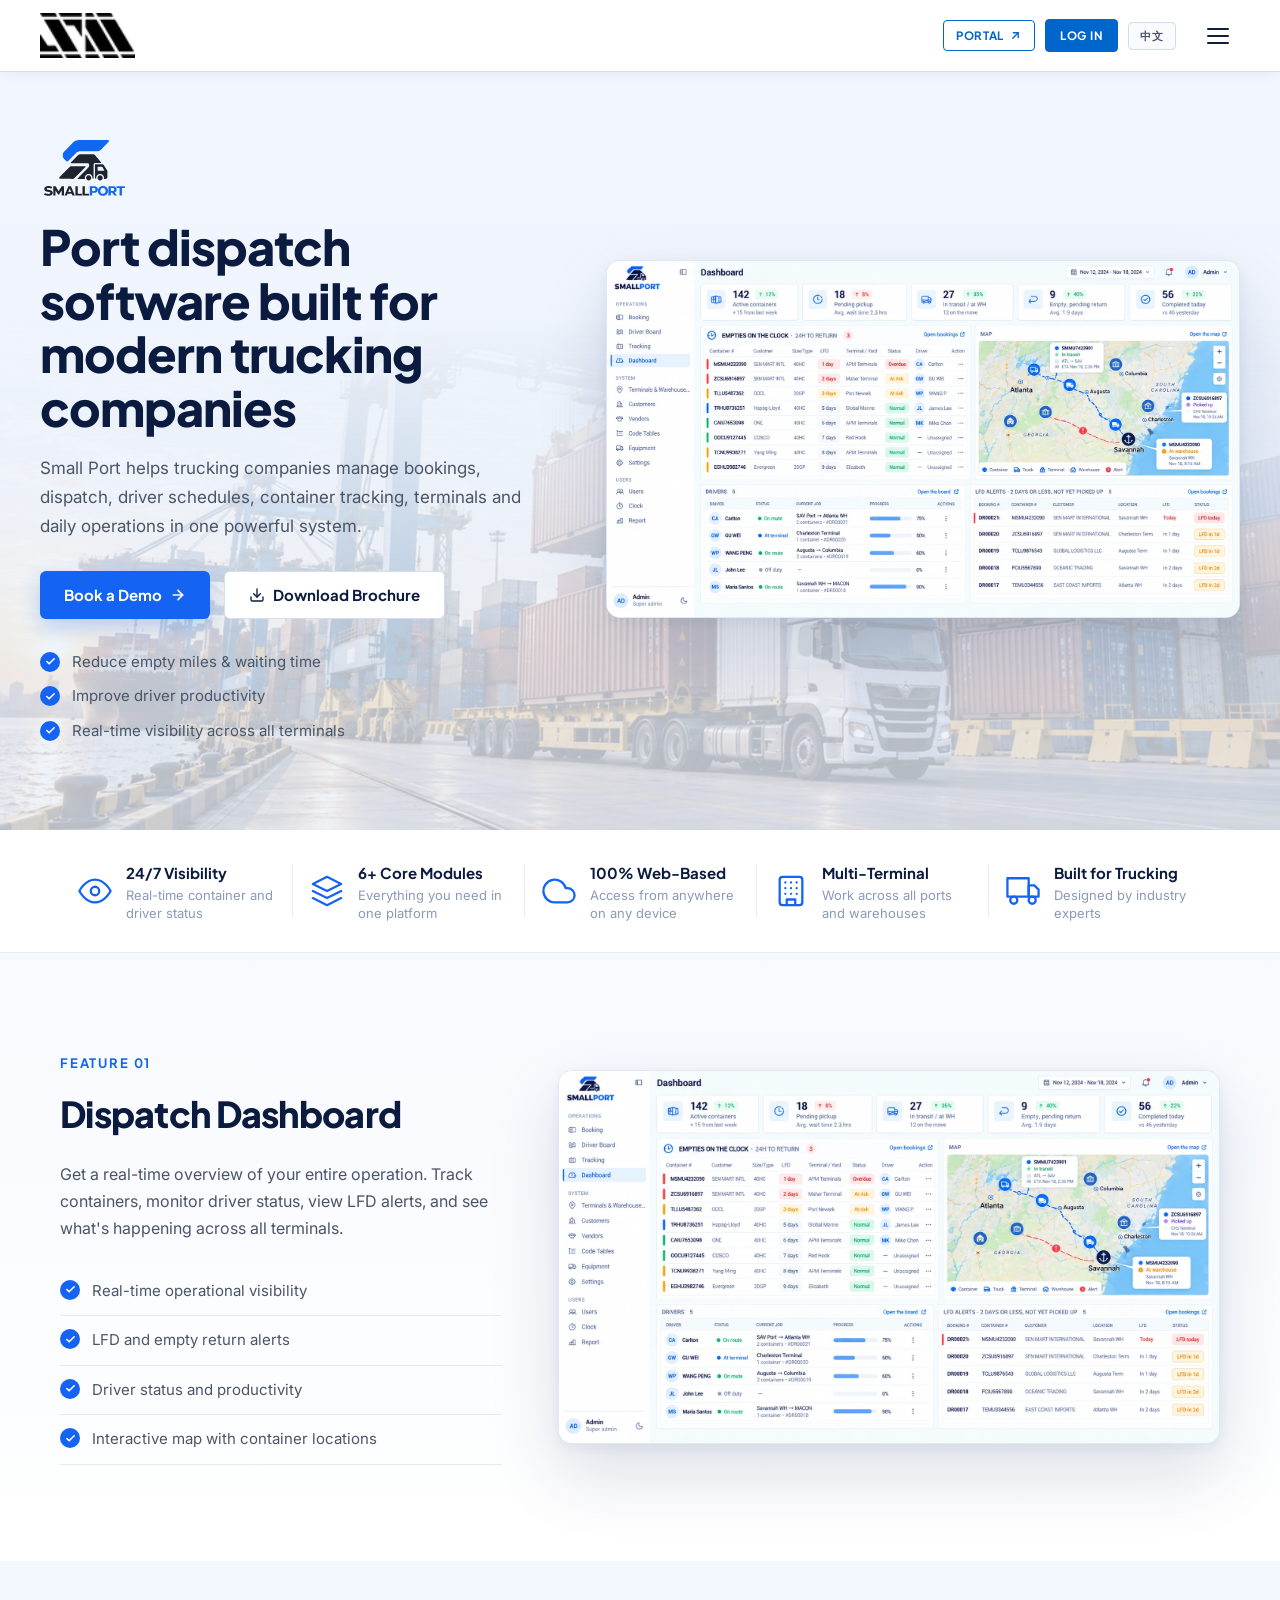
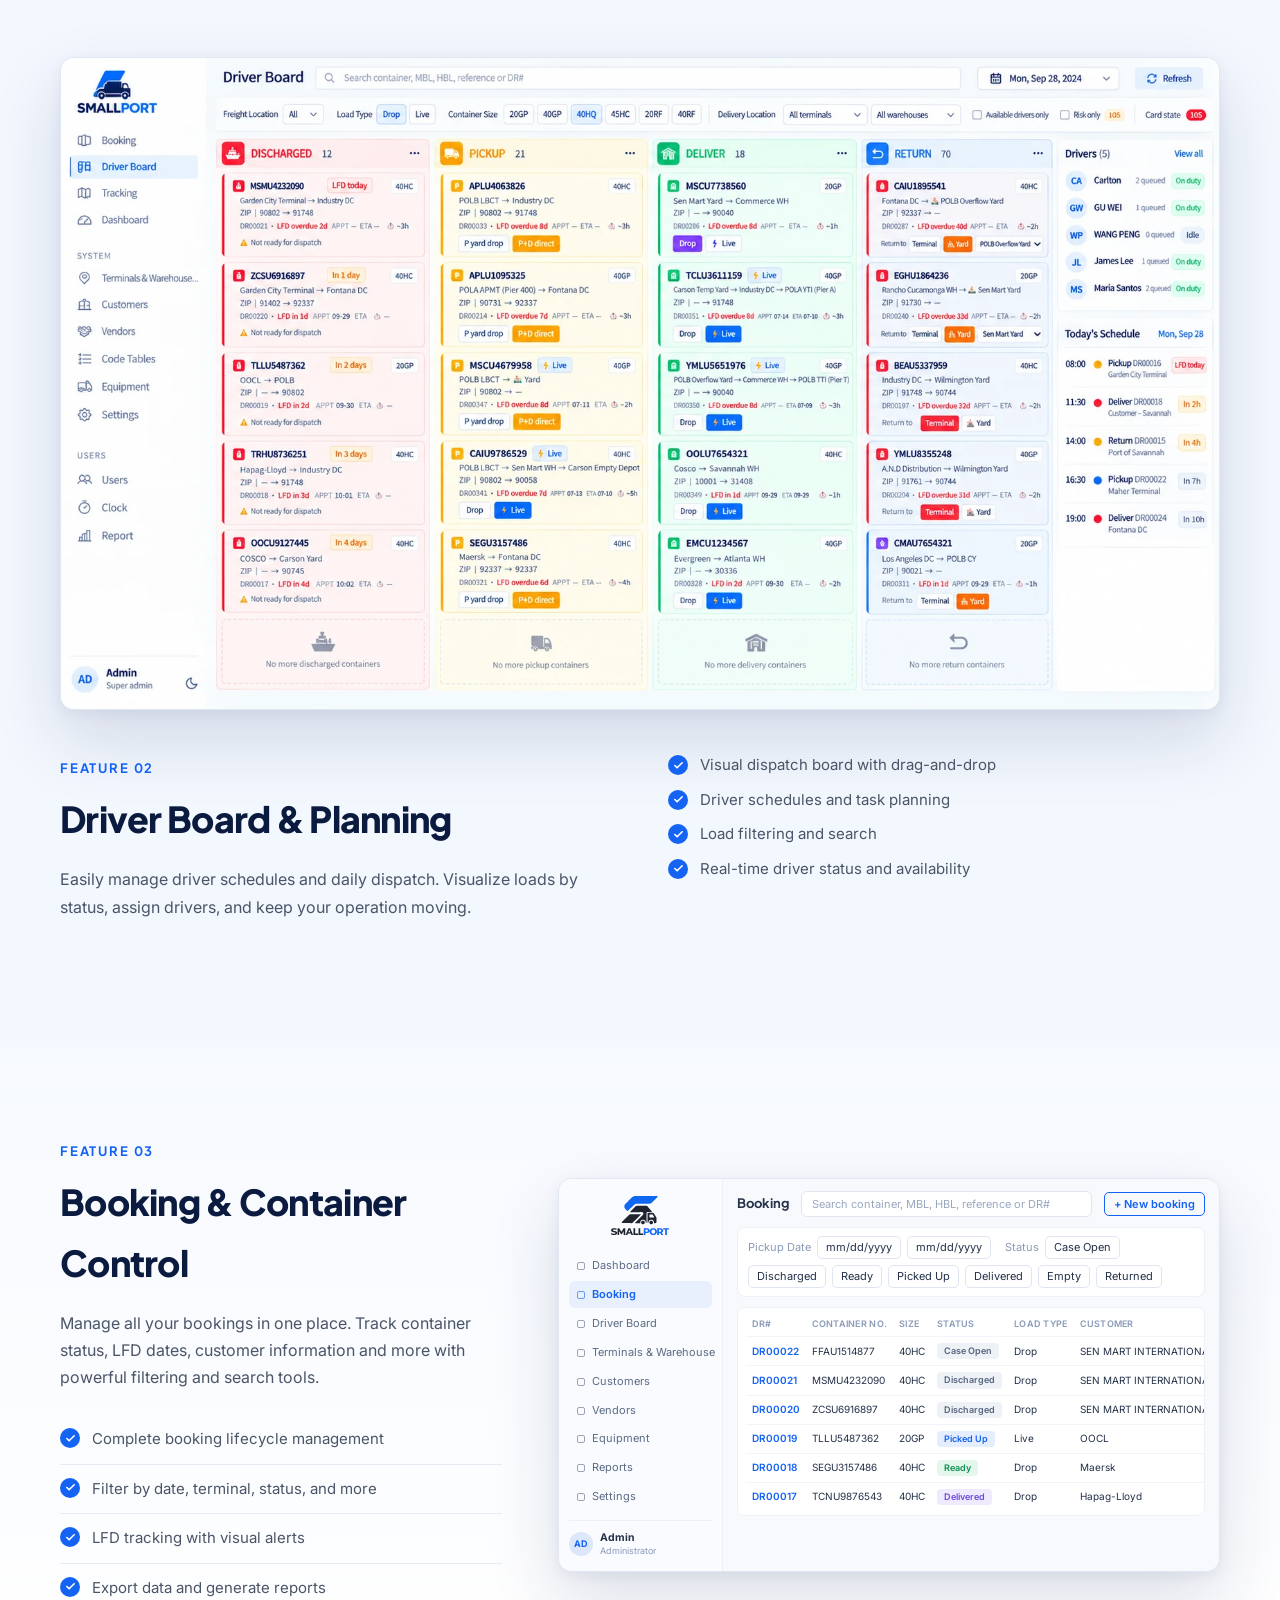
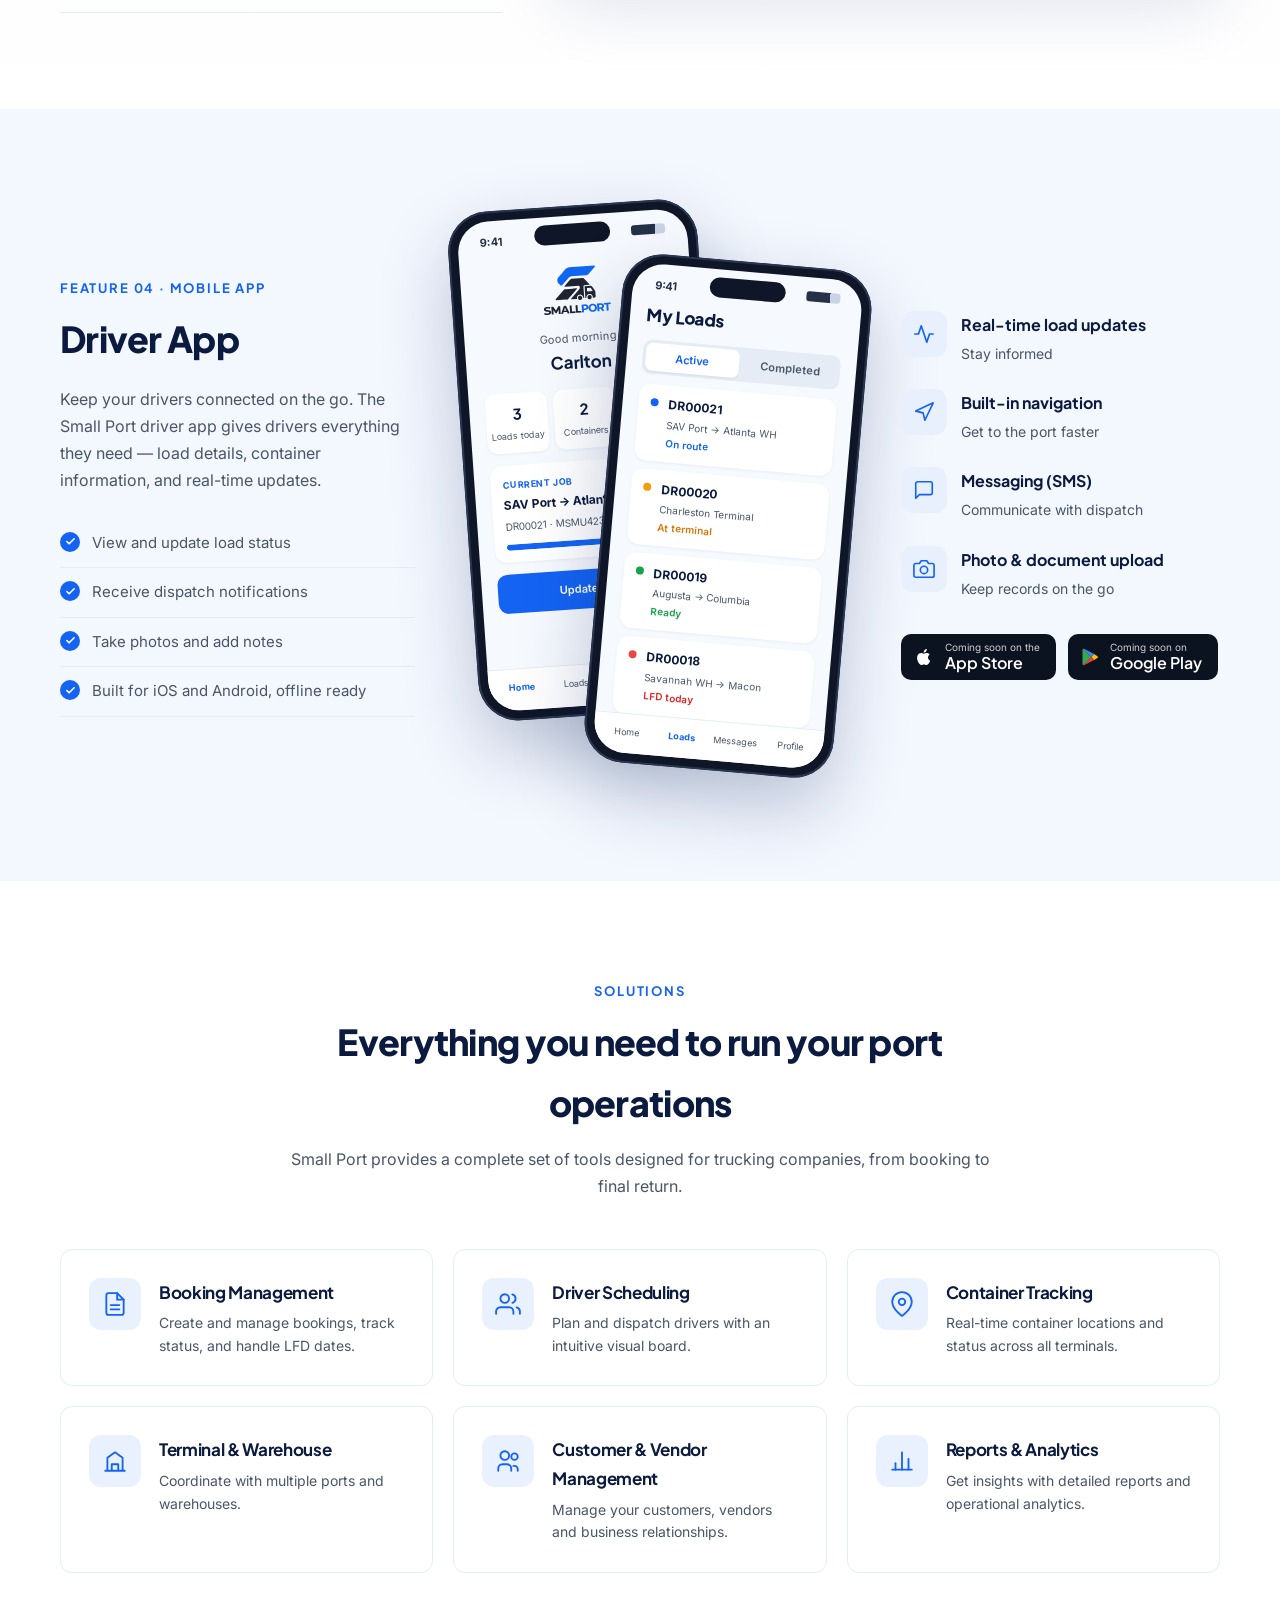
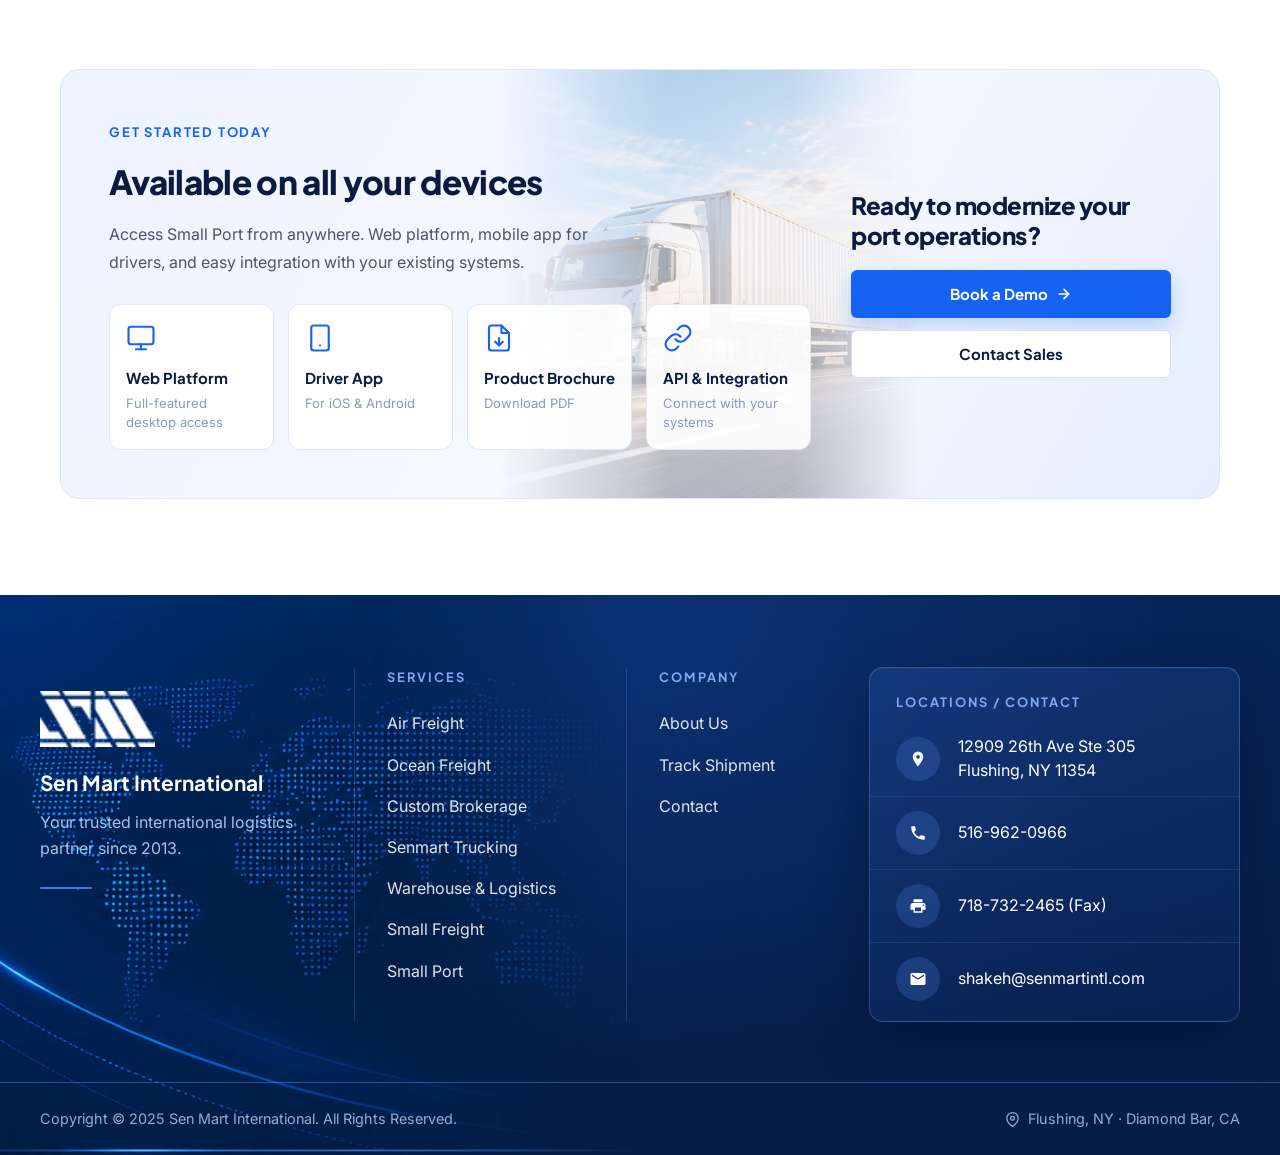
<file: small-port.html>
<!DOCTYPE html>
<html lang="en">
<head>
  <meta charset="UTF-8" />
  <meta name="viewport" content="width=device-width, initial-scale=1.0" />
  <title>Small Port — Port Dispatch Software for Trucking Companies</title>
  <meta name="description" content="Small Port is port dispatch software for trucking companies: bookings, driver scheduling, container tracking, terminals and daily operations in one system." />
  <link rel="preconnect" href="https://fonts.googleapis.com" />
  <link rel="preconnect" href="https://fonts.gstatic.com" crossorigin />
  <link href="https://fonts.googleapis.com/css2?family=Plus+Jakarta+Sans:wght@400;500;600;700;800&family=Inter:wght@400;500;600&display=swap" rel="stylesheet" />
  <link rel="stylesheet" href="styles.css" />
</head>
<body class="inner-page sp-page">

  <div class="scroll-progress" id="scrollProgress"></div>

  <nav class="nav" id="navbar">
    <div class="container nav-inner">
      <a href="index.html" class="nav-logo">
        <img src="logo.png" alt="Sen Mart International" class="nav-logo-img" />
      </a>
      <ul class="nav-links" id="navLinks">
        <li><a href="index.html" class="nav-link" data-zh="首页">HOME</a></li>
        <li><a href="freight-forwarding.html" class="nav-link" data-zh="货运代理">FREIGHT FORWARDING</a></li>
        <li><a href="custom-brokerage.html" class="nav-link" data-zh="报关行">CUSTOM BROKERAGE</a></li>
        <li><a href="senmart-trucking.html" class="nav-link" data-zh="自营车队">SENMART TRUCKING</a></li>
        <li><a href="warehouse.html" class="nav-link" data-zh="仓储">WAREHOUSE</a></li>
        <li><a href="track.html" class="nav-link" data-zh="货运追踪">TRACK</a></li>
        <li><a href="small-freight.html" class="nav-link" data-zh="小货运输">SMALL FREIGHT</a></li>
        <li><a href="small-port.html" class="nav-link">SMALL PORT</a></li>
        <li><a href="about.html" class="nav-link" data-zh="关于我们">ABOUT US</a></li>
        <li><a href="contact.html" class="nav-link" data-zh="联系我们">CONTACT</a></li>
      </ul>
      <div class="nav-actions">
        <a href="https://coolcopa0303-png.github.io/smallfreight/login/" target="_blank" rel="noopener" class="nav-portal"><span data-zh="进入后台">Portal</span> <svg width="13" height="13" viewBox="0 0 24 24" fill="none" stroke="currentColor" stroke-width="2.5" stroke-linecap="round" stroke-linejoin="round" aria-hidden="true"><path d="M7 17L17 7"/><polyline points="8 7 17 7 17 16"/></svg></a>
        <button type="button" class="nav-login" data-auth-open data-zh="登录">Log In</button>
        <button class="lang-toggle" id="langToggle" aria-label="Switch language">中文</button>
      </div>
      <button class="hamburger" id="hamburger" aria-label="Toggle navigation" aria-expanded="false">
        <span></span><span></span><span></span>
      </button>
    </div>
  </nav>

  <div class="mobile-drawer" id="mobileDrawer">
    <ul>
      <li><a href="index.html" class="mobile-nav-link" data-zh="首页">HOME</a></li>
      <li><a href="freight-forwarding.html" class="mobile-nav-link" data-zh="货运代理">FREIGHT FORWARDING</a></li>
      <li><a href="custom-brokerage.html" class="mobile-nav-link" data-zh="报关行">CUSTOM BROKERAGE</a></li>
      <li><a href="senmart-trucking.html" class="mobile-nav-link" data-zh="自营车队">SENMART TRUCKING</a></li>
      <li><a href="warehouse.html" class="mobile-nav-link" data-zh="仓储">WAREHOUSE</a></li>
      <li><a href="track.html" class="mobile-nav-link" data-zh="货运追踪">TRACK</a></li>
      <li><a href="small-freight.html" class="mobile-nav-link" data-zh="小货运输">SMALL FREIGHT</a></li>
      <li><a href="small-port.html" class="mobile-nav-link">SMALL PORT</a></li>
      <li><a href="about.html" class="mobile-nav-link" data-zh="关于我们">ABOUT US</a></li>
      <li><a href="contact.html" class="mobile-nav-link" data-zh="联系我们">CONTACT</a></li>
      <li><a href="#login" class="mobile-nav-link" data-auth-open data-zh="客户登录">CUSTOMER LOG IN</a></li>
      <li><a href="tel:5169620966" class="mobile-nav-link mobile-cta">516-962-0966</a></li>
    </ul>
  </div>

  <!-- ======================== HERO ======================== -->
  <section class="sp-hero">
    <img src="image/im-port-truck.jpg" alt="" class="sp-hero-bg" />
    <div class="container sp-hero-grid">
      <div class="sp-hero-text">
        <div class="sp-brand reveal">
          <img src="image/smallport-logo.svg" width="978" height="700" alt="Small Port" />
        </div>
        <h1 class="reveal" data-zh="专为现代卡车公司打造的港口调度软件">Port dispatch software built for modern trucking companies</h1>
        <p class="sp-lead reveal" data-zh="Small Port 帮助卡车公司在一个系统中管理订舱、调度、司机排班、集装箱追踪、码头及日常运营。">Small Port helps trucking companies manage bookings, dispatch, driver schedules, container tracking, terminals and daily operations in one powerful system.</p>
        <div class="sp-actions reveal">
          <a href="contact.html" class="sp-btn sp-btn-primary"><span data-zh="预约演示">Book a Demo</span> <svg width="16" height="16" viewBox="0 0 24 24" fill="none" stroke="currentColor" stroke-width="2.5" stroke-linecap="round" stroke-linejoin="round"><line x1="5" y1="12" x2="19" y2="12"/><polyline points="12 5 19 12 12 19"/></svg></a>
          <a href="contact.html" class="sp-btn sp-btn-outline"><svg width="16" height="16" viewBox="0 0 24 24" fill="none" stroke="currentColor" stroke-width="2" stroke-linecap="round" stroke-linejoin="round"><path d="M21 15v4a2 2 0 01-2 2H5a2 2 0 01-2-2v-4"/><polyline points="7 10 12 15 17 10"/><line x1="12" y1="15" x2="12" y2="3"/></svg> <span data-zh="下载产品手册">Download Brochure</span></a>
        </div>
        <ul class="sp-checks reveal">
          <li data-zh="减少空驶里程和等待时间">Reduce empty miles &amp; waiting time</li>
          <li data-zh="提升司机工作效率">Improve driver productivity</li>
          <li data-zh="实时掌握所有码头动态">Real-time visibility across all terminals</li>
        </ul>
      </div>

      <div class="sp-app sp-shot sp-hero-app reveal">
        <img src="image/sp-shot-dashboard.webp" width="1672" height="941" alt="Small Port dispatch dashboard with container KPIs, empties on the clock, live map, drivers and LFD alerts" />
      </div>
    </div>
  </section>

  <!-- ======================== HIGHLIGHTS ======================== -->
  <section class="sp-highlights">
    <div class="container sp-highlights-grid">
      <div class="sp-hl"><svg width="34" height="34" viewBox="0 0 24 24" fill="none" stroke="currentColor" stroke-width="1.6" stroke-linecap="round" stroke-linejoin="round"><path d="M1 12s4-8 11-8 11 8 11 8-4 8-11 8-11-8-11-8z"/><circle cx="12" cy="12" r="3"/></svg><div><b data-zh="全天候可视">24/7 Visibility</b><span data-zh="实时掌握集装箱和司机状态">Real-time container and driver status</span></div></div>
      <div class="sp-hl"><svg width="34" height="34" viewBox="0 0 24 24" fill="none" stroke="currentColor" stroke-width="1.6" stroke-linecap="round" stroke-linejoin="round"><polygon points="12 2 2 7 12 12 22 7 12 2"/><polyline points="2 17 12 22 22 17"/><polyline points="2 12 12 17 22 12"/></svg><div><b data-zh="6+ 核心模块">6+ Core Modules</b><span data-zh="一个平台满足所有需求">Everything you need in one platform</span></div></div>
      <div class="sp-hl"><svg width="34" height="34" viewBox="0 0 24 24" fill="none" stroke="currentColor" stroke-width="1.6" stroke-linecap="round" stroke-linejoin="round"><path d="M18 10h-1.26A8 8 0 109 20h9a5 5 0 000-10z"/></svg><div><b data-zh="100% 网页版">100% Web-Based</b><span data-zh="任何设备随时访问">Access from anywhere on any device</span></div></div>
      <div class="sp-hl"><svg width="34" height="34" viewBox="0 0 24 24" fill="none" stroke="currentColor" stroke-width="1.6" stroke-linecap="round" stroke-linejoin="round"><rect x="4" y="2" width="16" height="20" rx="2"/><path d="M9 22v-4h6v4M8 6h.01M16 6h.01M12 6h.01M12 10h.01M12 14h.01M16 10h.01M16 14h.01M8 10h.01M8 14h.01"/></svg><div><b data-zh="多码头支持">Multi-Terminal</b><span data-zh="覆盖所有港口和仓库">Work across all ports and warehouses</span></div></div>
      <div class="sp-hl"><svg width="34" height="34" viewBox="0 0 24 24" fill="none" stroke="currentColor" stroke-width="1.6" stroke-linecap="round" stroke-linejoin="round"><rect x="1" y="3" width="15" height="13"/><polygon points="16 8 20 8 23 11 23 16 16 16 16 8"/><circle cx="5.5" cy="18.5" r="2.5"/><circle cx="18.5" cy="18.5" r="2.5"/></svg><div><b data-zh="为卡车运输而生">Built for Trucking</b><span data-zh="由行业专家设计">Designed by industry experts</span></div></div>
    </div>
  </section>

  <!-- ======================== FEATURE 01 ======================== -->
  <section class="sp-feature">
    <div class="container sp-feature-grid">
      <div class="sp-feature-text">
        <span class="sp-kicker reveal">Feature 01</span>
        <h2 class="reveal" data-zh="调度仪表盘">Dispatch Dashboard</h2>
        <p class="reveal" data-zh="实时掌握整体运营。追踪集装箱、监控司机状态、查看 LFD 提醒，一目了然所有码头的动态。">Get a real-time overview of your entire operation. Track containers, monitor driver status, view LFD alerts, and see what's happening across all terminals.</p>
        <ul class="sp-checks sp-checks-lined reveal">
          <li data-zh="实时运营可视化">Real-time operational visibility</li>
          <li data-zh="LFD 和空箱归还提醒">LFD and empty return alerts</li>
          <li data-zh="司机状态与工作效率">Driver status and productivity</li>
          <li data-zh="集装箱位置互动地图">Interactive map with container locations</li>
        </ul>
      </div>
      <div class="sp-app sp-shot reveal">
        <img src="image/sp-shot-dashboard.webp" width="1672" height="941" alt="Small Port dashboard: empties on the clock, container map and driver progress" loading="lazy" />
      </div>
    </div>
  </section>

  <!-- ======================== FEATURE 02 ======================== -->
  <section class="sp-feature sp-feature-alt">
    <div class="container">
      <div class="sp-app sp-shot reveal">
        <img src="image/sp-shot-driver-board.webp" width="1672" height="941" alt="Small Port driver board with discharged, pickup, deliver and return columns, drivers and today's schedule" loading="lazy" />
      </div>
      <div class="sp-feature-split">
        <div>
          <span class="sp-kicker reveal">Feature 02</span>
          <h2 class="reveal" data-zh="司机看板与排班">Driver Board &amp; Planning</h2>
          <p class="reveal" data-zh="轻松管理司机排班和日常调度。按状态查看运单，分配司机，让运营顺畅运转。">Easily manage driver schedules and daily dispatch. Visualize loads by status, assign drivers, and keep your operation moving.</p>
        </div>
        <ul class="sp-checks reveal">
          <li data-zh="拖拽式可视化调度看板">Visual dispatch board with drag-and-drop</li>
          <li data-zh="司机排班与任务规划">Driver schedules and task planning</li>
          <li data-zh="运单筛选与搜索">Load filtering and search</li>
          <li data-zh="实时司机状态与可用性">Real-time driver status and availability</li>
        </ul>
      </div>
    </div>
  </section>

  <!-- ======================== FEATURE 03 ======================== -->
  <section class="sp-feature">
    <div class="container sp-feature-grid">
      <div class="sp-feature-text">
        <span class="sp-kicker reveal">Feature 03</span>
        <h2 class="reveal" data-zh="订舱与集装箱管理">Booking &amp; Container Control</h2>
        <p class="reveal" data-zh="在一个地方管理所有订舱。通过强大的筛选和搜索工具，追踪集装箱状态、LFD 日期、客户信息等。">Manage all your bookings in one place. Track container status, LFD dates, customer information and more with powerful filtering and search tools.</p>
        <ul class="sp-checks sp-checks-lined reveal">
          <li data-zh="完整的订舱生命周期管理">Complete booking lifecycle management</li>
          <li data-zh="按日期、码头、状态等筛选">Filter by date, terminal, status, and more</li>
          <li data-zh="LFD 追踪与可视化提醒">LFD tracking with visual alerts</li>
          <li data-zh="导出数据并生成报表">Export data and generate reports</li>
        </ul>
      </div>
      <div class="sp-app reveal" aria-hidden="true">
        <aside class="sp-side">
          <div class="sp-side-logo"><img src="image/smallport-logo.svg" width="978" height="700" alt="" /></div>
          <ul><li>Dashboard</li><li class="on">Booking</li><li>Driver Board</li><li>Terminals &amp; Warehouse</li><li>Customers</li><li>Vendors</li><li>Equipment</li><li>Reports</li><li>Settings</li></ul>
          <div class="sp-side-user"><span class="sp-avatar">AD</span><div><b>Admin</b><small>Administrator</small></div></div>
        </aside>
        <div class="sp-main">
          <div class="sp-topbar"><b>Booking</b><span class="sp-search">Search container, MBL, HBL, reference or DR#</span><span class="sp-newbtn">+ New booking</span></div>
          <div class="sp-filters">
            <span class="sp-muted">Pickup Date</span><span class="sp-input">mm/dd/yyyy</span><span class="sp-input">mm/dd/yyyy</span>
            <span class="sp-muted">Status</span><span class="sp-chip">Case Open</span><span class="sp-chip">Discharged</span><span class="sp-chip">Ready</span><span class="sp-chip">Picked Up</span><span class="sp-chip">Delivered</span><span class="sp-chip">Empty</span><span class="sp-chip">Returned</span>
          </div>
          <div class="sp-table-wrap">
            <table class="sp-table sp-table-full">
              <thead><tr><th>DR#</th><th>Container No.</th><th>Size</th><th>Status</th><th>Load Type</th><th>Customer</th><th>LFD</th><th>ETA</th></tr></thead>
              <tbody>
                <tr><td class="lnk">DR00022</td><td>FFAU1514877</td><td>40HC</td><td><span class="sp-status">Case Open</span></td><td>Drop</td><td>SEN MART INTERNATIONAL</td><td>—</td><td>09/24</td></tr>
                <tr><td class="lnk">DR00021</td><td>MSMU4232090</td><td>40HC</td><td><span class="sp-status">Discharged</span></td><td>Drop</td><td>SEN MART INTERNATIONAL</td><td class="red">● 09/29 1d</td><td>09/24</td></tr>
                <tr><td class="lnk">DR00020</td><td>ZCSU6916897</td><td>40HC</td><td><span class="sp-status">Discharged</span></td><td>Drop</td><td>SEN MART INTERNATIONAL</td><td class="red">● 09/30 2d</td><td>09/24</td></tr>
                <tr><td class="lnk">DR00019</td><td>TLLU5487362</td><td>20GP</td><td><span class="sp-status blue">Picked Up</span></td><td>Live</td><td>OOCL</td><td class="amber">● 10/02 4d</td><td>09/24</td></tr>
                <tr><td class="lnk">DR00018</td><td>SEGU3157486</td><td>40HC</td><td><span class="sp-status green">Ready</span></td><td>Drop</td><td>Maersk</td><td class="amber">● 10/03 5d</td><td>09/25</td></tr>
                <tr><td class="lnk">DR00017</td><td>TCNU9876543</td><td>40HC</td><td><span class="sp-status violet">Delivered</span></td><td>Drop</td><td>Hapag-Lloyd</td><td>—</td><td>09/25</td></tr>
              </tbody>
            </table>
          </div>
        </div>
      </div>
    </div>
  </section>

  <!-- ======================== FEATURE 04 · DRIVER APP ======================== -->
  <section class="sp-feature sp-feature-alt sp-mobile">
    <div class="container sp-mobile-grid">
      <div class="sp-feature-text">
        <span class="sp-kicker reveal" data-zh="功能 04 · 手机 App">Feature 04 · Mobile App</span>
        <h2 class="reveal" data-zh="司机 App">Driver App</h2>
        <p class="reveal" data-zh="让司机随时保持连接。Small Port 司机 App 提供运单详情、集装箱信息和实时更新，司机需要的一切都在手机上。">Keep your drivers connected on the go. The Small Port driver app gives drivers everything they need — load details, container information, and real-time updates.</p>
        <ul class="sp-checks sp-checks-lined reveal">
          <li data-zh="查看并更新运单状态">View and update load status</li>
          <li data-zh="接收调度通知">Receive dispatch notifications</li>
          <li data-zh="拍照上传并添加备注">Take photos and add notes</li>
          <li data-zh="支持 iOS 和 Android，可离线使用">Built for iOS and Android, offline ready</li>
        </ul>
      </div>

      <div class="sp-phones reveal" aria-hidden="true">
        <div class="sp-phone sp-phone-back">
          <div class="sp-phone-screen">
            <div class="sp-phone-status"><b>9:41</b><span></span></div>
            <div class="sp-ph-home">
              <img src="image/smallport-logo.svg" width="978" height="700" alt="" class="sp-ph-logo" />
              <div class="sp-ph-hello"><small>Good morning,</small><b>Carlton</b></div>
              <div class="sp-ph-today">
                <div><b>3</b><span>Loads today</span></div>
                <div><b>2</b><span>Containers</span></div>
                <div><b class="blue">75%</b><span>Progress</span></div>
              </div>
              <div class="sp-ph-next">
                <span class="sp-ph-label">Current job</span>
                <b>SAV Port → Atlanta WH</b>
                <small>DR00021 · MSMU4232090 · 40HC</small>
                <div class="sp-ph-bar"><i style="width:75%"></i></div>
              </div>
              <div class="sp-ph-btn">Update status</div>
            </div>
            <div class="sp-ph-tabs"><span class="on">Home</span><span>Loads</span><span>Messages</span><span>Profile</span></div>
          </div>
        </div>
        <div class="sp-phone sp-phone-front">
          <div class="sp-phone-screen">
            <div class="sp-phone-status"><b>9:41</b><span></span></div>
            <div class="sp-ph-head">My Loads</div>
            <div class="sp-ph-seg"><span class="on">Active</span><span>Completed</span></div>
            <div class="sp-ph-list">
              <div class="sp-ph-load"><i class="dot-blue"></i><div><b>DR00021</b><small>SAV Port → Atlanta WH</small><em class="blue">On route</em></div></div>
              <div class="sp-ph-load"><i class="dot-orange"></i><div><b>DR00020</b><small>Charleston Terminal</small><em class="orange">At terminal</em></div></div>
              <div class="sp-ph-load"><i class="dot-green"></i><div><b>DR00019</b><small>Augusta → Columbia</small><em class="green">Ready</em></div></div>
              <div class="sp-ph-load"><i class="dot-red"></i><div><b>DR00018</b><small>Savannah WH → Macon</small><em class="red">LFD today</em></div></div>
            </div>
            <div class="sp-ph-tabs"><span>Home</span><span class="on">Loads</span><span>Messages</span><span>Profile</span></div>
          </div>
        </div>
      </div>

      <div class="sp-mobile-side">
        <ul class="sp-mfeats stagger-reveal">
          <li><span class="sp-mfeat-icon"><svg width="22" height="22" viewBox="0 0 24 24" fill="none" stroke="currentColor" stroke-width="1.8" stroke-linecap="round" stroke-linejoin="round" aria-hidden="true"><polyline points="22 12 18 12 15 21 9 3 6 12 2 12"/></svg></span><div><b data-zh="实时运单更新">Real-time load updates</b><span data-zh="随时掌握最新状态">Stay informed</span></div></li>
          <li><span class="sp-mfeat-icon"><svg width="22" height="22" viewBox="0 0 24 24" fill="none" stroke="currentColor" stroke-width="1.8" stroke-linecap="round" stroke-linejoin="round" aria-hidden="true"><polygon points="3 11 22 2 13 21 11 13 3 11"/></svg></span><div><b data-zh="内置导航">Built-in navigation</b><span data-zh="更快抵达码头">Get to the port faster</span></div></li>
          <li><span class="sp-mfeat-icon"><svg width="22" height="22" viewBox="0 0 24 24" fill="none" stroke="currentColor" stroke-width="1.8" stroke-linecap="round" stroke-linejoin="round" aria-hidden="true"><path d="M21 15a2 2 0 01-2 2H7l-4 4V5a2 2 0 012-2h14a2 2 0 012 2z"/></svg></span><div><b data-zh="消息（短信）">Messaging (SMS)</b><span data-zh="与调度随时沟通">Communicate with dispatch</span></div></li>
          <li><span class="sp-mfeat-icon"><svg width="22" height="22" viewBox="0 0 24 24" fill="none" stroke="currentColor" stroke-width="1.8" stroke-linecap="round" stroke-linejoin="round" aria-hidden="true"><path d="M23 19a2 2 0 01-2 2H3a2 2 0 01-2-2V8a2 2 0 012-2h4l2-3h6l2 3h4a2 2 0 012 2z"/><circle cx="12" cy="13" r="4"/></svg></span><div><b data-zh="照片与单据上传">Photo &amp; document upload</b><span data-zh="随时随地留存记录">Keep records on the go</span></div></li>
        </ul>
        <div class="sp-stores reveal">
          <a href="contact.html" class="sp-store"><svg width="22" height="22" viewBox="0 0 24 24" fill="currentColor" aria-hidden="true"><path d="M16.37 12.6c-.02-2.2 1.8-3.26 1.88-3.31-1.03-1.5-2.62-1.7-3.19-1.73-1.35-.14-2.65.8-3.34.8-.7 0-1.75-.78-2.88-.76-1.48.02-2.85.86-3.61 2.19-1.54 2.67-.39 6.620 1.1 8.79.74 1.06 1.61 2.25 2.75 2.2 1.1-.04 1.52-.71 2.86-.71 1.33 0 1.71.71 2.88.69 1.19-.02 1.94-1.08 2.66-2.14.84-1.23 1.19-2.42 1.2-2.48-.03-.01-2.3-.88-2.31-3.54zM14.2 6.13c.6-.74 1.01-1.75.9-2.77-.87.04-1.93.58-2.55 1.31-.56.64-1.05 1.68-.92 2.67.97.08 1.96-.49 2.57-1.21z"/></svg><div><small data-zh="即将登陆">Coming soon on the</small><b>App Store</b></div></a>
          <a href="contact.html" class="sp-store"><svg width="20" height="20" viewBox="0 0 24 24" aria-hidden="true"><path fill="#34A853" d="M3.6 2.2 13.5 12l-9.9 9.8c-.35-.2-.6-.6-.6-1.1V3.3c0-.5.25-.9.6-1.1z"/><path fill="#FBBC04" d="m17 8.5-3.5 3.5L17 15.5l3.9-2.2c.8-.5.8-1.7 0-2.2z"/><path fill="#4285F4" d="M3.6 2.2c.3-.2.8-.2 1.2 0L17 8.5 13.5 12z"/><path fill="#EA4335" d="M13.5 12 17 15.5 4.8 21.8c-.4.2-.9.2-1.2 0z"/></svg><div><small data-zh="即将登陆">Coming soon on</small><b>Google Play</b></div></a>
        </div>
      </div>
    </div>
  </section>

  <!-- ======================== SOLUTIONS ======================== -->
  <section class="sp-solutions">
    <div class="container">
      <div class="sp-center-head reveal">
        <span class="sp-kicker" data-zh="解决方案">Solutions</span>
        <h2 data-zh="港口运营所需的一切">Everything you need to run your port operations</h2>
        <p data-zh="Small Port 为卡车公司提供从订舱到还箱的全套工具。">Small Port provides a complete set of tools designed for trucking companies, from booking to final return.</p>
      </div>
      <div class="sp-sol-grid stagger-reveal">
        <div class="sp-sol"><span class="sp-sol-icon"><svg width="26" height="26" viewBox="0 0 24 24" fill="none" stroke="currentColor" stroke-width="1.7" stroke-linecap="round" stroke-linejoin="round"><path d="M14 2H6a2 2 0 00-2 2v16a2 2 0 002 2h12a2 2 0 002-2V8z"/><polyline points="14 2 14 8 20 8"/><line x1="16" y1="13" x2="8" y2="13"/><line x1="16" y1="17" x2="8" y2="17"/></svg></span><div><h3 data-zh="订舱管理">Booking Management</h3><p data-zh="创建和管理订舱，追踪状态，处理 LFD 日期。">Create and manage bookings, track status, and handle LFD dates.</p></div></div>
        <div class="sp-sol"><span class="sp-sol-icon"><svg width="26" height="26" viewBox="0 0 24 24" fill="none" stroke="currentColor" stroke-width="1.7" stroke-linecap="round" stroke-linejoin="round"><path d="M17 21v-2a4 4 0 00-4-4H5a4 4 0 00-4 4v2"/><circle cx="9" cy="7" r="4"/><path d="M23 21v-2a4 4 0 00-3-3.87M16 3.13a4 4 0 010 7.75"/></svg></span><div><h3 data-zh="司机排班">Driver Scheduling</h3><p data-zh="通过直观的看板规划和调度司机。">Plan and dispatch drivers with an intuitive visual board.</p></div></div>
        <div class="sp-sol"><span class="sp-sol-icon"><svg width="26" height="26" viewBox="0 0 24 24" fill="none" stroke="currentColor" stroke-width="1.7" stroke-linecap="round" stroke-linejoin="round"><path d="M21 10c0 7-9 13-9 13s-9-6-9-13a9 9 0 0118 0z"/><circle cx="12" cy="10" r="3"/></svg></span><div><h3 data-zh="集装箱追踪">Container Tracking</h3><p data-zh="实时掌握所有码头的集装箱位置和状态。">Real-time container locations and status across all terminals.</p></div></div>
        <div class="sp-sol"><span class="sp-sol-icon"><svg width="26" height="26" viewBox="0 0 24 24" fill="none" stroke="currentColor" stroke-width="1.7" stroke-linecap="round" stroke-linejoin="round"><path d="M3 21h18M5 21V9l7-5 7 5v12M9 21v-6h6v6"/></svg></span><div><h3 data-zh="码头与仓库">Terminal &amp; Warehouse</h3><p data-zh="协调多个港口和仓库。">Coordinate with multiple ports and warehouses.</p></div></div>
        <div class="sp-sol"><span class="sp-sol-icon"><svg width="26" height="26" viewBox="0 0 24 24" fill="none" stroke="currentColor" stroke-width="1.7" stroke-linecap="round" stroke-linejoin="round"><circle cx="9" cy="7" r="4"/><path d="M3 21v-2a4 4 0 014-4h4a4 4 0 014 4v2"/><circle cx="18" cy="8" r="3"/><path d="M21 21v-1.5a3 3 0 00-3-3h-1"/></svg></span><div><h3 data-zh="客户与供应商管理">Customer &amp; Vendor Management</h3><p data-zh="管理您的客户、供应商和业务关系。">Manage your customers, vendors and business relationships.</p></div></div>
        <div class="sp-sol"><span class="sp-sol-icon"><svg width="26" height="26" viewBox="0 0 24 24" fill="none" stroke="currentColor" stroke-width="1.7" stroke-linecap="round" stroke-linejoin="round"><line x1="18" y1="20" x2="18" y2="10"/><line x1="12" y1="20" x2="12" y2="4"/><line x1="6" y1="20" x2="6" y2="14"/><line x1="3" y1="20" x2="21" y2="20"/></svg></span><div><h3 data-zh="报表与分析">Reports &amp; Analytics</h3><p data-zh="通过详细报表洞察运营数据。">Get insights with detailed reports and operational analytics.</p></div></div>
      </div>
    </div>
  </section>

  <!-- ======================== GET STARTED ======================== -->
  <section class="sp-start" id="download">
    <div class="container">
      <div class="sp-start-box reveal">
        <img src="image/svc-intermodal.jpg" alt="" class="sp-start-bg" />
        <div class="sp-start-main">
          <span class="sp-kicker" data-zh="立即开始">Get Started Today</span>
          <h2 data-zh="支持所有设备">Available on all your devices</h2>
          <p data-zh="随时随地使用 Small Port：网页版平台、司机手机 App，并可与您现有系统轻松集成。">Access Small Port from anywhere. Web platform, mobile app for drivers, and easy integration with your existing systems.</p>
          <div class="sp-devices">
            <a href="contact.html" class="sp-device"><svg width="30" height="30" viewBox="0 0 24 24" fill="none" stroke="currentColor" stroke-width="1.7" stroke-linecap="round" stroke-linejoin="round"><rect x="2" y="3" width="20" height="14" rx="2"/><line x1="8" y1="21" x2="16" y2="21"/><line x1="12" y1="17" x2="12" y2="21"/></svg><b data-zh="网页平台">Web Platform</b><span data-zh="功能完整的桌面端">Full-featured desktop access</span></a>
            <a href="contact.html" class="sp-device"><svg width="30" height="30" viewBox="0 0 24 24" fill="none" stroke="currentColor" stroke-width="1.7" stroke-linecap="round" stroke-linejoin="round"><rect x="5" y="2" width="14" height="20" rx="2"/><line x1="12" y1="18" x2="12.01" y2="18"/></svg><b data-zh="司机 App">Driver App</b><span data-zh="支持 iOS 和 Android">For iOS &amp; Android</span></a>
            <a href="contact.html" class="sp-device"><svg width="30" height="30" viewBox="0 0 24 24" fill="none" stroke="currentColor" stroke-width="1.7" stroke-linecap="round" stroke-linejoin="round"><path d="M14 2H6a2 2 0 00-2 2v16a2 2 0 002 2h12a2 2 0 002-2V8z"/><polyline points="14 2 14 8 20 8"/><path d="M12 12v6M9 15l3 3 3-3"/></svg><b data-zh="产品手册">Product Brochure</b><span data-zh="下载 PDF">Download PDF</span></a>
            <a href="contact.html" class="sp-device"><svg width="30" height="30" viewBox="0 0 24 24" fill="none" stroke="currentColor" stroke-width="1.7" stroke-linecap="round" stroke-linejoin="round"><path d="M10 13a5 5 0 007.54.54l3-3a5 5 0 00-7.07-7.07l-1.72 1.71"/><path d="M14 11a5 5 0 00-7.54-.54l-3 3a5 5 0 007.07 7.07l1.71-1.71"/></svg><b data-zh="API 与集成">API &amp; Integration</b><span data-zh="连接您的现有系统">Connect with your systems</span></a>
          </div>
        </div>
        <div class="sp-start-cta">
          <h3 data-zh="准备好升级您的港口运营了吗？">Ready to modernize your port operations?</h3>
          <a href="contact.html" class="sp-btn sp-btn-primary sp-btn-block"><span data-zh="预约演示">Book a Demo</span> <svg width="16" height="16" viewBox="0 0 24 24" fill="none" stroke="currentColor" stroke-width="2.5" stroke-linecap="round" stroke-linejoin="round"><line x1="5" y1="12" x2="19" y2="12"/><polyline points="12 5 19 12 12 19"/></svg></a>
          <a href="contact.html" class="sp-btn sp-btn-outline sp-btn-block" data-zh="联系销售">Contact Sales</a>
        </div>
      </div>
    </div>
  </section>

  <footer class="footer site-footer">
    <div class="container">
      <div class="sft-top">
        <div class="sft-brand">
          <a href="index.html" class="sft-logo"><img src="logo.png" alt="Sen Mart International" /></a>
          <b class="sft-name">Sen Mart International</b>
          <p class="sft-tagline" data-zh="自2013年起，您值得信赖的国际物流合作伙伴。">Your trusted international logistics partner since 2013.</p>
          <span class="sft-rule" aria-hidden="true"></span>
        </div>
        <div class="sft-col">
          <div class="sft-title" data-zh="服务">Services</div>
          <ul>
            <li><a href="freight-forwarding.html" data-zh="空运">Air Freight</a></li>
            <li><a href="freight-forwarding.html" data-zh="海运">Ocean Freight</a></li>
            <li><a href="custom-brokerage.html" data-zh="报关行">Custom Brokerage</a></li>
            <li><a href="senmart-trucking.html" data-zh="自营车队">Senmart Trucking</a></li>
            <li><a href="warehouse.html" data-zh="仓储与物流">Warehouse &amp; Logistics</a></li>
            <li><a href="small-freight.html" data-zh="小货运输">Small Freight</a></li>
            <li><a href="small-port.html">Small Port</a></li>
          </ul>
        </div>
        <div class="sft-col">
          <div class="sft-title" data-zh="公司">Company</div>
          <ul>
            <li><a href="about.html" data-zh="关于我们">About Us</a></li>
            <li><a href="track.html" data-zh="货运追踪">Track Shipment</a></li>
            <li><a href="contact.html" data-zh="联系我们">Contact</a></li>
          </ul>
        </div>
        <div class="sft-card">
          <div class="sft-title" data-zh="地址 / 联系方式">Locations / Contact</div>
          <ul>
            <li><span class="sft-ico"><svg width="18" height="18" viewBox="0 0 24 24" fill="currentColor" aria-hidden="true"><path d="M12 2a7 7 0 00-7 7c0 5.25 7 13 7 13s7-7.75 7-13a7 7 0 00-7-7zm0 9.5A2.5 2.5 0 1112 6.5a2.5 2.5 0 010 5z"/></svg></span><span>12909 26th Ave Ste 305<br />Flushing, NY 11354</span></li>
            <li><span class="sft-ico"><svg width="18" height="18" viewBox="0 0 24 24" fill="currentColor" aria-hidden="true"><path d="M6.6 10.8a15.1 15.1 0 006.6 6.6l2.2-2.2a1 1 0 011-.25 11.4 11.4 0 003.6.57 1 1 0 011 1V20a1 1 0 01-1 1A17 17 0 013 4a1 1 0 011-1h3.5a1 1 0 011 1c0 1.25.2 2.45.57 3.57a1 1 0 01-.25 1z"/></svg></span><a href="tel:5169620966">516-962-0966</a></li>
            <li><span class="sft-ico"><svg width="18" height="18" viewBox="0 0 24 24" fill="currentColor" aria-hidden="true"><path d="M19 8H5a3 3 0 00-3 3v6h4v4h12v-4h4v-6a3 3 0 00-3-3zm-3 11H8v-5h8v5zm3-7a1 1 0 110-2 1 1 0 010 2zM18 3H6v4h12V3z"/></svg></span><a href="tel:7187322465"><span>718-732-2465</span> <span data-zh="（传真）">(Fax)</span></a></li>
            <li><span class="sft-ico"><svg width="18" height="18" viewBox="0 0 24 24" fill="currentColor" aria-hidden="true"><path d="M20 4H4a2 2 0 00-2 2v12a2 2 0 002 2h16a2 2 0 002-2V6a2 2 0 00-2-2zm0 4l-8 5-8-5V6l8 5 8-5v2z"/></svg></span><a href="mailto:shakeh@senmartintl.com">shakeh@senmartintl.com</a></li>
          </ul>
        </div>
      </div>
    </div>
    <div class="sft-bottom">
      <div class="container sft-bottom-inner">
        <p data-zh="版权所有 &copy; 2025 Sen Mart International。保留所有权利。">Copyright &copy; 2025 Sen Mart International. All Rights Reserved.</p>
        <p class="sft-places"><svg width="15" height="15" viewBox="0 0 24 24" fill="none" stroke="currentColor" stroke-width="2" stroke-linecap="round" stroke-linejoin="round" aria-hidden="true"><path d="M21 10c0 7-9 13-9 13s-9-6-9-13a9 9 0 0118 0z"/><circle cx="12" cy="10" r="3"/></svg>Flushing, NY · Diamond Bar, CA</p>
      </div>
    </div>
  </footer>

  <script src="main.js"></script>
  <script src="auth.js"></script>
</body>
</html>
</file>
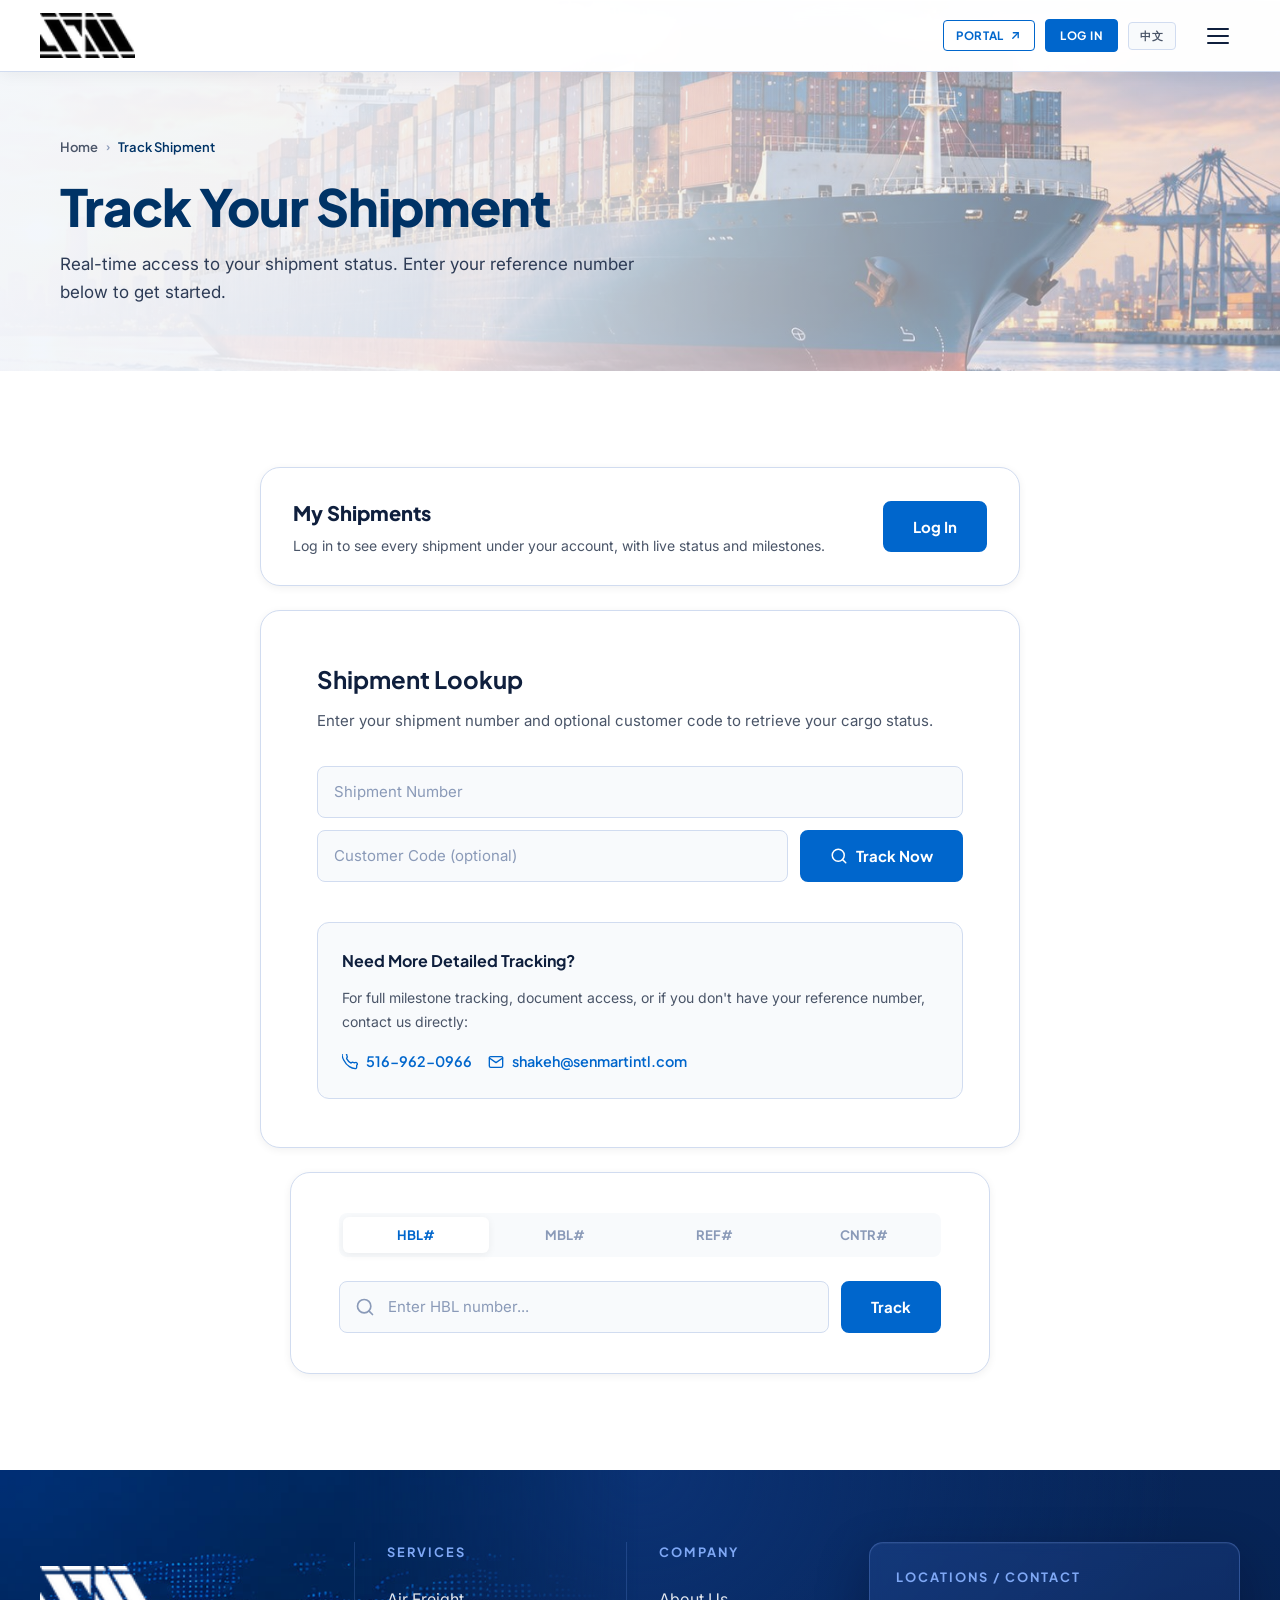
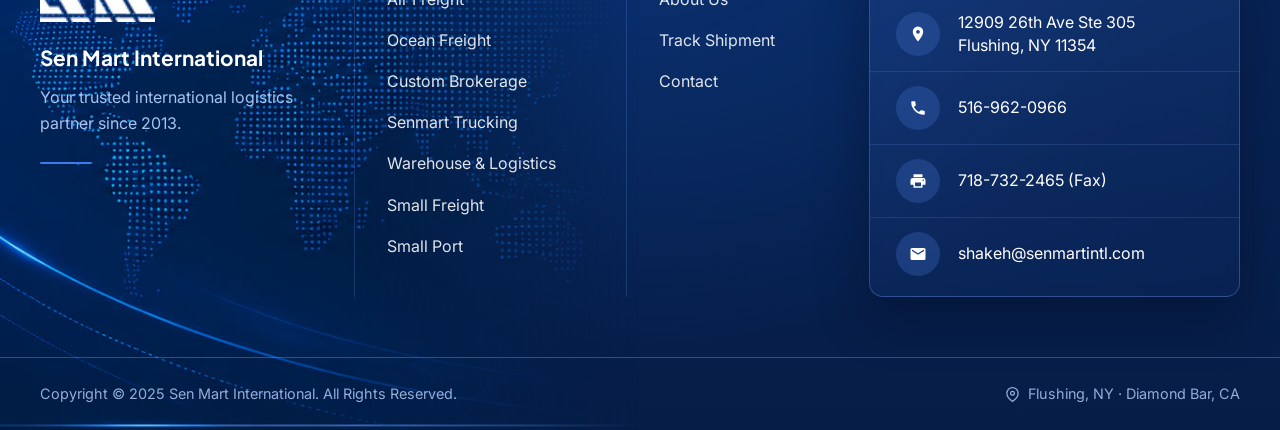
<file: track.html>
﻿<!DOCTYPE html>
<html lang="en">
<head>
  <meta charset="UTF-8" />
  <meta name="viewport" content="width=device-width, initial-scale=1.0" />
  <title>Track Your Shipment — Sen Mart International</title>
  <meta name="description" content="Track your Sen Mart International shipment in real time. Enter your HBL, MBL, reference, or container number." />
  <link rel="preconnect" href="https://fonts.googleapis.com" />
  <link rel="preconnect" href="https://fonts.gstatic.com" crossorigin />
  <link href="https://fonts.googleapis.com/css2?family=Plus+Jakarta+Sans:wght@400;500;600;700;800&family=Inter:wght@400;500;600&display=swap" rel="stylesheet" />
  <link rel="stylesheet" href="styles.css" />
  <style>
    .track-page-wrap {
      max-width: 760px;
      margin: 0 auto;
    }
    .track-card-lg {
      background: var(--bg);
      border: 1px solid var(--border);
      border-radius: var(--radius-xl);
      padding: 48px 56px;
      box-shadow: var(--shadow-subtle);
    }
    .track-card-lg h2 {
      font-family: var(--font-head);
      font-size: 1.5rem;
      font-weight: 700;
      color: var(--text);
      margin-bottom: 8px;
    }
    .track-card-lg .track-desc {
      font-size: 0.9375rem;
      color: var(--text-secondary);
      margin-bottom: 32px;
    }
    .track-alt-help {
      margin-top: 40px;
      padding: 24px;
      background: var(--surface);
      border-radius: var(--radius-lg);
      border: 1px solid var(--border);
    }
    .track-alt-help h3 {
      font-family: var(--font-head);
      font-size: 1rem;
      font-weight: 700;
      color: var(--text);
      margin-bottom: 12px;
    }
    .track-alt-contacts {
      display: flex;
      gap: 16px;
      flex-wrap: wrap;
    }
    .track-alt-contact {
      display: flex;
      align-items: center;
      gap: 8px;
      font-family: var(--font-head);
      font-size: 0.9rem;
      font-weight: 600;
      color: var(--accent);
      text-decoration: none;
      transition: color var(--transition-fast);
    }
    .track-alt-contact:hover { color: var(--accent-hover); }
    @media (max-width: 640px) {
      .track-card-lg { padding: 28px 24px; }
    }
  </style>
</head>
<body class="inner-page">

  <div class="scroll-progress" id="scrollProgress"></div>

  <nav class="nav" id="navbar">
    <div class="container nav-inner">
      <a href="index.html" class="nav-logo">
        <img src="logo.png" alt="Sen Mart International" class="nav-logo-img" />
      </a>
      <ul class="nav-links" id="navLinks">
        <li><a href="index.html" class="nav-link" data-zh="首页">HOME</a></li>
        <li><a href="freight-forwarding.html" class="nav-link" data-zh="货运代理">FREIGHT FORWARDING</a></li>
        <li><a href="custom-brokerage.html" class="nav-link" data-zh="报关行">CUSTOM BROKERAGE</a></li>
        <li><a href="senmart-trucking.html" class="nav-link" data-zh="自营车队">SENMART TRUCKING</a></li>
        <li><a href="warehouse.html" class="nav-link" data-zh="仓储">WAREHOUSE</a></li>
        <li><a href="track.html" class="nav-link" data-zh="货运追踪">TRACK</a></li>
        <li><a href="small-freight.html" class="nav-link" data-zh="小货运输">SMALL FREIGHT</a></li>
        <li><a href="small-port.html" class="nav-link">SMALL PORT</a></li>
        <li><a href="about.html" class="nav-link" data-zh="关于我们">ABOUT US</a></li>
        <li><a href="contact.html" class="nav-link" data-zh="联系我们">CONTACT</a></li>
      </ul>
      <div class="nav-actions">
        <a href="https://coolcopa0303-png.github.io/smallfreight/login/" target="_blank" rel="noopener" class="nav-portal"><span data-zh="进入后台">Portal</span> <svg width="13" height="13" viewBox="0 0 24 24" fill="none" stroke="currentColor" stroke-width="2.5" stroke-linecap="round" stroke-linejoin="round" aria-hidden="true"><path d="M7 17L17 7"/><polyline points="8 7 17 7 17 16"/></svg></a>
        <button type="button" class="nav-login" data-auth-open data-zh="登录">Log In</button>
        <button class="lang-toggle" id="langToggle" aria-label="Switch language">中文</button>
      </div>
      <button class="hamburger" id="hamburger" aria-label="Toggle navigation" aria-expanded="false">
        <span></span><span></span><span></span>
      </button>
    </div>
  </nav>

  <div class="mobile-drawer" id="mobileDrawer">
    <ul>
      <li><a href="index.html" class="mobile-nav-link" data-zh="首页">HOME</a></li>
      <li><a href="freight-forwarding.html" class="mobile-nav-link" data-zh="货运代理">FREIGHT FORWARDING</a></li>
      <li><a href="custom-brokerage.html" class="mobile-nav-link" data-zh="报关行">CUSTOM BROKERAGE</a></li>
      <li><a href="senmart-trucking.html" class="mobile-nav-link" data-zh="自营车队">SENMART TRUCKING</a></li>
      <li><a href="warehouse.html" class="mobile-nav-link" data-zh="仓储">WAREHOUSE</a></li>
      <li><a href="track.html" class="mobile-nav-link" data-zh="货运追踪">TRACK</a></li>
      <li><a href="small-freight.html" class="mobile-nav-link" data-zh="小货运输">SMALL FREIGHT</a></li>
      <li><a href="small-port.html" class="mobile-nav-link">SMALL PORT</a></li>
      <li><a href="about.html" class="mobile-nav-link" data-zh="关于我们">ABOUT US</a></li>
      <li><a href="contact.html" class="mobile-nav-link" data-zh="联系我们">CONTACT</a></li>
      <li><a href="#login" class="mobile-nav-link" data-auth-open data-zh="客户登录">CUSTOMER LOG IN</a></li>
      <li><a href="tel:5169620966" class="mobile-nav-link mobile-cta">516-962-0966</a></li>
    </ul>
  </div>

  <!-- PAGE BANNER -->
  <div class="page-banner">
    <div class="page-banner-bg" style="background-image: url('image/track-banner.jpg');"></div>
    <div class="container page-banner-inner">
      <div class="breadcrumb">
        <a href="index.html">Home</a>
        <span class="breadcrumb-sep">›</span>
        <span class="breadcrumb-current" data-zh="货运追踪">Track Shipment</span>
      </div>
      <h1 data-zh="货运追踪">Track Your Shipment</h1>
      <p class="page-banner-desc" data-zh="实时查询您的货运状态，输入参考编号即可开始。">Real-time access to your shipment status. Enter your reference number below to get started.</p>
    </div>
  </div>

  <!-- TRACK SECTION -->
  <section class="page-section">
    <div class="container">
      <div class="track-page-wrap">

        <!-- MY SHIPMENTS (filled by auth.js) -->
        <div id="my-shipments" class="sm-mine reveal">
          <div id="myShipments"></div>
        </div>

        <!-- Hero quick track (shipment + customer code) -->
        <div class="track-card-lg reveal">
          <h2 data-zh="货运查询">Shipment Lookup</h2>
          <p class="track-desc" data-zh="输入货运单号及客户代码（可选），查询货物状态。">Enter your shipment number and optional customer code to retrieve your cargo status.</p>
          <form onsubmit="handleHeroTrack(event)">
            <div style="display:flex; flex-direction:column; gap:12px; margin-bottom:16px;">
              <input type="text" id="heroShipmentNumber" class="track-input" style="padding-left:16px;" placeholder="Shipment Number" aria-label="Shipment Number" data-zh-placeholder="货运单号" />
              <div style="display:flex; gap:12px;">
                <input type="text" id="heroCustomerCode" class="track-input" style="padding-left:16px; flex:1;" placeholder="Customer Code (optional)" aria-label="Customer Code" data-zh-placeholder="客户代码（可选）" />
                <button type="submit" class="btn-primary" style="white-space:nowrap; height:52px;">
                  <svg width="18" height="18" viewBox="0 0 24 24" fill="none" stroke="currentColor" stroke-width="2" stroke-linecap="round" stroke-linejoin="round"><circle cx="11" cy="11" r="8"/><line x1="21" y1="21" x2="16.65" y2="16.65"/></svg>
                  <span data-zh="立即追踪">Track Now</span>
                </button>
              </div>
            </div>
          </form>
          <div id="heroTrackResult" class="sm-results" aria-live="polite" hidden></div>

          <div class="track-alt-help">
            <h3 data-zh="需要更详细的追踪信息？">Need More Detailed Tracking?</h3>
            <p style="font-size:0.875rem; color:var(--text-secondary); margin-bottom:16px;" data-zh="如需完整节点追踪、单证查看，或找不到参考编号，请直接联系我们：">For full milestone tracking, document access, or if you don't have your reference number, contact us directly:</p>
            <div class="track-alt-contacts">
              <a href="tel:5169620966" class="track-alt-contact">
                <svg width="16" height="16" viewBox="0 0 24 24" fill="none" stroke="currentColor" stroke-width="2" stroke-linecap="round" stroke-linejoin="round"><path d="M22 16.92v3a2 2 0 01-2.18 2 19.79 19.79 0 01-8.63-3.07A19.5 19.5 0 013.07 9.81 19.79 19.79 0 01.01 1.18a2 2 0 012-2.18h3a2 2 0 012 1.72 12.84 12.84 0 00.7 2.81 2 2 0 01-.45 2.11L6.91 6.91a16 16 0 006.72 6.72l.71-.71a2 2 0 012.11-.45 12.84 12.84 0 002.81.7A2 2 0 0122 16.92z"/></svg>
                516-962-0966
              </a>
              <a href="mailto:shakeh@senmartintl.com" class="track-alt-contact">
                <svg width="16" height="16" viewBox="0 0 24 24" fill="none" stroke="currentColor" stroke-width="2" stroke-linecap="round" stroke-linejoin="round"><path d="M4 4h16c1.1 0 2 .9 2 2v12c0 1.1-.9 2-2 2H4c-1.1 0-2-.9-2-2V6c0-1.1.9-2 2-2z"/><polyline points="22,6 12,13 2,6"/></svg>
                shakeh@senmartintl.com
              </a>
            </div>
          </div>
        </div>

        <!-- HBL/MBL/REF tracker -->
        <div class="track-card reveal" style="margin-top:24px;">
          <div class="track-tabs">
            <button class="track-tab active" data-tab="hbl">HBL#</button>
            <button class="track-tab" data-tab="mbl">MBL#</button>
            <button class="track-tab" data-tab="ref">REF#</button>
            <button class="track-tab" data-tab="cntr">CNTR#</button>
          </div>
          <form class="track-form" onsubmit="handleTrack(event)">
            <div class="track-input-wrap">
              <svg class="track-input-icon" width="20" height="20" viewBox="0 0 24 24" fill="none" stroke="currentColor" stroke-width="2" stroke-linecap="round" stroke-linejoin="round"><circle cx="11" cy="11" r="8"/><line x1="21" y1="21" x2="16.65" y2="16.65"/></svg>
              <input type="text" id="trackInput" class="track-input" placeholder="Enter HBL number..." aria-label="Reference number" data-zh-placeholder="输入单号..." />
            </div>
            <button type="submit" class="btn-primary track-btn" data-zh="追踪">Track</button>
          </form>
          <div id="trackResult" class="sm-results" aria-live="polite" hidden></div>
        </div>

      </div>
    </div>
  </section>

  <footer class="footer site-footer">
    <div class="container">
      <div class="sft-top">
        <div class="sft-brand">
          <a href="index.html" class="sft-logo"><img src="logo.png" alt="Sen Mart International" /></a>
          <b class="sft-name">Sen Mart International</b>
          <p class="sft-tagline" data-zh="自2013年起，您值得信赖的国际物流合作伙伴。">Your trusted international logistics partner since 2013.</p>
          <span class="sft-rule" aria-hidden="true"></span>
        </div>
        <div class="sft-col">
          <div class="sft-title" data-zh="服务">Services</div>
          <ul>
            <li><a href="freight-forwarding.html" data-zh="空运">Air Freight</a></li>
            <li><a href="freight-forwarding.html" data-zh="海运">Ocean Freight</a></li>
            <li><a href="custom-brokerage.html" data-zh="报关行">Custom Brokerage</a></li>
            <li><a href="senmart-trucking.html" data-zh="自营车队">Senmart Trucking</a></li>
            <li><a href="warehouse.html" data-zh="仓储与物流">Warehouse &amp; Logistics</a></li>
            <li><a href="small-freight.html" data-zh="小货运输">Small Freight</a></li>
            <li><a href="small-port.html">Small Port</a></li>
          </ul>
        </div>
        <div class="sft-col">
          <div class="sft-title" data-zh="公司">Company</div>
          <ul>
            <li><a href="about.html" data-zh="关于我们">About Us</a></li>
            <li><a href="track.html" data-zh="货运追踪">Track Shipment</a></li>
            <li><a href="contact.html" data-zh="联系我们">Contact</a></li>
          </ul>
        </div>
        <div class="sft-card">
          <div class="sft-title" data-zh="地址 / 联系方式">Locations / Contact</div>
          <ul>
            <li><span class="sft-ico"><svg width="18" height="18" viewBox="0 0 24 24" fill="currentColor" aria-hidden="true"><path d="M12 2a7 7 0 00-7 7c0 5.25 7 13 7 13s7-7.75 7-13a7 7 0 00-7-7zm0 9.5A2.5 2.5 0 1112 6.5a2.5 2.5 0 010 5z"/></svg></span><span>12909 26th Ave Ste 305<br />Flushing, NY 11354</span></li>
            <li><span class="sft-ico"><svg width="18" height="18" viewBox="0 0 24 24" fill="currentColor" aria-hidden="true"><path d="M6.6 10.8a15.1 15.1 0 006.6 6.6l2.2-2.2a1 1 0 011-.25 11.4 11.4 0 003.6.57 1 1 0 011 1V20a1 1 0 01-1 1A17 17 0 013 4a1 1 0 011-1h3.5a1 1 0 011 1c0 1.25.2 2.45.57 3.57a1 1 0 01-.25 1z"/></svg></span><a href="tel:5169620966">516-962-0966</a></li>
            <li><span class="sft-ico"><svg width="18" height="18" viewBox="0 0 24 24" fill="currentColor" aria-hidden="true"><path d="M19 8H5a3 3 0 00-3 3v6h4v4h12v-4h4v-6a3 3 0 00-3-3zm-3 11H8v-5h8v5zm3-7a1 1 0 110-2 1 1 0 010 2zM18 3H6v4h12V3z"/></svg></span><a href="tel:7187322465"><span>718-732-2465</span> <span data-zh="（传真）">(Fax)</span></a></li>
            <li><span class="sft-ico"><svg width="18" height="18" viewBox="0 0 24 24" fill="currentColor" aria-hidden="true"><path d="M20 4H4a2 2 0 00-2 2v12a2 2 0 002 2h16a2 2 0 002-2V6a2 2 0 00-2-2zm0 4l-8 5-8-5V6l8 5 8-5v2z"/></svg></span><a href="mailto:shakeh@senmartintl.com">shakeh@senmartintl.com</a></li>
          </ul>
        </div>
      </div>
    </div>
    <div class="sft-bottom">
      <div class="container sft-bottom-inner">
        <p data-zh="版权所有 &copy; 2025 Sen Mart International。保留所有权利。">Copyright &copy; 2025 Sen Mart International. All Rights Reserved.</p>
        <p class="sft-places"><svg width="15" height="15" viewBox="0 0 24 24" fill="none" stroke="currentColor" stroke-width="2" stroke-linecap="round" stroke-linejoin="round" aria-hidden="true"><path d="M21 10c0 7-9 13-9 13s-9-6-9-13a9 9 0 0118 0z"/><circle cx="12" cy="10" r="3"/></svg>Flushing, NY · Diamond Bar, CA</p>
      </div>
    </div>
  </footer>

  <script src="main.js"></script>
  <script src="auth.js"></script>
</body>
</html>
</file>
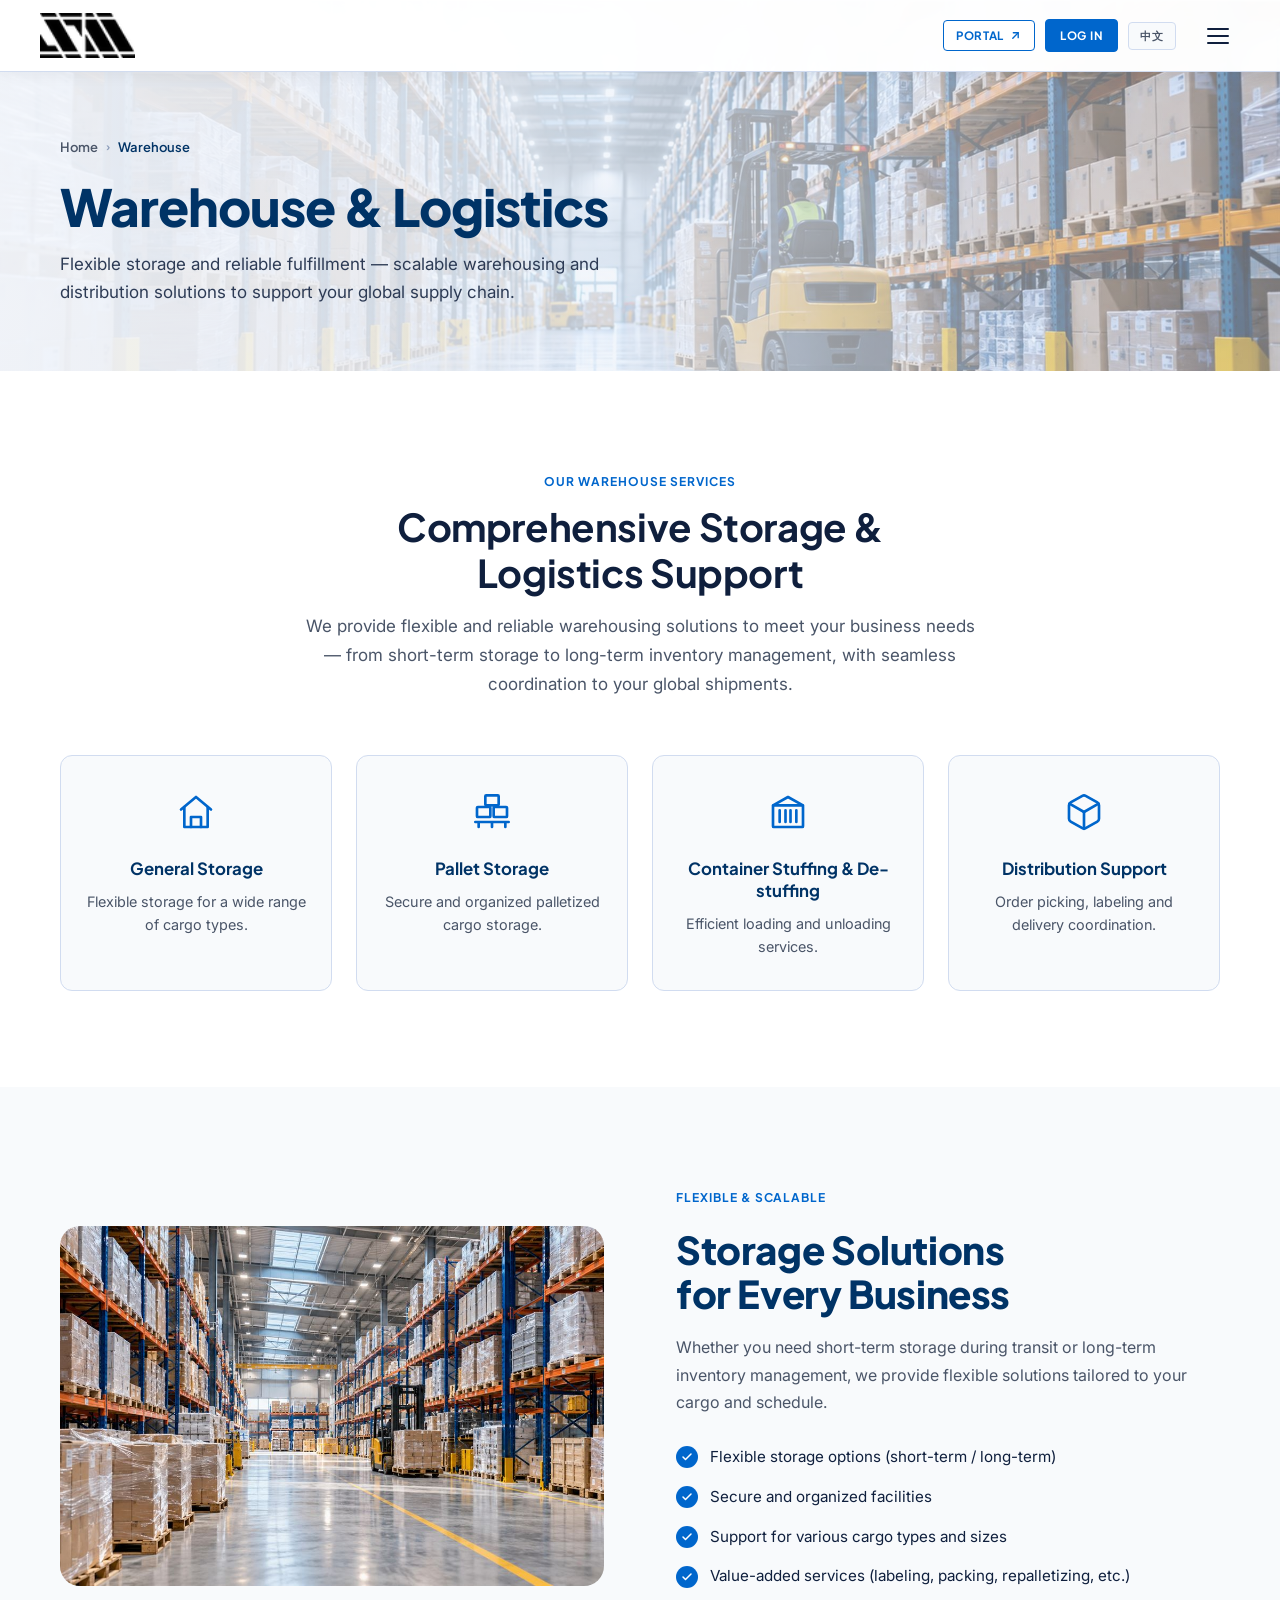
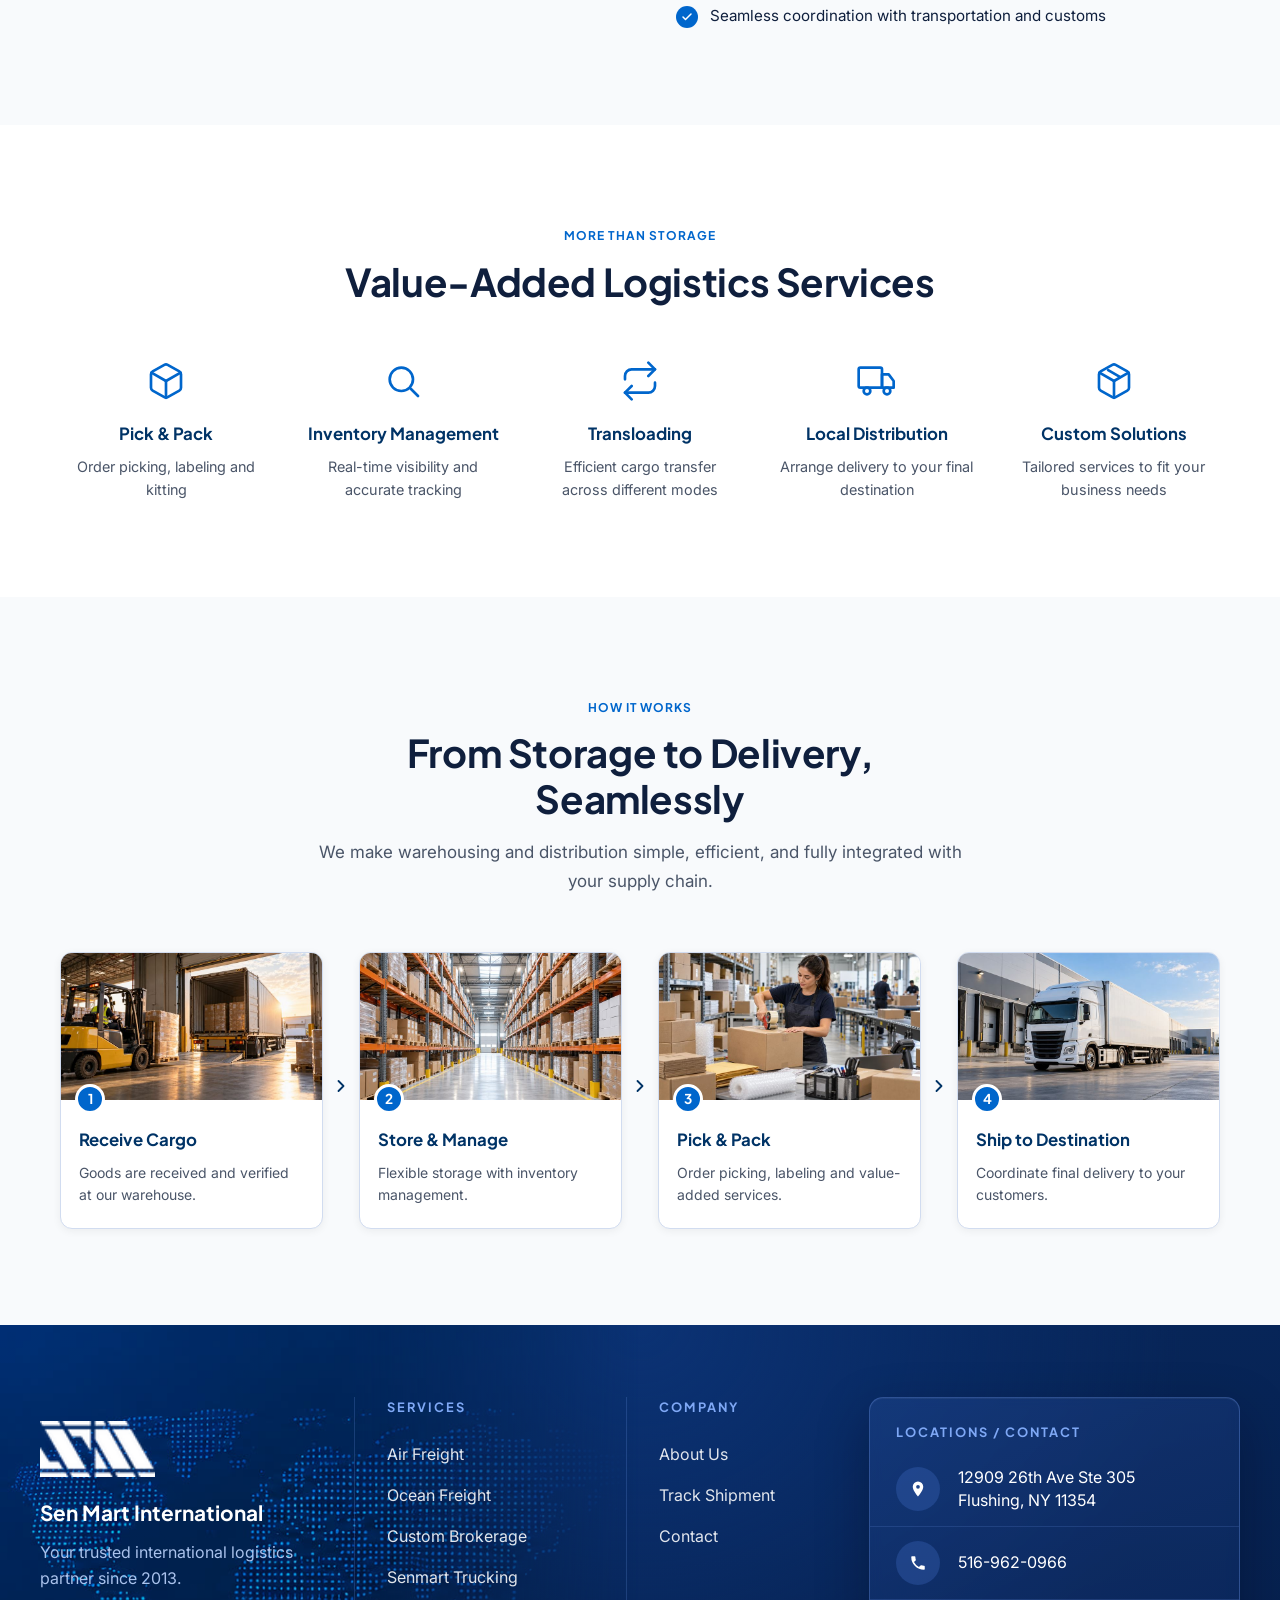
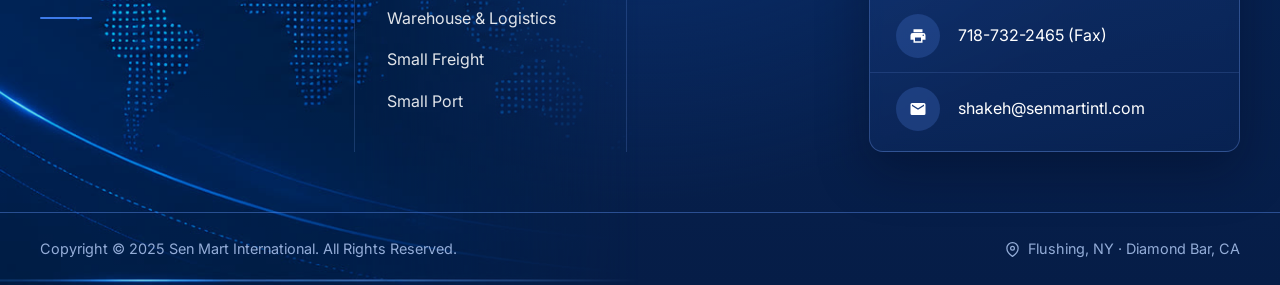
<file: warehouse.html>
﻿<!DOCTYPE html>
<html lang="en">
<head>
  <meta charset="UTF-8" />
  <meta name="viewport" content="width=device-width, initial-scale=1.0" />
  <title>Warehouse & Logistics — Sen Mart International</title>
  <meta name="description" content="Strategic warehouse locations at LAX, JFK, and DFW. Inbound/outbound, labeling, re-packing, pick & pack, UPS and FedEx distribution services." />
  <link rel="preconnect" href="https://fonts.googleapis.com" />
  <link rel="preconnect" href="https://fonts.gstatic.com" crossorigin />
  <link href="https://fonts.googleapis.com/css2?family=Plus+Jakarta+Sans:wght@400;500;600;700;800&family=Inter:wght@400;500;600&display=swap" rel="stylesheet" />
  <link rel="stylesheet" href="styles.css" />
</head>
<body class="inner-page">

  <div class="scroll-progress" id="scrollProgress"></div>

  <nav class="nav" id="navbar">
    <div class="container nav-inner">
      <a href="index.html" class="nav-logo">
        <img src="logo.png" alt="Sen Mart International" class="nav-logo-img" />
      </a>
      <ul class="nav-links" id="navLinks">
        <li><a href="index.html" class="nav-link" data-zh="首页">HOME</a></li>
        <li><a href="freight-forwarding.html" class="nav-link" data-zh="货运代理">FREIGHT FORWARDING</a></li>
        <li><a href="custom-brokerage.html" class="nav-link" data-zh="报关行">CUSTOM BROKERAGE</a></li>
        <li><a href="senmart-trucking.html" class="nav-link" data-zh="自营车队">SENMART TRUCKING</a></li>
        <li><a href="warehouse.html" class="nav-link" data-zh="仓储">WAREHOUSE</a></li>
        <li><a href="track.html" class="nav-link" data-zh="货运追踪">TRACK</a></li>
        <li><a href="small-freight.html" class="nav-link" data-zh="小货运输">SMALL FREIGHT</a></li>
        <li><a href="small-port.html" class="nav-link">SMALL PORT</a></li>
        <li><a href="about.html" class="nav-link" data-zh="关于我们">ABOUT US</a></li>
        <li><a href="contact.html" class="nav-link" data-zh="联系我们">CONTACT</a></li>
      </ul>
      <div class="nav-actions">
        <a href="https://coolcopa0303-png.github.io/smallfreight/login/" target="_blank" rel="noopener" class="nav-portal"><span data-zh="进入后台">Portal</span> <svg width="13" height="13" viewBox="0 0 24 24" fill="none" stroke="currentColor" stroke-width="2.5" stroke-linecap="round" stroke-linejoin="round" aria-hidden="true"><path d="M7 17L17 7"/><polyline points="8 7 17 7 17 16"/></svg></a>
        <button type="button" class="nav-login" data-auth-open data-zh="登录">Log In</button>
        <button class="lang-toggle" id="langToggle" aria-label="Switch language">中文</button>
      </div>
      <button class="hamburger" id="hamburger" aria-label="Toggle navigation" aria-expanded="false">
        <span></span><span></span><span></span>
      </button>
    </div>
  </nav>

  <div class="mobile-drawer" id="mobileDrawer">
    <ul>
      <li><a href="index.html" class="mobile-nav-link" data-zh="首页">HOME</a></li>
      <li><a href="freight-forwarding.html" class="mobile-nav-link" data-zh="货运代理">FREIGHT FORWARDING</a></li>
      <li><a href="custom-brokerage.html" class="mobile-nav-link" data-zh="报关行">CUSTOM BROKERAGE</a></li>
      <li><a href="senmart-trucking.html" class="mobile-nav-link" data-zh="自营车队">SENMART TRUCKING</a></li>
      <li><a href="warehouse.html" class="mobile-nav-link" data-zh="仓储">WAREHOUSE</a></li>
      <li><a href="track.html" class="mobile-nav-link" data-zh="货运追踪">TRACK</a></li>
      <li><a href="small-freight.html" class="mobile-nav-link" data-zh="小货运输">SMALL FREIGHT</a></li>
      <li><a href="small-port.html" class="mobile-nav-link">SMALL PORT</a></li>
      <li><a href="about.html" class="mobile-nav-link" data-zh="关于我们">ABOUT US</a></li>
      <li><a href="contact.html" class="mobile-nav-link" data-zh="联系我们">CONTACT</a></li>
      <li><a href="#login" class="mobile-nav-link" data-auth-open data-zh="客户登录">CUSTOMER LOG IN</a></li>
      <li><a href="tel:5169620966" class="mobile-nav-link mobile-cta">516-962-0966</a></li>
    </ul>
  </div>

  <!-- PAGE BANNER -->
  <div class="page-banner">
    <div class="page-banner-bg" style="background-image: url('image/wh-hero.jpg');"></div>
    <div class="container page-banner-inner">
      <div class="breadcrumb">
        <a href="index.html">Home</a>
        <span class="breadcrumb-sep">›</span>
        <span class="breadcrumb-current" data-zh="仓储">Warehouse</span>
      </div>
      <h1 data-zh="仓储与物流">Warehouse &amp; Logistics</h1>
      <p class="page-banner-desc" data-zh="灵活仓储，可靠履约——可扩展的仓储与配送解决方案，助力您的全球供应链。">Flexible storage and reliable fulfillment — scalable warehousing and distribution solutions to support your global supply chain.</p>
    </div>
  </div>

  <!-- SERVICES -->
  <section class="page-section">
    <div class="container">
      <div class="section-header reveal">
        <span class="eyebrow" data-zh="我们的仓储服务">Our Warehouse Services</span>
        <h2 data-zh="全面的仓储与物流支持">Comprehensive Storage &amp;<br />Logistics Support</h2>
        <p class="section-desc" data-zh="我们提供灵活可靠的仓储服务，满足您的业务需求——从短期存储到长期库存管理，并与您的全球货运无缝衔接。">We provide flexible and reliable warehousing solutions to meet your business needs — from short-term storage to long-term inventory management, with seamless coordination to your global shipments.</p>
      </div>
      <div class="wh-svc-grid stagger-reveal">
        <div class="wh-svc-card">
          <span class="wh-svc-icon"><svg width="40" height="40" viewBox="0 0 24 24" fill="none" stroke="currentColor" stroke-width="1.6" stroke-linecap="round" stroke-linejoin="round" aria-hidden="true"><path d="M3 10.5L12 3l9 7.5"/><path d="M5 9v12h14V9"/><path d="M9 21v-6h6v6"/></svg></span>
          <h3 data-zh="普通仓储">General Storage</h3>
          <p data-zh="适用于各类货物的灵活存储。">Flexible storage for a wide range of cargo types.</p>
        </div>
        <div class="wh-svc-card">
          <span class="wh-svc-icon"><svg width="40" height="40" viewBox="0 0 24 24" fill="none" stroke="currentColor" stroke-width="1.6" stroke-linecap="round" stroke-linejoin="round" aria-hidden="true"><rect x="8" y="2" width="8" height="6" rx="0.5"/><rect x="3" y="9" width="8" height="6" rx="0.5"/><rect x="13" y="9" width="8" height="6" rx="0.5"/><path d="M2 18h20M4 18v3M12 18v3M20 18v3"/></svg></span>
          <h3 data-zh="托盘存储">Pallet Storage</h3>
          <p data-zh="安全、有序的托盘货物存储。">Secure and organized palletized cargo storage.</p>
        </div>
        <div class="wh-svc-card">
          <span class="wh-svc-icon"><svg width="40" height="40" viewBox="0 0 24 24" fill="none" stroke="currentColor" stroke-width="1.6" stroke-linecap="round" stroke-linejoin="round" aria-hidden="true"><path d="M3 8l9-5 9 5"/><rect x="3" y="8" width="18" height="13" rx="0.5"/><path d="M7 11v7M10.5 11v7M13.5 11v7M17 11v7"/></svg></span>
          <h3 data-zh="装箱与拆箱">Container Stuffing &amp; De-stuffing</h3>
          <p data-zh="高效的集装箱装卸服务。">Efficient loading and unloading services.</p>
        </div>
        <div class="wh-svc-card">
          <span class="wh-svc-icon"><svg width="40" height="40" viewBox="0 0 24 24" fill="none" stroke="currentColor" stroke-width="1.6" stroke-linecap="round" stroke-linejoin="round" aria-hidden="true"><path d="M21 16V8a2 2 0 00-1-1.73l-7-4a2 2 0 00-2 0l-7 4A2 2 0 003 8v8a2 2 0 001 1.73l7 4a2 2 0 002 0l7-4A2 2 0 0021 16z"/><polyline points="3.27 6.96 12 12.01 20.73 6.96"/><line x1="12" y1="22.08" x2="12" y2="12"/></svg></span>
          <h3 data-zh="配送支持">Distribution Support</h3>
          <p data-zh="订单拣货、贴标及配送协调。">Order picking, labeling and delivery coordination.</p>
        </div>
      </div>
    </div>
  </section>

  <!-- STORAGE SOLUTIONS -->
  <section class="page-section page-section-alt">
    <div class="container">
      <div class="two-col-content">
        <div class="two-col-img reveal">
          <img src="image/wh-racks.jpg" alt="Warehouse racks stacked with palletized cartons" loading="lazy" />
        </div>
        <div class="content-block wh-split-text">
          <span class="eyebrow reveal" data-zh="灵活可扩展">Flexible &amp; Scalable</span>
          <h2 class="reveal" data-zh="适合各类企业的&lt;br /&gt;仓储解决方案">Storage Solutions<br />for Every Business</h2>
          <p class="reveal" data-zh="无论您需要运输途中的短期存储还是长期库存管理，我们都能根据您的货物和时间安排提供灵活的解决方案。">Whether you need short-term storage during transit or long-term inventory management, we provide flexible solutions tailored to your cargo and schedule.</p>
          <ul class="wh-checks reveal">
            <li><span class="feature-check"><svg width="12" height="12" viewBox="0 0 24 24" fill="none" stroke="currentColor" stroke-width="3" stroke-linecap="round" stroke-linejoin="round" aria-hidden="true"><polyline points="20 6 9 17 4 12"/></svg></span><span data-zh="灵活的存储方案（短期 / 长期）">Flexible storage options (short-term / long-term)</span></li>
            <li><span class="feature-check"><svg width="12" height="12" viewBox="0 0 24 24" fill="none" stroke="currentColor" stroke-width="3" stroke-linecap="round" stroke-linejoin="round" aria-hidden="true"><polyline points="20 6 9 17 4 12"/></svg></span><span data-zh="安全、规范的仓储设施">Secure and organized facilities</span></li>
            <li><span class="feature-check"><svg width="12" height="12" viewBox="0 0 24 24" fill="none" stroke="currentColor" stroke-width="3" stroke-linecap="round" stroke-linejoin="round" aria-hidden="true"><polyline points="20 6 9 17 4 12"/></svg></span><span data-zh="支持各种类型和尺寸的货物">Support for various cargo types and sizes</span></li>
            <li><span class="feature-check"><svg width="12" height="12" viewBox="0 0 24 24" fill="none" stroke="currentColor" stroke-width="3" stroke-linecap="round" stroke-linejoin="round" aria-hidden="true"><polyline points="20 6 9 17 4 12"/></svg></span><span data-zh="增值服务（贴标、包装、重新打托等）">Value-added services (labeling, packing, repalletizing, etc.)</span></li>
            <li><span class="feature-check"><svg width="12" height="12" viewBox="0 0 24 24" fill="none" stroke="currentColor" stroke-width="3" stroke-linecap="round" stroke-linejoin="round" aria-hidden="true"><polyline points="20 6 9 17 4 12"/></svg></span><span data-zh="与运输和清关无缝衔接">Seamless coordination with transportation and customs</span></li>
          </ul>
        </div>
      </div>
    </div>
  </section>

  <!-- VALUE-ADDED -->
  <section class="page-section">
    <div class="container">
      <div class="section-header reveal">
        <span class="eyebrow" data-zh="不止于仓储">More Than Storage</span>
        <h2 data-zh="增值物流服务">Value-Added Logistics Services</h2>
      </div>
      <div class="wh-va-grid stagger-reveal">
        <div class="wh-va-item">
          <span class="wh-va-icon"><svg width="40" height="40" viewBox="0 0 24 24" fill="none" stroke="currentColor" stroke-width="1.6" stroke-linecap="round" stroke-linejoin="round" aria-hidden="true"><path d="M21 16V8a2 2 0 00-1-1.73l-7-4a2 2 0 00-2 0l-7 4A2 2 0 003 8v8a2 2 0 001 1.73l7 4a2 2 0 002 0l7-4A2 2 0 0021 16z"/><polyline points="3.27 6.96 12 12.01 20.73 6.96"/><line x1="12" y1="22.08" x2="12" y2="12"/></svg></span>
          <h3 data-zh="拣货与包装">Pick &amp; Pack</h3>
          <p data-zh="订单拣货、贴标及组套">Order picking, labeling and kitting</p>
        </div>
        <div class="wh-va-item">
          <span class="wh-va-icon"><svg width="40" height="40" viewBox="0 0 24 24" fill="none" stroke="currentColor" stroke-width="1.6" stroke-linecap="round" stroke-linejoin="round" aria-hidden="true"><circle cx="11" cy="11" r="7"/><line x1="21" y1="21" x2="16.65" y2="16.65"/></svg></span>
          <h3 data-zh="库存管理">Inventory Management</h3>
          <p data-zh="实时可视、精准追踪">Real-time visibility and accurate tracking</p>
        </div>
        <div class="wh-va-item">
          <span class="wh-va-icon"><svg width="40" height="40" viewBox="0 0 24 24" fill="none" stroke="currentColor" stroke-width="1.6" stroke-linecap="round" stroke-linejoin="round" aria-hidden="true"><polyline points="17 1 21 5 17 9"/><path d="M3 11V9a4 4 0 014-4h14"/><polyline points="7 23 3 19 7 15"/><path d="M21 13v2a4 4 0 01-4 4H3"/></svg></span>
          <h3 data-zh="转运">Transloading</h3>
          <p data-zh="不同运输方式间高效转运">Efficient cargo transfer across different modes</p>
        </div>
        <div class="wh-va-item">
          <span class="wh-va-icon"><svg width="40" height="40" viewBox="0 0 24 24" fill="none" stroke="currentColor" stroke-width="1.6" stroke-linecap="round" stroke-linejoin="round" aria-hidden="true"><rect x="1" y="4" width="14" height="12" rx="1"/><path d="M15 8h4l3 4v4h-7z"/><circle cx="6" cy="18" r="2"/><circle cx="18" cy="18" r="2"/></svg></span>
          <h3 data-zh="本地配送">Local Distribution</h3>
          <p data-zh="安排配送至最终目的地">Arrange delivery to your final destination</p>
        </div>
        <div class="wh-va-item">
          <span class="wh-va-icon"><svg width="40" height="40" viewBox="0 0 24 24" fill="none" stroke="currentColor" stroke-width="1.6" stroke-linecap="round" stroke-linejoin="round" aria-hidden="true"><path d="M21 16V8a2 2 0 00-1-1.73l-7-4a2 2 0 00-2 0l-7 4A2 2 0 003 8v8a2 2 0 001 1.73l7 4a2 2 0 002 0l7-4A2 2 0 0021 16z"/><path d="M8.5 5.5l7 4"/><polyline points="3.27 6.96 12 12.01 20.73 6.96"/><line x1="12" y1="22.08" x2="12" y2="12"/></svg></span>
          <h3 data-zh="定制方案">Custom Solutions</h3>
          <p data-zh="根据您的业务需求量身定制">Tailored services to fit your business needs</p>
        </div>
      </div>
    </div>
  </section>

  <!-- HOW IT WORKS -->
  <section class="page-section page-section-alt">
    <div class="container">
      <div class="section-header reveal">
        <span class="eyebrow" data-zh="服务流程">How It Works</span>
        <h2 data-zh="从仓储到交付，无缝衔接">From Storage to Delivery, Seamlessly</h2>
        <p class="section-desc" data-zh="我们让仓储与配送简单、高效，并与您的供应链完全整合。">We make warehousing and distribution simple, efficient, and fully integrated with your supply chain.</p>
      </div>
      <div class="wh-steps reveal">
        <div class="wh-step">
          <div class="wh-step-img"><img src="image/wh-receive.jpg" alt="Forklift unloading pallets from a truck at the dock" style="object-position: center;" loading="lazy" /><span class="wh-step-num">1</span></div>
          <div class="wh-step-body">
            <h3 data-zh="收货">Receive Cargo</h3>
            <p data-zh="货物在我们的仓库接收并核验。">Goods are received and verified at our warehouse.</p>
          </div>
        </div>
        <span class="wh-step-arrow"><svg width="20" height="20" viewBox="0 0 24 24" fill="none" stroke="currentColor" stroke-width="2.2" stroke-linecap="round" stroke-linejoin="round" aria-hidden="true"><polyline points="9 18 15 12 9 6"/></svg></span>
        <div class="wh-step">
          <div class="wh-step-img"><img src="image/wh-store.jpg" alt="Warehouse aisle with high-bay racking" style="object-position: center;" loading="lazy" /><span class="wh-step-num">2</span></div>
          <div class="wh-step-body">
            <h3 data-zh="存储与管理">Store &amp; Manage</h3>
            <p data-zh="灵活存储，配合库存管理。">Flexible storage with inventory management.</p>
          </div>
        </div>
        <span class="wh-step-arrow"><svg width="20" height="20" viewBox="0 0 24 24" fill="none" stroke="currentColor" stroke-width="2.2" stroke-linecap="round" stroke-linejoin="round" aria-hidden="true"><polyline points="9 18 15 12 9 6"/></svg></span>
        <div class="wh-step">
          <div class="wh-step-img"><img src="image/wh-pack.jpg" alt="Warehouse worker taping a carton at a packing station" style="object-position: center;" loading="lazy" /><span class="wh-step-num">3</span></div>
          <div class="wh-step-body">
            <h3 data-zh="拣货与包装">Pick &amp; Pack</h3>
            <p data-zh="订单拣货、贴标及增值服务。">Order picking, labeling and value-added services.</p>
          </div>
        </div>
        <span class="wh-step-arrow"><svg width="20" height="20" viewBox="0 0 24 24" fill="none" stroke="currentColor" stroke-width="2.2" stroke-linecap="round" stroke-linejoin="round" aria-hidden="true"><polyline points="9 18 15 12 9 6"/></svg></span>
        <div class="wh-step">
          <div class="wh-step-img"><img src="image/wh-ship.jpg" alt="Delivery truck at the warehouse loading docks" style="object-position: center;" loading="lazy" /><span class="wh-step-num">4</span></div>
          <div class="wh-step-body">
            <h3 data-zh="运送至目的地">Ship to Destination</h3>
            <p data-zh="协调最终配送至您的客户。">Coordinate final delivery to your customers.</p>
          </div>
        </div>
      </div>
    </div>
  </section>

  <footer class="footer site-footer">
    <div class="container">
      <div class="sft-top">
        <div class="sft-brand">
          <a href="index.html" class="sft-logo"><img src="logo.png" alt="Sen Mart International" /></a>
          <b class="sft-name">Sen Mart International</b>
          <p class="sft-tagline" data-zh="自2013年起，您值得信赖的国际物流合作伙伴。">Your trusted international logistics partner since 2013.</p>
          <span class="sft-rule" aria-hidden="true"></span>
        </div>
        <div class="sft-col">
          <div class="sft-title" data-zh="服务">Services</div>
          <ul>
            <li><a href="freight-forwarding.html" data-zh="空运">Air Freight</a></li>
            <li><a href="freight-forwarding.html" data-zh="海运">Ocean Freight</a></li>
            <li><a href="custom-brokerage.html" data-zh="报关行">Custom Brokerage</a></li>
            <li><a href="senmart-trucking.html" data-zh="自营车队">Senmart Trucking</a></li>
            <li><a href="warehouse.html" data-zh="仓储与物流">Warehouse &amp; Logistics</a></li>
            <li><a href="small-freight.html" data-zh="小货运输">Small Freight</a></li>
            <li><a href="small-port.html">Small Port</a></li>
          </ul>
        </div>
        <div class="sft-col">
          <div class="sft-title" data-zh="公司">Company</div>
          <ul>
            <li><a href="about.html" data-zh="关于我们">About Us</a></li>
            <li><a href="track.html" data-zh="货运追踪">Track Shipment</a></li>
            <li><a href="contact.html" data-zh="联系我们">Contact</a></li>
          </ul>
        </div>
        <div class="sft-card">
          <div class="sft-title" data-zh="地址 / 联系方式">Locations / Contact</div>
          <ul>
            <li><span class="sft-ico"><svg width="18" height="18" viewBox="0 0 24 24" fill="currentColor" aria-hidden="true"><path d="M12 2a7 7 0 00-7 7c0 5.25 7 13 7 13s7-7.75 7-13a7 7 0 00-7-7zm0 9.5A2.5 2.5 0 1112 6.5a2.5 2.5 0 010 5z"/></svg></span><span>12909 26th Ave Ste 305<br />Flushing, NY 11354</span></li>
            <li><span class="sft-ico"><svg width="18" height="18" viewBox="0 0 24 24" fill="currentColor" aria-hidden="true"><path d="M6.6 10.8a15.1 15.1 0 006.6 6.6l2.2-2.2a1 1 0 011-.25 11.4 11.4 0 003.6.57 1 1 0 011 1V20a1 1 0 01-1 1A17 17 0 013 4a1 1 0 011-1h3.5a1 1 0 011 1c0 1.25.2 2.45.57 3.57a1 1 0 01-.25 1z"/></svg></span><a href="tel:5169620966">516-962-0966</a></li>
            <li><span class="sft-ico"><svg width="18" height="18" viewBox="0 0 24 24" fill="currentColor" aria-hidden="true"><path d="M19 8H5a3 3 0 00-3 3v6h4v4h12v-4h4v-6a3 3 0 00-3-3zm-3 11H8v-5h8v5zm3-7a1 1 0 110-2 1 1 0 010 2zM18 3H6v4h12V3z"/></svg></span><a href="tel:7187322465"><span>718-732-2465</span> <span data-zh="（传真）">(Fax)</span></a></li>
            <li><span class="sft-ico"><svg width="18" height="18" viewBox="0 0 24 24" fill="currentColor" aria-hidden="true"><path d="M20 4H4a2 2 0 00-2 2v12a2 2 0 002 2h16a2 2 0 002-2V6a2 2 0 00-2-2zm0 4l-8 5-8-5V6l8 5 8-5v2z"/></svg></span><a href="mailto:shakeh@senmartintl.com">shakeh@senmartintl.com</a></li>
          </ul>
        </div>
      </div>
    </div>
    <div class="sft-bottom">
      <div class="container sft-bottom-inner">
        <p data-zh="版权所有 &copy; 2025 Sen Mart International。保留所有权利。">Copyright &copy; 2025 Sen Mart International. All Rights Reserved.</p>
        <p class="sft-places"><svg width="15" height="15" viewBox="0 0 24 24" fill="none" stroke="currentColor" stroke-width="2" stroke-linecap="round" stroke-linejoin="round" aria-hidden="true"><path d="M21 10c0 7-9 13-9 13s-9-6-9-13a9 9 0 0118 0z"/><circle cx="12" cy="10" r="3"/></svg>Flushing, NY · Diamond Bar, CA</p>
      </div>
    </div>
  </footer>

  <script src="main.js"></script>
  <script src="auth.js"></script>
</body>
</html>
</file>
<file: styles.css>
/* =====================================================
   SEN MART INTERNATIONAL — styles.css
   DESIGN.md compliant · L2 Interaction Tier
   ===================================================== */

@import url('https://fonts.googleapis.com/css2?family=Plus+Jakarta+Sans:wght@400;500;600;700;800&family=Inter:wght@400;500;600&display=swap');

/* ======================== DESIGN TOKENS ======================== */
:root {
  --bg: #FFFFFF;
  --surface: #F8FAFC;
  --surface-alt: #EEF3F9;
  --surface-hover: #E8F0F9;

  --border: #D1DCF0;
  --border-hover: #0066CC;

  --text: #0F1F3D;
  --text-secondary: #4A5568;
  --text-tertiary: #8A9AB8;

  --accent: #0066CC;
  --accent-hover: #0052A3;
  --accent-dark: #003366;
  --accent-light: #E8F0FB;

  --bg-rgb: 255, 255, 255;
  --accent-rgb: 0, 102, 204;
  --accent-dark-rgb: 0, 51, 102;

  --success: #16A34A;
  --error: #DC2626;
  --warning: #D97706;

  --radius: 8px;
  --radius-lg: 12px;
  --radius-xl: 20px;

  --nav-h: 72px;
  --container: 1240px;
  --section-v: 96px;

  --shadow-subtle: 0 2px 8px rgba(0,0,0,0.06);
  --shadow-elevated: 0 12px 40px rgba(var(--accent-rgb), 0.1);
  --shadow-modal: 0 24px 64px rgba(0,0,0,0.18);

  --font-head: 'Plus Jakarta Sans', -apple-system, BlinkMacSystemFont, sans-serif;
  --font-body: 'Inter', -apple-system, BlinkMacSystemFont, sans-serif;

  --transition-fast: 0.2s ease;
  --transition-base: 0.3s cubic-bezier(0.16, 1, 0.3, 1);
  --transition-slow: 0.7s cubic-bezier(0.16, 1, 0.3, 1);
}

/* ======================== RESET ======================== */
*, *::before, *::after { box-sizing: border-box; margin: 0; padding: 0; }
html { scroll-behavior: smooth; font-size: 16px; margin: 0; padding: 0; background: var(--accent-dark); }
body { margin: 0 !important; padding: 0 !important; background: var(--accent-dark); }
[id] { scroll-margin-top: calc(var(--nav-h) + 16px); }
body {
  font-family: var(--font-body);
  color: var(--text);
  background: var(--bg);
  line-height: 1.7;
  overflow-x: hidden;
  -webkit-font-smoothing: antialiased;
}
img { display: block; max-width: 100%; height: auto; }
a { color: inherit; }
ul { list-style: none; }
button { font-family: inherit; }

/* ======================== SCROLL PROGRESS ======================== */
.scroll-progress { display: none; }

/* ======================== CONTAINER ======================== */
.container {
  max-width: var(--container);
  margin: 0 auto;
  padding: 0 40px;
}

/* ======================== REVEAL ANIMATION ======================== */
.reveal {
  opacity: 0;
  transform: translateY(32px);
  transition: opacity var(--transition-slow), transform var(--transition-slow);
}
.reveal.in-view {
  opacity: 1;
  transform: translateY(0);
}
.stagger-reveal.in-view > *:nth-child(1) { transition-delay: 0s; }
.stagger-reveal.in-view > *:nth-child(2) { transition-delay: 0.08s; }
.stagger-reveal.in-view > *:nth-child(3) { transition-delay: 0.16s; }
.stagger-reveal.in-view > *:nth-child(4) { transition-delay: 0.24s; }
.stagger-reveal.in-view > *:nth-child(5) { transition-delay: 0.32s; }
.stagger-reveal > * {
  opacity: 0;
  transform: translateY(28px);
  transition: opacity var(--transition-slow), transform var(--transition-slow);
}
.stagger-reveal.in-view > * {
  opacity: 1;
  transform: translateY(0);
}

@media (prefers-reduced-motion: reduce) {
  *, *::before, *::after {
    animation-duration: 0.01ms !important;
    transition-duration: 0.01ms !important;
    scroll-behavior: auto !important;
  }
  .reveal, .stagger-reveal > * { opacity: 1; transform: none; }
}

/* ======================== BUTTONS ======================== */
.btn-primary {
  display: inline-flex;
  align-items: center;
  gap: 8px;
  padding: 14px 28px;
  background: var(--accent);
  color: #ffffff;
  font-family: var(--font-head);
  font-size: 0.9375rem;
  font-weight: 700;
  border: 2px solid var(--accent);
  border-radius: var(--radius);
  text-decoration: none;
  cursor: pointer;
  white-space: nowrap;
  transition: background var(--transition-fast), border-color var(--transition-fast),
              transform 0.15s ease, box-shadow var(--transition-fast);
}
.btn-primary:hover {
  background: var(--accent-hover);
  border-color: var(--accent-hover);
  transform: translateY(-2px);
  box-shadow: 0 8px 24px rgba(var(--accent-rgb), 0.3);
}
.btn-primary:active { transform: translateY(0) scale(0.98); box-shadow: none; }
.btn-primary:focus-visible { outline: 3px solid rgba(var(--accent-rgb), 0.4); outline-offset: 3px; }
.btn-primary:disabled {
  background: var(--text-tertiary); border-color: var(--text-tertiary);
  cursor: not-allowed; transform: none; box-shadow: none;
}
.btn-sm { padding: 9px 18px; font-size: 0.8125rem; }
.btn-full { width: 100%; justify-content: center; }

.btn-ghost {
  display: inline-flex;
  align-items: center;
  gap: 8px;
  padding: 13px 27px;
  background: transparent;
  color: #ffffff;
  font-family: var(--font-head);
  font-size: 0.9375rem;
  font-weight: 700;
  border: 2px solid rgba(255,255,255,0.5);
  border-radius: var(--radius);
  text-decoration: none;
  cursor: pointer;
  white-space: nowrap;
  transition: background var(--transition-fast), border-color var(--transition-fast), transform 0.15s ease;
}
.btn-ghost:hover { background: rgba(255,255,255,0.12); border-color: #ffffff; transform: translateY(-2px); }
.btn-ghost:active { transform: translateY(0) scale(0.98); }
.btn-ghost:focus-visible { outline: 3px solid rgba(255,255,255,0.4); outline-offset: 3px; }

/* ======================== TYPOGRAPHY HELPERS ======================== */
.eyebrow {
  display: inline-block;
  font-family: var(--font-head);
  font-size: 0.75rem;
  font-weight: 700;
  letter-spacing: 0.08em;
  text-transform: uppercase;
  color: var(--accent);
  margin-bottom: 12px;
}
.eyebrow-light { color: rgba(255,255,255,0.65); }
.text-white { color: #ffffff; }
.text-white-70 { color: rgba(255,255,255,0.72); }

/* ======================== LOGO ======================== */
.nav-logo-img {
  height: 46px;
  width: auto;
  object-fit: contain;
  display: block;
  filter: brightness(0) invert(1);  /* white on dark hero */
  transition: filter var(--transition-fast);
}
.nav.scrolled .nav-logo-img { filter: brightness(0); }
.footer-logo-img {
  height: 48px;
  filter: brightness(0) invert(1) !important;
  opacity: 0.85;
}

/* ======================== NAVIGATION ======================== */
.nav {
  position: fixed;
  top: 0; left: 0; right: 0;
  z-index: 1000;
  height: var(--nav-h);
  background: var(--accent-dark);
  border-bottom: 1px solid transparent;
  transition: background 0.35s ease, border-color 0.35s ease, box-shadow 0.35s ease;
}
.nav.scrolled {
  background: rgba(var(--bg-rgb), 0.94);
  backdrop-filter: blur(12px);
  -webkit-backdrop-filter: blur(12px);
  border-bottom-color: var(--border);
  box-shadow: 0 2px 16px rgba(0,0,0,0.06);
}
.nav-inner {
  height: 100%;
  display: flex;
  align-items: center;
  justify-content: space-between;
  gap: 20px;
}
.nav > .nav-inner { max-width: 1440px; }
.nav-logo {
  display: flex;
  align-items: center;
  gap: 10px;
  text-decoration: none;
  flex-shrink: 0;
  padding: 3px 0;
}
.nav-logo-text {
  display: flex;
  flex-direction: column;
  font-family: var(--font-head);
  font-size: 0.875rem;
  font-weight: 800;
  color: #ffffff;
  line-height: 1.1;
  letter-spacing: 0.04em;
  transition: color var(--transition-fast);
}
.nav-logo-sub {
  font-size: 0.6rem;
  font-weight: 600;
  letter-spacing: 0.1em;
  opacity: 0.75;
}
.nav.scrolled .nav-logo-text { color: var(--text); }
.nav-links {
  display: flex;
  align-items: center;
  gap: 2px;
  list-style: none;
}
.nav-link {
  color: rgba(255,255,255,0.88);
  font-family: var(--font-head);
  font-size: 0.74rem;
  font-weight: 600;
  text-decoration: none;
  padding: 6px 5px;
  position: relative;
  transition: color var(--transition-fast);
  letter-spacing: 0.01em;
  white-space: nowrap;
}
.nav-link::after {
  content: '';
  position: absolute;
  bottom: 0; left: 10px; right: 10px;
  height: 2px;
  background: var(--accent);
  transform: scaleX(0);
  transition: transform 0.3s ease;
}
.nav-link:hover::after { transform: scaleX(1); }
.nav-link:hover { color: #ffffff; }
.nav.scrolled .nav-link { color: var(--text-secondary); }
.nav.scrolled .nav-link:hover { color: var(--accent); }
/* ======================== LANG TOGGLE ======================== */
.lang-toggle {
  font-family: var(--font-head);
  font-size: 0.7rem;
  font-weight: 700;
  letter-spacing: 0.08em;
  color: rgba(255,255,255,0.88);
  background: rgba(255,255,255,0.12);
  border: 1px solid rgba(255,255,255,0.28);
  border-radius: 4px;
  padding: 5px 11px;
  cursor: pointer;
  transition: background var(--transition-fast), color var(--transition-fast), border-color var(--transition-fast);
  white-space: nowrap;
  flex-shrink: 0;
}
.lang-toggle:hover {
  background: rgba(255,255,255,0.22);
  color: #ffffff;
  border-color: rgba(255,255,255,0.5);
}
.nav-actions { display: flex; align-items: center; gap: 10px; flex-shrink: 0; }
.nav-login {
  font-family: var(--font-head);
  font-size: 0.72rem;
  font-weight: 700;
  letter-spacing: 0.06em;
  text-transform: uppercase;
  color: #ffffff;
  background: var(--accent);
  border: 1px solid var(--accent);
  border-radius: 4px;
  padding: 6px 14px;
  text-decoration: none;
  white-space: nowrap;
  transition: background var(--transition-fast), border-color var(--transition-fast);
}
.nav-login:hover { background: var(--accent-hover); border-color: var(--accent-hover); }
/* On wide screens the Log In button sits at the far right edge of the nav bar */
@media (min-width: 1600px) {
  .nav-login { position: absolute; right: 24px; top: 50%; transform: translateY(-50%); }
}
.nav.scrolled .lang-toggle,
body.inner-page .lang-toggle {
  color: var(--text-secondary);
  background: var(--surface);
  border-color: var(--border);
}
.nav.scrolled .lang-toggle:hover,
body.inner-page .lang-toggle:hover {
  color: var(--accent);
  background: var(--accent-light);
  border-color: var(--accent);
}

.hamburger {
  display: none;
  flex-direction: column;
  gap: 5px;
  background: transparent;
  border: none;
  cursor: pointer;
  padding: 8px;
  min-width: 44px; min-height: 44px;
  justify-content: center; align-items: center;
}
.hamburger span {
  display: block;
  width: 22px; height: 2px;
  background: #ffffff;
  border-radius: 2px;
  transition: transform 0.3s ease, opacity 0.3s ease;
}
.nav.scrolled .hamburger span { background: var(--text); }
.hamburger.open span:nth-child(1) { transform: translateY(7px) rotate(45deg); }
.hamburger.open span:nth-child(2) { opacity: 0; }
.hamburger.open span:nth-child(3) { transform: translateY(-7px) rotate(-45deg); }

/* Mobile Drawer */
.mobile-drawer {
  position: fixed;
  top: var(--nav-h); left: 0; right: 0;
  background: rgba(var(--bg-rgb), 0.98);
  backdrop-filter: blur(16px);
  border-bottom: 1px solid var(--border);
  padding: 20px 24px 28px;
  z-index: 999;
  transform: translateY(-110%);
  transition: transform 0.35s cubic-bezier(0.16, 1, 0.3, 1);
  box-shadow: 0 8px 32px rgba(0,0,0,0.1);
}
.mobile-drawer.open { transform: translateY(0); }
.mobile-drawer ul { display: flex; flex-direction: column; gap: 4px; }
.mobile-nav-link {
  display: block;
  padding: 12px 16px;
  font-family: var(--font-head);
  font-size: 1rem;
  font-weight: 600;
  color: var(--text);
  text-decoration: none;
  border-radius: var(--radius);
  transition: background var(--transition-fast), color var(--transition-fast);
  min-height: 44px;
  display: flex; align-items: center;
}
.mobile-nav-link:hover { background: var(--accent-light); color: var(--accent); }
.mobile-cta { color: var(--accent); font-size: 1.125rem; font-weight: 700; }

/* ======================== HERO ======================== */
.hero {
  position: relative;
  min-height: 100vh;
  display: flex;
  align-items: center;
  overflow: hidden;
}
.hero-bg {
  position: absolute;
  inset: 0;
  z-index: 0;
}
.hero-bg-img {
  width: 100%; height: 100%;
  object-fit: cover;
  object-position: center;
  transform: scale(1.05);
  transition: transform 8s ease-out;
}
.hero-bg-img.loaded { transform: scale(1); }
.hero-overlay {
  position: absolute;
  inset: 0;
  background: linear-gradient(
    135deg,
    rgba(0, 33, 77, 0.88) 0%,
    rgba(0, 51, 102, 0.82) 40%,
    rgba(0, 30, 60, 0.70) 100%
  );
}
.hero-glow {
  position: absolute;
  bottom: -10%;
  right: -5%;
  width: 600px; height: 600px;
  border-radius: 50%;
  background: radial-gradient(circle, rgba(var(--accent-rgb), 0.2) 0%, transparent 70%);
  pointer-events: none;
}
.hero-content {
  position: relative;
  z-index: 1;
  padding-top: var(--nav-h);
  padding-bottom: 80px;
}
.hero-eyebrow {
  display: inline-flex;
  align-items: center;
  gap: 10px;
  font-family: var(--font-head);
  font-size: 0.8125rem;
  font-weight: 600;
  color: rgba(255,255,255,0.7);
  letter-spacing: 0.04em;
  margin-bottom: 20px;
}
.tag-dot {
  width: 8px; height: 8px;
  border-radius: 50%;
  background: var(--accent);
  flex-shrink: 0;
  box-shadow: 0 0 8px rgba(var(--accent-rgb), 0.8);
  animation: pulseDot 2.5s ease-in-out infinite;
}
@keyframes pulseDot {
  0%, 100% { opacity: 1; transform: scale(1); }
  50% { opacity: 0.6; transform: scale(0.8); }
}
.hero-title {
  font-family: var(--font-head);
  font-size: clamp(2.8rem, 5vw, 4.5rem);
  font-weight: 800;
  color: #ffffff;
  line-height: 1.08;
  letter-spacing: -0.02em;
  margin-bottom: 24px;
}
.hero-title-accent {
  color: rgba(255,255,255,0.5);
  font-style: italic;
}
.hero-desc {
  font-family: var(--font-body);
  font-size: clamp(1rem, 1.5vw, 1.125rem);
  color: rgba(255,255,255,0.78);
  line-height: 1.7;
  max-width: 600px;
  margin-bottom: 36px;
}
.hero-actions {
  display: flex;
  gap: 16px;
  flex-wrap: wrap;
  margin-bottom: 60px;
}
.hero-services {
  display: flex;
  gap: 0;
  border: 1px solid rgba(255,255,255,0.15);
  border-radius: var(--radius-lg);
  overflow: hidden;
  backdrop-filter: blur(8px);
  background: rgba(255,255,255,0.06);
  max-width: fit-content;
}
.hero-service-item {
  display: flex;
  align-items: center;
  gap: 8px;
  padding: 14px 20px;
  color: rgba(255,255,255,0.78);
  font-family: var(--font-head);
  font-size: 0.8125rem;
  font-weight: 600;
  text-decoration: none;
  border-right: 1px solid rgba(255,255,255,0.12);
  transition: background var(--transition-fast), color var(--transition-fast);
  white-space: nowrap;
}
.hero-service-item:last-child { border-right: none; }
.hero-service-item:hover { background: rgba(255,255,255,0.1); color: #ffffff; }
.hero-scroll-hint {
  position: absolute;
  bottom: 36px; left: 50%;
  transform: translateX(-50%);
  display: flex;
  flex-direction: column;
  align-items: center;
  gap: 8px;
  font-family: var(--font-head);
  font-size: 0.6875rem;
  font-weight: 600;
  letter-spacing: 0.1em;
  text-transform: uppercase;
  color: rgba(255,255,255,0.45);
  z-index: 1;
  animation: fadeInUp 1s 1.5s both;
}
.scroll-line {
  width: 1px;
  height: 40px;
  background: linear-gradient(to bottom, rgba(255,255,255,0.45), transparent);
  animation: scrollPulse 2s ease-in-out infinite;
}
@keyframes scrollPulse {
  0%, 100% { opacity: 0.4; transform: scaleY(1); }
  50% { opacity: 1; transform: scaleY(0.6); }
}
@keyframes fadeInUp {
  from { opacity: 0; transform: translateX(-50%) translateY(16px); }
  to { opacity: 1; transform: translateX(-50%) translateY(0); }
}

/* ======================== STATS ======================== */
.stats-section {
  background: var(--accent-dark);
  padding: 0;
}
.grid-stats {
  display: grid;
  grid-template-columns: repeat(4, 1fr);
}
.stat-item {
  padding: 48px 40px;
  border-right: 1px solid rgba(255,255,255,0.1);
  text-align: center;
}
.stat-item:last-child { border-right: none; }
.stat-number {
  font-family: var(--font-head);
  font-size: clamp(2rem, 3.5vw, 3rem);
  font-weight: 800;
  color: #ffffff;
  letter-spacing: -0.02em;
  line-height: 1;
  margin-bottom: 8px;
}
.stat-label {
  font-family: var(--font-head);
  font-size: 0.8125rem;
  font-weight: 600;
  color: rgba(255,255,255,0.55);
  letter-spacing: 0.04em;
  text-transform: uppercase;
}

/* ======================== SECTIONS ======================== */
.section { padding: var(--section-v) 0; }
.section-alt { background: var(--surface); }
.section-dark { background: var(--accent-dark); }

.section-header {
  text-align: center;
  max-width: 680px;
  margin: 0 auto 56px;
}
.section-header h2 {
  font-family: var(--font-head);
  font-size: clamp(1.8rem, 3vw, 2.5rem);
  font-weight: 700;
  color: var(--text);
  line-height: 1.2;
  letter-spacing: -0.01em;
  margin-bottom: 16px;
}
.section-desc {
  font-size: 1.0625rem;
  color: var(--text-secondary);
  line-height: 1.7;
}
.section-header-light h2 { color: #ffffff; }

/* ======================== SERVICE CARDS ======================== */
.grid-services {
  display: grid;
  grid-template-columns: repeat(3, 1fr);
  gap: 24px;
}
.card {
  background: var(--bg);
  border: 1px solid var(--border);
  border-radius: var(--radius-lg);
  padding: 32px;
  position: relative;
  overflow: hidden;
  transition: border-color var(--transition-base), box-shadow var(--transition-base), transform var(--transition-base);
}
.card::before {
  content: '';
  position: absolute;
  top: 0; left: 0; right: 0;
  height: 3px;
  background: var(--accent);
  transform: scaleX(0);
  transform-origin: left;
  transition: transform 0.35s cubic-bezier(0.16, 1, 0.3, 1);
}
.card:hover {
  border-color: var(--border-hover);
  box-shadow: var(--shadow-elevated);
  transform: translateY(-4px);
}
.card:hover::before { transform: scaleX(1); }
.card-service { display: flex; flex-direction: column; gap: 0; }

.service-icon {
  width: 56px; height: 56px;
  background: var(--accent-light);
  border-radius: var(--radius-lg);
  display: flex;
  align-items: center;
  justify-content: center;
  color: var(--accent);
  margin-bottom: 20px;
  transition: background var(--transition-base), color var(--transition-base), transform var(--transition-base);
}
.card:hover .service-icon {
  background: var(--accent);
  color: #ffffff;
  transform: translateY(-4px);
}
.card-service h3 {
  font-family: var(--font-head);
  font-size: 1.1875rem;
  font-weight: 700;
  color: var(--text);
  margin-bottom: 12px;
}
.card-service p {
  font-size: 0.9375rem;
  color: var(--text-secondary);
  line-height: 1.65;
  margin-bottom: 20px;
}
.service-list {
  list-style: none;
  display: flex;
  flex-direction: column;
  gap: 8px;
  margin-bottom: 24px;
  flex: 1;
}
.service-list li {
  display: flex;
  align-items: flex-start;
  gap: 10px;
  font-size: 0.875rem;
  color: var(--text-secondary);
}
.service-list li::before {
  content: '';
  width: 6px; height: 6px;
  border-radius: 50%;
  background: var(--accent);
  flex-shrink: 0;
  margin-top: 7px;
}
.service-link {
  display: inline-flex;
  align-items: center;
  gap: 6px;
  font-family: var(--font-head);
  font-size: 0.875rem;
  font-weight: 700;
  color: var(--accent);
  text-decoration: none;
  margin-top: auto;
  transition: gap var(--transition-fast), color var(--transition-fast);
}
.service-link:hover { gap: 10px; color: var(--accent-hover); }

/* ======================== TRACK ======================== */
.track-card {
  max-width: 700px;
  margin: 0 auto;
  background: var(--bg);
  border: 1px solid var(--border);
  border-radius: var(--radius-xl);
  padding: 40px 48px;
  box-shadow: var(--shadow-subtle);
}
.track-tabs {
  display: flex;
  gap: 4px;
  margin-bottom: 24px;
  background: var(--surface);
  border-radius: var(--radius);
  padding: 4px;
}
.track-tab {
  flex: 1;
  padding: 8px 12px;
  background: transparent;
  border: none;
  border-radius: 6px;
  font-family: var(--font-head);
  font-size: 0.8125rem;
  font-weight: 700;
  color: var(--text-tertiary);
  cursor: pointer;
  transition: background var(--transition-fast), color var(--transition-fast);
  min-height: 36px;
}
.track-tab.active {
  background: var(--bg);
  color: var(--accent);
  box-shadow: var(--shadow-subtle);
}
.track-tab:hover:not(.active) { color: var(--text); }
.track-form {
  display: flex;
  gap: 12px;
}
.track-input-wrap {
  flex: 1;
  position: relative;
}
.track-input-icon {
  position: absolute;
  left: 16px; top: 50%;
  transform: translateY(-50%);
  color: var(--text-tertiary);
  pointer-events: none;
}
.track-input {
  width: 100%;
  height: 52px;
  padding: 0 16px 0 48px;
  background: var(--surface);
  border: 1.5px solid var(--border);
  border-radius: var(--radius);
  font-family: var(--font-body);
  font-size: 0.9375rem;
  color: var(--text);
  outline: none;
  transition: border-color var(--transition-fast), box-shadow var(--transition-fast);
}
.track-input:focus {
  border-color: var(--accent);
  box-shadow: 0 0 0 3px rgba(var(--accent-rgb), 0.12);
  background: var(--bg);
}
.track-input::placeholder { color: var(--text-tertiary); }
.track-btn { height: 52px; white-space: nowrap; }
.track-result {
  margin-top: 20px;
  padding: 16px 20px;
  background: var(--accent-light);
  border-radius: var(--radius);
  display: flex;
  align-items: center;
  gap: 12px;
  font-size: 0.9375rem;
  color: var(--text-secondary);
}
.track-result-icon { color: var(--success); flex-shrink: 0; }

/* ======================== ABOUT ======================== */
.grid-2col {
  display: grid;
  grid-template-columns: 1fr 1fr;
  gap: 72px;
  align-items: center;
}
.about-text { display: flex; flex-direction: column; }
.about-text h2 {
  font-family: var(--font-head);
  font-size: clamp(1.8rem, 2.5vw, 2.5rem);
  font-weight: 700;
  color: var(--text);
  line-height: 1.2;
  letter-spacing: -0.01em;
  margin-bottom: 24px;
}
.about-text p {
  font-size: 1rem;
  color: var(--text-secondary);
  line-height: 1.75;
  margin-bottom: 16px;
}
.about-values {
  display: flex;
  flex-direction: column;
  gap: 16px;
  margin-top: 32px;
}
.about-value {
  display: flex;
  align-items: center;
  gap: 16px;
  padding: 16px 20px;
  background: var(--surface);
  border-radius: var(--radius);
  border: 1px solid var(--border);
  transition: border-color var(--transition-fast), background var(--transition-fast);
}
.about-value:hover { border-color: var(--accent); background: var(--accent-light); }
.about-value-icon {
  width: 40px; height: 40px;
  background: var(--accent-light);
  border-radius: var(--radius);
  display: flex; align-items: center; justify-content: center;
  color: var(--accent);
  flex-shrink: 0;
}
.about-value-title { font-family: var(--font-head); font-size: 0.9375rem; font-weight: 700; color: var(--text); }
.about-value-desc { font-size: 0.8125rem; color: var(--text-tertiary); margin-top: 2px; }

.about-visual { position: relative; }
.about-img-wrap {
  position: relative;
  border-radius: var(--radius-xl);
  overflow: hidden;
}
.about-img {
  width: 100%;
  height: 420px;
  object-fit: cover;
  transition: transform 0.6s ease;
}
.about-img-wrap:hover .about-img { transform: scale(1.04); }
.about-badge {
  position: absolute;
  bottom: 24px; left: 24px;
  background: rgba(var(--accent-dark-rgb), 0.92);
  backdrop-filter: blur(8px);
  border: 1px solid rgba(255,255,255,0.15);
  border-radius: var(--radius);
  padding: 12px 20px;
  text-align: center;
}
.about-badge-number {
  font-family: var(--font-head);
  font-size: 1.75rem;
  font-weight: 800;
  color: #ffffff;
  line-height: 1;
}
.about-badge-label {
  font-family: var(--font-head);
  font-size: 0.6875rem;
  font-weight: 600;
  letter-spacing: 0.08em;
  text-transform: uppercase;
  color: rgba(255,255,255,0.6);
  margin-top: 4px;
}
.about-img-secondary {
  position: absolute;
  bottom: -28px; right: -28px;
  width: 200px; height: 160px;
  border-radius: var(--radius-lg);
  overflow: hidden;
  border: 4px solid var(--bg);
  box-shadow: var(--shadow-modal);
}
.about-img-secondary img {
  width: 100%; height: 100%;
  object-fit: cover;
  transition: transform 0.6s ease;
}
.about-img-secondary:hover img { transform: scale(1.06); }

/* ======================== OFFICES / NETWORK ======================== */
.offices-grid {
  display: grid;
  grid-template-columns: 1fr 1fr 1fr;
  gap: 24px;
  max-width: 1200px;
  margin: 0 auto;
}
.office-card {
  background: rgba(255,255,255,0.07);
  border: 1px solid rgba(255,255,255,0.12);
  border-radius: var(--radius-xl);
  padding: 36px;
  transition: background var(--transition-base), border-color var(--transition-base);
}
.office-card:hover {
  background: rgba(255,255,255,0.1);
  border-color: rgba(255,255,255,0.22);
}
.office-icon {
  width: 48px; height: 48px;
  background: rgba(var(--accent-rgb), 0.2);
  border-radius: var(--radius);
  display: flex; align-items: center; justify-content: center;
  color: #60A5FA;
  margin-bottom: 16px;
}
.office-region {
  font-family: var(--font-head);
  font-size: 1rem;
  font-weight: 800;
  color: #ffffff;
  letter-spacing: 0.01em;
  margin-bottom: 10px;
}
.office-address {
  font-size: 0.9375rem;
  color: rgba(255,255,255,0.65);
  line-height: 1.6;
  margin-bottom: 20px;
}
.office-contacts { display: flex; flex-direction: column; gap: 10px; margin-bottom: 20px; }
.office-contact-row {
  display: flex;
  align-items: center;
  gap: 10px;
  font-family: var(--font-head);
  font-size: 0.875rem;
  font-weight: 600;
  color: rgba(255,255,255,0.78);
  text-decoration: none;
  transition: color var(--transition-fast);
}
a.office-contact-row:hover { color: #60A5FA; }
.office-warehouse {
  display: flex;
  flex-wrap: wrap;
  gap: 8px;
  padding-top: 16px;
  border-top: 1px solid rgba(255,255,255,0.1);
}
.warehouse-tag {
  padding: 5px 12px;
  background: rgba(var(--accent-rgb), 0.2);
  color: #93C5FD;
  font-family: var(--font-head);
  font-size: 0.75rem;
  font-weight: 700;
  border-radius: 100px;
  border: 1px solid rgba(var(--accent-rgb), 0.3);
}

/* ======================== CONTACT ======================== */
.page-section.cs-section { padding: 48px 0 64px; }
a.cs-card[href^="mailto"] .cs-card-value { font-size: 1rem; overflow-wrap: anywhere; }
.cs-head { text-align: center; max-width: 640px; margin: 0 auto 36px; }
.cs-head h2 {
  font-family: var(--font-head);
  font-size: clamp(1.8rem, 3vw, 2.6rem);
  font-weight: 800;
  color: var(--accent-dark);
  letter-spacing: -0.02em;
  line-height: 1.15;
  margin: 8px 0 12px;
}
.cs-head p { font-size: 1.0625rem; color: var(--text-secondary); line-height: 1.6; margin: 0; }
.cs-cards {
  display: grid;
  grid-template-columns: repeat(4, 1fr);
  gap: 24px;
  max-width: 1160px;
  margin: 0 auto;
}
.cs-card {
  display: flex;
  flex-direction: column;
  align-items: center;
  text-align: center;
  padding: 22px 12px 24px;
  background: var(--surface);
  border: 1px solid var(--border);
  border-radius: var(--radius-lg);
  text-decoration: none;
  color: inherit;
  transition: border-color var(--transition-fast), background var(--transition-fast), transform var(--transition-fast);
}
a.cs-card:hover { border-color: var(--accent); background: var(--accent-light); transform: translateY(-2px); }
.cs-card-icon, .cs-office-icon {
  width: 56px; height: 56px;
  flex-shrink: 0;
  display: flex; align-items: center; justify-content: center;
  border-radius: var(--radius);
  background: var(--accent-light);
  color: var(--accent);
}
.cs-card-label {
  margin-top: 16px;
  font-family: var(--font-head);
  font-size: 0.75rem;
  font-weight: 700;
  letter-spacing: 0.08em;
  text-transform: uppercase;
  color: var(--text-secondary);
}
.cs-card-value {
  margin-top: 6px;
  font-family: var(--font-head);
  font-size: 1.1rem;
  font-weight: 700;
  color: var(--text);
  line-height: 1.35;
}
.cs-divider {
  display: flex;
  align-items: center;
  gap: 20px;
  max-width: 980px;
  margin: 40px auto 28px;
  font-family: var(--font-head);
  font-size: 0.78rem;
  font-weight: 700;
  letter-spacing: 0.1em;
  text-transform: uppercase;
  color: var(--accent);
}
.cs-divider::before, .cs-divider::after { content: ''; flex: 1; height: 1px; background: var(--border); }
.cs-offices {
  display: grid;
  grid-template-columns: 1fr 1fr;
  gap: 24px;
  max-width: 980px;
  margin: 0 auto;
}
.cs-office {
  display: flex;
  align-items: flex-start;
  gap: 24px;
  padding: 16px 24px 20px 16px;
  background: var(--surface);
  border: 1px solid var(--border);
  border-radius: var(--radius-lg);
}
.cs-office-title {
  margin-top: 6px;
  font-family: var(--font-head);
  font-size: 0.8rem;
  font-weight: 700;
  letter-spacing: 0.08em;
  text-transform: uppercase;
  color: var(--accent);
}
.cs-office p { margin: 10px 0 0; font-size: 1rem; line-height: 1.5; color: var(--text); }
.contact-info h2 {
  font-family: var(--font-head);
  font-size: clamp(1.8rem, 2.5vw, 2.4rem);
  font-weight: 700;
  color: var(--text);
  line-height: 1.2;
  letter-spacing: -0.01em;
  margin-bottom: 16px;
}
.contact-info p { font-size: 1rem; color: var(--text-secondary); line-height: 1.7; margin-bottom: 36px; }
.contact-items { display: flex; flex-direction: column; gap: 16px; }
.contact-item {
  display: flex;
  align-items: center;
  gap: 16px;
  padding: 16px 20px;
  background: var(--surface);
  border: 1px solid var(--border);
  border-radius: var(--radius);
  text-decoration: none;
  transition: border-color var(--transition-fast), background var(--transition-fast);
}
a.contact-item:hover { border-color: var(--accent); background: var(--accent-light); }
.contact-item-icon {
  width: 44px; height: 44px;
  background: var(--accent-light);
  border-radius: var(--radius);
  display: flex; align-items: center; justify-content: center;
  color: var(--accent);
  flex-shrink: 0;
}
.contact-item-label { font-family: var(--font-head); font-size: 0.75rem; font-weight: 700; color: var(--text-tertiary); text-transform: uppercase; letter-spacing: 0.04em; }
.contact-item-value { font-family: var(--font-head); font-size: 1rem; font-weight: 700; color: var(--text); margin-top: 2px; }

/* Contact Form */
.contact-form {
  background: var(--bg);
  border: 1px solid var(--border);
  border-radius: var(--radius-xl);
  padding: 40px;
  box-shadow: var(--shadow-subtle);
}
.form-row { display: grid; grid-template-columns: 1fr 1fr; gap: 16px; }
.form-group { display: flex; flex-direction: column; gap: 6px; margin-bottom: 16px; }
.form-label {
  font-family: var(--font-head);
  font-size: 0.8125rem;
  font-weight: 700;
  color: var(--text);
  letter-spacing: 0.01em;
}
.form-input {
  padding: 12px 16px;
  background: var(--surface);
  border: 1.5px solid var(--border);
  border-radius: var(--radius);
  font-family: var(--font-body);
  font-size: 0.9375rem;
  color: var(--text);
  outline: none;
  transition: border-color var(--transition-fast), box-shadow var(--transition-fast), background var(--transition-fast);
  -webkit-appearance: none;
  appearance: none;
}
.form-input:focus {
  border-color: var(--accent);
  box-shadow: 0 0 0 3px rgba(var(--accent-rgb), 0.12);
  background: var(--bg);
}
.form-input::placeholder { color: var(--text-tertiary); }
.form-select { background-image: url("data:image/svg+xml,%3Csvg xmlns='http://www.w3.org/2000/svg' width='12' height='12' viewBox='0 0 24 24' fill='none' stroke='%238A9AB8' stroke-width='2.5' stroke-linecap='round' stroke-linejoin='round'%3E%3Cpolyline points='6 9 12 15 18 9'/%3E%3C/svg%3E"); background-repeat: no-repeat; background-position: right 14px center; padding-right: 36px; cursor: pointer; }
.form-textarea { resize: vertical; min-height: 100px; }
.form-note {
  font-size: 0.8125rem;
  color: var(--text-tertiary);
  text-align: center;
  margin-top: 12px;
}
.form-success {
  display: flex;
  align-items: center;
  gap: 10px;
  padding: 14px 16px;
  background: #DCFCE7;
  border: 1px solid #86EFAC;
  border-radius: var(--radius);
  color: #15803D;
  font-family: var(--font-head);
  font-size: 0.9375rem;
  font-weight: 600;
  margin-top: 16px;
}

/* ======================== FOOTER ======================== */
.footer {
  background: var(--text);
  color: rgba(255,255,255,0.65);
  padding: 64px 0 0;
}
.footer-top {
  display: grid;
  grid-template-columns: 1.2fr 2fr;
  gap: 64px;
  padding-bottom: 48px;
  border-bottom: 1px solid rgba(255,255,255,0.08);
}
.footer-logo .nav-logo-text { color: #ffffff; }
.footer-tagline {
  font-size: 0.9375rem;
  color: rgba(255,255,255,0.5);
  line-height: 1.6;
  margin-top: 16px;
  max-width: 280px;
}
.footer-links-wrap { display: grid; grid-template-columns: repeat(3, 1fr); gap: 32px; }
.footer-col-title {
  font-family: var(--font-head);
  font-size: 0.75rem;
  font-weight: 700;
  letter-spacing: 0.08em;
  text-transform: uppercase;
  color: rgba(255,255,255,0.45);
  margin-bottom: 16px;
}
.footer-col ul { display: flex; flex-direction: column; gap: 10px; }
.footer-col a {
  font-size: 0.9375rem;
  color: rgba(255,255,255,0.6);
  text-decoration: none;
  transition: color var(--transition-fast);
}
.footer-col a:hover { color: #ffffff; }
.footer-bottom {
  display: flex;
  justify-content: space-between;
  align-items: center;
  padding: 20px 0;
  font-size: 0.875rem;
  color: rgba(255,255,255,0.35);
  gap: 16px;
  flex-wrap: wrap;
}
.footer-credit { text-align: right; }

/* ======================== FOCUS VISIBLE ======================== */
:focus-visible {
  outline: 2px solid var(--accent);
  outline-offset: 2px;
}

/* ======================== RESPONSIVE ======================== */
@media (max-width: 1100px) {
  .about-img-secondary { display: none; }
}
@media (max-width: 1024px) {
  :root { --section-v: 72px; }
  .grid-services { grid-template-columns: repeat(2, 1fr); }
  .grid-2col { grid-template-columns: 1fr; gap: 48px; }
  .about-visual { max-width: 560px; }
  .grid-stats { grid-template-columns: repeat(2, 1fr); }
  .stat-item { border-bottom: 1px solid rgba(255,255,255,0.1); }
  .stat-item:nth-child(2) { border-right: none; }
  .stat-item:nth-child(3), .stat-item:nth-child(4) { border-bottom: none; }
  .cs-cards { grid-template-columns: 1fr 1fr; }
  .offices-grid { grid-template-columns: 1fr 1fr; max-width: 720px; }
  .footer-top { grid-template-columns: 1fr; gap: 40px; }
}
@media (max-width: 768px) {
  :root { --section-v: 56px; }
  .container { padding: 0 20px; }
  .nav-links { display: none; }
  .hamburger { display: flex; }
  .hero-services { display: none; }
  .hero-title { font-size: clamp(2rem, 8vw, 3rem); }
  .grid-services { grid-template-columns: 1fr; }
  .grid-stats { grid-template-columns: 1fr 1fr; }
  .stat-item { padding: 32px 24px; }
  .stat-item:nth-child(2) { border-right: none; }
  .stat-item:nth-child(odd) { border-right: 1px solid rgba(255,255,255,0.1); }
  .track-card { padding: 28px 24px; }
  .track-form { flex-direction: column; }
  .track-btn { height: 48px; }
  .footer-links-wrap { grid-template-columns: repeat(2, 1fr); gap: 24px; }
  .footer-bottom { flex-direction: column; text-align: center; }
  .footer-credit { text-align: center; }
  .contact-form { padding: 28px 24px; }
  .form-row { grid-template-columns: 1fr; }
  .hide-mobile { display: none; }
}
@media (max-width: 480px) {
  .hero-actions { flex-direction: column; }
  .btn-primary, .btn-ghost { width: 100%; justify-content: center; }
  .offices-grid { grid-template-columns: 1fr; }
  .about-img { height: 280px; }
  .footer-links-wrap { grid-template-columns: 1fr; }
}

/* ======================== SERVICE SECTIONS ======================== */

/* Shared section header */
.svc-header {
  text-align: center;
  max-width: 720px;
  margin: 0 auto 56px;
}
.svc-header h2 {
  font-family: var(--font-head);
  font-size: clamp(1.8rem, 3vw, 2.5rem);
  font-weight: 700;
  color: var(--text);
  line-height: 1.2;
  letter-spacing: -0.01em;
  margin-bottom: 16px;
}

/* --- Air + Ocean 2-panel grid --- */
.svc-grid {
  display: grid;
  grid-template-columns: 1fr 1fr;
  gap: 28px;
}
.svc-panel {
  background: var(--bg);
  border: 1px solid var(--border);
  border-radius: var(--radius-xl);
  overflow: hidden;
  transition: box-shadow var(--transition-base), transform var(--transition-base);
}
.svc-panel:hover {
  box-shadow: var(--shadow-elevated);
  transform: translateY(-4px);
}
.svc-panel-img {
  position: relative;
  height: 220px;
  overflow: hidden;
}
.svc-panel-img img {
  width: 100%; height: 100%;
  object-fit: cover;
  transition: transform 0.6s ease;
}
.svc-panel:hover .svc-panel-img img { transform: scale(1.05); }
.svc-panel-label {
  position: absolute;
  bottom: 16px; left: 16px;
  display: flex;
  align-items: center;
  gap: 8px;
  background: rgba(var(--accent-dark-rgb), 0.88);
  backdrop-filter: blur(8px);
  color: #ffffff;
  font-family: var(--font-head);
  font-size: 0.875rem;
  font-weight: 700;
  padding: 8px 16px;
  border-radius: var(--radius);
}
.svc-panel-body {
  padding: 28px 32px 32px;
}
.svc-panel-body h3 {
  font-family: var(--font-head);
  font-size: 1.25rem;
  font-weight: 700;
  color: var(--text);
  margin-bottom: 12px;
}
.svc-panel-body p {
  font-size: 0.9375rem;
  color: var(--text-secondary);
  line-height: 1.7;
  margin-bottom: 20px;
}
.svc-features {
  list-style: none;
  display: flex;
  flex-direction: column;
  gap: 8px;
  margin-bottom: 28px;
}
.svc-features li {
  display: flex;
  align-items: baseline;
  gap: 10px;
  font-size: 0.9rem;
  color: var(--text-secondary);
}
.svc-check {
  color: var(--accent);
  font-weight: 800;
  font-size: 0.8rem;
  flex-shrink: 0;
}

/* --- Custom Brokerage detail layout --- */
.svc-detail-wrap {
  display: grid;
  grid-template-columns: 1fr 1.1fr;
  gap: 72px;
  align-items: start;
}
.svc-detail-text h2 {
  font-family: var(--font-head);
  font-size: clamp(1.8rem, 2.5vw, 2.4rem);
  font-weight: 700;
  color: var(--text);
  line-height: 1.2;
  letter-spacing: -0.01em;
  margin-bottom: 20px;
}
.svc-detail-text p {
  font-size: 1rem;
  color: var(--text-secondary);
  line-height: 1.75;
  margin-bottom: 16px;
}
.svc-tags {
  display: flex;
  flex-wrap: wrap;
  gap: 8px;
  margin-top: 20px;
}
.svc-tag {
  padding: 5px 14px;
  background: var(--accent-light);
  color: var(--accent);
  font-family: var(--font-head);
  font-size: 0.8125rem;
  font-weight: 700;
  border-radius: 100px;
  border: 1px solid rgba(var(--accent-rgb), 0.2);
}
.svc-feat-grid {
  display: grid;
  grid-template-columns: 1fr 1fr;
  gap: 16px;
}
.svc-feat-card {
  background: var(--bg);
  border: 1px solid var(--border);
  border-radius: var(--radius-lg);
  padding: 20px;
  transition: border-color var(--transition-fast), box-shadow var(--transition-fast);
}
.svc-feat-card:hover {
  border-color: var(--accent);
  box-shadow: 0 4px 16px rgba(var(--accent-rgb), 0.08);
}
.svc-feat-icon { font-size: 1.5rem; margin-bottom: 10px; }
.svc-feat-title {
  font-family: var(--font-head);
  font-size: 0.9375rem;
  font-weight: 700;
  color: var(--text);
  margin-bottom: 6px;
}
.svc-feat-desc { font-size: 0.8375rem; color: var(--text-secondary); line-height: 1.55; }

/* --- Intermodal banner --- */
.svc-banner {
  display: grid;
  grid-template-columns: 1.2fr 1fr;
  gap: 64px;
  align-items: start;
  background: var(--bg);
  border: 1px solid var(--border);
  border-radius: var(--radius-xl);
  padding: 48px;
}
.svc-banner-text h2 {
  font-family: var(--font-head);
  font-size: clamp(1.6rem, 2.5vw, 2.2rem);
  font-weight: 700;
  color: var(--text);
  line-height: 1.2;
  letter-spacing: -0.01em;
  margin-bottom: 20px;
}
.svc-banner-text p {
  font-size: 0.9375rem;
  color: var(--text-secondary);
  line-height: 1.75;
  margin-bottom: 16px;
}
.svc-checklist-title {
  font-family: var(--font-head);
  font-size: 0.75rem;
  font-weight: 700;
  letter-spacing: 0.08em;
  text-transform: uppercase;
  color: var(--accent);
  margin-bottom: 16px;
}
.svc-checklist {
  list-style: none;
  display: flex;
  flex-direction: column;
  gap: 0;
}
.svc-checklist li {
  padding: 10px 0;
  border-bottom: 1px solid var(--border);
  font-family: var(--font-head);
  font-size: 0.9rem;
  font-weight: 600;
  color: var(--text-secondary);
  display: flex;
  align-items: center;
  gap: 10px;
}
.svc-checklist li::before {
  content: '';
  width: 6px; height: 6px;
  border-radius: 50%;
  background: var(--accent);
  flex-shrink: 0;
}
.svc-checklist li:last-child { border-bottom: none; }

/* --- Warehouse grid --- */
.warehouse-grid {
  display: grid;
  grid-template-columns: repeat(3, 1fr);
  gap: 24px;
  margin-bottom: 48px;
}
.warehouse-location-card {
  background: var(--bg);
  border: 1px solid var(--border);
  border-radius: var(--radius-xl);
  padding: 32px;
  position: relative;
  overflow: hidden;
  transition: box-shadow var(--transition-base), transform var(--transition-base), border-color var(--transition-base);
}
.warehouse-location-card::before {
  content: '';
  position: absolute;
  top: 0; left: 0; right: 0;
  height: 3px;
  background: var(--accent);
  transform: scaleX(0);
  transform-origin: left;
  transition: transform 0.35s cubic-bezier(0.16, 1, 0.3, 1);
}
.warehouse-location-card:hover {
  box-shadow: var(--shadow-elevated);
  transform: translateY(-4px);
  border-color: var(--accent);
}
.warehouse-location-card:hover::before { transform: scaleX(1); }
.wh-badge {
  display: inline-flex;
  align-items: center;
  justify-content: center;
  width: 52px; height: 52px;
  background: var(--accent-dark);
  color: #ffffff;
  font-family: var(--font-head);
  font-size: 1rem;
  font-weight: 800;
  border-radius: var(--radius);
  margin-bottom: 16px;
  letter-spacing: 0.04em;
}
.wh-name {
  font-family: var(--font-head);
  font-size: 1.0625rem;
  font-weight: 700;
  color: var(--text);
  margin-bottom: 4px;
}
.wh-city {
  font-family: var(--font-head);
  font-size: 0.8125rem;
  font-weight: 600;
  color: var(--accent);
  margin-bottom: 12px;
  letter-spacing: 0.02em;
}
.warehouse-location-card p {
  font-size: 0.9rem;
  color: var(--text-secondary);
  line-height: 1.6;
}
.warehouse-services { text-align: center; }
.warehouse-services h3 {
  font-family: var(--font-head);
  font-size: 1.25rem;
  font-weight: 700;
  color: var(--text);
  margin-bottom: 24px;
}
.wh-services-grid {
  display: flex;
  flex-wrap: wrap;
  gap: 12px;
  justify-content: center;
}
.wh-service-item {
  padding: 10px 20px;
  background: var(--accent-light);
  color: var(--accent);
  font-family: var(--font-head);
  font-size: 0.875rem;
  font-weight: 700;
  border-radius: 100px;
  border: 1px solid rgba(var(--accent-rgb), 0.2);
  transition: background var(--transition-fast), color var(--transition-fast);
}
.wh-service-item:hover { background: var(--accent); color: #ffffff; }

/* --- Small Freight img panel --- */
.svc-detail-img {
  border-radius: var(--radius-xl);
  overflow: hidden;
  height: 420px;
}
.svc-detail-img img {
  width: 100%; height: 100%;
  object-fit: cover;
  transition: transform 0.6s ease;
}
.svc-detail-img:hover img { transform: scale(1.04); }

/* Responsive for new sections */
@media (max-width: 1024px) {
  .svc-grid { grid-template-columns: 1fr; }
  .svc-detail-wrap { grid-template-columns: 1fr; gap: 40px; }
  .svc-detail-img { height: 280px; }
  .svc-banner { grid-template-columns: 1fr; gap: 32px; padding: 32px; }
  .warehouse-grid { grid-template-columns: 1fr 1fr; }
  .svc-feat-grid { grid-template-columns: 1fr; }
}
@media (max-width: 768px) {
  .warehouse-grid { grid-template-columns: 1fr; }
  .svc-feat-grid { grid-template-columns: 1fr 1fr; }
  .svc-panel-body { padding: 20px 24px 24px; }
  .svc-banner { padding: 24px; }
}
@media (max-width: 480px) {
  .svc-feat-grid { grid-template-columns: 1fr; }
}

/* ======================== HERO TRACK FORM ======================== */
.hero-track-block {
  max-width: 640px;
  margin-bottom: 48px;
}
.hero-track-form {
  display: flex;
  flex-direction: column;
  gap: 12px;
}
.hero-track-field {
  width: 100%;
}
.hero-track-field-row {
  display: flex;
  gap: 0;
}
.hero-track-input {
  width: 100%;
  height: 54px;
  padding: 0 20px;
  background: rgba(255,255,255,0.9);
  border: 1.5px solid #C9D5E6;
  border-radius: var(--radius);
  font-family: var(--font-head);
  font-size: 0.875rem;
  font-weight: 600;
  letter-spacing: 0.06em;
  color: var(--text);
  outline: none;
  transition: border-color var(--transition-fast), background var(--transition-fast);
  -webkit-backdrop-filter: blur(4px);
  backdrop-filter: blur(4px);
}
.hero-track-input::placeholder {
  color: var(--text-tertiary);
  letter-spacing: 0.06em;
}
.hero-track-input:focus {
  border-color: var(--accent);
  background: #ffffff;
}
/* row: input + button side by side */
.hero-track-field-row .hero-track-input {
  border-radius: var(--radius) 0 0 var(--radius);
  border-right: none;
}
.hero-track-btn {
  height: 54px;
  padding: 0 28px;
  background: #C9922A;
  color: #ffffff;
  font-family: var(--font-head);
  font-size: 0.875rem;
  font-weight: 800;
  letter-spacing: 0.1em;
  border: none;
  border-radius: 0 var(--radius) var(--radius) 0;
  cursor: pointer;
  white-space: nowrap;
  flex-shrink: 0;
  transition: background var(--transition-fast), transform 0.15s ease;
}
.hero-track-btn:hover { background: #b07e20; transform: none; }
.hero-track-btn:active { background: #966c18; }
.hero-track-btn:focus-visible { outline: 3px solid rgba(201,146,42,0.5); outline-offset: 2px; }

.hero-track-result {
  margin-top: 14px;
  padding: 14px 18px;
  background: rgba(255,255,255,0.9);
  border: 1px solid #C9D5E6;
  border-radius: var(--radius);
  color: var(--text);
  font-family: var(--font-head);
  font-size: 0.9rem;
  font-weight: 500;
  backdrop-filter: blur(8px);
  line-height: 1.5;
}
.hero-track-result a {
  color: var(--accent);
  font-weight: 700;
  text-decoration: underline;
}

@media (max-width: 600px) {
  .hero-track-field-row { flex-direction: column; gap: 12px; }
  .hero-track-field-row .hero-track-input {
    border-radius: var(--radius);
    border-right: 1.5px solid #C9D5E6;
  }
  .hero-track-btn {
    width: 100%;
    border-radius: var(--radius);
    height: 50px;
  }
}

/* ======================== NAV ACTIVE STATE ======================== */
.nav-link.active::after { transform: scaleX(1); }
.nav.scrolled .nav-link.active { color: var(--accent); }

/* ======================== INNER PAGE NAV ======================== */
body.inner-page .nav {
  background: rgba(var(--bg-rgb), 0.98) !important;
  border-bottom-color: var(--border) !important;
  box-shadow: 0 2px 16px rgba(0,0,0,0.06) !important;
}
body.inner-page .nav-logo-img { filter: brightness(0); }
body.inner-page .nav-link { color: var(--text-secondary); }
body.inner-page .nav-link:hover { color: var(--accent); }
body.inner-page .nav-link.active { color: var(--accent); }
body.inner-page .hamburger span { background: var(--text); }

/* ======================== PAGE BANNER ======================== */
.page-banner {
  background: linear-gradient(135deg, #F4F7FC 0%, #E8EFF9 100%);
  padding: calc(var(--nav-h) + 64px) 0 64px;
  position: relative;
  overflow: hidden;
}
.page-banner-bg {
  position: absolute;
  inset: 0;
  background-size: cover;
  background-position: center;
  opacity: 0.55;
  pointer-events: none;
}
.page-banner-bg::after {
  content: '';
  position: absolute;
  inset: 0;
  background: linear-gradient(90deg, rgba(244,247,252,0.95) 0%, rgba(244,247,252,0.7) 40%, rgba(232,239,249,0.15) 80%, rgba(232,239,249,0) 100%);
}
.page-banner-inner { position: relative; z-index: 1; }
.breadcrumb {
  display: flex;
  align-items: center;
  gap: 8px;
  font-family: var(--font-head);
  font-size: 0.8125rem;
  font-weight: 600;
  color: var(--text-secondary);
  margin-bottom: 20px;
}
.breadcrumb a {
  color: var(--text-secondary);
  text-decoration: none;
  transition: color var(--transition-fast);
}
.breadcrumb a:hover { color: var(--accent); }
.breadcrumb-sep { color: var(--text-tertiary); font-size: 0.75rem; }
.breadcrumb-current { color: var(--accent-dark); }
.page-banner h1 {
  font-family: var(--font-head);
  font-size: clamp(2rem, 4vw, 3.2rem);
  font-weight: 800;
  color: var(--accent-dark);
  line-height: 1.1;
  letter-spacing: -0.02em;
  margin-bottom: 16px;
}
.page-banner-desc {
  font-size: 1.0625rem;
  color: #2D3B55;
  max-width: 580px;
  line-height: 1.65;
}

/* ======================== HOME SERVICES OVERVIEW ======================== */
.home-services-grid {
  display: grid;
  grid-template-columns: repeat(3, 1fr);
  gap: 24px;
}
.home-svc-card {
  background: var(--bg);
  border: 1px solid var(--border);
  border-radius: var(--radius-xl);
  padding: 32px;
  text-decoration: none;
  display: flex;
  flex-direction: column;
  gap: 0;
  position: relative;
  overflow: hidden;
  transition: border-color var(--transition-base), box-shadow var(--transition-base), transform var(--transition-base);
}
.home-svc-card::before {
  content: '';
  position: absolute;
  top: 0; left: 0; right: 0;
  height: 3px;
  background: var(--accent);
  transform: scaleX(0);
  transform-origin: left;
  transition: transform 0.35s cubic-bezier(0.16, 1, 0.3, 1);
}
.home-svc-card:hover {
  border-color: var(--border-hover);
  box-shadow: var(--shadow-elevated);
  transform: translateY(-4px);
}
.home-svc-card:hover::before { transform: scaleX(1); }
.home-svc-icon {
  width: 56px; height: 56px;
  background: var(--accent-light);
  border-radius: var(--radius-lg);
  display: flex;
  align-items: center;
  justify-content: center;
  color: var(--accent);
  margin-bottom: 20px;
  transition: background var(--transition-base), color var(--transition-base), transform var(--transition-base);
}
.home-svc-card:hover .home-svc-icon {
  background: var(--accent);
  color: #ffffff;
  transform: translateY(-4px);
}
.home-svc-title {
  font-family: var(--font-head);
  font-size: 1.125rem;
  font-weight: 700;
  color: var(--text);
  margin-bottom: 10px;
}
.home-svc-desc {
  font-size: 0.9rem;
  color: var(--text-secondary);
  line-height: 1.65;
  flex: 1;
  margin-bottom: 20px;
}
.home-svc-link {
  display: inline-flex;
  align-items: center;
  gap: 6px;
  font-family: var(--font-head);
  font-size: 0.875rem;
  font-weight: 700;
  color: var(--accent);
  transition: gap var(--transition-fast);
}
.home-svc-card:hover .home-svc-link { gap: 10px; }

/* ======================== HOME CTA BAND ======================== */
.cta-band {
  background: var(--accent-dark);
  padding: 72px 0;
}
.cta-band-inner {
  display: flex;
  align-items: center;
  justify-content: space-between;
  gap: 40px;
}
.cta-band h2 {
  font-family: var(--font-head);
  font-size: clamp(1.6rem, 2.5vw, 2.2rem);
  font-weight: 800;
  color: #ffffff;
  line-height: 1.15;
  letter-spacing: -0.01em;
}
.cta-band p {
  font-size: 1rem;
  color: rgba(255,255,255,0.65);
  margin-top: 8px;
  max-width: 480px;
}
.cta-band-actions { display: flex; gap: 16px; flex-shrink: 0; flex-wrap: wrap; }

/* ======================== PROCESS STEPS ======================== */
.process-steps {
  display: grid;
  grid-template-columns: repeat(4, 1fr);
  gap: 0;
  position: relative;
}
.process-steps::before {
  content: '';
  position: absolute;
  top: 32px; left: 60px; right: 60px;
  height: 2px;
  background: var(--border);
}
.process-step { text-align: center; padding: 0 16px; position: relative; }
.process-num {
  width: 64px; height: 64px;
  background: var(--accent-dark);
  color: #ffffff;
  font-family: var(--font-head);
  font-size: 1.25rem;
  font-weight: 800;
  border-radius: 50%;
  display: flex;
  align-items: center;
  justify-content: center;
  margin: 0 auto 20px;
  position: relative;
  z-index: 1;
}
.process-title {
  font-family: var(--font-head);
  font-size: 1rem;
  font-weight: 700;
  color: var(--text);
  margin-bottom: 8px;
}
.process-desc { font-size: 0.875rem; color: var(--text-secondary); line-height: 1.6; }

/* ======================== PAGE CONTENT HELPERS ======================== */
.page-section { padding: var(--section-v) 0; }
.page-section-alt { background: var(--surface); }

.two-col-content {
  display: grid;
  grid-template-columns: 1fr 1fr;
  gap: 72px;
  align-items: center;
}
.two-col-content.text-right { }
.two-col-img {
  border-radius: var(--radius-xl);
  overflow: hidden;
}
.two-col-img img {
  width: 100%; height: 100%;
  min-height: 360px;
  object-fit: cover;
  transition: transform 0.6s ease;
}
.two-col-img:hover img { transform: scale(1.04); }

.content-block h2 {
  font-family: var(--font-head);
  font-size: clamp(1.6rem, 2.5vw, 2.2rem);
  font-weight: 700;
  color: var(--text);
  line-height: 1.2;
  letter-spacing: -0.01em;
  margin-bottom: 20px;
}
.content-block p {
  font-size: 1rem;
  color: var(--text-secondary);
  line-height: 1.75;
  margin-bottom: 16px;
}
.content-block p:last-of-type { margin-bottom: 28px; }

.feature-list {
  list-style: none;
  display: flex;
  flex-direction: column;
  gap: 10px;
  margin-bottom: 32px;
}
.feature-list li {
  display: flex;
  align-items: flex-start;
  gap: 12px;
  font-size: 0.9375rem;
  color: var(--text-secondary);
  line-height: 1.5;
}
.feature-check {
  width: 22px; height: 22px;
  background: var(--accent-light);
  border-radius: 50%;
  display: flex; align-items: center; justify-content: center;
  flex-shrink: 0;
  margin-top: 1px;
}
.feature-check svg { color: var(--accent); }

/* Checklist for trucking */
.check-grid {
  display: grid;
  grid-template-columns: 1fr 1fr;
  gap: 8px 24px;
  margin-bottom: 32px;
}
.check-item {
  display: flex;
  align-items: center;
  gap: 10px;
  font-size: 0.9375rem;
  font-family: var(--font-head);
  font-weight: 600;
  color: var(--text-secondary);
  padding: 8px 0;
  border-bottom: 1px solid var(--border);
}
.check-item::before {
  content: '';
  width: 8px; height: 8px;
  border-radius: 50%;
  background: var(--accent);
  flex-shrink: 0;
}

/* Info cards for about/contact */
.info-cards {
  display: grid;
  grid-template-columns: repeat(3, 1fr);
  gap: 24px;
}
.info-card {
  background: var(--bg);
  border: 1px solid var(--border);
  border-radius: var(--radius-xl);
  padding: 32px;
  text-align: center;
  transition: border-color var(--transition-base), box-shadow var(--transition-base), transform var(--transition-base);
}
.info-card:hover {
  border-color: var(--accent);
  box-shadow: var(--shadow-elevated);
  transform: translateY(-4px);
}
.info-card-icon {
  width: 64px; height: 64px;
  background: var(--accent-light);
  border-radius: 50%;
  display: flex; align-items: center; justify-content: center;
  color: var(--accent);
  margin: 0 auto 20px;
}
.info-card h3 {
  font-family: var(--font-head);
  font-size: 1.0625rem;
  font-weight: 700;
  color: var(--text);
  margin-bottom: 8px;
}
.info-card p {
  font-size: 0.9rem;
  color: var(--text-secondary);
  line-height: 1.6;
}

/* Responsive for new inner page layouts */
@media (max-width: 1024px) {
  .home-services-grid { grid-template-columns: repeat(2, 1fr); }
  .two-col-content { grid-template-columns: 1fr; gap: 40px; }
  .process-steps { grid-template-columns: repeat(2, 1fr); gap: 40px; }
  .process-steps::before { display: none; }
  .cta-band-inner { flex-direction: column; text-align: center; }
  .cta-band-inner p { max-width: 100%; }
  .info-cards { grid-template-columns: 1fr 1fr; }
}
@media (max-width: 768px) {
  .home-services-grid { grid-template-columns: 1fr; }
  .process-steps { grid-template-columns: 1fr; }
  .cta-band { padding: 48px 0; }
  .info-cards { grid-template-columns: 1fr; }
  .check-grid { grid-template-columns: 1fr; }
  .page-banner { padding: calc(var(--nav-h) + 40px) 0 40px; }
  .page-banner-bg::after { background: rgba(244,247,252,0.78); }
}

/* ======================== HOME (v2 layout) ======================== */
.hm-hero { min-height: 0; }
.hm-hero-overlay {
  background: linear-gradient(90deg, rgba(244,247,252,0.96) 0%, rgba(244,247,252,0.85) 40%, rgba(232,239,249,0.55) 75%, rgba(232,239,249,0.4) 100%);
}
.hm-hero-content { width: 100%; padding-top: calc(var(--nav-h) + 64px); padding-bottom: 64px; }
.hm-hero-eyebrow {
  font-family: var(--font-head);
  font-size: 0.875rem;
  font-weight: 500;
  color: var(--text-secondary);
  margin-bottom: 14px;
}
.hm-hero-title {
  font-family: var(--font-head);
  font-size: clamp(2.2rem, 4.2vw, 3.5rem);
  font-weight: 800;
  color: var(--accent-dark);
  line-height: 1.1;
  letter-spacing: -0.02em;
  margin-bottom: 18px;
}
.hm-hero-accent { color: var(--accent); font-style: italic; }
.hm-hero-desc {
  font-size: 1rem;
  color: #2D3B55;
  line-height: 1.65;
  max-width: 560px;
  margin-bottom: 30px;
}
.hm-track { max-width: 760px; }
.hm-track-form {
  display: grid;
  grid-template-columns: 1fr 1fr auto;
  gap: 10px;
}
.hm-track-form .hero-track-input { height: 50px; font-size: 0.8125rem; border-radius: 4px; }
.hm-track-btn { height: 50px; border-radius: 4px; padding: 0 32px; }

/* Stats */
.hm-stats { background: var(--surface); border-bottom: 1px solid var(--border); }
.hm-stats-grid { display: grid; grid-template-columns: repeat(4, 1fr); }
.hm-stat {
  display: flex;
  align-items: center;
  justify-content: center;
  gap: 18px;
  padding: 36px 16px;
  position: relative;
}
.hm-stat + .hm-stat::before {
  content: "";
  position: absolute;
  left: 0; top: 25%; bottom: 25%;
  width: 1px;
  background: var(--border);
}
.hm-stat-icon { color: var(--accent-dark); flex-shrink: 0; }
.hm-stat-number {
  font-family: var(--font-head);
  font-size: clamp(1.5rem, 2.4vw, 2rem);
  font-weight: 800;
  color: var(--accent-dark);
  line-height: 1.1;
  letter-spacing: -0.01em;
}
.hm-stat-label { font-size: 0.875rem; color: var(--text-secondary); margin-top: 2px; }

/* Shared section type */
.hm-eyebrow {
  display: block;
  font-family: var(--font-head);
  font-size: 0.9375rem;
  font-weight: 500;
  color: var(--accent-dark);
  margin-bottom: 6px;
}
.hm-h2 {
  font-family: var(--font-head);
  font-size: clamp(1.75rem, 3vw, 2.5rem);
  font-weight: 800;
  color: var(--accent-dark);
  line-height: 1.15;
  letter-spacing: -0.02em;
  margin-bottom: 12px;
}
.hm-lead { font-size: 1rem; color: var(--text-secondary); line-height: 1.7; max-width: 720px; }
.hm-section-head {
  display: flex;
  align-items: flex-end;
  justify-content: space-between;
  gap: 32px;
  margin-bottom: 40px;
}
.hm-link-underline {
  display: inline-flex;
  align-items: center;
  gap: 6px;
  font-family: var(--font-head);
  font-size: 0.875rem;
  font-weight: 600;
  color: var(--accent-dark);
  text-decoration: none;
  padding-bottom: 4px;
  border-bottom: 1.5px solid currentColor;
  white-space: nowrap;
  transition: color var(--transition-fast), gap var(--transition-fast);
}
.hm-link-underline:hover { color: var(--accent); gap: 10px; }

/* Services grid */
.hm-services { background: linear-gradient(180deg, var(--surface-alt) 0%, var(--surface) 100%); }
.hm-svc-grid { display: grid; grid-template-columns: repeat(3, 1fr); gap: 24px; }
.hm-svc-card {
  display: flex;
  flex-direction: column;
  background: var(--bg);
  border-radius: 4px;
  overflow: hidden;
  text-decoration: none;
  box-shadow: 0 4px 18px rgba(0,33,77,0.07);
  transition: transform var(--transition-base), box-shadow var(--transition-base);
}
.hm-svc-card:hover { transform: translateY(-4px); box-shadow: 0 16px 40px rgba(0,33,77,0.14); }
.hm-svc-img { aspect-ratio: 16 / 5.4; overflow: hidden; }
.hm-svc-img img { width: 100%; height: 100%; object-fit: cover; transition: transform 0.6s ease; }
.hm-svc-card:hover .hm-svc-img img { transform: scale(1.05); }
.hm-svc-body { display: flex; gap: 18px; padding: 22px 24px 26px; }
.hm-svc-icon { color: var(--accent-dark); flex-shrink: 0; margin-top: 2px; }
.hm-svc-title {
  font-family: var(--font-head);
  font-size: 1.0625rem;
  font-weight: 700;
  color: var(--accent-dark);
  margin-bottom: 6px;
}
.hm-svc-desc { font-size: 0.875rem; color: var(--text-secondary); line-height: 1.6; margin-bottom: 12px; }
.hm-svc-link {
  display: inline-flex;
  align-items: center;
  gap: 6px;
  font-family: var(--font-head);
  font-size: 0.8125rem;
  font-weight: 600;
  color: var(--accent-dark);
  transition: gap var(--transition-fast), color var(--transition-fast);
}
.hm-svc-card:hover .hm-svc-link { gap: 10px; color: var(--accent); }

/* About */
.hm-about { background: var(--bg); }
.hm-about-grid { display: grid; grid-template-columns: 1fr 1fr; gap: 48px; align-items: center; }
.hm-about-visual { position: relative; overflow: hidden; border-radius: 2px; }
.hm-about-visual img { width: 100%; height: 100%; min-height: 420px; object-fit: cover; }
.hm-about-badge {
  position: absolute;
  left: 0; bottom: 0;
  display: flex;
  flex-direction: column;
  padding: 22px 28px;
  background: var(--accent-dark);
  color: #ffffff;
}
.hm-about-badge-kicker { font-size: 0.75rem; letter-spacing: 0.06em; text-transform: uppercase; color: rgba(255,255,255,0.75); }
.hm-about-badge-year { font-family: var(--font-head); font-size: 2.25rem; font-weight: 800; line-height: 1.1; }
.hm-about-badge-place { font-size: 0.875rem; color: rgba(255,255,255,0.85); }
.hm-about-text .hm-lead { margin-bottom: 28px; }
.hm-values { display: grid; grid-template-columns: repeat(3, 1fr); }
.hm-value { padding: 0 20px; color: var(--accent-dark); }
.hm-value:first-child { padding-left: 0; }
.hm-value + .hm-value { border-left: 1px solid var(--border); }
.hm-value svg { margin-bottom: 10px; }
.hm-value-title { font-family: var(--font-head); font-size: 0.9375rem; font-weight: 700; color: var(--accent-dark); margin-bottom: 4px; }
.hm-value-desc { font-size: 0.8125rem; color: var(--text-secondary); line-height: 1.5; }
.hm-btn-navy, .hm-btn-gold {
  display: inline-flex;
  align-items: center;
  gap: 8px;
  width: fit-content;
  padding: 14px 24px;
  font-family: var(--font-head);
  font-size: 0.875rem;
  font-weight: 700;
  color: #ffffff;
  text-decoration: none;
  border-radius: 3px;
  transition: background var(--transition-fast), gap var(--transition-fast);
}
.hm-btn-navy { background: var(--accent-dark); }
.hm-btn-navy:hover { background: var(--accent); gap: 12px; }
.hm-btn-gold { background: #C9922A; padding: 16px 30px; }
.hm-btn-gold:hover { background: #b07e20; gap: 12px; }

/* CTA */
.hm-cta { position: relative; overflow: hidden; background: var(--accent-dark); padding: 64px 0; }
.hm-cta-bg { position: absolute; inset: 0; width: 100%; height: 100%; object-fit: cover; opacity: 0.35; }
.hm-cta::before {
  content: "";
  position: absolute;
  inset: 0;
  z-index: 1;
  background: linear-gradient(90deg, rgba(0,33,77,0.96) 0%, rgba(0,40,85,0.8) 55%, rgba(0,40,85,0.55) 100%);
}
.hm-cta-inner { position: relative; z-index: 2; display: flex; align-items: center; justify-content: space-between; gap: 40px; }
.hm-cta h2 { font-family: var(--font-head); font-size: clamp(1.6rem, 2.6vw, 2.25rem); font-weight: 800; color: #ffffff; line-height: 1.2; }
.hm-cta p { color: rgba(255,255,255,0.85); margin-top: 6px; }
.hm-cta-actions { display: flex; align-items: center; gap: 32px; flex-shrink: 0; }
.hm-cta-phone {
  display: inline-flex;
  align-items: center;
  gap: 12px;
  font-family: var(--font-head);
  font-size: 1.5rem;
  font-weight: 700;
  color: #ffffff;
  text-decoration: none;
  white-space: nowrap;
}
.hm-cta-phone:hover { color: #F3C66B; }

/* Network */
.hm-network { background: var(--surface-alt); }
.hm-network-grid { display: grid; grid-template-columns: 1fr 1.45fr; gap: 32px; align-items: center; margin-top: 32px; }
.hm-map svg { width: 100%; height: auto; overflow: visible; }
.hm-map-land { fill: #B9CBE4; stroke: #ffffff; stroke-width: 2; stroke-linejoin: round; }
.hm-map-routes path { fill: none; stroke: var(--accent-dark); stroke-width: 1.2; stroke-dasharray: 4 5; opacity: 0.55; }
.hm-map-hubs circle { fill: var(--accent-dark); }
.hm-map-wh circle { fill: #C9922A; stroke: #ffffff; stroke-width: 2; }
.hm-map-office circle { fill: #C9922A; stroke: #ffffff; stroke-width: 2.5; }
.hm-map-label { font-family: var(--font-head); font-size: 17px; font-weight: 800; fill: var(--accent-dark); }
.hm-offices { display: grid; grid-template-columns: repeat(3, 1fr); gap: 16px; align-items: start; }
.hm-office { background: var(--bg); border-radius: 3px; overflow: hidden; box-shadow: 0 4px 18px rgba(0,33,77,0.07); }
.hm-office > img { width: 100%; aspect-ratio: 16 / 6; object-fit: cover; }
.hm-office-body { padding: 16px 18px 20px; display: flex; flex-direction: column; gap: 10px; }
.hm-office-name {
  display: flex;
  align-items: center;
  gap: 8px;
  font-family: var(--font-head);
  font-size: 0.9375rem;
  font-weight: 700;
  color: var(--accent-dark);
}
.hm-office-row {
  display: flex;
  gap: 10px;
  font-size: 0.8125rem;
  line-height: 1.5;
  color: var(--text-secondary);
  text-decoration: none;
}
.hm-office-row svg { flex-shrink: 0; margin-top: 3px; color: var(--accent-dark); }
a.hm-office-row:hover { color: var(--accent); }

/* Footer contact column */
.hm-footer-contact li { display: flex; gap: 10px; font-size: 0.9375rem; color: rgba(255,255,255,0.6); line-height: 1.5; }
.hm-footer-contact svg { flex-shrink: 0; margin-top: 3px; color: rgba(255,255,255,0.75); }

@media (max-width: 1100px) {
  .hm-network-grid { grid-template-columns: 1fr; }
  .hm-map { max-width: 560px; }
}
@media (max-width: 1024px) {
  .hm-svc-grid { grid-template-columns: repeat(2, 1fr); }
  .hm-about-grid { grid-template-columns: 1fr; }
  .hm-stats-grid { grid-template-columns: repeat(2, 1fr); }
  .hm-stat:nth-child(3)::before { display: none; }
  .hm-cta-inner { flex-direction: column; align-items: flex-start; }
}
@media (max-width: 768px) {
  .hm-hero-content { padding-top: calc(var(--nav-h) + 40px); padding-bottom: 44px; }
  .hm-hero-overlay { background: rgba(244,247,252,0.85); }
  .hm-track-form { grid-template-columns: 1fr; }
  .hm-stat { justify-content: flex-start; padding: 24px 8px; gap: 12px; }
  .hm-stat-icon { width: 28px; height: 28px; }
  .hm-section-head { flex-direction: column; align-items: flex-start; gap: 16px; }
  .hm-svc-grid, .hm-offices { grid-template-columns: 1fr; }
  .hm-about-visual img { min-height: 280px; }
  .hm-values { grid-template-columns: 1fr; gap: 20px; }
  .hm-value, .hm-value:first-child { padding: 0; }
  .hm-value + .hm-value { border-left: none; border-top: 1px solid var(--border); padding-top: 20px; }
  .hm-cta-actions { flex-direction: column; align-items: flex-start; gap: 20px; }
}

/* ======================== IMAGE SLIDER ======================== */
.slider {
  position: relative;
  border-radius: var(--radius-xl);
  overflow: hidden;
  background: var(--surface-alt);
  aspect-ratio: 3 / 2;
  touch-action: pan-y;
  user-select: none;
  cursor: grab;
}
.slider.is-dragging { cursor: grabbing; }
.slider-track {
  display: flex;
  height: 100%;
  transition: transform 0.6s cubic-bezier(0.16, 1, 0.3, 1);
}
.slider.is-dragging .slider-track { transition: none; }
.slider-slide { flex: 0 0 100%; height: 100%; }
.slider-slide img { width: 100%; height: 100%; object-fit: cover; pointer-events: none; }
.slider-btn {
  position: absolute;
  top: 50%;
  transform: translateY(-50%);
  width: 44px; height: 44px;
  display: flex; align-items: center; justify-content: center;
  border: none;
  border-radius: 50%;
  background: rgba(255,255,255,0.85);
  color: var(--accent-dark);
  cursor: pointer;
  opacity: 0;
  box-shadow: 0 4px 14px rgba(0,0,0,0.18);
  transition: opacity var(--transition-fast), background var(--transition-fast);
}
.slider-prev { left: 14px; }
.slider-next { right: 14px; }
.slider:hover .slider-btn, .slider-btn:focus-visible { opacity: 1; }
.slider-btn:hover { background: #ffffff; }
.slider-dots {
  position: absolute;
  left: 50%; bottom: 14px;
  transform: translateX(-50%);
  display: flex;
  gap: 8px;
  padding: 7px 10px;
  border-radius: 999px;
  background: rgba(0,33,77,0.4);
  backdrop-filter: blur(4px);
}
.slider-dot {
  width: 8px; height: 8px;
  padding: 0;
  border: none;
  border-radius: 999px;
  background: rgba(255,255,255,0.55);
  cursor: pointer;
  transition: width var(--transition-fast), background var(--transition-fast);
}
.slider-dot.active { width: 24px; background: #ffffff; }
@media (hover: none) { .slider-btn { opacity: 1; width: 38px; height: 38px; } }
@media (prefers-reduced-motion: reduce) { .slider-track { transition: none; } }

/* ======================== SMALL PORT PAGE ======================== */
.sp-page { --sp-blue: #1463F3; --sp-blue-dark: #0B4FD1; --sp-ink: #0B1B3F; background: #ffffff; }
.sp-page h1, .sp-page h2, .sp-page h3 { font-family: var(--font-head); color: var(--sp-ink); letter-spacing: -0.02em; }

/* Buttons */
.sp-btn {
  display: inline-flex;
  align-items: center;
  justify-content: center;
  gap: 8px;
  height: 48px;
  padding: 0 24px;
  border-radius: 6px;
  font-family: var(--font-head);
  font-size: 0.9375rem;
  font-weight: 700;
  text-decoration: none;
  transition: background var(--transition-fast), border-color var(--transition-fast), color var(--transition-fast), transform var(--transition-fast);
}
.sp-btn-primary { background: var(--sp-blue); color: #ffffff; box-shadow: 0 8px 20px rgba(20,99,243,0.25); }
.sp-btn-primary:hover { background: var(--sp-blue-dark); transform: translateY(-1px); }
.sp-btn-outline { background: #ffffff; color: var(--sp-ink); border: 1.5px solid #D6DFEE; }
.sp-btn-outline:hover { border-color: var(--sp-blue); color: var(--sp-blue); }
.sp-btn-block { width: 100%; }

.sp-kicker {
  display: inline-block;
  font-family: var(--font-head);
  font-size: 0.8125rem;
  font-weight: 700;
  letter-spacing: 0.14em;
  text-transform: uppercase;
  color: var(--sp-blue);
  margin-bottom: 10px;
}
.sp-checks { display: flex; flex-direction: column; gap: 12px; }
.sp-checks li {
  position: relative;
  padding-left: 32px;
  font-size: 0.9375rem;
  color: var(--text-secondary);
  line-height: 1.5;
}
.sp-checks li::before {
  content: "";
  position: absolute;
  left: 0; top: 1px;
  width: 20px; height: 20px;
  border-radius: 50%;
  background: var(--sp-blue) url("data:image/svg+xml,%3Csvg xmlns='http://www.w3.org/2000/svg' viewBox='0 0 24 24' fill='none' stroke='white' stroke-width='3.5' stroke-linecap='round' stroke-linejoin='round'%3E%3Cpolyline points='20 6 9 17 4 12'/%3E%3C/svg%3E") center / 11px no-repeat;
}
.sp-checks-lined { gap: 0; }
.sp-checks-lined li { padding-top: 13px; padding-bottom: 13px; border-bottom: 1px solid #E6ECF5; }
.sp-checks-lined li::before { top: 13px; }

/* Hero */
.sp-hero {
  position: relative;
  overflow: hidden;
  padding: calc(var(--nav-h) + 64px) 0 88px;
  background: linear-gradient(180deg, #F3F7FE 0%, #EAF1FC 100%);
}
.sp-hero-bg {
  position: absolute;
  left: 0; right: 0; bottom: 0;
  width: 100%; height: 62%;
  object-fit: cover;
  object-position: center 70%;
  opacity: 0.22;
  -webkit-mask-image: linear-gradient(180deg, transparent 0%, #000 60%);
  mask-image: linear-gradient(180deg, transparent 0%, #000 60%);
}
.sp-hero-grid { position: relative; display: grid; grid-template-columns: 0.9fr 1.1fr; gap: 48px; align-items: center; }
.sp-brand { display: inline-flex; align-items: center; gap: 10px; color: var(--sp-blue); font-family: var(--font-head); font-size: 1.25rem; font-weight: 800; margin-bottom: 20px; }
.sp-brand span { color: var(--sp-ink); }
.sp-brand img { display: block; width: auto; height: 64px; }
.sp-hero h1 { font-size: clamp(2.2rem, 3.8vw, 3.25rem); font-weight: 800; line-height: 1.1; margin-bottom: 20px; }
.sp-lead { font-size: 1.0625rem; color: var(--text-secondary); line-height: 1.7; max-width: 520px; margin-bottom: 30px; }
.sp-actions { display: flex; flex-wrap: wrap; gap: 14px; margin-bottom: 32px; }

/* Highlights strip */
.sp-highlights { background: #ffffff; border-bottom: 1px solid #E6ECF5; }
.sp-highlights-grid { display: grid; grid-template-columns: repeat(5, 1fr); }
.sp-hl { display: flex; align-items: center; gap: 14px; padding: 30px 18px; position: relative; color: var(--sp-blue); }
.sp-hl + .sp-hl::before { content: ""; position: absolute; left: 0; top: 28%; bottom: 28%; width: 1px; background: #E6ECF5; }
.sp-hl svg { flex-shrink: 0; }
.sp-hl b { display: block; font-family: var(--font-head); font-size: 0.9375rem; color: var(--sp-ink); }
.sp-hl span { display: block; font-size: 0.8125rem; color: var(--text-tertiary); line-height: 1.4; }

/* Features */
.sp-feature { padding: 96px 0; background: linear-gradient(180deg, #F6F9FE 0%, #ffffff 100%); }
.sp-feature-alt { background: #F3F7FE; }
.sp-feature-grid { display: grid; grid-template-columns: 0.8fr 1.2fr; gap: 56px; align-items: center; }
.sp-feature h2 { font-size: clamp(1.8rem, 2.8vw, 2.4rem); font-weight: 800; margin-bottom: 16px; }
.sp-feature p { font-size: 1rem; color: var(--text-secondary); line-height: 1.7; margin-bottom: 24px; }
.sp-feature-split { display: grid; grid-template-columns: 1fr 1fr; gap: 56px; align-items: start; margin-top: 44px; }

/* App window mock */
.sp-app {
  --fs: 11px;
  display: flex;
  font-family: var(--font-body);
  font-size: var(--fs);
  color: #243149;
  background: #ffffff;
  border: 1px solid #E1E8F3;
  border-radius: 14px;
  box-shadow: 0 30px 70px rgba(15,40,90,0.14), 0 4px 14px rgba(15,40,90,0.06);
  overflow: hidden;
  line-height: 1.35;
  cursor: default;
}
.sp-side { width: 164px; flex-shrink: 0; background: #FAFBFE; border-right: 1px solid #EDF1F7; padding: 14px 10px; display: flex; flex-direction: column; }
.sp-side-logo { display: flex; align-items: center; gap: 6px; font-family: var(--font-head); font-weight: 800; font-size: 12px; color: var(--sp-ink); margin: 0 4px 14px; }
.sp-side-logo svg { color: var(--sp-blue); }
.sp-side-logo.inline { margin: 0; }
.sp-side-logo img { display: block; width: 64px; height: auto; margin: 0 auto; }
.sp-side ul { display: flex; flex-direction: column; gap: 2px; flex: 1; }
.sp-side li { padding: 6px 8px; border-radius: 6px; color: #5B6B85; white-space: nowrap; }
.sp-side li::before { content: ""; display: inline-block; width: 8px; height: 8px; border: 1.5px solid currentColor; border-radius: 2px; margin-right: 7px; opacity: 0.6; vertical-align: -1px; }
.sp-side li.on { background: #E8F0FE; color: var(--sp-blue); font-weight: 600; }
.sp-side-user { display: flex; align-items: center; gap: 7px; padding-top: 10px; border-top: 1px solid #EDF1F7; margin-top: 10px; }
.sp-side-user b { display: block; font-size: 10.5px; }
.sp-side-user small { display: block; font-size: 9px; color: #8A9AB8; }
.sp-avatar { width: 24px; height: 24px; flex-shrink: 0; border-radius: 50%; background: #DCE7FB; color: var(--sp-blue); font-size: 9px; font-weight: 700; display: flex; align-items: center; justify-content: center; }
.sp-avatar.sm { width: 20px; height: 20px; font-size: 8px; }
.sp-main { flex: 1; min-width: 0; padding: 12px 14px 14px; background: #F7F9FD; display: flex; flex-direction: column; gap: 10px; }
.sp-topbar { display: flex; align-items: center; gap: 12px; }
.sp-topbar > b { font-family: var(--font-head); font-size: 13px; margin-right: auto; }
.sp-muted { color: #8A9AB8; font-weight: 400; }
.sp-select, .sp-input, .sp-chip { border: 1px solid #DFE6F1; background: #ffffff; border-radius: 5px; padding: 3px 8px; white-space: nowrap; }
.sp-select::after { content: " ▾"; color: #8A9AB8; }
.sp-search { flex: 1; border: 1px solid #DFE6F1; background: #ffffff; border-radius: 6px; padding: 5px 10px; color: #9AA8BF; white-space: nowrap; overflow: hidden; text-overflow: ellipsis; }
.sp-newbtn { border: 1px solid var(--sp-blue); color: var(--sp-blue); border-radius: 5px; padding: 4px 9px; font-weight: 600; white-space: nowrap; }
.sp-chip.on { background: #E8F0FE; border-color: #BFD3FB; color: var(--sp-blue); }
.sp-filters { display: flex; flex-wrap: wrap; align-items: center; gap: 6px; background: #ffffff; border: 1px solid #EDF1F7; border-radius: 8px; padding: 8px 10px; }
.sp-filters .sp-muted:not(:first-child) { margin-left: 8px; }

.sp-kpis { display: grid; grid-template-columns: repeat(5, 1fr); gap: 8px; }
.sp-kpi { background: #ffffff; border: 1px solid #EDF1F7; border-radius: 8px; padding: 8px 10px; display: grid; grid-template-columns: auto 1fr; column-gap: 6px; align-items: center; }
.sp-kpi i { width: 8px; height: 8px; border-radius: 50%; }
.sp-kpi b { font-family: var(--font-head); font-size: 17px; line-height: 1.1; }
.sp-kpi span, .sp-kpi em { grid-column: 1 / -1; font-size: 9.5px; font-style: normal; }
.sp-kpi span { color: #8A9AB8; line-height: 1.25; margin-top: 2px; }
.sp-kpi em { color: #8A9AB8; }
.sp-kpi em.up { color: #10A45B; }
.sp-kpi em.down { color: #E5484D; }

.sp-row { display: grid; grid-template-columns: 1fr 1.25fr; gap: 10px; }
.sp-card { background: #ffffff; border: 1px solid #EDF1F7; border-radius: 8px; padding: 10px; min-width: 0; overflow: hidden; }
.sp-card .sp-table td { padding: 6px 4px; }
.sp-card-head { display: flex; align-items: center; justify-content: space-between; margin-bottom: 8px; }
.sp-card-head b { font-family: var(--font-head); font-size: 11.5px; }
.sp-card-head a { color: var(--sp-blue); font-size: 10px; }
.sp-mt { margin-top: 14px; }
.sp-alert-note { color: #E5484D; font-size: 9.5px; margin-bottom: 6px; }
.sp-empty { display: flex; justify-content: space-between; align-items: center; gap: 6px; padding: 6px 8px; border-left: 3px solid #E5484D; background: #FFF7F7; border-radius: 4px; margin-bottom: 6px; }
.sp-empty b { display: block; font-size: 10.5px; }
.sp-empty small, .sp-job small { display: block; font-size: 9px; color: #7A89A3; }
.sp-tag { font-size: 9px; font-weight: 600; border-radius: 4px; padding: 2px 6px; text-align: center; white-space: nowrap; line-height: 1.3; }
.sp-tag.red { color: #D93036; background: #FDECEC; }
.sp-tag.amber { color: #B76E00; background: #FFF4DE; }
.sp-map { position: relative; border-radius: 6px; overflow: hidden; height: 132px; }
.sp-map img { width: 100%; height: 100%; object-fit: cover; }
.sp-pin { position: absolute; width: 12px; height: 12px; border-radius: 50% 50% 50% 0; transform: rotate(-45deg); border: 2px solid #ffffff; box-shadow: 0 2px 5px rgba(0,0,0,0.25); }
.sp-map-pop { position: absolute; background: #ffffff; border-radius: 6px; padding: 4px 8px; box-shadow: 0 4px 12px rgba(0,0,0,0.15); }
.sp-map-pop b { display: block; font-size: 9.5px; }
.sp-map-pop small { font-size: 8.5px; color: var(--sp-blue); }
.sp-legend { display: flex; flex-wrap: wrap; gap: 4px 10px; margin-top: 7px; font-size: 9px; color: #7A89A3; }
.sp-legend i, .sp-donut-legend i, .sp-sched i { display: inline-block; width: 7px; height: 7px; border-radius: 50%; margin-right: 4px; }
.sp-driver { display: grid; grid-template-columns: auto 1fr auto auto; align-items: center; gap: 8px; padding: 5px 0; border-bottom: 1px solid #F1F4F9; font-size: 10px; }
.sp-driver:last-of-type { border-bottom: none; }
.sp-pill { font-size: 9px; font-weight: 600; border-radius: 999px; padding: 2px 7px; white-space: nowrap; }
.sp-pill.green { background: #E3F7EC; color: #0E9150; }
.sp-pill.gray { background: #EEF1F6; color: #6B7A93; }
.sp-table { width: 100%; border-collapse: collapse; font-size: 10px; }
.sp-table td, .sp-table th { padding: 6px 6px; border-bottom: 1px solid #F1F4F9; text-align: left; white-space: nowrap; }
.sp-table th { font-size: 9px; font-weight: 600; color: #8A9AB8; text-transform: uppercase; letter-spacing: 0.03em; }
.sp-table tr:last-child td { border-bottom: none; }
.sp-table-wrap { background: #ffffff; border: 1px solid #EDF1F7; border-radius: 8px; padding: 4px 8px; overflow-x: auto; }
.lnk { color: var(--sp-blue); font-weight: 600; }
.red { color: #D93036; }
.amber { color: #C27A00; }
.sp-status { display: inline-block; font-size: 9px; font-weight: 600; background: #EEF1F6; color: #56657F; border-radius: 4px; padding: 2px 7px; }
.sp-status.blue { background: #E4EEFE; color: var(--sp-blue); }
.sp-status.green { background: #E3F7EC; color: #0E9150; }
.sp-status.violet { background: #EFEAFE; color: #6D4AE0; }
.sp-donut-wrap { display: flex; align-items: center; gap: 12px; }
.sp-donut { width: 104px; height: 104px; transform: rotate(-90deg); flex-shrink: 0; }
.sp-donut text { transform: rotate(90deg); transform-origin: 21px 21px; }
.sp-donut-legend { flex: 1; display: flex; flex-direction: column; gap: 5px; font-size: 10px; }
.sp-donut-legend li { display: flex; align-items: center; }
.sp-donut-legend b { margin-left: auto; }
.sp-lfd { display: grid; grid-template-columns: auto auto 1fr auto; gap: 10px; align-items: center; padding: 7px 8px; border-left: 3px solid #E5484D; background: #FFF9F9; border-radius: 4px; margin-bottom: 6px; font-size: 10px; }
.sp-lfd .sp-muted { overflow: hidden; text-overflow: ellipsis; white-space: nowrap; }

/* Driver board */
/* Real screenshots in the app frame */
.sp-shot { display: block; }
.sp-shot img { display: block; width: 100%; height: auto; }
.sp-app-board { --fs: 11px; }
.sp-app-board .sp-main { padding: 14px 16px 16px; background: #ffffff; }
.sp-board { display: grid; grid-template-columns: repeat(4, 1fr) 1.3fr; gap: 12px; align-items: start; }
.sp-col { background: #F7F9FD; border-radius: 8px; padding: 8px; border-top: 3px solid currentColor; display: flex; flex-direction: column; gap: 8px; }
.sp-col-head { font-family: var(--font-head); font-weight: 800; font-size: 10.5px; letter-spacing: 0.03em; }
.sp-col-head span { color: #8A9AB8; font-weight: 500; }
.sp-job { background: #ffffff; border: 1px solid #EDF1F7; border-radius: 6px; padding: 8px; color: #243149; }
.sp-job > div { display: flex; justify-content: space-between; margin-bottom: 3px; }
.sp-job > div b { font-size: 10.5px; }
.sp-job em { font-style: normal; font-size: 9px; color: #8A9AB8; }
.sp-board-side { border-left: 1px solid #EDF1F7; padding-left: 12px; }
.sp-sched { display: grid; grid-template-columns: 34px auto 1fr; align-items: start; gap: 6px; padding: 7px 8px; border: 1px solid #EDF1F7; border-radius: 6px; margin-bottom: 6px; font-size: 10px; }
.sp-sched i { margin-top: 3px; }
.sp-sched small { display: block; color: #7A89A3; font-size: 9px; }

.c-blue { background: #2563EB; color: #2563EB; }
.c-green { background: #10B981; color: #10B981; }
.c-orange { background: #F59E0B; color: #F59E0B; }
.c-violet { background: #8B5CF6; color: #8B5CF6; }
.c-sky { background: #38BDF8; color: #38BDF8; }
.c-red { background: #E5484D; color: #E5484D; }
.sp-col.c-red, .sp-col.c-orange, .sp-col.c-blue, .sp-col.c-violet { background: #F7F9FD; }
.sp-pin.p-blue { background: #2563EB; }
.sp-pin.p-green { background: #10B981; }
.sp-pin.p-orange { background: #F59E0B; }
.sp-pin.p-violet { background: #8B5CF6; }

/* Solutions */
.sp-solutions { padding: 96px 0; background: #ffffff; }
.sp-center-head { text-align: center; max-width: 720px; margin: 0 auto 48px; }
.sp-center-head h2 { font-size: clamp(1.8rem, 2.8vw, 2.4rem); font-weight: 800; margin-bottom: 12px; }
.sp-center-head p { color: var(--text-secondary); }
.sp-sol-grid { display: grid; grid-template-columns: repeat(3, 1fr); gap: 20px; }
.sp-sol { display: flex; gap: 18px; padding: 28px; border: 1px solid #E6ECF5; border-radius: 12px; background: #ffffff; transition: border-color var(--transition-base), box-shadow var(--transition-base), transform var(--transition-base); }
.sp-sol:hover { border-color: #BFD3FB; box-shadow: 0 14px 34px rgba(20,99,243,0.1); transform: translateY(-3px); }
.sp-sol-icon { width: 52px; height: 52px; flex-shrink: 0; border-radius: 12px; background: #EAF1FE; color: var(--sp-blue); display: flex; align-items: center; justify-content: center; }
.sp-sol h3 { font-size: 1.0625rem; font-weight: 700; margin-bottom: 6px; }
.sp-sol p { font-size: 0.875rem; color: var(--text-secondary); line-height: 1.6; }

/* Get started */
.sp-start { padding: 0 0 96px; background: #ffffff; }
.sp-start-box {
  position: relative;
  overflow: hidden;
  display: grid;
  grid-template-columns: 1fr 320px;
  gap: 40px;
  align-items: center;
  padding: 48px;
  border-radius: 20px;
  background: linear-gradient(120deg, #EDF3FF 0%, #F6F9FF 55%, #E6EEFD 100%);
  border: 1px solid #DCE6F7;
}
.sp-start-bg {
  position: absolute;
  right: 300px; top: 0; bottom: 0;
  width: 420px; height: 100%;
  object-fit: cover;
  opacity: 0.35;
  -webkit-mask-image: linear-gradient(90deg, transparent, #000 40%, #000 70%, transparent);
  mask-image: linear-gradient(90deg, transparent, #000 40%, #000 70%, transparent);
  pointer-events: none;
}
.sp-start-main, .sp-start-cta { position: relative; }
.sp-start h2 { font-size: clamp(1.7rem, 2.6vw, 2.2rem); font-weight: 800; margin-bottom: 12px; }
.sp-start p { color: var(--text-secondary); max-width: 520px; margin-bottom: 28px; }
.sp-devices { display: grid; grid-template-columns: repeat(4, 1fr); gap: 14px; max-width: 760px; }
.sp-device {
  display: flex;
  flex-direction: column;
  gap: 4px;
  padding: 18px 16px;
  background: rgba(255,255,255,0.92);
  border: 1px solid #E1E8F3;
  border-radius: 12px;
  text-decoration: none;
  color: var(--sp-blue);
  transition: border-color var(--transition-fast), box-shadow var(--transition-fast), transform var(--transition-fast);
}
.sp-device:hover { border-color: #BFD3FB; box-shadow: 0 10px 26px rgba(20,99,243,0.12); transform: translateY(-2px); }
.sp-device svg { margin-bottom: 8px; }
.sp-device b { font-family: var(--font-head); font-size: 0.9375rem; color: var(--sp-ink); }
.sp-device span { font-size: 0.8125rem; color: var(--text-tertiary); line-height: 1.4; }
.sp-start-cta { display: flex; flex-direction: column; gap: 12px; }
.sp-start-cta h3 { font-size: 1.5rem; font-weight: 800; line-height: 1.25; margin-bottom: 8px; }

@media (max-width: 1100px) {
  .sp-hero-grid, .sp-feature-grid { grid-template-columns: 1fr; }
  .sp-hero-app, .sp-feature-grid .sp-app { max-width: 820px; }
  .sp-highlights-grid { grid-template-columns: repeat(3, 1fr); }
  .sp-hl:nth-child(4)::before { display: none; }
  .sp-start-box { grid-template-columns: 1fr; }
  .sp-start-bg { right: 0; }
  .sp-board { grid-template-columns: repeat(4, minmax(120px, 1fr)); overflow-x: auto; }
  .sp-board-side { display: none; }
}
@media (max-width: 768px) {
  .sp-hero { padding: calc(var(--nav-h) + 36px) 0 56px; }
  .sp-feature, .sp-solutions { padding: 64px 0; }
  .sp-start { padding-bottom: 64px; }
  .sp-side { display: none; }
  .sp-kpis { grid-template-columns: repeat(3, 1fr); }
  .sp-kpis .sp-kpi:nth-child(n+4) { display: none; }
  .sp-row { grid-template-columns: 1fr; }
  .sp-highlights-grid { grid-template-columns: 1fr 1fr; }
  .sp-hl { padding: 20px 8px; }
  .sp-hl::before { display: none; }
  .sp-feature-split { grid-template-columns: 1fr; gap: 24px; }
  .sp-sol-grid { grid-template-columns: 1fr; }
  .sp-start-box { padding: 28px 20px; }
  .sp-devices { grid-template-columns: 1fr 1fr; }
  .sp-topbar .sp-muted { display: none; }
}

/* Ten nav links plus Log In need more room than the old 768px breakpoint allowed */
@media (max-width: 1400px) {
  .nav-links { display: none; }
  .hamburger { display: flex; }
  .nav-actions { margin-left: auto; }
}

/* ======================== SMALL FREIGHT SIGN IN ======================== */
.sfl-page { background: #f3f6fb; }
.sfl {
  --sfl-blue: #0B5FF5;
  --sfl-blue-dark: #084CD0;
  --sfl-navy: #071B33;
  display: grid;
  grid-template-columns: minmax(0, 57fr) minmax(0, 43fr);
  min-height: 100vh;
  padding-top: var(--nav-h);
  background: #f3f6fb;
}
.sfl-hero {
  position: relative;
  isolation: isolate;
  overflow: hidden;
  padding: clamp(72px, 14vh, 150px) clamp(32px, 6vw, 104px) 48px;
}
.sfl-hero::before {
  content: '';
  position: absolute;
  inset: 0;
  z-index: -2;
  background: url('image/sf-login-bg.webp') 70% 70% / cover no-repeat;
}
.sfl-hero::after {
  /* light wash behind the welcome text only — the photo is already bright */
  content: '';
  position: absolute;
  inset: 0;
  z-index: -1;
  background:
    linear-gradient(180deg, rgba(243,246,251,0.55) 0%, rgba(243,246,251,0.25) 40%, rgba(243,246,251,0) 60%),
    linear-gradient(90deg, rgba(243,246,251,0.45) 0%, rgba(243,246,251,0) 55%);
}
.sfl-hero-text { max-width: 560px; }
.sfl-welcome {
  font-family: var(--font-head);
  font-size: clamp(2.25rem, 4.2vw, 3.9rem);
  font-weight: 800;
  line-height: 1.12;
  letter-spacing: -0.02em;
  color: var(--sfl-navy);
}
.sfl-welcome em { font-style: normal; color: var(--sfl-blue); }
.sfl-tagline {
  margin-top: 28px;
  max-width: 440px;
  font-size: clamp(1.0625rem, 1.5vw, 1.375rem);
  line-height: 1.55;
  color: #4A5872;
}
.sfl-panel {
  position: relative;
  display: flex;
  align-items: center;
  justify-content: center;
  padding: 48px clamp(20px, 4vw, 64px);
  background: linear-gradient(180deg, #f7f9fc 0%, #eef3f9 100%);
}
.sfl-card {
  width: min(520px, 100%);
  min-width: 0;
  display: grid;
  gap: 18px;
  padding: 44px clamp(24px, 3.5vw, 56px) 36px;
  border-radius: 14px;
  background: #ffffff;
  box-shadow: 0 18px 48px rgba(16,31,61,0.08), 0 2px 8px rgba(16,31,61,0.04);
}
.sfl-brand {
  display: flex;
  align-items: center;
  justify-content: center;
  gap: 14px;
  margin-bottom: 18px;
  font-family: var(--font-head);
  font-size: 1.5rem;
  font-weight: 700;
  letter-spacing: 0.02em;
  color: var(--sfl-navy);
}
.sfl-brand b { color: #0B52E1; font-weight: 500; }
.sfl-mark { width: 64px; height: auto; flex-shrink: 0; }
.sfl-heading { display: grid; gap: 6px; margin-bottom: 6px; }
.sfl-heading h2 { font-family: var(--font-head); font-size: 1.875rem; font-weight: 700; color: var(--sfl-navy); }
.sfl-heading p { color: var(--text-secondary); font-size: 0.9375rem; }
.sfl-field { display: grid; gap: 8px; }
.sfl-field label { font-size: 0.875rem; font-weight: 500; color: var(--text); }
.sfl-control {
  display: flex;
  align-items: center;
  height: 50px;
  border: 1px solid #DDE5EF;
  border-radius: 8px;
  background: #ffffff;
  transition: border-color var(--transition-fast), box-shadow var(--transition-fast);
}
.sfl-control:hover { border-color: #BFCBDC; }
.sfl-control:focus-within { border-color: var(--sfl-blue); box-shadow: 0 0 0 3px rgba(11,95,245,0.15); }
.sfl-ico { display: inline-flex; padding-left: 14px; color: var(--text-secondary); }
.sfl-control input {
  flex: 1;
  min-width: 0;
  height: 100%;
  border: 0;
  outline: 0;
  background: transparent;
  padding: 0 12px;
  font-family: var(--font-body);
  font-size: 0.9375rem;
  color: var(--text);
}
.sfl-eye {
  display: inline-flex;
  margin-right: 10px;
  padding: 4px;
  border: 0;
  border-radius: 6px;
  background: transparent;
  color: var(--text-secondary);
  cursor: pointer;
}
.sfl-eye:hover { color: var(--sfl-blue); }
.sfl-row { display: flex; align-items: center; justify-content: space-between; gap: 12px; }
.sfl-check { display: inline-flex; align-items: center; gap: 10px; font-size: 0.875rem; color: var(--text-secondary); cursor: pointer; }
.sfl-check input { width: 18px; height: 18px; margin: 0; accent-color: var(--sfl-blue); cursor: pointer; }
.sfl-link { padding: 0; border: 0; background: transparent; font-size: 0.875rem; color: var(--sfl-blue); cursor: pointer; }
.sfl-link:hover { text-decoration: underline; }
.sfl-notice {
  margin-top: -6px;
  padding: 10px 12px;
  border-radius: 8px;
  background: #EAF2FF;
  font-size: 0.8125rem;
  line-height: 1.5;
  color: var(--text-secondary);
}
.sfl-notice a { color: var(--sfl-blue); font-weight: 600; white-space: nowrap; }
.sfl-submit {
  display: inline-flex;
  align-items: center;
  justify-content: center;
  gap: 10px;
  height: 52px;
  margin-top: 4px;
  border: 0;
  border-radius: 8px;
  background: var(--sfl-blue);
  color: #ffffff;
  font-family: var(--font-head);
  font-size: 1rem;
  font-weight: 600;
  cursor: pointer;
  transition: background var(--transition-fast);
}
.sfl-submit:hover { background: var(--sfl-blue-dark); }
.sfl-submit:focus-visible, .sfl-support:focus-visible, .sfl-link:focus-visible, .sfl-eye:focus-visible { outline: 3px solid rgba(11,95,245,0.35); outline-offset: 2px; }
.sfl-divider { display: flex; align-items: center; gap: 16px; margin-top: 6px; font-size: 0.875rem; color: #77869B; }
.sfl-divider::before, .sfl-divider::after { content: ''; flex: 1; height: 1px; background: #E8EEF5; }
.sfl-support {
  display: flex;
  align-items: center;
  justify-content: center;
  gap: 10px;
  height: 52px;
  border: 1px solid #DDE5EF;
  border-radius: 8px;
  color: var(--sfl-blue);
  font-size: 0.9375rem;
  font-weight: 500;
  text-decoration: none;
  transition: background var(--transition-fast), border-color var(--transition-fast);
}
.sfl-support:hover { background: #EAF2FF; border-color: var(--sfl-blue); }

@media (max-width: 960px) {
  .sfl { grid-template-columns: minmax(0, 1fr); align-content: start; }
  .sfl-hero { min-height: 280px; padding: 40px 24px 80px; }
  .sfl-hero::after { background: linear-gradient(180deg, rgba(243,246,251,0.85) 0%, rgba(243,246,251,0.65) 55%, rgba(243,246,251,0.1) 100%); }
  .sfl-tagline { margin-top: 14px; }
  .sfl-panel { padding: 0 16px 48px; margin-top: -48px; background: transparent; }
  .sfl-brand { font-size: 1.25rem; margin-bottom: 8px; }
  .sfl-mark { width: 52px; }
}

/* ======================== SMALL PORT · DRIVER APP ======================== */
.sp-mobile-grid { display: grid; grid-template-columns: 1fr 1.1fr 0.9fr; gap: 48px; align-items: center; }
.sp-phones { position: relative; width: 100%; max-width: 480px; height: 580px; margin: 0 auto; }
.sp-phone {
  position: absolute;
  width: 250px;
  height: 510px;
  padding: 10px;
  border-radius: 40px;
  background: #0E1628;
  box-shadow: 0 30px 70px rgba(15,40,90,0.25), inset 0 0 0 2px #2A3550;
}
.sp-phone::before {
  content: '';
  position: absolute;
  top: 18px;
  left: 50%;
  width: 76px;
  height: 20px;
  transform: translateX(-50%);
  border-radius: 12px;
  background: #0E1628;
  z-index: 2;
}
.sp-phone-back { left: 0; top: 0; transform: rotate(-4deg); }
.sp-phone-front { right: 0; top: 56px; transform: rotate(5deg); }
.sp-phone-screen {
  position: relative;
  height: 100%;
  display: flex;
  flex-direction: column;
  border-radius: 31px;
  overflow: hidden;
  background: #F6F9FE;
  font-family: var(--font-body);
  font-size: 11px;
  color: #243149;
}
.sp-phone-status { display: flex; justify-content: space-between; height: 36px; padding: 12px 22px 0; font-size: 11px; }
.sp-phone-status span { width: 34px; height: 10px; margin-top: 2px; border-radius: 3px; background: linear-gradient(90deg, #243149 70%, #C9D3E3 70%); }
.sp-ph-home { flex: 1; display: flex; flex-direction: column; gap: 12px; padding: 8px 16px; }
.sp-ph-logo { width: 74px; height: auto; margin: 4px auto 0; }
.sp-ph-hello { text-align: center; }
.sp-ph-hello small { display: block; font-size: 11px; color: var(--text-secondary); }
.sp-ph-hello b { font-family: var(--font-head); font-size: 17px; color: var(--sp-ink); }
.sp-ph-today { display: grid; grid-template-columns: repeat(3, 1fr); gap: 6px; }
.sp-ph-today div { padding: 8px 4px; border-radius: 10px; background: #ffffff; text-align: center; box-shadow: 0 1px 3px rgba(15,40,90,0.06); }
.sp-ph-today b { display: block; font-family: var(--font-head); font-size: 15px; color: var(--sp-ink); }
.sp-ph-today b.blue { color: var(--sp-blue); }
.sp-ph-today span { font-size: 9px; color: var(--text-secondary); }
.sp-ph-next { display: grid; gap: 3px; padding: 12px; border-radius: 12px; background: #ffffff; box-shadow: 0 1px 3px rgba(15,40,90,0.06); }
.sp-ph-label { font-size: 9px; font-weight: 700; letter-spacing: 0.06em; text-transform: uppercase; color: var(--sp-blue); }
.sp-ph-next b { font-size: 12px; color: var(--sp-ink); }
.sp-ph-next small { font-size: 10px; color: var(--text-secondary); }
.sp-ph-bar { height: 6px; margin-top: 6px; border-radius: 3px; background: #E6ECF5; overflow: hidden; }
.sp-ph-bar i { display: block; height: 100%; border-radius: 3px; background: var(--sp-blue); }
.sp-ph-btn { padding: 10px; border-radius: 10px; background: var(--sp-blue); color: #ffffff; font-weight: 600; text-align: center; }
.sp-ph-head { padding: 6px 16px 10px; font-family: var(--font-head); font-size: 17px; font-weight: 800; color: var(--sp-ink); }
.sp-ph-seg { display: grid; grid-template-columns: 1fr 1fr; gap: 4px; margin: 0 16px 10px; padding: 3px; border-radius: 9px; background: #E6ECF5; }
.sp-ph-seg span { padding: 5px; border-radius: 7px; text-align: center; font-weight: 600; color: var(--text-secondary); }
.sp-ph-seg span.on { background: #ffffff; color: var(--sp-blue); box-shadow: 0 1px 2px rgba(15,40,90,0.08); }
.sp-ph-list { flex: 1; display: grid; align-content: start; gap: 8px; padding: 0 16px; }
.sp-ph-load { display: flex; gap: 10px; padding: 10px 12px; border-radius: 12px; background: #ffffff; box-shadow: 0 1px 3px rgba(15,40,90,0.06); }
.sp-ph-load > i { flex-shrink: 0; width: 8px; height: 8px; margin-top: 4px; border-radius: 50%; }
.sp-ph-load div { display: grid; gap: 1px; }
.sp-ph-load b { font-size: 12px; color: var(--sp-ink); }
.sp-ph-load small { font-size: 10px; color: var(--text-secondary); }
.sp-ph-load em { font-style: normal; font-size: 10px; font-weight: 600; }
.sp-ph-load .dot-blue { background: var(--sp-blue); }
.sp-ph-load .dot-orange { background: #F59E0B; }
.sp-ph-load .dot-green { background: #16A34A; }
.sp-ph-load .dot-red { background: #EF4444; }
.sp-ph-load em.blue { color: var(--sp-blue); }
.sp-ph-load em.orange { color: #D97706; }
.sp-ph-load em.green { color: #16A34A; }
.sp-ph-load em.red { color: #DC2626; }
.sp-ph-tabs { display: grid; grid-template-columns: repeat(4, 1fr); padding: 10px 6px 16px; border-top: 1px solid #E6ECF5; background: #ffffff; font-size: 9px; text-align: center; color: var(--text-secondary); }
.sp-ph-tabs span.on { font-weight: 700; color: var(--sp-blue); }

.sp-mfeats { display: grid; gap: 22px; margin-bottom: 32px; }
.sp-mfeats li { display: flex; align-items: flex-start; gap: 14px; }
.sp-mfeat-icon { flex-shrink: 0; display: inline-flex; align-items: center; justify-content: center; width: 46px; height: 46px; border-radius: 12px; background: #E8F0FE; color: var(--sp-blue); }
.sp-mfeats b { display: block; margin-bottom: 2px; font-family: var(--font-head); font-size: 1rem; color: var(--sp-ink); }
.sp-mfeats div > span { font-size: 0.875rem; color: var(--text-secondary); }
.sp-stores { display: flex; flex-wrap: wrap; gap: 12px; }
.sp-store {
  display: inline-flex;
  align-items: center;
  gap: 10px;
  padding: 8px 16px 8px 12px;
  border-radius: 10px;
  background: #0B1220;
  color: #ffffff;
  text-decoration: none;
  transition: transform 0.15s ease, background var(--transition-fast);
}
.sp-store:hover { background: #1C2536; transform: translateY(-2px); }
.sp-store div { display: grid; line-height: 1.15; }
.sp-store small { font-size: 0.625rem; opacity: 0.8; }
.sp-store b { font-family: var(--font-head); font-size: 1rem; font-weight: 600; }

@media (max-width: 1200px) {
  .sp-mobile-grid { grid-template-columns: 1fr 1fr; }
  .sp-mobile-side { grid-column: 1 / -1; display: grid; grid-template-columns: 1fr auto; gap: 32px; align-items: center; }
  .sp-mfeats { grid-template-columns: 1fr 1fr; margin-bottom: 0; }
}
@media (max-width: 768px) {
  .sp-mobile-grid { grid-template-columns: 1fr; gap: 40px; }
  .sp-phones { max-width: 420px; height: 500px; }
  .sp-phone { width: 215px; height: 440px; }
  .sp-mobile-side { display: block; }
  .sp-mfeats { grid-template-columns: 1fr; margin-bottom: 28px; }
}

@media (max-width: 768px) {
  .cs-offices { grid-template-columns: 1fr; }
}
@media (max-width: 480px) {
  .cs-cards { grid-template-columns: 1fr; }
}

/* ======================== WAREHOUSE PAGE ======================== */
.wh-hero-eyebrow {
  display: inline-block;
  font-family: var(--font-head);
  font-size: 0.78rem;
  font-weight: 700;
  letter-spacing: 0.1em;
  text-transform: uppercase;
  color: rgba(255,255,255,0.85);
  margin-bottom: 18px;
}

.wh-svc-grid { display: grid; grid-template-columns: repeat(4, 1fr); gap: 24px; }
.wh-svc-card {
  text-align: center;
  padding: 36px 24px 32px;
  background: var(--surface);
  border: 1px solid var(--border);
  border-radius: var(--radius-lg);
  transition: border-color var(--transition-fast), box-shadow var(--transition-fast), transform var(--transition-fast);
}
.wh-svc-card:hover { border-color: var(--accent); box-shadow: 0 10px 28px rgba(var(--accent-rgb), 0.1); transform: translateY(-3px); }
.wh-svc-icon, .wh-va-icon { display: inline-flex; color: var(--accent); }
.wh-svc-card h3, .wh-va-item h3 {
  font-family: var(--font-head);
  font-size: 1.05rem;
  font-weight: 700;
  color: var(--accent-dark);
  line-height: 1.3;
  margin: 18px 0 10px;
}
.wh-svc-card p, .wh-va-item p { font-size: 0.9rem; color: var(--text-secondary); line-height: 1.6; margin: 0; }

.wh-split-text h2 {
  font-family: var(--font-head);
  font-size: clamp(1.8rem, 3vw, 2.4rem);
  font-weight: 800;
  color: var(--accent-dark);
  line-height: 1.15;
  letter-spacing: -0.01em;
  margin: 8px 0 18px;
}
.wh-split-text > p { font-size: 1rem; color: var(--text-secondary); line-height: 1.7; margin-bottom: 24px; }
.wh-checks { list-style: none; padding: 0; margin: 0; display: flex; flex-direction: column; gap: 14px; }
.wh-checks li { display: flex; align-items: center; gap: 12px; font-size: 0.95rem; color: var(--text); }
.wh-checks .feature-check svg { color: #fff; }
.wh-checks .feature-check {
  width: 22px; height: 22px; flex-shrink: 0;
  display: inline-flex; align-items: center; justify-content: center;
  border-radius: 50%;
  background: var(--accent);
  color: #fff;
}

.wh-va-grid { display: grid; grid-template-columns: repeat(5, 1fr); gap: 24px; text-align: center; }
.wh-va-item { padding: 0 8px; }
.wh-va-item h3 { margin-top: 14px; }

.wh-steps { display: flex; align-items: stretch; gap: 8px; }
.wh-step {
  flex: 1;
  min-width: 0;
  background: var(--bg);
  border: 1px solid var(--border);
  border-radius: var(--radius-lg);
  overflow: hidden;
  box-shadow: var(--shadow-subtle);
}
.wh-step-img { position: relative; aspect-ratio: 16 / 9; }
.wh-step-img img { width: 100%; height: 100%; object-fit: cover; display: block; }
.wh-step-num {
  position: absolute; left: 14px; bottom: -14px;
  width: 30px; height: 30px;
  display: flex; align-items: center; justify-content: center;
  border-radius: 50%;
  background: var(--accent);
  color: #fff;
  font-family: var(--font-head);
  font-size: 0.85rem;
  font-weight: 700;
  border: 3px solid var(--bg);
}
.wh-step-body { padding: 26px 18px 22px; }
.wh-step-body h3 { font-family: var(--font-head); font-size: 1.05rem; font-weight: 700; color: var(--accent-dark); margin: 0 0 8px; }
.wh-step-body p { font-size: 0.875rem; color: var(--text-secondary); line-height: 1.55; margin: 0; }
.wh-step-arrow { align-self: center; flex-shrink: 0; color: var(--accent-dark); }

.wh-cta { position: relative; overflow: hidden; background: #0A2248; }
.wh-cta-bg { position: absolute; inset: 0; width: 100%; height: 100%; object-fit: cover; object-position: center 60%; }
.wh-cta::before {
  content: '';
  position: absolute; inset: 0; z-index: 1;
  background: linear-gradient(90deg, rgba(10,34,72,0.97) 0%, rgba(10,34,72,0.85) 40%, rgba(10,34,72,0.2) 75%, rgba(10,34,72,0) 100%);
}
.wh-cta-inner { position: relative; z-index: 2; padding-top: 80px; padding-bottom: 80px; }
.wh-cta h2 {
  font-family: var(--font-head);
  font-size: clamp(1.8rem, 3.2vw, 2.6rem);
  font-weight: 800;
  line-height: 1.15;
  letter-spacing: -0.01em;
  color: #fff;
  margin-bottom: 18px;
}
.wh-cta p { max-width: 480px; font-size: 1rem; line-height: 1.65; color: rgba(255,255,255,0.85); margin-bottom: 30px; }
.wh-btn-light {
  display: inline-flex;
  align-items: center;
  gap: 8px;
  padding: 13px 26px;
  background: #fff;
  color: var(--accent);
  font-family: var(--font-head);
  font-size: 0.9375rem;
  font-weight: 700;
  border-radius: var(--radius);
  text-decoration: none;
  transition: background var(--transition-fast), transform var(--transition-fast);
}
.wh-btn-light:hover { background: var(--accent-light); transform: translateY(-1px); }

@media (max-width: 1024px) {
  .wh-svc-grid { grid-template-columns: 1fr 1fr; }
  .wh-va-grid { grid-template-columns: repeat(3, 1fr); row-gap: 40px; }
  .wh-steps { display: grid; grid-template-columns: 1fr 1fr; gap: 20px; }
  .wh-step-arrow { display: none; }
}
@media (max-width: 768px) {
  .wh-cta::before { background: rgba(8,28,60,0.75); }
  .wh-va-grid { grid-template-columns: 1fr 1fr; }
}
@media (max-width: 480px) {
  .wh-svc-grid, .wh-steps { grid-template-columns: 1fr; }
}

/* ======================== ACCOUNT · LOGIN · SHIPMENT SEARCH (auth.js) ======================== */
button.nav-login { cursor: pointer; line-height: inherit; }
.nav-login[hidden], .sm-user[hidden] { display: none; }

/* Account menu in the nav */
.sm-user { position: relative; }
@media (min-width: 1600px) {
  .sm-user { position: absolute; right: 24px; top: 50%; transform: translateY(-50%); }
}
.sm-user-btn {
  display: flex; align-items: center; gap: 8px;
  padding: 3px 10px 3px 3px;
  background: var(--surface);
  border: 1px solid var(--border);
  border-radius: 999px;
  font-family: var(--font-head); font-size: 0.8rem; font-weight: 700;
  color: var(--text);
  cursor: pointer;
  transition: border-color var(--transition-fast), background var(--transition-fast);
}
.sm-user-btn:hover, .sm-user.open .sm-user-btn { border-color: var(--accent); background: var(--accent-light); }
.sm-user-btn:focus-visible { outline: 3px solid rgba(var(--accent-rgb), 0.35); outline-offset: 2px; }
.sm-avatar {
  width: 28px; height: 28px; flex-shrink: 0;
  display: inline-flex; align-items: center; justify-content: center;
  border-radius: 50%;
  background: var(--accent); color: #fff;
  font-family: var(--font-head); font-size: 0.7rem; font-weight: 800; letter-spacing: 0.02em;
}
.sm-user-name { max-width: 120px; overflow: hidden; text-overflow: ellipsis; white-space: nowrap; }
.sm-caret { color: var(--text-tertiary); transition: transform var(--transition-fast); }
.sm-user.open .sm-caret { transform: rotate(180deg); }
.sm-user-menu {
  position: absolute; right: 0; top: calc(100% + 10px);
  width: 270px;
  background: var(--bg);
  border: 1px solid var(--border);
  border-radius: var(--radius-lg);
  box-shadow: var(--shadow-modal);
  padding: 6px;
  opacity: 0; visibility: hidden; transform: translateY(-6px);
  transition: opacity 0.18s ease, transform 0.18s ease, visibility 0.18s;
  z-index: 1001;
}
.sm-user.open .sm-user-menu { opacity: 1; visibility: visible; transform: none; }
.sm-user-head {
  display: flex; flex-direction: column; gap: 2px;
  padding: 10px 12px 12px; margin-bottom: 4px;
  border-bottom: 1px solid var(--border);
}
.sm-user-head strong { font-family: var(--font-head); font-size: 0.95rem; color: var(--text); }
.sm-user-head span { font-size: 0.8rem; color: var(--text-secondary); }
.sm-user-head .sm-user-meta { font-size: 0.74rem; color: var(--text-tertiary); margin-top: 4px; }
.sm-user-head .sm-user-meta b { color: var(--text-secondary); }
.sm-user-menu a, .sm-user-menu button {
  display: block; width: 100%;
  padding: 9px 12px;
  border: 0; background: none; border-radius: 6px;
  font-family: var(--font-head); font-size: 0.85rem; font-weight: 600; text-align: left;
  color: var(--text); text-decoration: none; cursor: pointer;
}
.sm-user-menu a:hover, .sm-user-menu button:hover { background: var(--accent-light); color: var(--accent); }
.sm-user-menu .sm-logout { color: var(--error); margin-top: 4px; border-top: 1px solid var(--border); border-radius: 0 0 6px 6px; }
.sm-user-menu .sm-logout:hover { background: #FEF2F2; color: var(--error); }
@media (max-width: 768px) {
  .sm-user-name, .sm-caret { display: none; }
  .sm-user-btn { padding: 3px; }
}
.sm-mobile-user { display: flex; align-items: center; gap: 12px; padding: 12px 16px; border-top: 1px solid var(--border); margin-top: 8px; }
.sm-mobile-user .sm-avatar { width: 36px; height: 36px; font-size: 0.8rem; }
.sm-mobile-user span:last-child { display: flex; flex-direction: column; }
.sm-mobile-user strong { font-family: var(--font-head); color: var(--text); }
.sm-mobile-user small { color: var(--text-secondary); font-size: 0.8rem; }

/* Login modal */
body.sm-modal-open { overflow: hidden; }
.sm-modal { position: fixed; inset: 0; z-index: 2000; display: flex; align-items: center; justify-content: center; padding: 16px; }
.sm-modal[hidden] { display: none; }
.sm-modal-backdrop {
  position: absolute; inset: 0;
  background: rgba(8, 22, 48, 0.55);
  backdrop-filter: blur(4px); -webkit-backdrop-filter: blur(4px);
  opacity: 0; transition: opacity 0.2s ease;
}
.sm-modal-card {
  position: relative;
  width: 100%; max-width: 420px; max-height: calc(100vh - 32px); overflow-y: auto;
  background: var(--bg);
  border-radius: var(--radius-xl);
  box-shadow: var(--shadow-modal);
  padding: 36px 36px 28px;
  opacity: 0; transform: translateY(12px) scale(0.98);
  transition: opacity 0.2s ease, transform 0.25s cubic-bezier(0.16, 1, 0.3, 1);
}
.sm-modal.open .sm-modal-backdrop { opacity: 1; }
.sm-modal.open .sm-modal-card { opacity: 1; transform: none; }
.sm-modal-close {
  position: absolute; top: 14px; right: 14px;
  width: 36px; height: 36px; display: flex; align-items: center; justify-content: center;
  background: none; border: 0; border-radius: 50%; color: var(--text-tertiary); cursor: pointer;
}
.sm-modal-close:hover { background: var(--surface-alt); color: var(--text); }
.sm-modal-logo { height: 40px; width: auto; filter: brightness(0); margin-bottom: 20px; }
.sm-modal-card h2 { font-family: var(--font-head); font-size: 1.5rem; font-weight: 800; color: var(--text); margin-bottom: 6px; }
.sm-modal-sub { font-size: 0.9rem; color: var(--text-secondary); margin-bottom: 20px; }
.sm-modal-notice {
  font-size: 0.85rem; color: var(--accent-dark);
  background: var(--accent-light); border-left: 3px solid var(--accent);
  padding: 10px 12px; border-radius: 6px; margin: -6px 0 18px;
}
.sm-login-form { display: flex; flex-direction: column; gap: 14px; }
.sm-field { display: flex; flex-direction: column; gap: 6px; }
.sm-field > span:first-child { font-family: var(--font-head); font-size: 0.8rem; font-weight: 700; color: var(--text); }
.sm-field input {
  width: 100%; height: 46px; padding: 0 14px;
  font-family: var(--font-body); font-size: 0.95rem; color: var(--text);
  background: var(--surface); border: 1.5px solid var(--border); border-radius: var(--radius);
  outline: none; transition: border-color var(--transition-fast), box-shadow var(--transition-fast), background var(--transition-fast);
}
.sm-field input:focus { border-color: var(--accent); background: var(--bg); box-shadow: 0 0 0 3px rgba(var(--accent-rgb), 0.12); }
.sm-pass-wrap { position: relative; display: block; }
.sm-pass-wrap input { padding-right: 46px; }
.sm-pass-toggle {
  position: absolute; right: 4px; top: 50%; transform: translateY(-50%);
  width: 38px; height: 38px; display: flex; align-items: center; justify-content: center;
  background: none; border: 0; border-radius: 6px; color: var(--text-tertiary); cursor: pointer;
}
.sm-pass-toggle:hover, .sm-pass-toggle.on { color: var(--accent); }
.sm-form-error { font-size: 0.85rem; color: var(--error); background: #FEF2F2; border-radius: 6px; padding: 9px 12px; }
.sm-form-error[hidden], .sm-modal-notice[hidden] { display: none; }
.sm-login-submit { justify-content: center; width: 100%; height: 48px; margin-top: 4px; position: relative; }
.sm-login-submit:disabled { opacity: 0.75; cursor: progress; }
.sm-login-submit.is-loading span { visibility: hidden; }
.sm-login-submit.is-loading::after {
  content: ''; position: absolute; width: 18px; height: 18px;
  border: 2px solid rgba(255,255,255,0.4); border-top-color: #fff; border-radius: 50%;
  animation: sm-spin 0.7s linear infinite;
}
.sm-demo-hint {
  display: flex; flex-wrap: wrap; align-items: center; gap: 4px 10px;
  margin-top: 18px; padding: 10px 12px;
  background: #FFFBEB; border: 1px dashed #F5C26B; border-radius: var(--radius);
  font-size: 0.8rem; color: #8A5A00;
}
.sm-demo-hint strong { font-family: var(--font-head); }
.sm-demo-fill {
  margin-left: auto; padding: 4px 10px;
  background: #fff; border: 1px solid #F5C26B; border-radius: 4px;
  font-family: var(--font-head); font-size: 0.75rem; font-weight: 700; color: #8A5A00; cursor: pointer;
}
.sm-demo-fill:hover { background: #FEF3C7; }
.sm-modal-foot { margin-top: 18px; text-align: center; font-size: 0.85rem; color: var(--text-secondary); }
.sm-modal-foot a { color: var(--accent); font-weight: 600; }
@media (max-width: 480px) { .sm-modal-card { padding: 28px 22px 22px; } }

/* Search results */
.sm-results { margin-top: 16px; display: flex; flex-direction: column; gap: 12px; text-align: left; }
.sm-results[hidden] { display: none; }
.sm-results-count { font-family: var(--font-head); font-size: 0.85rem; font-weight: 700; color: var(--text-secondary); }
.sm-results--hero .sm-results-count { color: #fff; }
.sm-msg {
  display: flex; align-items: center; flex-wrap: wrap; gap: 8px;
  padding: 14px 18px;
  background: var(--accent-light); border-radius: var(--radius);
  font-size: 0.9rem; color: var(--text-secondary); line-height: 1.55;
}
.sm-results--hero .sm-msg { background: rgba(255,255,255,0.95); color: var(--text); }
.sm-msg.warn { background: #FFFBEB; color: #7A5200; }
.sm-msg.error { background: #FEF2F2; color: #991B1B; }
.sm-msg a { color: var(--accent); font-weight: 600; }
.sm-link-btn {
  padding: 5px 14px; background: var(--accent); color: #fff; border: 0; border-radius: 4px;
  font-family: var(--font-head); font-size: 0.8rem; font-weight: 700; cursor: pointer;
}
.sm-link-btn:hover { background: var(--accent-hover); }
.sm-spinner {
  width: 16px; height: 16px; flex-shrink: 0;
  border: 2px solid rgba(var(--accent-rgb), 0.25); border-top-color: var(--accent); border-radius: 50%;
  animation: sm-spin 0.7s linear infinite;
}
@keyframes sm-spin { to { transform: rotate(360deg); } }
.sm-invalid { border-color: var(--error) !important; box-shadow: 0 0 0 3px rgba(220,38,38,0.15) !important; }

.sm-ship {
  background: var(--bg);
  border: 1px solid var(--border);
  border-radius: var(--radius-lg);
  padding: 20px 22px;
  box-shadow: var(--shadow-subtle);
  color: var(--text);
}
.sm-results--hero .sm-ship { box-shadow: 0 12px 32px rgba(0,0,0,0.25); border-color: transparent; }
.sm-ship-head { display: flex; align-items: center; justify-content: space-between; gap: 12px; margin-bottom: 16px; }
.sm-ship-head small, .sm-row-num small, .sm-route small {
  display: block; font-family: var(--font-head); font-size: 0.68rem; font-weight: 700;
  letter-spacing: 0.08em; text-transform: uppercase; color: var(--text-tertiary);
}
.sm-ship-head strong { font-family: var(--font-head); font-size: 1.15rem; font-weight: 800; letter-spacing: 0.01em; }

.sm-chip {
  flex-shrink: 0; padding: 4px 10px; border-radius: 999px;
  font-family: var(--font-head); font-size: 0.72rem; font-weight: 700; white-space: nowrap;
  background: var(--surface-alt); color: var(--text-secondary);
}
.sm-chip--departed { background: var(--accent-light); color: var(--accent); }
.sm-chip--arrived { background: #EEF2FF; color: #4338CA; }
.sm-chip--cleared { background: #FFFBEB; color: #B45309; }
.sm-chip--delivered { background: #F0FDF4; color: var(--success); }

.sm-route { display: flex; align-items: center; gap: 14px; margin-bottom: 18px; }
.sm-route > div { display: flex; flex-direction: column; min-width: 0; }
.sm-route b { font-family: var(--font-head); font-size: 0.95rem; color: var(--text); }
.sm-route span { font-size: 0.8rem; color: var(--text-secondary); }
.sm-route-end { text-align: right; margin-left: auto; }
.sm-route-line {
  flex: 1; min-width: 24px; height: 2px; position: relative;
  background: repeating-linear-gradient(90deg, var(--border) 0 6px, transparent 6px 10px);
}
.sm-route-line::after {
  content: ''; position: absolute; right: -2px; top: -4px;
  border: 5px solid transparent; border-left: 7px solid var(--accent);
}

.sm-steps { list-style: none; display: grid; grid-template-columns: repeat(5, 1fr); margin-bottom: 18px; }
.sm-steps li { position: relative; display: flex; flex-direction: column; align-items: center; text-align: center; gap: 4px; }
.sm-steps li::before {
  content: ''; position: absolute; top: 6px; left: -50%; width: 100%; height: 2px; background: var(--border); z-index: 0;
}
.sm-steps li:first-child::before { display: none; }
.sm-steps li.done::before, .sm-steps li.current::before { background: var(--accent); }
.sm-step-dot {
  position: relative; z-index: 1;
  width: 14px; height: 14px; border-radius: 50%;
  background: var(--bg); border: 2px solid var(--border);
}
.sm-steps li.done .sm-step-dot { background: var(--accent); border-color: var(--accent); }
.sm-steps li.current .sm-step-dot { border-color: var(--accent); box-shadow: 0 0 0 4px rgba(var(--accent-rgb), 0.18); }
.sm-step-label { font-family: var(--font-head); font-size: 0.72rem; font-weight: 700; color: var(--text-tertiary); line-height: 1.25; }
.sm-steps li.done .sm-step-label, .sm-steps li.current .sm-step-label { color: var(--text); }
.sm-step-date { font-size: 0.68rem; color: var(--text-tertiary); min-height: 1em; }

.sm-meta {
  display: grid; grid-template-columns: repeat(3, 1fr); gap: 10px 16px;
  padding-top: 14px; border-top: 1px solid var(--border);
}
.sm-meta dt { font-size: 0.7rem; font-weight: 600; color: var(--text-tertiary); text-transform: uppercase; letter-spacing: 0.05em; }
.sm-meta dd { font-family: var(--font-head); font-size: 0.85rem; font-weight: 600; color: var(--text); word-break: break-all; }
@media (max-width: 560px) {
  .sm-meta { grid-template-columns: repeat(2, 1fr); }
  .sm-route { flex-wrap: wrap; }
  .sm-route-line { display: none; }
  .sm-step-date { display: none; }
}

/* My Shipments (track.html) */
.sm-mine {
  background: var(--bg); border: 1px solid var(--border); border-radius: var(--radius-xl);
  padding: 28px 32px; margin-bottom: 24px; box-shadow: var(--shadow-subtle);
}
.sm-mine h2 { font-family: var(--font-head); font-size: 1.25rem; font-weight: 800; color: var(--text); margin-bottom: 4px; }
.sm-mine p { font-size: 0.875rem; color: var(--text-secondary); }
.sm-mine-empty { display: flex; align-items: center; justify-content: space-between; gap: 20px; }
.sm-mine-head { margin-bottom: 16px; }
.sm-mine .sm-msg { margin-top: 4px; }
.sm-rows { display: flex; flex-direction: column; border: 1px solid var(--border); border-radius: var(--radius-lg); overflow: hidden; }
.sm-row + .sm-row { border-top: 1px solid var(--border); }
.sm-row summary {
  display: grid; grid-template-columns: 1.1fr 1.6fr auto auto; align-items: center; gap: 14px;
  padding: 14px 16px; cursor: pointer; list-style: none;
  transition: background var(--transition-fast);
}
.sm-row summary::-webkit-details-marker { display: none; }
.sm-row summary:hover, .sm-row[open] summary { background: var(--surface); }
.sm-row summary:focus-visible { outline: 3px solid rgba(var(--accent-rgb), 0.35); outline-offset: -3px; }
.sm-row-num { font-family: var(--font-head); font-size: 0.9rem; font-weight: 800; color: var(--text); }
.sm-row-route { font-size: 0.85rem; color: var(--text-secondary); overflow: hidden; text-overflow: ellipsis; white-space: nowrap; }
.sm-row-eta { font-size: 0.8rem; color: var(--text-secondary); white-space: nowrap; }
.sm-row-body { padding: 18px 16px 20px; background: var(--surface); border-top: 1px dashed var(--border); }
@media (max-width: 640px) {
  .sm-mine { padding: 22px 20px; }
  .sm-mine-empty { flex-direction: column; align-items: flex-start; }
  .sm-row summary { grid-template-columns: 1fr auto; }
  .sm-row-route { grid-column: 1 / -1; grid-row: 2; }
  .sm-row-eta { display: none; }
}

/* ======================== SMALL FREIGHT PAGE (builds on the Small Port .sp-* styles) ======================== */
.sf-page { --sp-blue: #0B52E1; --sp-blue-dark: #0841B5; }
.sf-accent { color: var(--sp-blue); }

/* "Portal" button next to Log In */
.nav-portal {
  display: inline-flex; align-items: center; gap: 5px;
  font-family: var(--font-head); font-size: 0.72rem; font-weight: 700; letter-spacing: 0.06em; text-transform: uppercase;
  color: var(--accent); background: var(--bg);
  border: 1px solid var(--accent); border-radius: 4px;
  padding: 5px 12px; text-decoration: none; white-space: nowrap;
  transition: background var(--transition-fast), color var(--transition-fast);
}
.nav-portal:hover { background: var(--accent); color: #fff; }
@media (max-width: 480px) {
  .nav-actions { gap: 6px; }
  .nav-portal, .nav-login { padding: 5px 9px; font-size: 0.66rem; letter-spacing: 0.04em; }
  .nav-portal svg { width: 10px; height: 10px; }
  .lang-toggle { padding: 4px 8px; }
  .nav-logo-img { height: 38px; }
}

/* Hero */
.sf-hero-bg { height: 70%; opacity: 0.3; object-position: center 60%; }
.sf-brand { display: flex; align-items: center; gap: 10px; margin-bottom: 18px; }
.sf-brand img { width: auto; height: 34px; }
.sf-brand span { font-family: var(--font-head); font-size: 1.3rem; font-weight: 800; letter-spacing: 0.01em; color: var(--sp-ink); }
.sf-brand b { color: var(--sp-blue); font-weight: 800; }
.sf-hero h1 { font-size: clamp(2.1rem, 3.6vw, 3.1rem); }
.sf-checks-row { flex-direction: row; flex-wrap: wrap; gap: 10px 26px; }
.sf-checks-row li { font-family: var(--font-head); font-weight: 600; font-size: 0.875rem; color: var(--sp-ink); }

/* Module cards */
.sf-modules { position: relative; z-index: 1; margin-top: -44px; padding-bottom: 24px; }
.sf-mod-grid { display: grid; grid-template-columns: repeat(6, 1fr); gap: 16px; }
.sf-mod {
  display: flex; flex-direction: column; align-items: center; text-align: center; gap: 6px;
  padding: 24px 16px 22px;
  background: #fff; border: 1px solid #E1E8F3; border-radius: 12px;
  box-shadow: 0 12px 30px rgba(15,40,90,0.07);
  transition: transform var(--transition-base), box-shadow var(--transition-base), border-color var(--transition-base);
}
.sf-mod:hover { transform: translateY(-3px); border-color: #BFD3FB; box-shadow: 0 16px 36px rgba(11,82,225,0.12); }
.sf-mod-icon { width: 48px; height: 48px; display: flex; align-items: center; justify-content: center; border-radius: 12px; background: #EAF1FE; color: var(--sp-blue); margin-bottom: 6px; }
.sf-mod b { font-family: var(--font-head); font-size: 0.9375rem; color: var(--sp-ink); }
.sf-mod span:last-child { font-size: 0.8125rem; color: var(--text-secondary); line-height: 1.45; }

/* Feature rows */
.sf-feature-btn { margin-top: 28px; }
.sf-reverse { grid-template-columns: 1.2fr 0.8fr; }
.sf-reverse > .sp-feature-text { order: 2; }

/* How it works */
.sf-how { background: linear-gradient(180deg, #ffffff 0%, #F6F9FE 100%); }
.sf-steps { list-style: none; display: grid; grid-template-columns: repeat(4, 1fr); gap: 40px; counter-reset: none; }
.sf-step {
  position: relative; display: flex; flex-direction: column; align-items: center; text-align: center; gap: 8px;
  padding: 34px 22px 26px; background: #fff; border: 1px solid #E1E8F3; border-radius: 12px;
}
.sf-step + .sf-step::before {
  content: ''; position: absolute; left: -31px; top: 50%; width: 22px; height: 22px; transform: translateY(-50%);
  background: url("data:image/svg+xml,%3Csvg xmlns='http://www.w3.org/2000/svg' viewBox='0 0 24 24' fill='none' stroke='%238A9AB8' stroke-width='2' stroke-linecap='round' stroke-linejoin='round'%3E%3Cline x1='5' y1='12' x2='19' y2='12'/%3E%3Cpolyline points='12 5 19 12 12 19'/%3E%3C/svg%3E") center / contain no-repeat;
}
.sf-step-num {
  position: absolute; top: -15px; left: 50%; transform: translateX(-50%);
  width: 30px; height: 30px; display: flex; align-items: center; justify-content: center;
  border-radius: 50%; background: var(--sp-blue); color: #fff;
  font-family: var(--font-head); font-size: 0.85rem; font-weight: 800; box-shadow: 0 0 0 5px #fff;
}
.sf-step-icon { color: var(--sp-blue); margin-bottom: 4px; }
.sf-step b { font-family: var(--font-head); font-size: 1.0625rem; color: var(--sp-ink); }
.sf-step span:last-child { font-size: 0.875rem; color: var(--text-secondary); line-height: 1.55; }

/* Drayage: faded truck photo + ports strip */
.sf-drayage { position: relative; overflow: hidden; background: #fff; }
.sf-section-bg {
  position: absolute; right: 0; top: 0; width: 55%; height: 100%; object-fit: cover; opacity: 0.12; pointer-events: none;
  -webkit-mask-image: linear-gradient(90deg, transparent, #000 50%); mask-image: linear-gradient(90deg, transparent, #000 50%);
}
.sf-drayage .container { position: relative; }
.sf-ports {
  list-style: none; display: grid; grid-template-columns: repeat(8, 1fr);
  margin-top: 56px; background: #fff; border: 1px solid #E1E8F3; border-radius: 12px; overflow: hidden;
}
.sf-ports li { display: flex; flex-direction: column; align-items: center; gap: 2px; padding: 18px 8px; text-align: center; }
.sf-ports li + li { border-left: 1px solid #E6ECF5; }
.sf-ports b { font-family: var(--font-head); font-size: 0.9375rem; color: var(--sp-ink); }
.sf-ports span { font-size: 0.78rem; font-weight: 600; color: var(--sp-blue); letter-spacing: 0.04em; }
.sf-ports-note { margin-top: 14px; text-align: center; font-size: 0.875rem; color: var(--text-tertiary); }

/* Why choose: 6 cards, 3 per row */
.sf-why .sp-sol-grid { grid-template-columns: repeat(3, 1fr); }


@media (max-width: 1200px) {
  .sf-mod-grid { grid-template-columns: repeat(3, 1fr); }
  .sf-ports { grid-template-columns: repeat(4, 1fr); }
  .sf-ports li:nth-child(5) { border-left: 0; }
  .sf-ports li:nth-child(n+5) { border-top: 1px solid #E6ECF5; }
}
@media (max-width: 1100px) {
  .sf-reverse { grid-template-columns: 1fr; }
  .sf-reverse > .sp-feature-text { order: 0; }
  .sf-steps { grid-template-columns: 1fr 1fr; gap: 36px 24px; }
  .sf-step + .sf-step::before { display: none; }
}
@media (max-width: 768px) {
  .sf-modules { margin-top: -28px; }
  .sf-mod-grid { grid-template-columns: 1fr 1fr; gap: 12px; }
  .sf-mod { padding: 18px 12px; }
  .sf-why .sp-sol-grid { grid-template-columns: 1fr; }
  .sf-ports { margin-top: 36px; }
  .sf-section-bg { width: 100%; }
}
@media (max-width: 520px) {
  .sf-steps { grid-template-columns: 1fr; }
  .sf-ports { grid-template-columns: repeat(2, 1fr); }
  .sf-ports li:nth-child(odd) { border-left: 0; }
  .sf-ports li:nth-child(n+3) { border-top: 1px solid #E6ECF5; }
}

/* Small Freight: wider layout so the portal screenshots read at a useful size */
.sf-page .sp-hero > .container,
.sf-page .sp-feature > .container { max-width: 1440px; }
.sf-page .sp-hero-grid { grid-template-columns: 0.78fr 1.22fr; gap: 48px; }
.sf-page .sp-feature-grid { grid-template-columns: 0.6fr 1.4fr; gap: 56px; }
.sf-page .sf-reverse { grid-template-columns: 1.4fr 0.6fr; }
.sf-page .sf-shot-tall { max-width: 720px; justify-self: center; }
@media (max-width: 1100px) {
  .sf-page .sp-hero-grid, .sf-page .sp-feature-grid, .sf-page .sf-reverse { grid-template-columns: 1fr; }
  .sf-page .sp-hero-app, .sf-page .sp-feature-grid .sp-app { max-width: none; }
  .sf-page .sf-shot-tall { max-width: 720px; justify-self: start; }
}

/* Click-to-zoom for app screenshots */
.sp-shot img { cursor: zoom-in; }
.shot-lightbox {
  position: fixed; inset: 0; z-index: 2100;
  display: flex; align-items: center; justify-content: center;
  padding: 24px; background: rgba(8, 22, 48, 0.82);
  cursor: zoom-out; opacity: 0; transition: opacity 0.2s ease;
}
.shot-lightbox.open { opacity: 1; }
.shot-lightbox img {
  max-width: 100%; max-height: 100%; width: auto; height: auto;
  border-radius: 10px; box-shadow: 0 30px 80px rgba(0,0,0,0.4); background: #fff;
}
.shot-lightbox-close {
  position: absolute; top: 16px; right: 16px; width: 44px; height: 44px;
  display: flex; align-items: center; justify-content: center;
  border: 0; border-radius: 50%; background: rgba(255,255,255,0.14); color: #fff; cursor: pointer;
}
.shot-lightbox-close:hover { background: rgba(255,255,255,0.26); }

/* ======================== SENMART TRUCKING PAGE (builds on .sp-* styles) ======================== */
.st-hero {
  position: relative; overflow: hidden;
  padding: calc(var(--nav-h) + 56px) 0 40px;
  background: linear-gradient(180deg, #F3F7FE 0%, #EAF1FC 100%);
}
.st-hero-grid { position: relative; z-index: 1; display: block; }
.st-hero-text { max-width: 540px; padding: 24px 0 8px; }
.st-hero-bg { position: absolute; inset: 0; width: 100%; height: 100%; object-fit: cover; object-position: 75% center; opacity: 0.38; }
.st-hero::before { content: ""; position: absolute; inset: 0; z-index: 1; pointer-events: none; background: linear-gradient(90deg, rgba(243,247,254,0.92) 0%, rgba(243,247,254,0.7) 40%, rgba(243,247,254,0.15) 75%, rgba(243,247,254,0) 100%), linear-gradient(0deg, rgba(243,247,254,0.8) 0%, rgba(243,247,254,0) 30%); }
.st-hero > .container { position: relative; z-index: 2; }
.st-hero h1 { font-size: clamp(2.1rem, 3.6vw, 3.1rem); font-weight: 800; line-height: 1.1; margin-bottom: 20px; }
.st-hero .sp-actions { margin-bottom: 0; }
.st-highlights {
  display: grid; grid-template-columns: repeat(3, 1fr);
  margin-top: 56px; background: rgba(255,255,255,0.92); backdrop-filter: blur(6px); border: 1px solid #E1E8F3; border-radius: 14px;
  box-shadow: 0 12px 30px rgba(15,40,90,0.06);
}
.st-hl { display: flex; align-items: center; gap: 14px; padding: 22px 26px; color: var(--sp-blue); }
.st-hl + .st-hl { border-left: 1px solid #E6ECF5; }
.st-hl svg { flex-shrink: 0; }
.st-hl b { display: block; font-family: var(--font-head); font-size: 0.95rem; color: var(--sp-ink); }
.st-hl span { display: block; font-size: 0.82rem; color: var(--text-tertiary); }

.st-section { padding: 88px 0; background: #fff; }
.st-section-alt { background: #F5F8FE; }
.st-head { display: flex; align-items: flex-end; justify-content: space-between; gap: 24px; margin-bottom: 40px; }
.st-head h2 { font-size: clamp(1.8rem, 2.8vw, 2.4rem); font-weight: 800; margin-bottom: 10px; }
.st-head p { color: var(--text-secondary); max-width: 680px; line-height: 1.65; }
.st-link { display: inline-flex; align-items: center; gap: 6px; font-family: var(--font-head); font-weight: 700; font-size: 0.9rem; color: var(--sp-blue); text-decoration: none; white-space: nowrap; }
.st-link:hover { color: var(--sp-blue-dark); }

.st-svc-grid { display: grid; grid-template-columns: repeat(3, 1fr); gap: 20px; }
.st-svc {
  padding: 30px 28px; background: #fff; border: 1px solid #E1E8F3; border-radius: 12px;
  transition: transform var(--transition-base), box-shadow var(--transition-base), border-color var(--transition-base);
}
.st-svc:hover { transform: translateY(-3px); border-color: #BFD3FB; box-shadow: 0 16px 36px rgba(20,99,243,0.1); }
.st-svc-icon { display: inline-flex; color: var(--sp-blue); margin-bottom: 18px; }
.st-svc h3 { font-size: 1.1rem; font-weight: 700; margin-bottom: 6px; }
.st-svc p { font-size: 0.9rem; color: var(--text-secondary); line-height: 1.6; }

.st-ports { display: grid; grid-template-columns: 0.42fr 1fr; gap: 40px; align-items: center; }
.st-port-list { list-style: none; display: flex; flex-direction: column; gap: 22px; }
.st-port-list li { display: flex; align-items: center; gap: 16px; }
.st-anchor { width: 46px; height: 46px; flex-shrink: 0; display: flex; align-items: center; justify-content: center; border-radius: 50%; background: #fff; color: var(--sp-blue); box-shadow: 0 4px 14px rgba(15,40,90,0.08); }
.st-port-list b { display: block; font-family: var(--font-head); font-size: 1rem; color: var(--sp-ink); }
.st-port-list span { font-size: 0.9rem; color: var(--text-secondary); }
.st-map img { display: block; width: 100%; height: auto; border-radius: 16px; }

.st-gallery { display: grid; grid-template-columns: repeat(4, 1fr); grid-auto-rows: 260px; gap: 16px; }
.st-gallery figure { margin: 0; overflow: hidden; border-radius: 12px; }
.st-gallery .st-g-wide { grid-column: span 2; }
.st-gallery img { display: block; width: 100%; height: 100%; object-fit: cover; transition: transform 0.6s ease; }
.st-gallery figure:hover img { transform: scale(1.04); }

.st-why { display: grid; grid-template-columns: repeat(3, 1fr); gap: 0; background: #fff; border: 1px solid #E1E8F3; border-radius: 14px; overflow: hidden; }
.st-why-item { display: flex; gap: 16px; padding: 28px 26px; border-right: 1px solid #E6ECF5; border-bottom: 1px solid #E6ECF5; }
.st-why-item:nth-child(3n) { border-right: 0; }
.st-why-item:nth-child(n+4) { border-bottom: 0; }
.st-why-icon { width: 48px; height: 48px; flex-shrink: 0; display: flex; align-items: center; justify-content: center; border-radius: 50%; background: #EAF1FE; color: var(--sp-blue); }
.st-why-item h3 { font-size: 1.02rem; font-weight: 700; margin-bottom: 4px; }
.st-why-item p { font-size: 0.875rem; color: var(--text-secondary); line-height: 1.55; }

.st-locations { display: grid; grid-template-columns: repeat(3, 1fr); background: #fff; border: 1px solid #E1E8F3; border-radius: 14px; }
.st-loc { display: flex; gap: 16px; padding: 28px 30px; color: var(--sp-blue); }
.st-loc + .st-loc { border-left: 1px solid #E1E8F3; }
.st-loc svg { flex-shrink: 0; margin-top: 2px; }
.st-loc b { display: block; font-family: var(--font-head); font-size: 1.05rem; color: var(--sp-ink); margin-bottom: 4px; }
.st-loc span { font-size: 0.9rem; color: var(--text-secondary); line-height: 1.5; }

@media (max-width: 1100px) {
  .st-ports { grid-template-columns: 1fr; }
  .st-hero-bg { object-position: 70% center; }
  .st-hero::before { background: linear-gradient(90deg, rgba(243,247,254,0.95) 0%, rgba(243,247,254,0.82) 60%, rgba(243,247,254,0.4) 100%); }
  .st-svc-grid { grid-template-columns: 1fr 1fr; }
  .st-why { grid-template-columns: 1fr 1fr; }
  .st-why-item:nth-child(n) { border-right: 1px solid #E6ECF5; border-bottom: 1px solid #E6ECF5; }
  .st-why-item:nth-child(2n) { border-right: 0; }
  .st-why-item:nth-child(n+5) { border-bottom: 0; }
}
@media (max-width: 768px) {
  .st-hero { padding: calc(var(--nav-h) + 32px) 0 32px; }
  .st-section { padding: 60px 0; }
  .st-head { flex-direction: column; align-items: flex-start; }
  .st-highlights, .st-locations { grid-template-columns: 1fr; }
  .st-hl + .st-hl, .st-loc + .st-loc { border-left: 0; border-top: 1px solid #E6ECF5; }
  .st-svc-grid, .st-why { grid-template-columns: 1fr; }
  .st-why-item:nth-child(n) { border-right: 0; border-bottom: 1px solid #E6ECF5; }
  .st-why-item:last-child { border-bottom: 0; }
  .st-gallery { grid-template-columns: 1fr 1fr; grid-auto-rows: 150px; gap: 10px; }
}


/* Product page banners (Small Freight, Small Port, Senmart Trucking) share one content width */
.sp-page .sp-hero > .container,
.st-page .st-hero > .container { max-width: 1440px; }

/* Banner whose photo is already pale (contact page): show it at full strength, right-aligned */
.page-banner--soft .page-banner-bg { opacity: 1; background-position: right center; }
.page-banner--soft .page-banner-bg::after { background: linear-gradient(90deg, rgba(244,247,252,0.6) 0%, rgba(244,247,252,0) 50%); }

/* Senmart Trucking: domestic / intermodal content */
.st-split { display: grid; grid-template-columns: 1fr 1fr; gap: 64px; align-items: center; }
.st-split h2 { font-size: clamp(1.8rem, 2.8vw, 2.4rem); font-weight: 800; margin-bottom: 18px; }
.st-split-text > p { color: var(--text-secondary); line-height: 1.75; margin-bottom: 14px; }
.st-split-text .sp-checks { margin-top: 10px; }
.st-split-text .sp-checks strong { color: var(--sp-ink); }
.st-split-img img { display: block; width: 100%; aspect-ratio: 4 / 3; object-fit: cover; border-radius: 18px; box-shadow: 0 24px 56px rgba(15,40,90,0.14); }
.st-split-img img[src*="st-port"] { object-position: 72% center; }
.st-split-rev .st-split-img img { object-position: 60% center; }
.st-head .sp-kicker { margin-bottom: 8px; }
.st-types { list-style: none; display: grid; grid-template-columns: repeat(4, 1fr); gap: 12px; }
.st-types li {
  position: relative; padding: 16px 16px 16px 46px;
  background: #fff; border: 1px solid #E1E8F3; border-radius: 10px;
  font-family: var(--font-head); font-size: 0.9rem; font-weight: 600; color: var(--sp-ink);
}
.st-types li::before {
  content: ""; position: absolute; left: 16px; top: 50%; transform: translateY(-50%);
  width: 20px; height: 20px; border-radius: 50%;
  background: var(--sp-blue) url("data:image/svg+xml,%3Csvg xmlns='http://www.w3.org/2000/svg' viewBox='0 0 24 24' fill='none' stroke='white' stroke-width='3.5' stroke-linecap='round' stroke-linejoin='round'%3E%3Cpolyline points='20 6 9 17 4 12'/%3E%3C/svg%3E") center / 11px no-repeat;
}
@media (max-width: 1100px) {
  .st-split { grid-template-columns: 1fr; gap: 36px; }
  .st-split-rev .st-split-img { order: 2; }
  .st-types { grid-template-columns: repeat(2, 1fr); }
}
@media (max-width: 480px) { .st-types { grid-template-columns: 1fr; } }

/* Very narrow phones: keep logo, Portal, Log In, language and menu on one line */
@media (max-width: 380px) {
  .nav > .container { padding: 0 14px; }
  .nav-logo-img { height: 32px; }
  .nav-portal svg { display: none; }
  .nav-actions { gap: 5px; }
}

/* ======================== SITE FOOTER (dark navy, world-map corner) ======================== */
.site-footer {
  position: relative; overflow: hidden; padding: 0;
  background: radial-gradient(ellipse at 50% 0%, #0B3274 0%, rgba(11,50,116,0) 60%), linear-gradient(180deg, #072558 0%, #061D47 100%);
  color: rgba(255,255,255,0.75);
}
.site-footer::before {
  content: ""; position: absolute; left: 0; top: 0; width: 640px; height: 100%; max-height: 560px; pointer-events: none;
  background: url("image/footer-map.jpg") left top / cover no-repeat;
  -webkit-mask-image: linear-gradient(90deg, #000 55%, transparent); mask-image: linear-gradient(90deg, #000 55%, transparent);
  opacity: 0.9;
}
.site-footer > .container { position: relative; max-width: 1440px; }
.sft-top { display: grid; grid-template-columns: 1.15fr 1fr 0.8fr 1.45fr; align-items: start; padding: 72px 0 60px; }
.sft-brand { padding-right: 40px; padding-top: 24px; }
.sft-logo img { display: block; height: 56px; width: auto; filter: brightness(0) invert(1); }
.sft-name { display: block; margin-top: 18px; font-family: var(--font-head); font-size: 1.3rem; font-weight: 700; color: #fff; }
.sft-tagline { margin-top: 10px; max-width: 320px; font-size: 1rem; line-height: 1.6; color: #A9C2EC; }
.sft-rule { display: block; width: 52px; height: 2px; margin-top: 26px; background: #3E7BEA; border-radius: 2px; }
.sft-col { padding: 0 32px; border-left: 1px solid rgba(110,150,230,0.22); min-height: 100%; }
.sft-title {
  font-family: var(--font-head); font-size: 0.8rem; font-weight: 700; letter-spacing: 0.16em; text-transform: uppercase;
  color: #7FA8F5; margin-bottom: 22px;
}
.sft-col ul { list-style: none; display: flex; flex-direction: column; gap: 14px; }
.sft-col a { font-size: 1rem; color: rgba(255,255,255,0.88); text-decoration: none; transition: color var(--transition-fast); }
.sft-col a:hover { color: #7FA8F5; }
.sft-card {
  margin-left: 24px; padding: 24px 0 6px;
  background: linear-gradient(160deg, rgba(40,80,160,0.35) 0%, rgba(12,40,96,0.35) 100%);
  border: 1px solid rgba(110,150,230,0.35); border-radius: 14px;
  box-shadow: 0 20px 50px rgba(0,8,30,0.35), inset 0 1px 0 rgba(255,255,255,0.05);
  -webkit-backdrop-filter: blur(6px); backdrop-filter: blur(6px);
}
.sft-card .sft-title { padding: 0 26px; margin-bottom: 8px; }
.sft-card ul { list-style: none; }
.sft-card li { display: flex; align-items: center; gap: 18px; padding: 14px 26px; font-size: 1rem; color: #fff; line-height: 1.45; }
.sft-card li + li { border-top: 1px solid rgba(110,150,230,0.18); }
.sft-card a { color: #fff; text-decoration: none; }
.sft-card a:hover { color: #7FA8F5; }
.sft-ico { width: 44px; height: 44px; flex-shrink: 0; display: flex; align-items: center; justify-content: center; border-radius: 50%; background: rgba(60,105,190,0.35); color: #fff; }
.sft-bottom { position: relative; border-top: 1px solid rgba(90,140,235,0.45); }
.sft-bottom-inner { display: flex; align-items: center; justify-content: space-between; gap: 16px; flex-wrap: wrap; padding-top: 24px; padding-bottom: 24px; }
.site-footer .sft-bottom-inner { max-width: 1440px; }
.sft-bottom p { font-size: 0.9rem; color: #94ADD8; }
.sft-places { display: inline-flex; align-items: center; gap: 8px; }

@media (max-width: 1200px) {
  .sft-top { grid-template-columns: 1fr 1fr 1fr; row-gap: 40px; }
  .sft-card { grid-column: 1 / -1; margin-left: 0; max-width: 620px; }
  .sft-brand { padding-top: 0; }
}
@media (max-width: 768px) {
  .sft-top { grid-template-columns: 1fr 1fr; padding: 52px 0 44px; }
  .sft-brand { grid-column: 1 / -1; padding-right: 0; }
  .sft-col { padding: 0 16px 0 0; border-left: 0; }
  .sft-card li { padding: 12px 18px; gap: 14px; font-size: 0.95rem; }
  .sft-card .sft-title { padding: 0 18px; }
  .sft-ico { width: 38px; height: 38px; }
  .site-footer::before { width: 100%; opacity: 0.5; }
  .sft-bottom-inner { flex-direction: column; text-align: center; }
}
</file>
